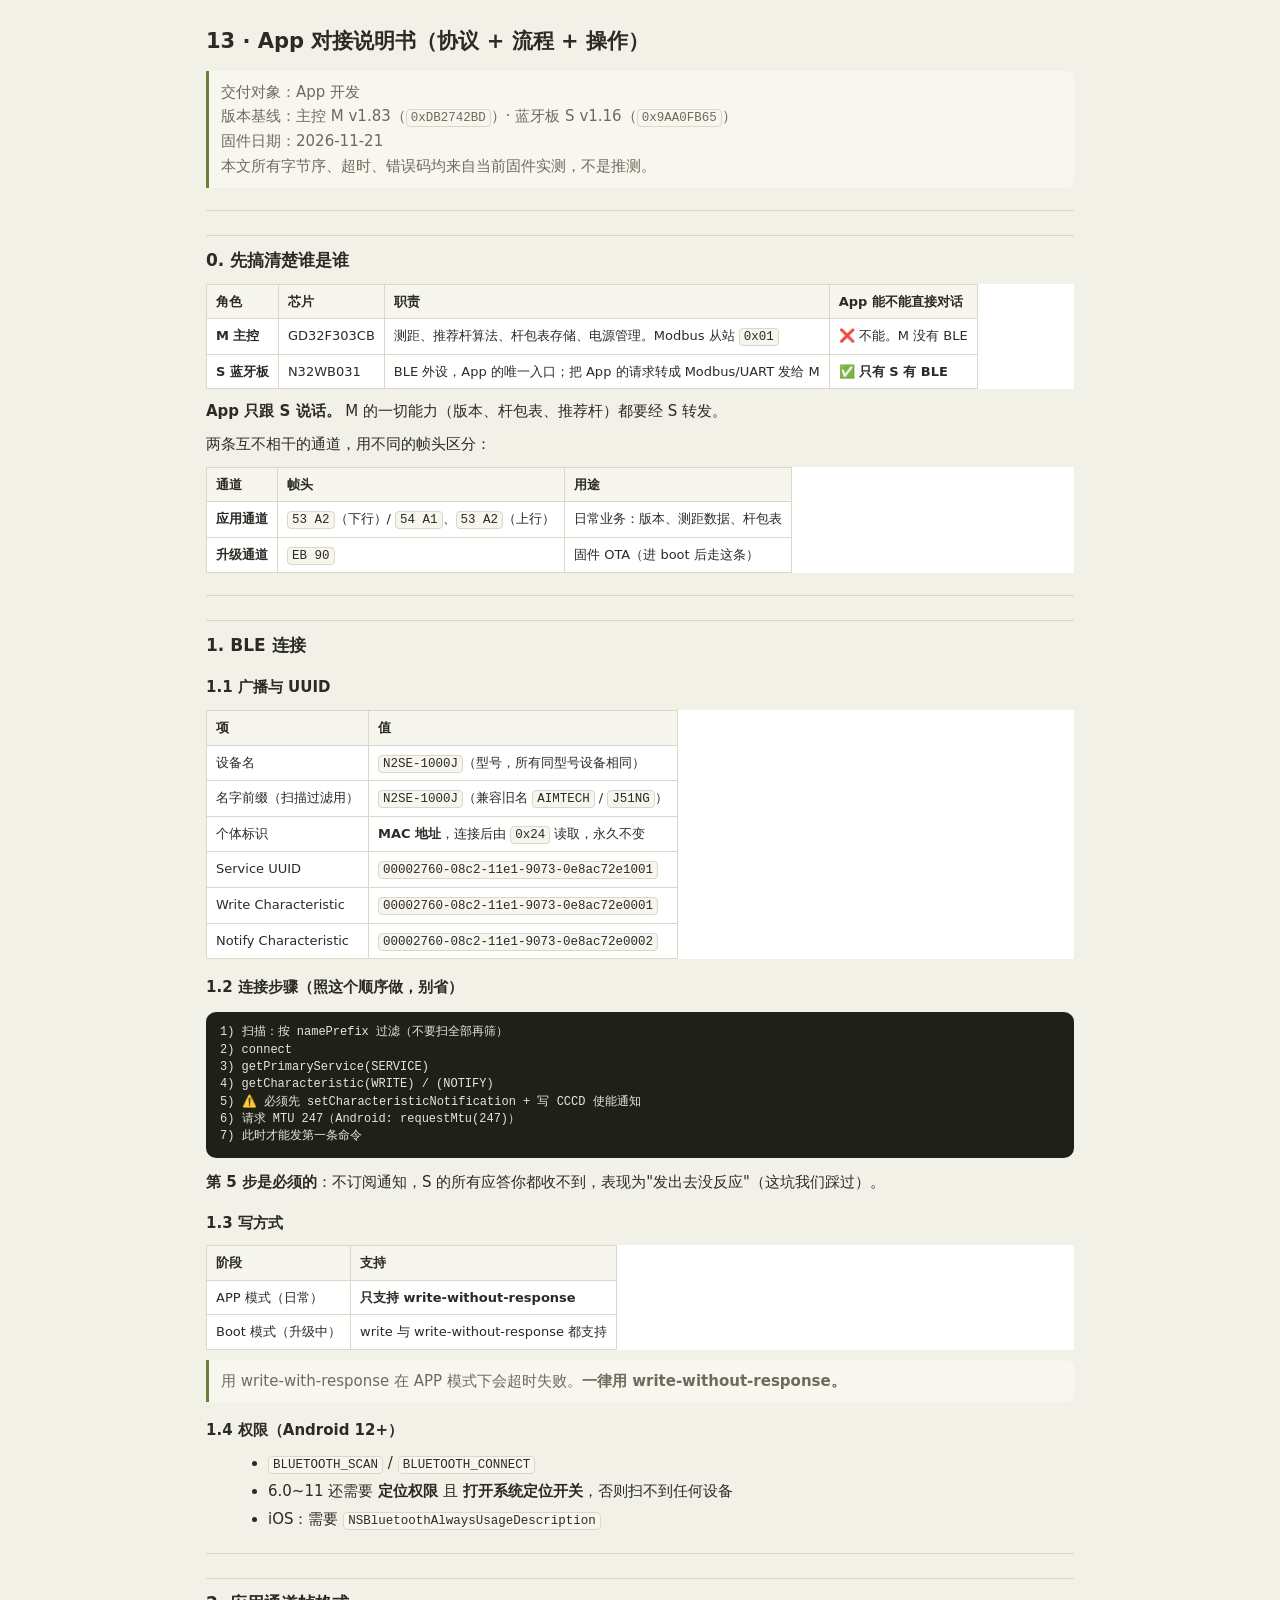
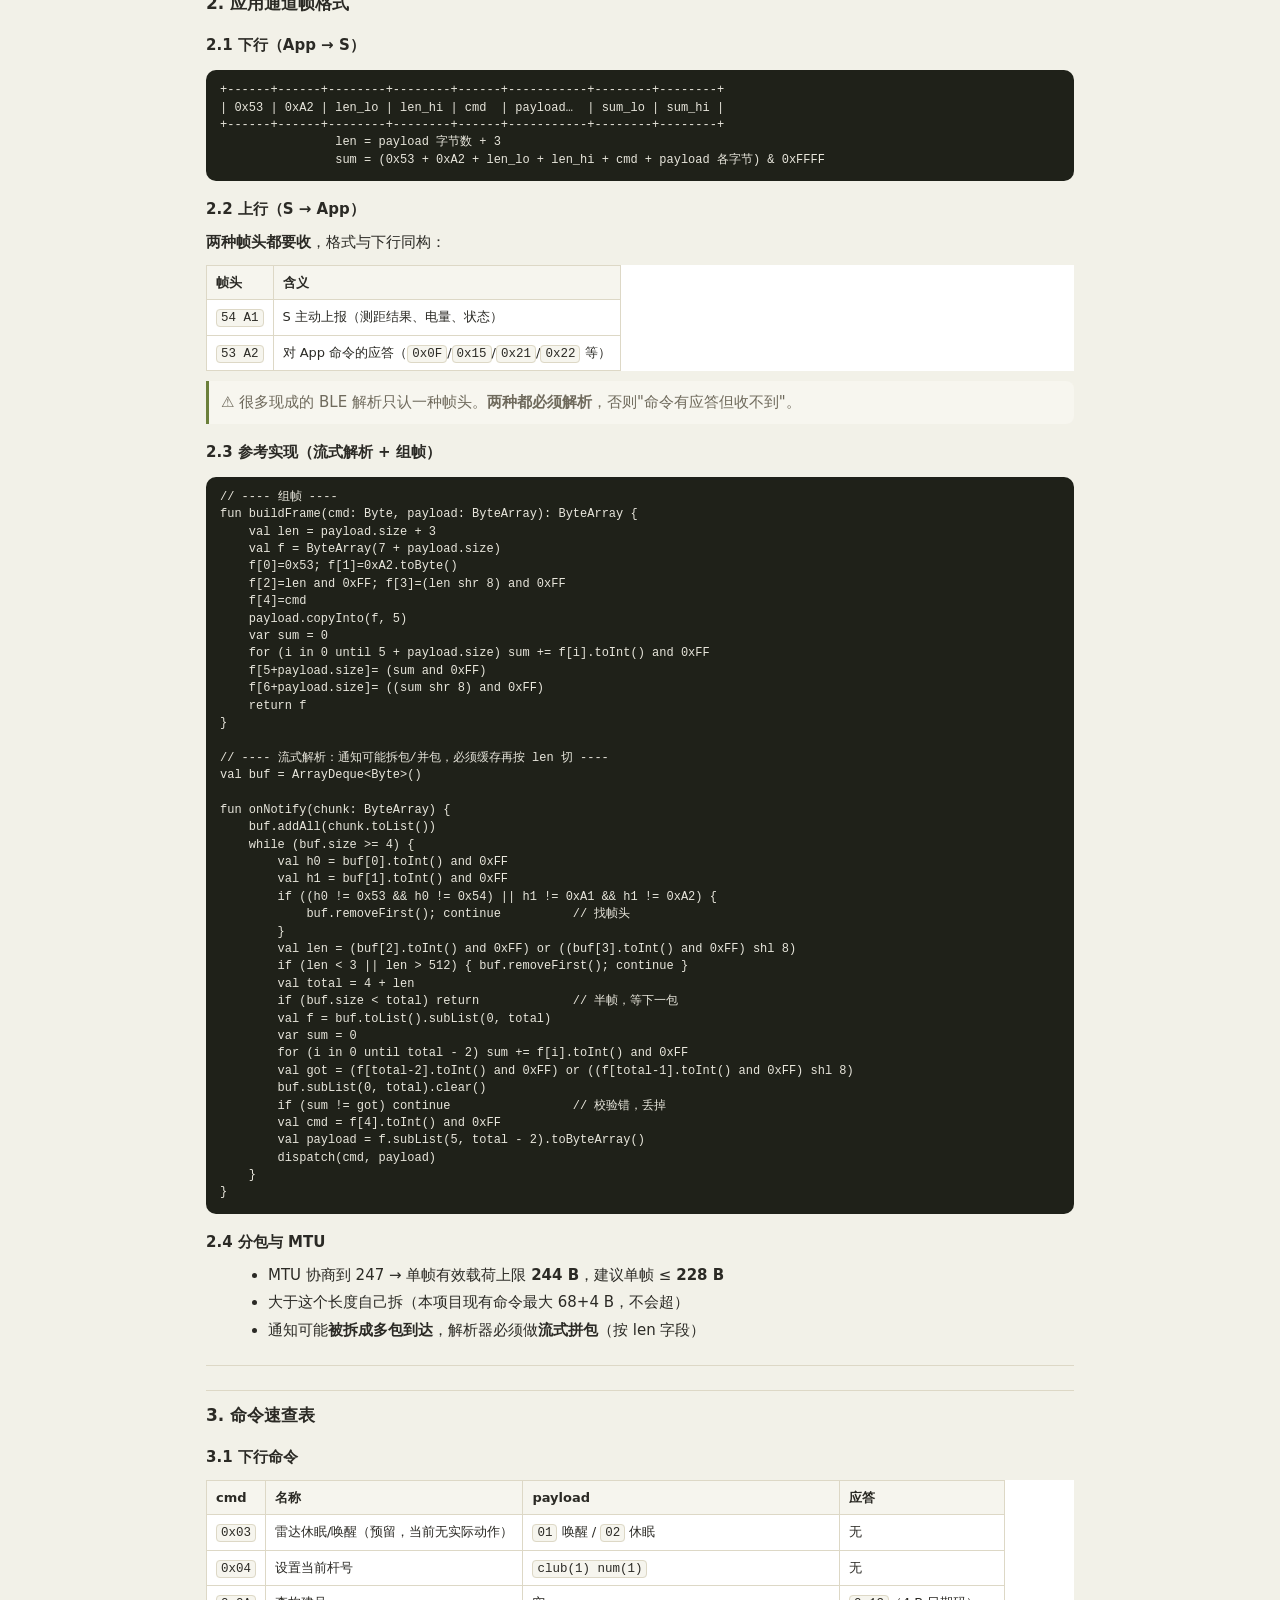
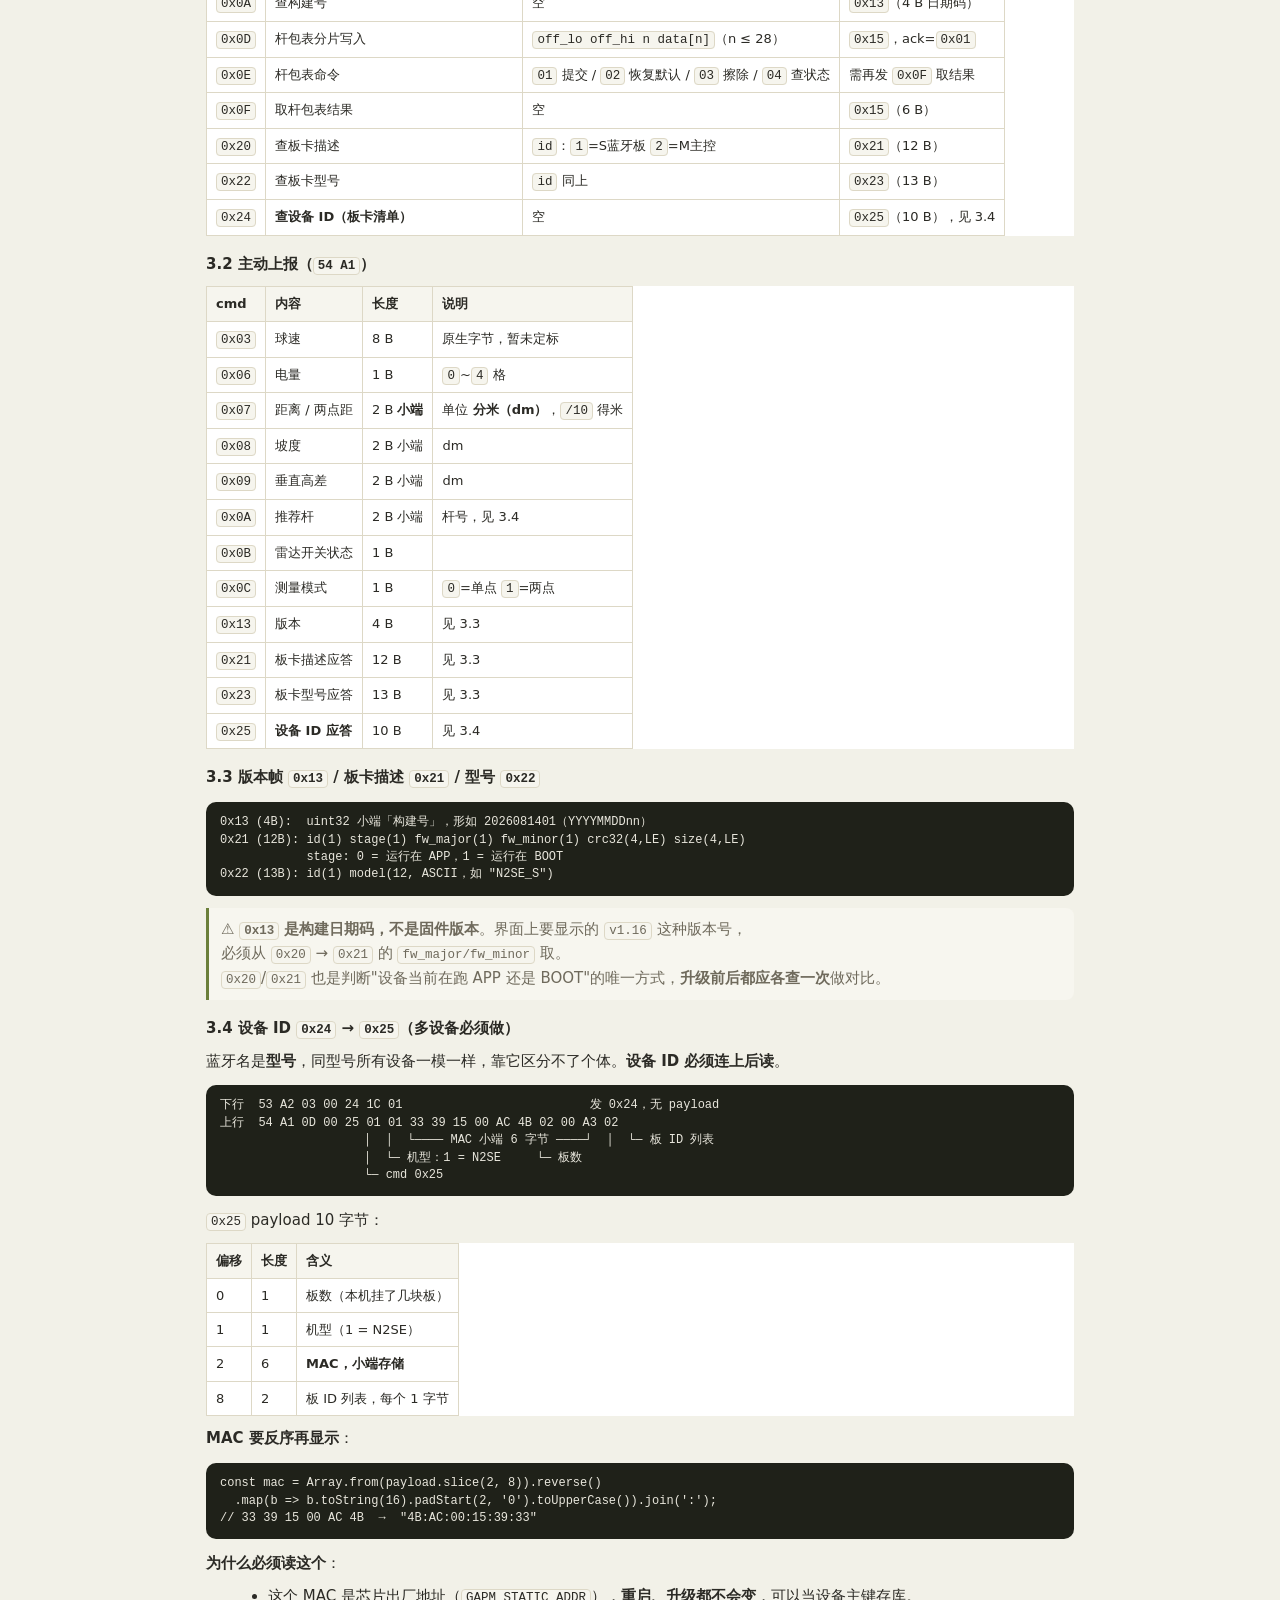
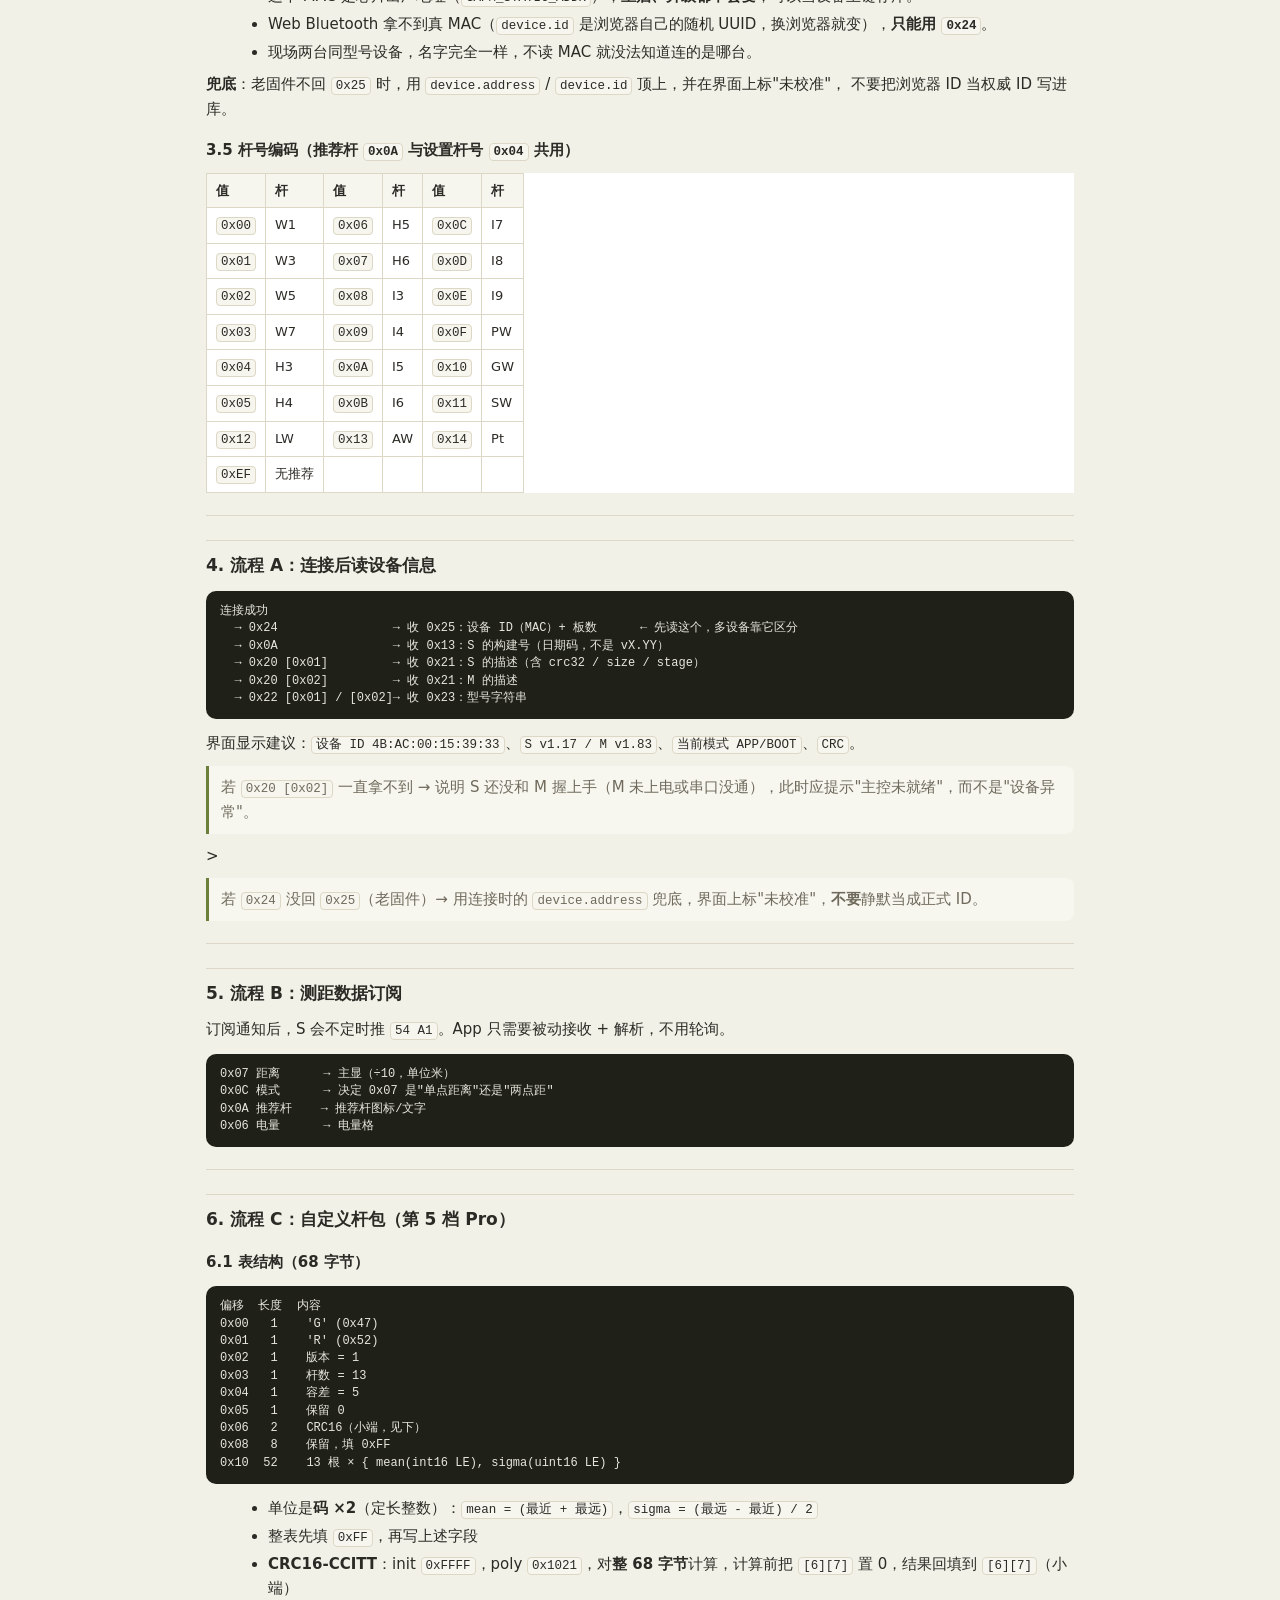
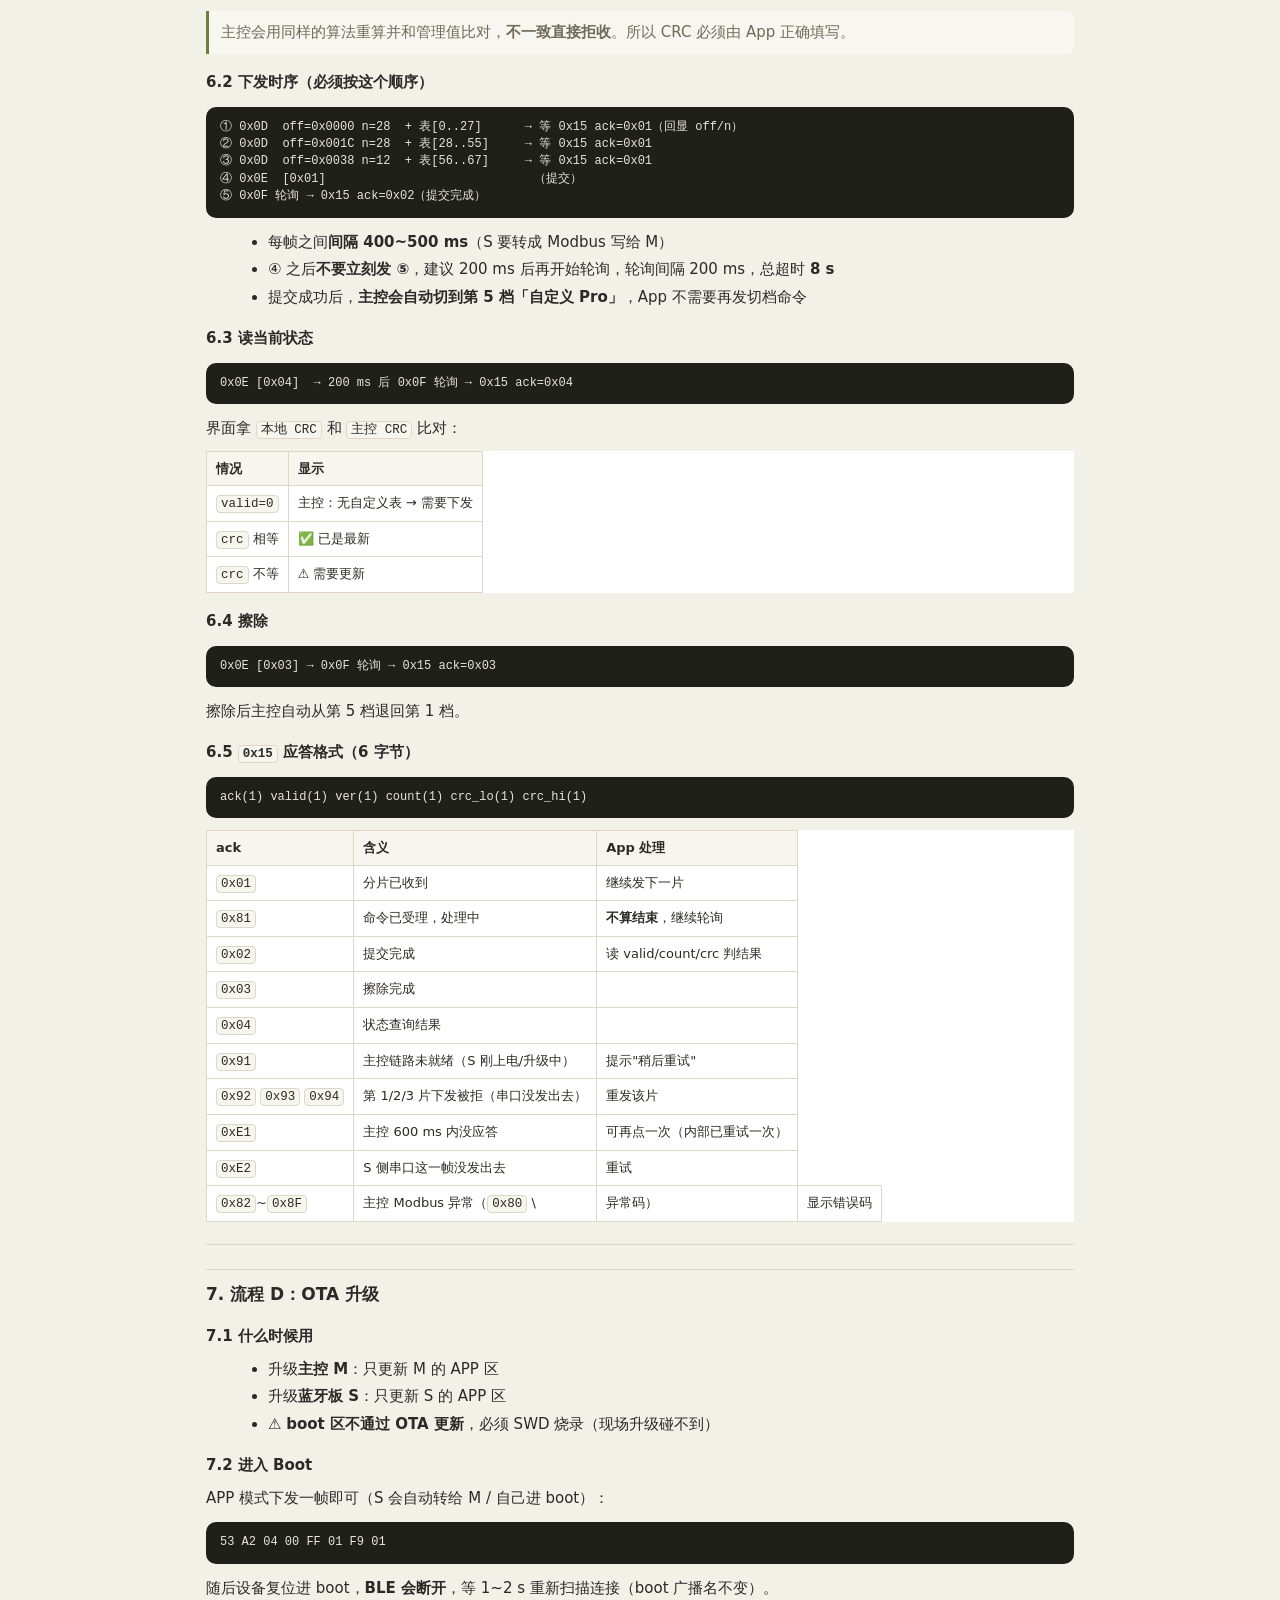
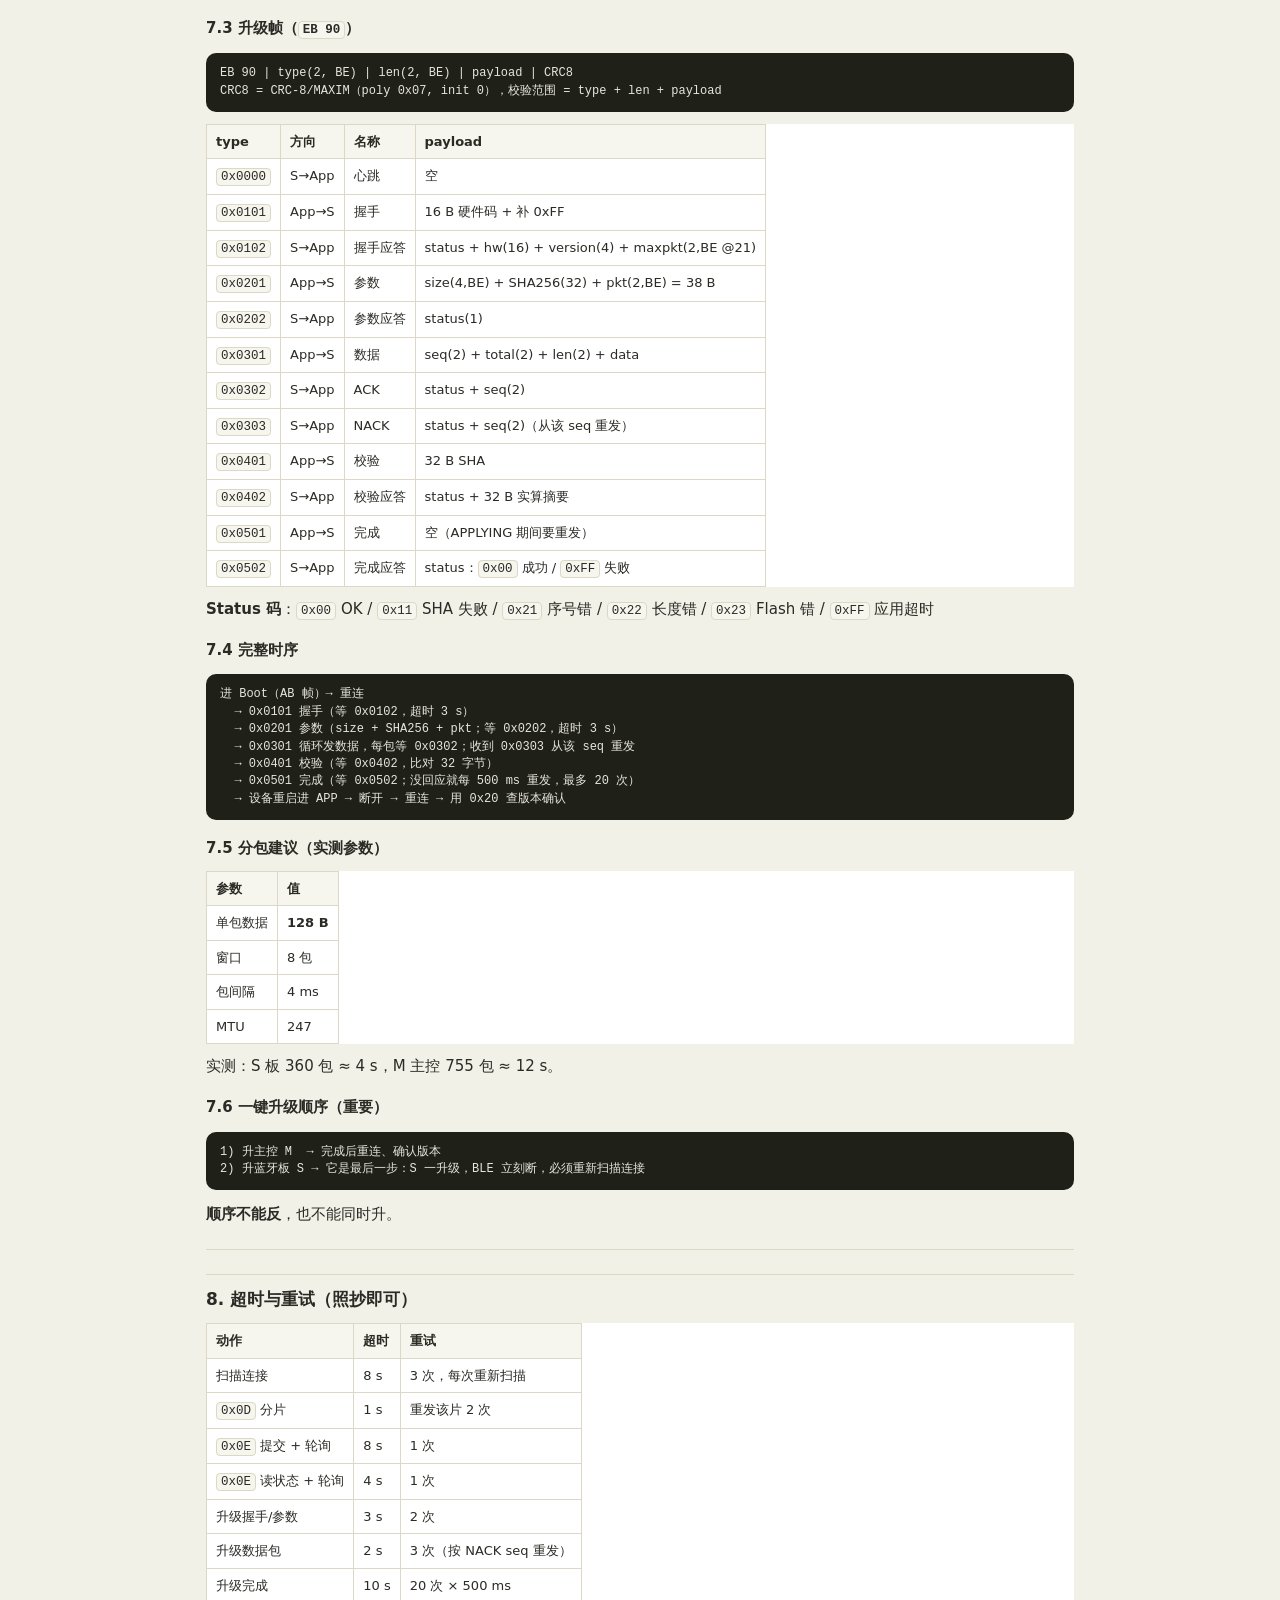
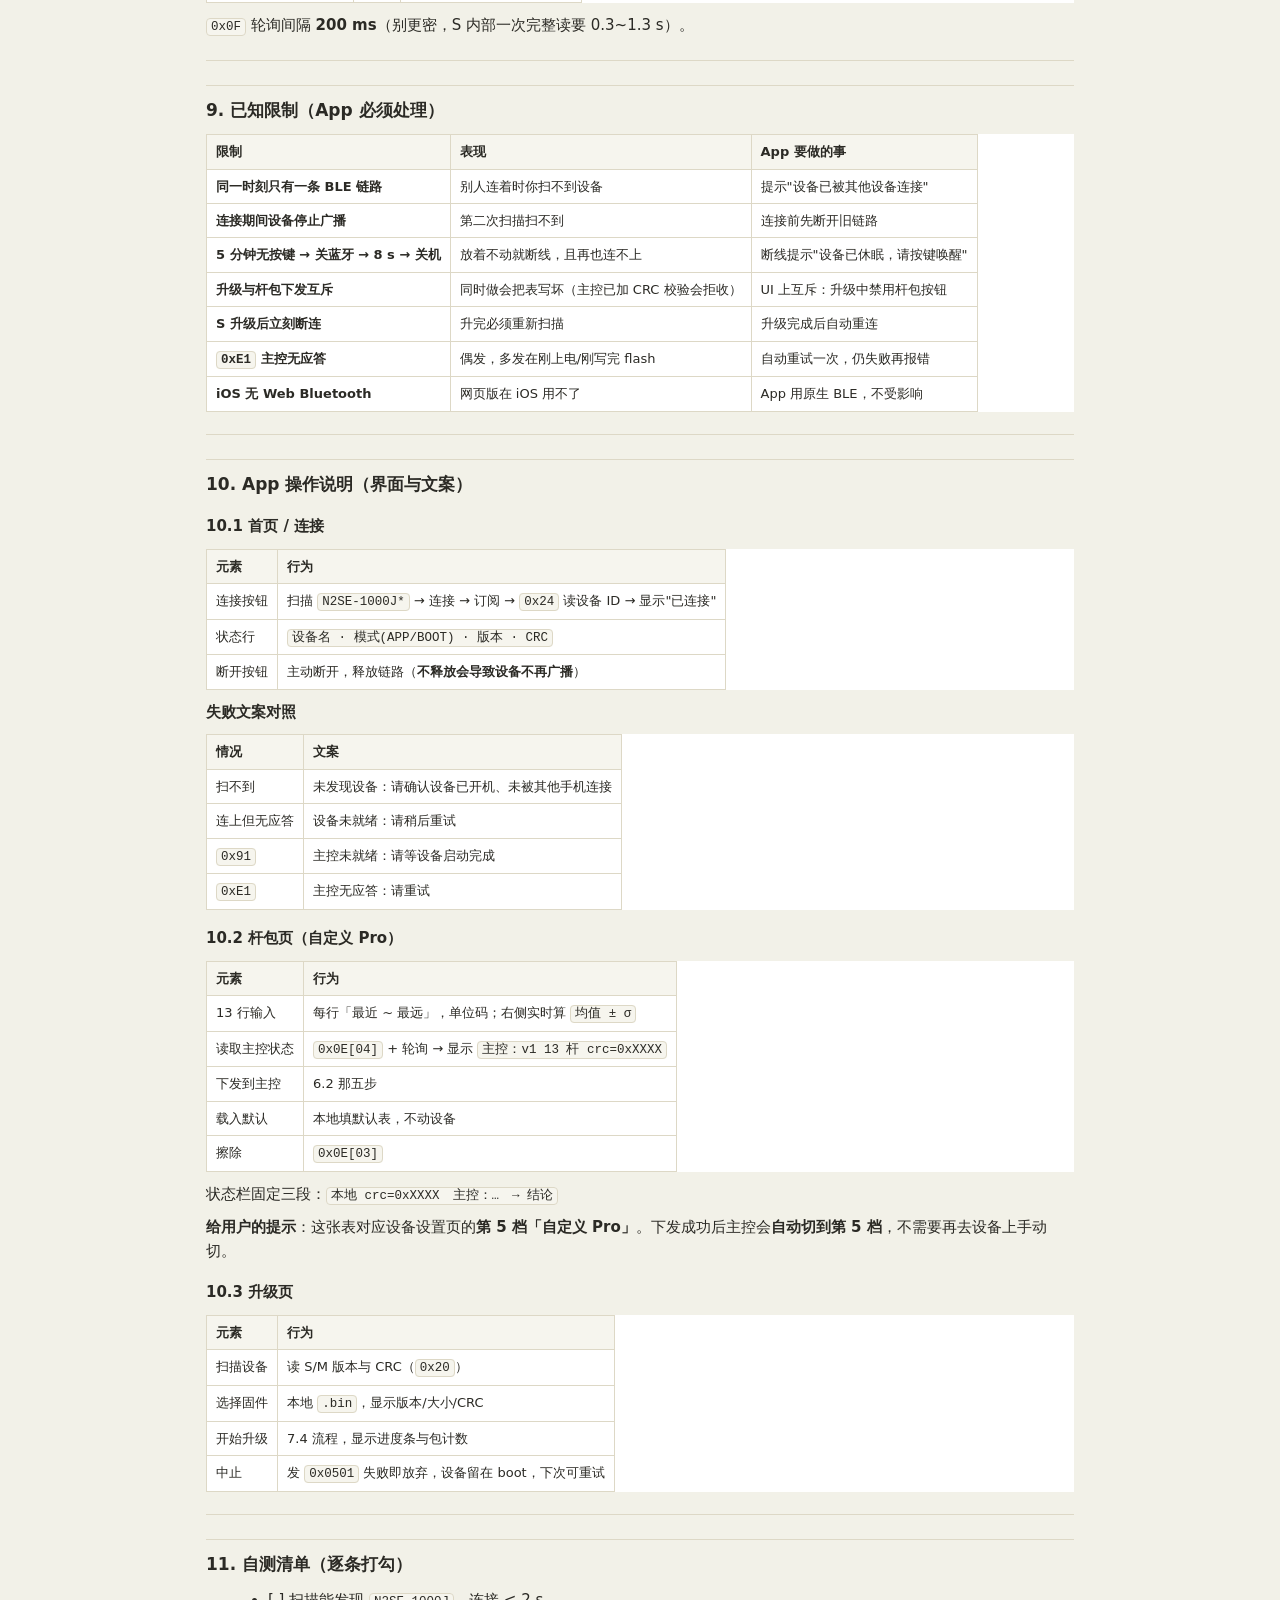
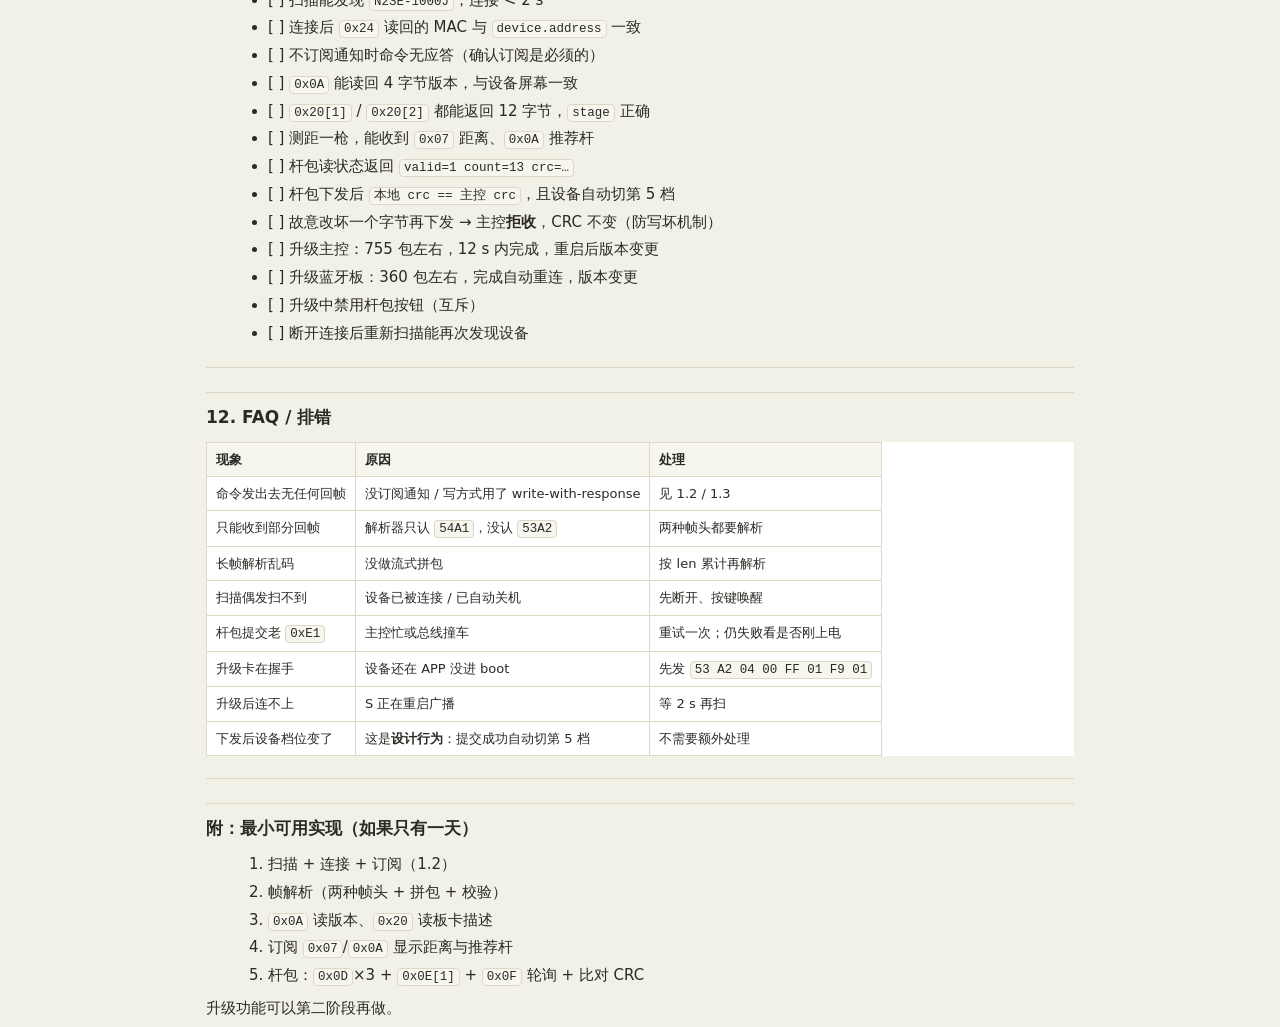
<file: docs/app-handover.html>
<!doctype html><html lang="zh-CN"><head><meta charset="utf-8"><meta name="viewport" content="width=device-width,initial-scale=1"><title>J51NG · App 对接说明书</title><style>
:root{--bg:#f2f1e8;--card:#fff;--line:#ddd8c6;--ink:#2b2a25;--muted:#6f6a5c;--accent:#6b7f3a;--code:#f6f5ee}
*{box-sizing:border-box}
body{margin:0;background:var(--bg);color:var(--ink);font:15px/1.65 -apple-system,"PingFang SC","Microsoft YaHei",system-ui,sans-serif}
.wrap{max-width:900px;margin:0 auto;padding:18px 16px 80px}
h1{font-size:21px;margin:6px 0 12px}
h2{font-size:17px;margin:24px 0 10px;padding-top:10px;border-top:1px solid var(--line)}
h3{font-size:15px;margin:16px 0 8px}
h4{font-size:14px;margin:12px 0 6px}
p{margin:8px 0}
ul,ol{margin:8px 0 8px 22px}
li{margin:3px 0}
a{color:var(--accent)}
code{background:var(--code);border:1px solid var(--line);border-radius:4px;padding:1px 4px;
     font-size:12.5px;font-family:ui-monospace,Consolas,monospace}
pre{background:#1f2119;color:#e8e6dc;padding:12px 14px;border-radius:10px;overflow-x:auto;
    font-size:12px;line-height:1.45}
pre code{background:none;border:0;color:inherit;padding:0;font-size:12px;white-space:pre}
table{border-collapse:collapse;width:100%;margin:10px 0;background:var(--card);font-size:13px;
      display:block;overflow-x:auto}
th,td{border:1px solid var(--line);padding:6px 9px;text-align:left;vertical-align:top;white-space:nowrap}
th{background:var(--code);font-weight:600}
blockquote{margin:10px 0;padding:9px 12px;border-left:3px solid var(--accent);background:#f7f6ef;
           color:var(--muted);border-radius:0 8px 8px 0}
hr{border:0;border-top:1px solid var(--line);margin:22px 0}
@media (max-width:700px){th,td{white-space:normal;word-break:break-word}table{display:table}}
</style></head><body><div class="wrap"><h1>13 · App 对接说明书（协议 + 流程 + 操作）</h1>
<blockquote>交付对象：App 开发<br>版本基线：主控 M v1.83（<code>0xDB2742BD</code>）· 蓝牙板 S v1.16（<code>0x9AA0FB65</code>）<br>固件日期：2026-11-21<br>本文所有字节序、超时、错误码均来自当前固件实测，不是推测。</blockquote>
<hr>
<h2>0. 先搞清楚谁是谁</h2>
<table><thead><tr><th>角色</th><th>芯片</th><th>职责</th><th>App 能不能直接对话</th></tr></thead><tbody><tr><td><strong>M 主控</strong></td><td>GD32F303CB</td><td>测距、推荐杆算法、杆包表存储、电源管理。Modbus 从站 <code>0x01</code></td><td>❌ 不能。M 没有 BLE</td></tr><tr><td><strong>S 蓝牙板</strong></td><td>N32WB031</td><td>BLE 外设，App 的唯一入口；把 App 的请求转成 Modbus/UART 发给 M</td><td>✅ <strong>只有 S 有 BLE</strong></td></tr></tbody></table>
<p><strong>App 只跟 S 说话。</strong> M 的一切能力（版本、杆包表、推荐杆）都要经 S 转发。</p>
<p>两条互不相干的通道，用不同的帧头区分：</p>
<table><thead><tr><th>通道</th><th>帧头</th><th>用途</th></tr></thead><tbody><tr><td><strong>应用通道</strong></td><td><code>53 A2</code>（下行）/ <code>54 A1</code>、<code>53 A2</code>（上行）</td><td>日常业务：版本、测距数据、杆包表</td></tr><tr><td><strong>升级通道</strong></td><td><code>EB 90</code></td><td>固件 OTA（进 boot 后走这条）</td></tr></tbody></table>
<hr>
<h2>1. BLE 连接</h2>
<h3>1.1 广播与 UUID</h3>
<table><thead><tr><th>项</th><th>值</th></tr></thead><tbody><tr><td>设备名</td><td><code>N2SE-1000J</code>（型号，所有同型号设备相同）</td></tr><tr><td>名字前缀（扫描过滤用）</td><td><code>N2SE-1000J</code>（兼容旧名 <code>AIMTECH</code> / <code>J51NG</code>）</td></tr><tr><td>个体标识</td><td><strong>MAC 地址</strong>，连接后由 <code>0x24</code> 读取，永久不变</td></tr><tr><td>Service UUID</td><td><code>00002760-08c2-11e1-9073-0e8ac72e1001</code></td></tr><tr><td>Write Characteristic</td><td><code>00002760-08c2-11e1-9073-0e8ac72e0001</code></td></tr><tr><td>Notify Characteristic</td><td><code>00002760-08c2-11e1-9073-0e8ac72e0002</code></td></tr></tbody></table>
<h3>1.2 连接步骤（照这个顺序做，别省）</h3>
<pre><code>1) 扫描：按 namePrefix 过滤（不要扫全部再筛）
2) connect
3) getPrimaryService(SERVICE)
4) getCharacteristic(WRITE) / (NOTIFY)
5) ⚠️ 必须先 setCharacteristicNotification + 写 CCCD 使能通知
6) 请求 MTU 247（Android: requestMtu(247)）
7) 此时才能发第一条命令</code></pre>
<p><strong>第 5 步是必须的</strong>：不订阅通知，S 的所有应答你都收不到，表现为&quot;发出去没反应&quot;（这坑我们踩过）。</p>
<h3>1.3 写方式</h3>
<table><thead><tr><th>阶段</th><th>支持</th></tr></thead><tbody><tr><td>APP 模式（日常）</td><td><strong>只支持 write-without-response</strong></td></tr><tr><td>Boot 模式（升级中）</td><td>write 与 write-without-response 都支持</td></tr></tbody></table>
<blockquote>用 write-with-response 在 APP 模式下会超时失败。<strong>一律用 write-without-response。</strong></blockquote>
<h3>1.4 权限（Android 12+）</h3>
<ul><li><code>BLUETOOTH_SCAN</code> / <code>BLUETOOTH_CONNECT</code></li><li>6.0~11 还需要 <strong>定位权限</strong> 且 <strong>打开系统定位开关</strong>，否则扫不到任何设备</li><li>iOS：需要 <code>NSBluetoothAlwaysUsageDescription</code></li></ul>
<hr>
<h2>2. 应用通道帧格式</h2>
<h3>2.1 下行（App → S）</h3>
<pre><code>+------+------+--------+--------+------+-----------+--------+--------+
| 0x53 | 0xA2 | len_lo | len_hi | cmd  | payload…  | sum_lo | sum_hi |
+------+------+--------+--------+------+-----------+--------+--------+
                len = payload 字节数 + 3
                sum = (0x53 + 0xA2 + len_lo + len_hi + cmd + payload 各字节) &amp; 0xFFFF</code></pre>
<h3>2.2 上行（S → App）</h3>
<p><strong>两种帧头都要收</strong>，格式与下行同构：</p>
<table><thead><tr><th>帧头</th><th>含义</th></tr></thead><tbody><tr><td><code>54 A1</code></td><td>S 主动上报（测距结果、电量、状态）</td></tr><tr><td><code>53 A2</code></td><td>对 App 命令的应答（<code>0x0F</code>/<code>0x15</code>/<code>0x21</code>/<code>0x22</code> 等）</td></tr></tbody></table>
<blockquote>⚠️ 很多现成的 BLE 解析只认一种帧头。<strong>两种都必须解析</strong>，否则&quot;命令有应答但收不到&quot;。</blockquote>
<h3>2.3 参考实现（流式解析 + 组帧）</h3>
<pre><code>// ---- 组帧 ----
fun buildFrame(cmd: Byte, payload: ByteArray): ByteArray {
    val len = payload.size + 3
    val f = ByteArray(7 + payload.size)
    f[0]=0x53; f[1]=0xA2.toByte()
    f[2]=len and 0xFF; f[3]=(len shr 8) and 0xFF
    f[4]=cmd
    payload.copyInto(f, 5)
    var sum = 0
    for (i in 0 until 5 + payload.size) sum += f[i].toInt() and 0xFF
    f[5+payload.size]= (sum and 0xFF)
    f[6+payload.size]= ((sum shr 8) and 0xFF)
    return f
}

// ---- 流式解析：通知可能拆包/并包，必须缓存再按 len 切 ----
val buf = ArrayDeque&lt;Byte&gt;()

fun onNotify(chunk: ByteArray) {
    buf.addAll(chunk.toList())
    while (buf.size &gt;= 4) {
        val h0 = buf[0].toInt() and 0xFF
        val h1 = buf[1].toInt() and 0xFF
        if ((h0 != 0x53 &amp;&amp; h0 != 0x54) || h1 != 0xA1 &amp;&amp; h1 != 0xA2) {
            buf.removeFirst(); continue          // 找帧头
        }
        val len = (buf[2].toInt() and 0xFF) or ((buf[3].toInt() and 0xFF) shl 8)
        if (len &lt; 3 || len &gt; 512) { buf.removeFirst(); continue }
        val total = 4 + len
        if (buf.size &lt; total) return             // 半帧，等下一包
        val f = buf.toList().subList(0, total)
        var sum = 0
        for (i in 0 until total - 2) sum += f[i].toInt() and 0xFF
        val got = (f[total-2].toInt() and 0xFF) or ((f[total-1].toInt() and 0xFF) shl 8)
        buf.subList(0, total).clear()
        if (sum != got) continue                 // 校验错，丢掉
        val cmd = f[4].toInt() and 0xFF
        val payload = f.subList(5, total - 2).toByteArray()
        dispatch(cmd, payload)
    }
}</code></pre>
<h3>2.4 分包与 MTU</h3>
<ul><li>MTU 协商到 247 → 单帧有效载荷上限 <strong>244 B</strong>，建议单帧 ≤ <strong>228 B</strong></li><li>大于这个长度自己拆（本项目现有命令最大 68+4 B，不会超）</li><li>通知可能<strong>被拆成多包到达</strong>，解析器必须做<strong>流式拼包</strong>（按 len 字段）</li></ul>
<hr>
<h2>3. 命令速查表</h2>
<h3>3.1 下行命令</h3>
<table><thead><tr><th>cmd</th><th>名称</th><th>payload</th><th>应答</th></tr></thead><tbody><tr><td><code>0x03</code></td><td>雷达休眠/唤醒（预留，当前无实际动作）</td><td><code>01</code> 唤醒 / <code>02</code> 休眠</td><td>无</td></tr><tr><td><code>0x04</code></td><td>设置当前杆号</td><td><code>club(1) num(1)</code></td><td>无</td></tr><tr><td><code>0x0A</code></td><td>查构建号</td><td>空</td><td><code>0x13</code>（4 B 日期码）</td></tr><tr><td><code>0x0D</code></td><td>杆包表分片写入</td><td><code>off_lo off_hi n data[n]</code>（n ≤ 28）</td><td><code>0x15</code>，ack=<code>0x01</code></td></tr><tr><td><code>0x0E</code></td><td>杆包表命令</td><td><code>01</code> 提交 / <code>02</code> 恢复默认 / <code>03</code> 擦除 / <code>04</code> 查状态</td><td>需再发 <code>0x0F</code> 取结果</td></tr><tr><td><code>0x0F</code></td><td>取杆包表结果</td><td>空</td><td><code>0x15</code>（6 B）</td></tr><tr><td><code>0x20</code></td><td>查板卡描述</td><td><code>id</code>：<code>1</code>=S蓝牙板 <code>2</code>=M主控</td><td><code>0x21</code>（12 B）</td></tr><tr><td><code>0x22</code></td><td>查板卡型号</td><td><code>id</code> 同上</td><td><code>0x23</code>（13 B）</td></tr><tr><td><code>0x24</code></td><td><strong>查设备 ID（板卡清单）</strong></td><td>空</td><td><code>0x25</code>（10 B），见 3.4</td></tr></tbody></table>
<h3>3.2 主动上报（<code>54 A1</code>）</h3>
<table><thead><tr><th>cmd</th><th>内容</th><th>长度</th><th>说明</th></tr></thead><tbody><tr><td><code>0x03</code></td><td>球速</td><td>8 B</td><td>原生字节，暂未定标</td></tr><tr><td><code>0x06</code></td><td>电量</td><td>1 B</td><td><code>0</code>~<code>4</code> 格</td></tr><tr><td><code>0x07</code></td><td>距离 / 两点距</td><td>2 B <strong>小端</strong></td><td>单位 <strong>分米（dm）</strong>，<code>/10</code> 得米</td></tr><tr><td><code>0x08</code></td><td>坡度</td><td>2 B 小端</td><td>dm</td></tr><tr><td><code>0x09</code></td><td>垂直高差</td><td>2 B 小端</td><td>dm</td></tr><tr><td><code>0x0A</code></td><td>推荐杆</td><td>2 B 小端</td><td>杆号，见 3.4</td></tr><tr><td><code>0x0B</code></td><td>雷达开关状态</td><td>1 B</td><td></td></tr><tr><td><code>0x0C</code></td><td>测量模式</td><td>1 B</td><td><code>0</code>=单点 <code>1</code>=两点</td></tr><tr><td><code>0x13</code></td><td>版本</td><td>4 B</td><td>见 3.3</td></tr><tr><td><code>0x21</code></td><td>板卡描述应答</td><td>12 B</td><td>见 3.3</td></tr><tr><td><code>0x23</code></td><td>板卡型号应答</td><td>13 B</td><td>见 3.3</td></tr><tr><td><code>0x25</code></td><td><strong>设备 ID 应答</strong></td><td>10 B</td><td>见 3.4</td></tr></tbody></table>
<h3>3.3 版本帧 <code>0x13</code> / 板卡描述 <code>0x21</code> / 型号 <code>0x22</code></h3>
<pre><code>0x13 (4B):  uint32 小端「构建号」，形如 2026081401（YYYYMMDDnn）
0x21 (12B): id(1) stage(1) fw_major(1) fw_minor(1) crc32(4,LE) size(4,LE)
            stage: 0 = 运行在 APP，1 = 运行在 BOOT
0x22 (13B): id(1) model(12, ASCII，如 &quot;N2SE_S&quot;)</code></pre>
<blockquote>⚠️ <strong><code>0x13</code> 是构建日期码，不是固件版本</strong>。界面上要显示的 <code>v1.16</code> 这种版本号，<br>必须从 <code>0x20</code> → <code>0x21</code> 的 <code>fw_major/fw_minor</code> 取。<br><code>0x20</code>/<code>0x21</code> 也是判断&quot;设备当前在跑 APP 还是 BOOT&quot;的唯一方式，<strong>升级前后都应各查一次</strong>做对比。</blockquote>
<h3>3.4 设备 ID <code>0x24</code> → <code>0x25</code>（多设备必须做）</h3>
<p>蓝牙名是<strong>型号</strong>，同型号所有设备一模一样，靠它区分不了个体。<strong>设备 ID 必须连上后读</strong>。</p>
<pre><code>下行  53 A2 03 00 24 1C 01                          发 0x24，无 payload
上行  54 A1 0D 00 25 01 01 33 39 15 00 AC 4B 02 00 A3 02
                    │  │  └──── MAC 小端 6 字节 ────┘  │  └─ 板 ID 列表
                    │  └─ 机型：1 = N2SE     └─ 板数
                    └─ cmd 0x25</code></pre>
<p><code>0x25</code> payload 10 字节：</p>
<table><thead><tr><th>偏移</th><th>长度</th><th>含义</th></tr></thead><tbody><tr><td>0</td><td>1</td><td>板数（本机挂了几块板）</td></tr><tr><td>1</td><td>1</td><td>机型（1 = N2SE）</td></tr><tr><td>2</td><td>6</td><td><strong>MAC，小端存储</strong></td></tr><tr><td>8</td><td>2</td><td>板 ID 列表，每个 1 字节</td></tr></tbody></table>
<p><strong>MAC 要反序再显示</strong>：</p>
<pre><code>const mac = Array.from(payload.slice(2, 8)).reverse()
  .map(b =&gt; b.toString(16).padStart(2, &#x27;0&#x27;).toUpperCase()).join(&#x27;:&#x27;);
// 33 39 15 00 AC 4B  →  &quot;4B:AC:00:15:39:33&quot;</code></pre>
<p><strong>为什么必须读这个</strong>：</p>
<ul><li>这个 MAC 是芯片出厂地址（<code>GAPM_STATIC_ADDR</code>），<strong>重启、升级都不会变</strong>，可以当设备主键存库。</li><li>Web Bluetooth 拿不到真 MAC（<code>device.id</code> 是浏览器自己的随机 UUID，换浏览器就变），<strong>只能用 <code>0x24</code></strong>。</li><li>现场两台同型号设备，名字完全一样，不读 MAC 就没法知道连的是哪台。</li></ul>
<p><strong>兜底</strong>：老固件不回 <code>0x25</code> 时，用 <code>device.address</code> / <code>device.id</code> 顶上，并在界面上标&quot;未校准&quot;， 不要把浏览器 ID 当权威 ID 写进库。</p>
<h3>3.5 杆号编码（推荐杆 <code>0x0A</code> 与设置杆号 <code>0x04</code> 共用）</h3>
<table><thead><tr><th>值</th><th>杆</th><th>值</th><th>杆</th><th>值</th><th>杆</th></tr></thead><tbody><tr><td><code>0x00</code></td><td>W1</td><td><code>0x06</code></td><td>H5</td><td><code>0x0C</code></td><td>I7</td></tr><tr><td><code>0x01</code></td><td>W3</td><td><code>0x07</code></td><td>H6</td><td><code>0x0D</code></td><td>I8</td></tr><tr><td><code>0x02</code></td><td>W5</td><td><code>0x08</code></td><td>I3</td><td><code>0x0E</code></td><td>I9</td></tr><tr><td><code>0x03</code></td><td>W7</td><td><code>0x09</code></td><td>I4</td><td><code>0x0F</code></td><td>PW</td></tr><tr><td><code>0x04</code></td><td>H3</td><td><code>0x0A</code></td><td>I5</td><td><code>0x10</code></td><td>GW</td></tr><tr><td><code>0x05</code></td><td>H4</td><td><code>0x0B</code></td><td>I6</td><td><code>0x11</code></td><td>SW</td></tr><tr><td><code>0x12</code></td><td>LW</td><td><code>0x13</code></td><td>AW</td><td><code>0x14</code></td><td>Pt</td></tr><tr><td><code>0xEF</code></td><td>无推荐</td><td></td><td></td><td></td><td></td></tr></tbody></table>
<hr>
<h2>4. 流程 A：连接后读设备信息</h2>
<pre><code>连接成功
  → 0x24                → 收 0x25：设备 ID（MAC）+ 板数      ← 先读这个，多设备靠它区分
  → 0x0A                → 收 0x13：S 的构建号（日期码，不是 vX.YY）
  → 0x20 [0x01]         → 收 0x21：S 的描述（含 crc32 / size / stage）
  → 0x20 [0x02]         → 收 0x21：M 的描述
  → 0x22 [0x01] / [0x02]→ 收 0x23：型号字符串</code></pre>
<p>界面显示建议：<code>设备 ID 4B:AC:00:15:39:33</code>、<code>S v1.17 / M v1.83</code>、<code>当前模式 APP/BOOT</code>、<code>CRC</code>。</p>
<blockquote>若 <code>0x20 [0x02]</code> 一直拿不到 → 说明 S 还没和 M 握上手（M 未上电或串口没通），此时应提示&quot;主控未就绪&quot;，而不是&quot;设备异常&quot;。</blockquote>
<p>&gt;</p>
<blockquote>若 <code>0x24</code> 没回 <code>0x25</code>（老固件）→ 用连接时的 <code>device.address</code> 兜底，界面上标&quot;未校准&quot;，<strong>不要</strong>静默当成正式 ID。</blockquote>
<hr>
<h2>5. 流程 B：测距数据订阅</h2>
<p>订阅通知后，S 会不定时推 <code>54 A1</code>。App 只需要被动接收 + 解析，不用轮询。</p>
<pre><code>0x07 距离      → 主显（÷10，单位米）
0x0C 模式      → 决定 0x07 是&quot;单点距离&quot;还是&quot;两点距&quot;
0x0A 推荐杆    → 推荐杆图标/文字
0x06 电量      → 电量格</code></pre>
<hr>
<h2>6. 流程 C：自定义杆包（第 5 档 Pro）</h2>
<h3>6.1 表结构（68 字节）</h3>
<pre><code>偏移  长度  内容
0x00   1    &#x27;G&#x27; (0x47)
0x01   1    &#x27;R&#x27; (0x52)
0x02   1    版本 = 1
0x03   1    杆数 = 13
0x04   1    容差 = 5
0x05   1    保留 0
0x06   2    CRC16（小端，见下）
0x08   8    保留，填 0xFF
0x10  52    13 根 × { mean(int16 LE), sigma(uint16 LE) }</code></pre>
<ul><li>单位是<strong>码 ×2</strong>（定长整数）：<code>mean = (最近 + 最远)</code>，<code>sigma = (最远 - 最近) / 2</code></li><li>整表先填 <code>0xFF</code>，再写上述字段</li><li><strong>CRC16-CCITT</strong>：init <code>0xFFFF</code>，poly <code>0x1021</code>，对<strong>整 68 字节</strong>计算，计算前把 <code>[6][7]</code> 置 0，结果回填到 <code>[6][7]</code>（小端）</li></ul>
<blockquote>主控会用同样的算法重算并和管理值比对，<strong>不一致直接拒收</strong>。所以 CRC 必须由 App 正确填写。</blockquote>
<h3>6.2 下发时序（必须按这个顺序）</h3>
<pre><code>① 0x0D  off=0x0000 n=28  + 表[0..27]      → 等 0x15 ack=0x01（回显 off/n）
② 0x0D  off=0x001C n=28  + 表[28..55]     → 等 0x15 ack=0x01
③ 0x0D  off=0x0038 n=12  + 表[56..67]     → 等 0x15 ack=0x01
④ 0x0E  [0x01]                             （提交）
⑤ 0x0F 轮询 → 0x15 ack=0x02（提交完成）</code></pre>
<ul><li>每帧之间<strong>间隔 400~500 ms</strong>（S 要转成 Modbus 写给 M）</li><li>④ 之后<strong>不要立刻发 ⑤</strong>，建议 200 ms 后再开始轮询，轮询间隔 200 ms，总超时 <strong>8 s</strong></li><li>提交成功后，<strong>主控会自动切到第 5 档「自定义 Pro」</strong>，App 不需要再发切档命令</li></ul>
<h3>6.3 读当前状态</h3>
<pre><code>0x0E [0x04]  → 200 ms 后 0x0F 轮询 → 0x15 ack=0x04</code></pre>
<p>界面拿 <code>本地 CRC</code> 和 <code>主控 CRC</code> 比对：</p>
<table><thead><tr><th>情况</th><th>显示</th></tr></thead><tbody><tr><td><code>valid=0</code></td><td>主控：无自定义表 → 需要下发</td></tr><tr><td><code>crc</code> 相等</td><td>✅ 已是最新</td></tr><tr><td><code>crc</code> 不等</td><td>⚠️ 需要更新</td></tr></tbody></table>
<h3>6.4 擦除</h3>
<pre><code>0x0E [0x03] → 0x0F 轮询 → 0x15 ack=0x03</code></pre>
<p>擦除后主控自动从第 5 档退回第 1 档。</p>
<h3>6.5 <code>0x15</code> 应答格式（6 字节）</h3>
<pre><code>ack(1) valid(1) ver(1) count(1) crc_lo(1) crc_hi(1)</code></pre>
<table><thead><tr><th>ack</th><th>含义</th><th>App 处理</th></tr></thead><tbody><tr><td><code>0x01</code></td><td>分片已收到</td><td>继续发下一片</td></tr><tr><td><code>0x81</code></td><td>命令已受理，处理中</td><td><strong>不算结束</strong>，继续轮询</td></tr><tr><td><code>0x02</code></td><td>提交完成</td><td>读 valid/count/crc 判结果</td></tr><tr><td><code>0x03</code></td><td>擦除完成</td><td></td></tr><tr><td><code>0x04</code></td><td>状态查询结果</td><td></td></tr><tr><td><code>0x91</code></td><td>主控链路未就绪（S 刚上电/升级中）</td><td>提示&quot;稍后重试&quot;</td></tr><tr><td><code>0x92</code> <code>0x93</code> <code>0x94</code></td><td>第 1/2/3 片下发被拒（串口没发出去）</td><td>重发该片</td></tr><tr><td><code>0xE1</code></td><td>主控 600 ms 内没应答</td><td>可再点一次（内部已重试一次）</td></tr><tr><td><code>0xE2</code></td><td>S 侧串口这一帧没发出去</td><td>重试</td></tr><tr><td><code>0x82</code>~<code>0x8F</code></td><td>主控 Modbus 异常（<code>0x80</code> \</td><td>异常码）</td><td>显示错误码</td></tr></tbody></table>
<hr>
<h2>7. 流程 D：OTA 升级</h2>
<h3>7.1 什么时候用</h3>
<ul><li>升级<strong>主控 M</strong>：只更新 M 的 APP 区</li><li>升级<strong>蓝牙板 S</strong>：只更新 S 的 APP 区</li><li>⚠️ <strong>boot 区不通过 OTA 更新</strong>，必须 SWD 烧录（现场升级碰不到）</li></ul>
<h3>7.2 进入 Boot</h3>
<p>APP 模式下发一帧即可（S 会自动转给 M / 自己进 boot）：</p>
<pre><code>53 A2 04 00 FF 01 F9 01</code></pre>
<p>随后设备复位进 boot，<strong>BLE 会断开</strong>，等 1~2 s 重新扫描连接（boot 广播名不变）。</p>
<h3>7.3 升级帧（<code>EB 90</code>）</h3>
<pre><code>EB 90 | type(2, BE) | len(2, BE) | payload | CRC8
CRC8 = CRC-8/MAXIM（poly 0x07, init 0），校验范围 = type + len + payload</code></pre>
<table><thead><tr><th>type</th><th>方向</th><th>名称</th><th>payload</th></tr></thead><tbody><tr><td><code>0x0000</code></td><td>S→App</td><td>心跳</td><td>空</td></tr><tr><td><code>0x0101</code></td><td>App→S</td><td>握手</td><td>16 B 硬件码 + 补 0xFF</td></tr><tr><td><code>0x0102</code></td><td>S→App</td><td>握手应答</td><td>status + hw(16) + version(4) + maxpkt(2,BE @21)</td></tr><tr><td><code>0x0201</code></td><td>App→S</td><td>参数</td><td>size(4,BE) + SHA256(32) + pkt(2,BE) = 38 B</td></tr><tr><td><code>0x0202</code></td><td>S→App</td><td>参数应答</td><td>status(1)</td></tr><tr><td><code>0x0301</code></td><td>App→S</td><td>数据</td><td>seq(2) + total(2) + len(2) + data</td></tr><tr><td><code>0x0302</code></td><td>S→App</td><td>ACK</td><td>status + seq(2)</td></tr><tr><td><code>0x0303</code></td><td>S→App</td><td>NACK</td><td>status + seq(2)（从该 seq 重发）</td></tr><tr><td><code>0x0401</code></td><td>App→S</td><td>校验</td><td>32 B SHA</td></tr><tr><td><code>0x0402</code></td><td>S→App</td><td>校验应答</td><td>status + 32 B 实算摘要</td></tr><tr><td><code>0x0501</code></td><td>App→S</td><td>完成</td><td>空（APPLYING 期间要重发）</td></tr><tr><td><code>0x0502</code></td><td>S→App</td><td>完成应答</td><td>status：<code>0x00</code> 成功 / <code>0xFF</code> 失败</td></tr></tbody></table>
<p><strong>Status 码</strong>：<code>0x00</code> OK / <code>0x11</code> SHA 失败 / <code>0x21</code> 序号错 / <code>0x22</code> 长度错 / <code>0x23</code> Flash 错 / <code>0xFF</code> 应用超时</p>
<h3>7.4 完整时序</h3>
<pre><code>进 Boot（AB 帧）→ 重连
  → 0x0101 握手（等 0x0102，超时 3 s）
  → 0x0201 参数（size + SHA256 + pkt；等 0x0202，超时 3 s）
  → 0x0301 循环发数据，每包等 0x0302；收到 0x0303 从该 seq 重发
  → 0x0401 校验（等 0x0402，比对 32 字节）
  → 0x0501 完成（等 0x0502；没回应就每 500 ms 重发，最多 20 次）
  → 设备重启进 APP → 断开 → 重连 → 用 0x20 查版本确认</code></pre>
<h3>7.5 分包建议（实测参数）</h3>
<table><thead><tr><th>参数</th><th>值</th></tr></thead><tbody><tr><td>单包数据</td><td><strong>128 B</strong></td></tr><tr><td>窗口</td><td>8 包</td></tr><tr><td>包间隔</td><td>4 ms</td></tr><tr><td>MTU</td><td>247</td></tr></tbody></table>
<p>实测：S 板 360 包 ≈ 4 s，M 主控 755 包 ≈ 12 s。</p>
<h3>7.6 一键升级顺序（重要）</h3>
<pre><code>1) 升主控 M  → 完成后重连、确认版本
2) 升蓝牙板 S → 它是最后一步：S 一升级，BLE 立刻断，必须重新扫描连接</code></pre>
<p><strong>顺序不能反</strong>，也不能同时升。</p>
<hr>
<h2>8. 超时与重试（照抄即可）</h2>
<table><thead><tr><th>动作</th><th>超时</th><th>重试</th></tr></thead><tbody><tr><td>扫描连接</td><td>8 s</td><td>3 次，每次重新扫描</td></tr><tr><td><code>0x0D</code> 分片</td><td>1 s</td><td>重发该片 2 次</td></tr><tr><td><code>0x0E</code> 提交 + 轮询</td><td>8 s</td><td>1 次</td></tr><tr><td><code>0x0E</code> 读状态 + 轮询</td><td>4 s</td><td>1 次</td></tr><tr><td>升级握手/参数</td><td>3 s</td><td>2 次</td></tr><tr><td>升级数据包</td><td>2 s</td><td>3 次（按 NACK seq 重发）</td></tr><tr><td>升级完成</td><td>10 s</td><td>20 次 × 500 ms</td></tr></tbody></table>
<p><code>0x0F</code> 轮询间隔 <strong>200 ms</strong>（别更密，S 内部一次完整读要 0.3~1.3 s）。</p>
<hr>
<h2>9. 已知限制（App 必须处理）</h2>
<table><thead><tr><th>限制</th><th>表现</th><th>App 要做的事</th></tr></thead><tbody><tr><td><strong>同一时刻只有一条 BLE 链路</strong></td><td>别人连着时你扫不到设备</td><td>提示&quot;设备已被其他设备连接&quot;</td></tr><tr><td><strong>连接期间设备停止广播</strong></td><td>第二次扫描扫不到</td><td>连接前先断开旧链路</td></tr><tr><td><strong>5 分钟无按键 → 关蓝牙 → 8 s → 关机</strong></td><td>放着不动就断线，且再也连不上</td><td>断线提示&quot;设备已休眠，请按键唤醒&quot;</td></tr><tr><td><strong>升级与杆包下发互斥</strong></td><td>同时做会把表写坏（主控已加 CRC 校验会拒收）</td><td>UI 上互斥：升级中禁用杆包按钮</td></tr><tr><td><strong>S 升级后立刻断连</strong></td><td>升完必须重新扫描</td><td>升级完成后自动重连</td></tr><tr><td><strong><code>0xE1</code> 主控无应答</strong></td><td>偶发，多发在刚上电/刚写完 flash</td><td>自动重试一次，仍失败再报错</td></tr><tr><td><strong>iOS 无 Web Bluetooth</strong></td><td>网页版在 iOS 用不了</td><td>App 用原生 BLE，不受影响</td></tr></tbody></table>
<hr>
<h2>10. App 操作说明（界面与文案）</h2>
<h3>10.1 首页 / 连接</h3>
<table><thead><tr><th>元素</th><th>行为</th></tr></thead><tbody><tr><td>连接按钮</td><td>扫描 <code>N2SE-1000J*</code> → 连接 → 订阅 → <code>0x24</code> 读设备 ID → 显示&quot;已连接&quot;</td></tr><tr><td>状态行</td><td><code>设备名 · 模式(APP/BOOT) · 版本 · CRC</code></td></tr><tr><td>断开按钮</td><td>主动断开，释放链路（<strong>不释放会导致设备不再广播</strong>）</td></tr></tbody></table>
<p><strong>失败文案对照</strong></p>
<table><thead><tr><th>情况</th><th>文案</th></tr></thead><tbody><tr><td>扫不到</td><td>未发现设备：请确认设备已开机、未被其他手机连接</td></tr><tr><td>连上但无应答</td><td>设备未就绪：请稍后重试</td></tr><tr><td><code>0x91</code></td><td>主控未就绪：请等设备启动完成</td></tr><tr><td><code>0xE1</code></td><td>主控无应答：请重试</td></tr></tbody></table>
<h3>10.2 杆包页（自定义 Pro）</h3>
<table><thead><tr><th>元素</th><th>行为</th></tr></thead><tbody><tr><td>13 行输入</td><td>每行「最近 ~ 最远」，单位码；右侧实时算 <code>均值 ± σ</code></td></tr><tr><td>读取主控状态</td><td><code>0x0E[04]</code> + 轮询 → 显示 <code>主控：v1 13 杆 crc=0xXXXX</code></td></tr><tr><td>下发到主控</td><td>6.2 那五步</td></tr><tr><td>载入默认</td><td>本地填默认表，不动设备</td></tr><tr><td>擦除</td><td><code>0x0E[03]</code></td></tr></tbody></table>
<p>状态栏固定三段：<code>本地 crc=0xXXXX　主控：…　→ 结论</code></p>
<p><strong>给用户的提示</strong>：这张表对应设备设置页的<strong>第 5 档「自定义 Pro」</strong>。下发成功后主控会<strong>自动切到第 5 档</strong>，不需要再去设备上手动切。</p>
<h3>10.3 升级页</h3>
<table><thead><tr><th>元素</th><th>行为</th></tr></thead><tbody><tr><td>扫描设备</td><td>读 S/M 版本与 CRC（<code>0x20</code>）</td></tr><tr><td>选择固件</td><td>本地 <code>.bin</code>，显示版本/大小/CRC</td></tr><tr><td>开始升级</td><td>7.4 流程，显示进度条与包计数</td></tr><tr><td>中止</td><td>发 <code>0x0501</code> 失败即放弃，设备留在 boot，下次可重试</td></tr></tbody></table>
<hr>
<h2>11. 自测清单（逐条打勾）</h2>
<ul><li>[ ] 扫描能发现 <code>N2SE-1000J</code>，连接 &lt; 2 s</li><li>[ ] 连接后 <code>0x24</code> 读回的 MAC 与 <code>device.address</code> 一致</li><li>[ ] 不订阅通知时命令无应答（确认订阅是必须的）</li><li>[ ] <code>0x0A</code> 能读回 4 字节版本，与设备屏幕一致</li><li>[ ] <code>0x20[1]</code> / <code>0x20[2]</code> 都能返回 12 字节，<code>stage</code> 正确</li><li>[ ] 测距一枪，能收到 <code>0x07</code> 距离、<code>0x0A</code> 推荐杆</li><li>[ ] 杆包读状态返回 <code>valid=1 count=13 crc=…</code></li><li>[ ] 杆包下发后 <code>本地 crc == 主控 crc</code>，且设备自动切第 5 档</li><li>[ ] 故意改坏一个字节再下发 → 主控<strong>拒收</strong>，CRC 不变（防写坏机制）</li><li>[ ] 升级主控：755 包左右，12 s 内完成，重启后版本变更</li><li>[ ] 升级蓝牙板：360 包左右，完成自动重连，版本变更</li><li>[ ] 升级中禁用杆包按钮（互斥）</li><li>[ ] 断开连接后重新扫描能再次发现设备</li></ul>
<hr>
<h2>12. FAQ / 排错</h2>
<table><thead><tr><th>现象</th><th>原因</th><th>处理</th></tr></thead><tbody><tr><td>命令发出去无任何回帧</td><td>没订阅通知 / 写方式用了 write-with-response</td><td>见 1.2 / 1.3</td></tr><tr><td>只能收到部分回帧</td><td>解析器只认 <code>54A1</code>，没认 <code>53A2</code></td><td>两种帧头都要解析</td></tr><tr><td>长帧解析乱码</td><td>没做流式拼包</td><td>按 len 累计再解析</td></tr><tr><td>扫描偶发扫不到</td><td>设备已被连接 / 已自动关机</td><td>先断开、按键唤醒</td></tr><tr><td>杆包提交老 <code>0xE1</code></td><td>主控忙或总线撞车</td><td>重试一次；仍失败看是否刚上电</td></tr><tr><td>升级卡在握手</td><td>设备还在 APP 没进 boot</td><td>先发 <code>53 A2 04 00 FF 01 F9 01</code></td></tr><tr><td>升级后连不上</td><td>S 正在重启广播</td><td>等 2 s 再扫</td></tr><tr><td>下发后设备档位变了</td><td>这是<strong>设计行为</strong>：提交成功自动切第 5 档</td><td>不需要额外处理</td></tr></tbody></table>
<hr>
<h2>附：最小可用实现（如果只有一天）</h2>
<ol><li>扫描 + 连接 + 订阅（1.2）</li><li>帧解析（两种帧头 + 拼包 + 校验）</li><li><code>0x0A</code> 读版本、<code>0x20</code> 读板卡描述</li><li>订阅 <code>0x07</code>/<code>0x0A</code> 显示距离与推荐杆</li><li>杆包：<code>0x0D</code>×3 + <code>0x0E[1]</code> + <code>0x0F</code> 轮询 + 比对 CRC</li></ol>
<p>升级功能可以第二阶段再做。</p></div></body></html>
</file>
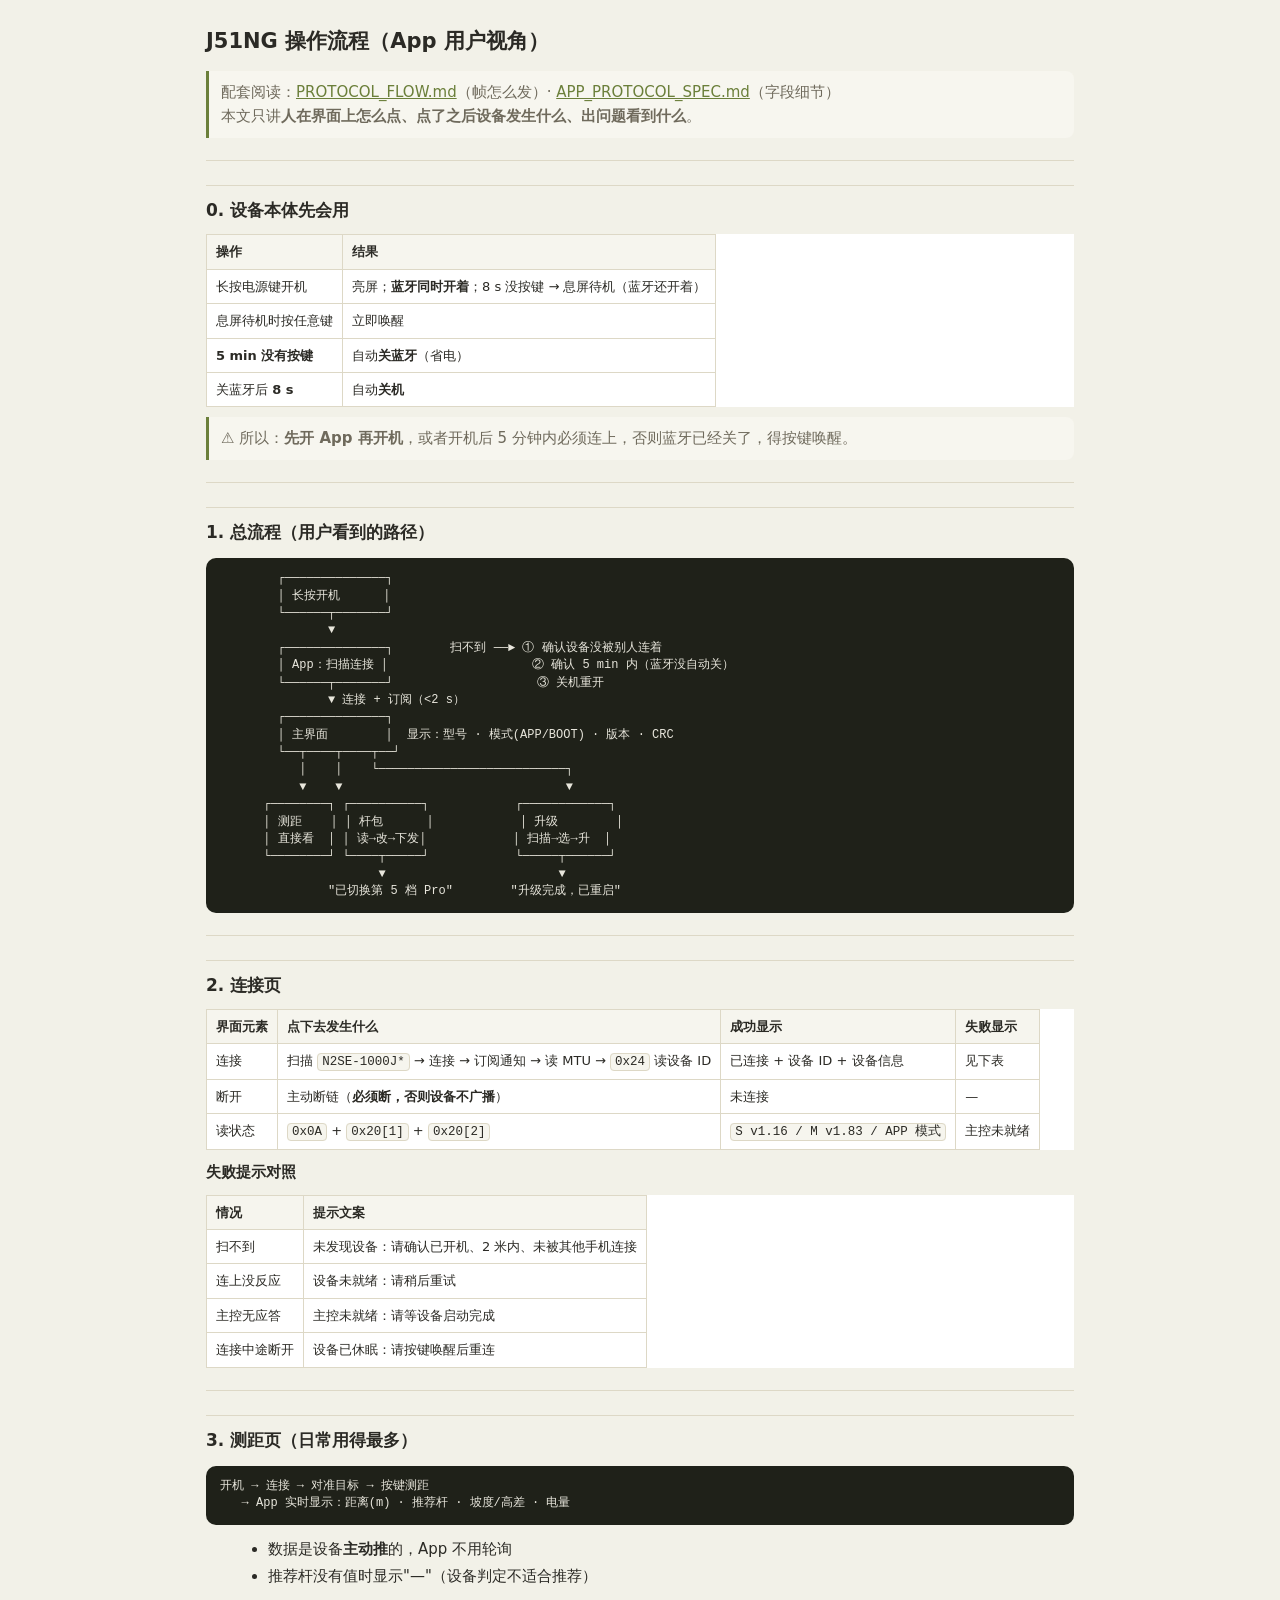
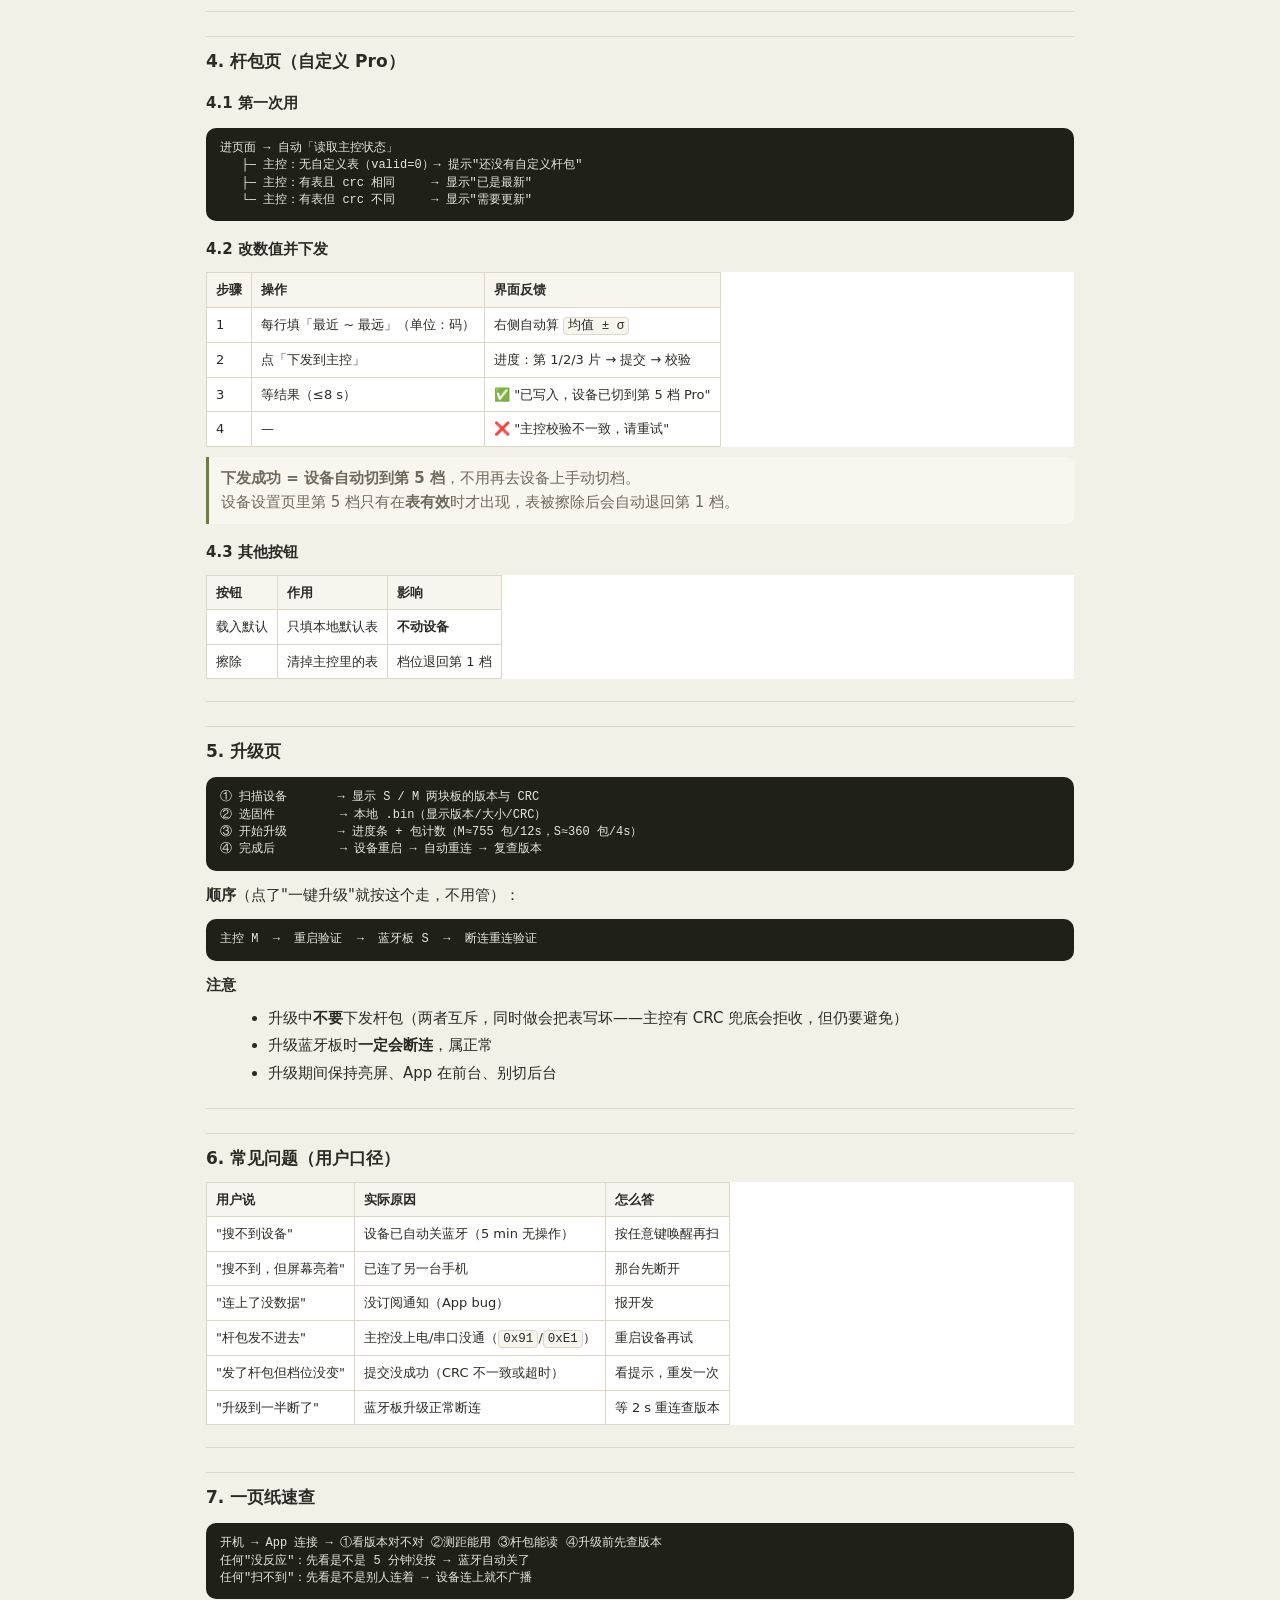
<file: docs/app-operation.html>
<!doctype html><html lang="zh-CN"><head><meta charset="utf-8"><meta name="viewport" content="width=device-width,initial-scale=1"><title>J51NG · 操作流程</title><style>
:root{--bg:#f2f1e8;--card:#fff;--line:#ddd8c6;--ink:#2b2a25;--muted:#6f6a5c;--accent:#6b7f3a;--code:#f6f5ee}
*{box-sizing:border-box}
body{margin:0;background:var(--bg);color:var(--ink);font:15px/1.65 -apple-system,"PingFang SC","Microsoft YaHei",system-ui,sans-serif}
.wrap{max-width:900px;margin:0 auto;padding:18px 16px 80px}
h1{font-size:21px;margin:6px 0 12px}
h2{font-size:17px;margin:24px 0 10px;padding-top:10px;border-top:1px solid var(--line)}
h3{font-size:15px;margin:16px 0 8px}
h4{font-size:14px;margin:12px 0 6px}
p{margin:8px 0}
ul,ol{margin:8px 0 8px 22px}
li{margin:3px 0}
a{color:var(--accent)}
code{background:var(--code);border:1px solid var(--line);border-radius:4px;padding:1px 4px;
     font-size:12.5px;font-family:ui-monospace,Consolas,monospace}
pre{background:#1f2119;color:#e8e6dc;padding:12px 14px;border-radius:10px;overflow-x:auto;
    font-size:12px;line-height:1.45}
pre code{background:none;border:0;color:inherit;padding:0;font-size:12px;white-space:pre}
table{border-collapse:collapse;width:100%;margin:10px 0;background:var(--card);font-size:13px;
      display:block;overflow-x:auto}
th,td{border:1px solid var(--line);padding:6px 9px;text-align:left;vertical-align:top;white-space:nowrap}
th{background:var(--code);font-weight:600}
blockquote{margin:10px 0;padding:9px 12px;border-left:3px solid var(--accent);background:#f7f6ef;
           color:var(--muted);border-radius:0 8px 8px 0}
hr{border:0;border-top:1px solid var(--line);margin:22px 0}
@media (max-width:700px){th,td{white-space:normal;word-break:break-word}table{display:table}}
</style></head><body><div class="wrap"><h1>J51NG 操作流程（App 用户视角）</h1>
<blockquote>配套阅读：<a href="PROTOCOL_FLOW.html">PROTOCOL_FLOW.md</a>（帧怎么发）· <a href="APP_PROTOCOL_SPEC.html">APP_PROTOCOL_SPEC.md</a>（字段细节）<br>本文只讲<strong>人在界面上怎么点、点了之后设备发生什么、出问题看到什么</strong>。</blockquote>
<hr>
<h2>0. 设备本体先会用</h2>
<table><thead><tr><th>操作</th><th>结果</th></tr></thead><tbody><tr><td>长按电源键开机</td><td>亮屏；<strong>蓝牙同时开着</strong>；8 s 没按键 → 息屏待机（蓝牙还开着）</td></tr><tr><td>息屏待机时按任意键</td><td>立即唤醒</td></tr><tr><td><strong>5 min 没有按键</strong></td><td>自动<strong>关蓝牙</strong>（省电）</td></tr><tr><td>关蓝牙后 <strong>8 s</strong></td><td>自动<strong>关机</strong></td></tr></tbody></table>
<blockquote>⚠️ 所以：<strong>先开 App 再开机</strong>，或者开机后 5 分钟内必须连上，否则蓝牙已经关了，得按键唤醒。</blockquote>
<hr>
<h2>1. 总流程（用户看到的路径）</h2>
<pre><code>        ┌──────────────┐
        │ 长按开机      │
        └──────┬───────┘
               ▼
        ┌──────────────┐        扫不到 ──► ① 确认设备没被别人连着
        │ App：扫描连接 │                    ② 确认 5 min 内（蓝牙没自动关）
        └──────┬───────┘                    ③ 关机重开
               ▼ 连接 + 订阅（&lt;2 s）
        ┌──────────────┐
        │ 主界面        │  显示：型号 · 模式(APP/BOOT) · 版本 · CRC
        └──┬────┬────┬──┘
           │    │    └──────────────────────────┐
           ▼    ▼                               ▼
      ┌────────┐ ┌──────────┐            ┌────────────┐
      │ 测距    │ │ 杆包      │            │ 升级        │
      │ 直接看  │ │ 读→改→下发│            │ 扫描→选→升  │
      └────────┘ └────┬─────┘            └─────┬──────┘
                      ▼                        ▼
               &quot;已切换第 5 档 Pro&quot;        &quot;升级完成，已重启&quot;</code></pre>
<hr>
<h2>2. 连接页</h2>
<table><thead><tr><th>界面元素</th><th>点下去发生什么</th><th>成功显示</th><th>失败显示</th></tr></thead><tbody><tr><td>连接</td><td>扫描 <code>N2SE-1000J*</code> → 连接 → 订阅通知 → 读 MTU → <code>0x24</code> 读设备 ID</td><td>已连接 + 设备 ID + 设备信息</td><td>见下表</td></tr><tr><td>断开</td><td>主动断链（<strong>必须断，否则设备不广播</strong>）</td><td>未连接</td><td>—</td></tr><tr><td>读状态</td><td><code>0x0A</code> + <code>0x20[1]</code> + <code>0x20[2]</code></td><td><code>S v1.16 / M v1.83 / APP 模式</code></td><td>主控未就绪</td></tr></tbody></table>
<p><strong>失败提示对照</strong></p>
<table><thead><tr><th>情况</th><th>提示文案</th></tr></thead><tbody><tr><td>扫不到</td><td>未发现设备：请确认已开机、2 米内、未被其他手机连接</td></tr><tr><td>连上没反应</td><td>设备未就绪：请稍后重试</td></tr><tr><td>主控无应答</td><td>主控未就绪：请等设备启动完成</td></tr><tr><td>连接中途断开</td><td>设备已休眠：请按键唤醒后重连</td></tr></tbody></table>
<hr>
<h2>3. 测距页（日常用得最多）</h2>
<pre><code>开机 → 连接 → 对准目标 → 按键测距
   → App 实时显示：距离(m) · 推荐杆 · 坡度/高差 · 电量</code></pre>
<ul><li>数据是设备<strong>主动推</strong>的，App 不用轮询</li><li>推荐杆没有值时显示&quot;—&quot;（设备判定不适合推荐）</li></ul>
<hr>
<h2>4. 杆包页（自定义 Pro）</h2>
<h3>4.1 第一次用</h3>
<pre><code>进页面 → 自动「读取主控状态」
   ├─ 主控：无自定义表（valid=0）→ 提示&quot;还没有自定义杆包&quot;
   ├─ 主控：有表且 crc 相同     → 显示&quot;已是最新&quot;
   └─ 主控：有表但 crc 不同     → 显示&quot;需要更新&quot;</code></pre>
<h3>4.2 改数值并下发</h3>
<table><thead><tr><th>步骤</th><th>操作</th><th>界面反馈</th></tr></thead><tbody><tr><td>1</td><td>每行填「最近 ~ 最远」（单位：码）</td><td>右侧自动算 <code>均值 ± σ</code></td></tr><tr><td>2</td><td>点「下发到主控」</td><td>进度：第 1/2/3 片 → 提交 → 校验</td></tr><tr><td>3</td><td>等结果（≤8 s）</td><td>✅ &quot;已写入，设备已切到第 5 档 Pro&quot;</td></tr><tr><td>4</td><td>—</td><td>❌ &quot;主控校验不一致，请重试&quot;</td></tr></tbody></table>
<blockquote><strong>下发成功 = 设备自动切到第 5 档</strong>，不用再去设备上手动切档。<br>设备设置页里第 5 档只有在<strong>表有效</strong>时才出现，表被擦除后会自动退回第 1 档。</blockquote>
<h3>4.3 其他按钮</h3>
<table><thead><tr><th>按钮</th><th>作用</th><th>影响</th></tr></thead><tbody><tr><td>载入默认</td><td>只填本地默认表</td><td><strong>不动设备</strong></td></tr><tr><td>擦除</td><td>清掉主控里的表</td><td>档位退回第 1 档</td></tr></tbody></table>
<hr>
<h2>5. 升级页</h2>
<pre><code>① 扫描设备       → 显示 S / M 两块板的版本与 CRC
② 选固件         → 本地 .bin（显示版本/大小/CRC）
③ 开始升级       → 进度条 + 包计数（M≈755 包/12s，S≈360 包/4s）
④ 完成后         → 设备重启 → 自动重连 → 复查版本</code></pre>
<p><strong>顺序</strong>（点了&quot;一键升级&quot;就按这个走，不用管）：</p>
<pre><code>主控 M  →  重启验证  →  蓝牙板 S  →  断连重连验证</code></pre>
<p><strong>注意</strong></p>
<ul><li>升级中<strong>不要</strong>下发杆包（两者互斥，同时做会把表写坏——主控有 CRC 兜底会拒收，但仍要避免）</li><li>升级蓝牙板时<strong>一定会断连</strong>，属正常</li><li>升级期间保持亮屏、App 在前台、别切后台</li></ul>
<hr>
<h2>6. 常见问题（用户口径）</h2>
<table><thead><tr><th>用户说</th><th>实际原因</th><th>怎么答</th></tr></thead><tbody><tr><td>&quot;搜不到设备&quot;</td><td>设备已自动关蓝牙（5 min 无操作）</td><td>按任意键唤醒再扫</td></tr><tr><td>&quot;搜不到，但屏幕亮着&quot;</td><td>已连了另一台手机</td><td>那台先断开</td></tr><tr><td>&quot;连上了没数据&quot;</td><td>没订阅通知（App bug）</td><td>报开发</td></tr><tr><td>&quot;杆包发不进去&quot;</td><td>主控没上电/串口没通（<code>0x91</code>/<code>0xE1</code>）</td><td>重启设备再试</td></tr><tr><td>&quot;发了杆包但档位没变&quot;</td><td>提交没成功（CRC 不一致或超时）</td><td>看提示，重发一次</td></tr><tr><td>&quot;升级到一半断了&quot;</td><td>蓝牙板升级正常断连</td><td>等 2 s 重连查版本</td></tr></tbody></table>
<hr>
<h2>7. 一页纸速查</h2>
<pre><code>开机 → App 连接 → ①看版本对不对 ②测距能用 ③杆包能读 ④升级前先查版本
任何&quot;没反应&quot;：先看是不是 5 分钟没按 → 蓝牙自动关了
任何&quot;扫不到&quot;：先看是不是别人连着 → 设备连上就不广播</code></pre></div></body></html>
</file>
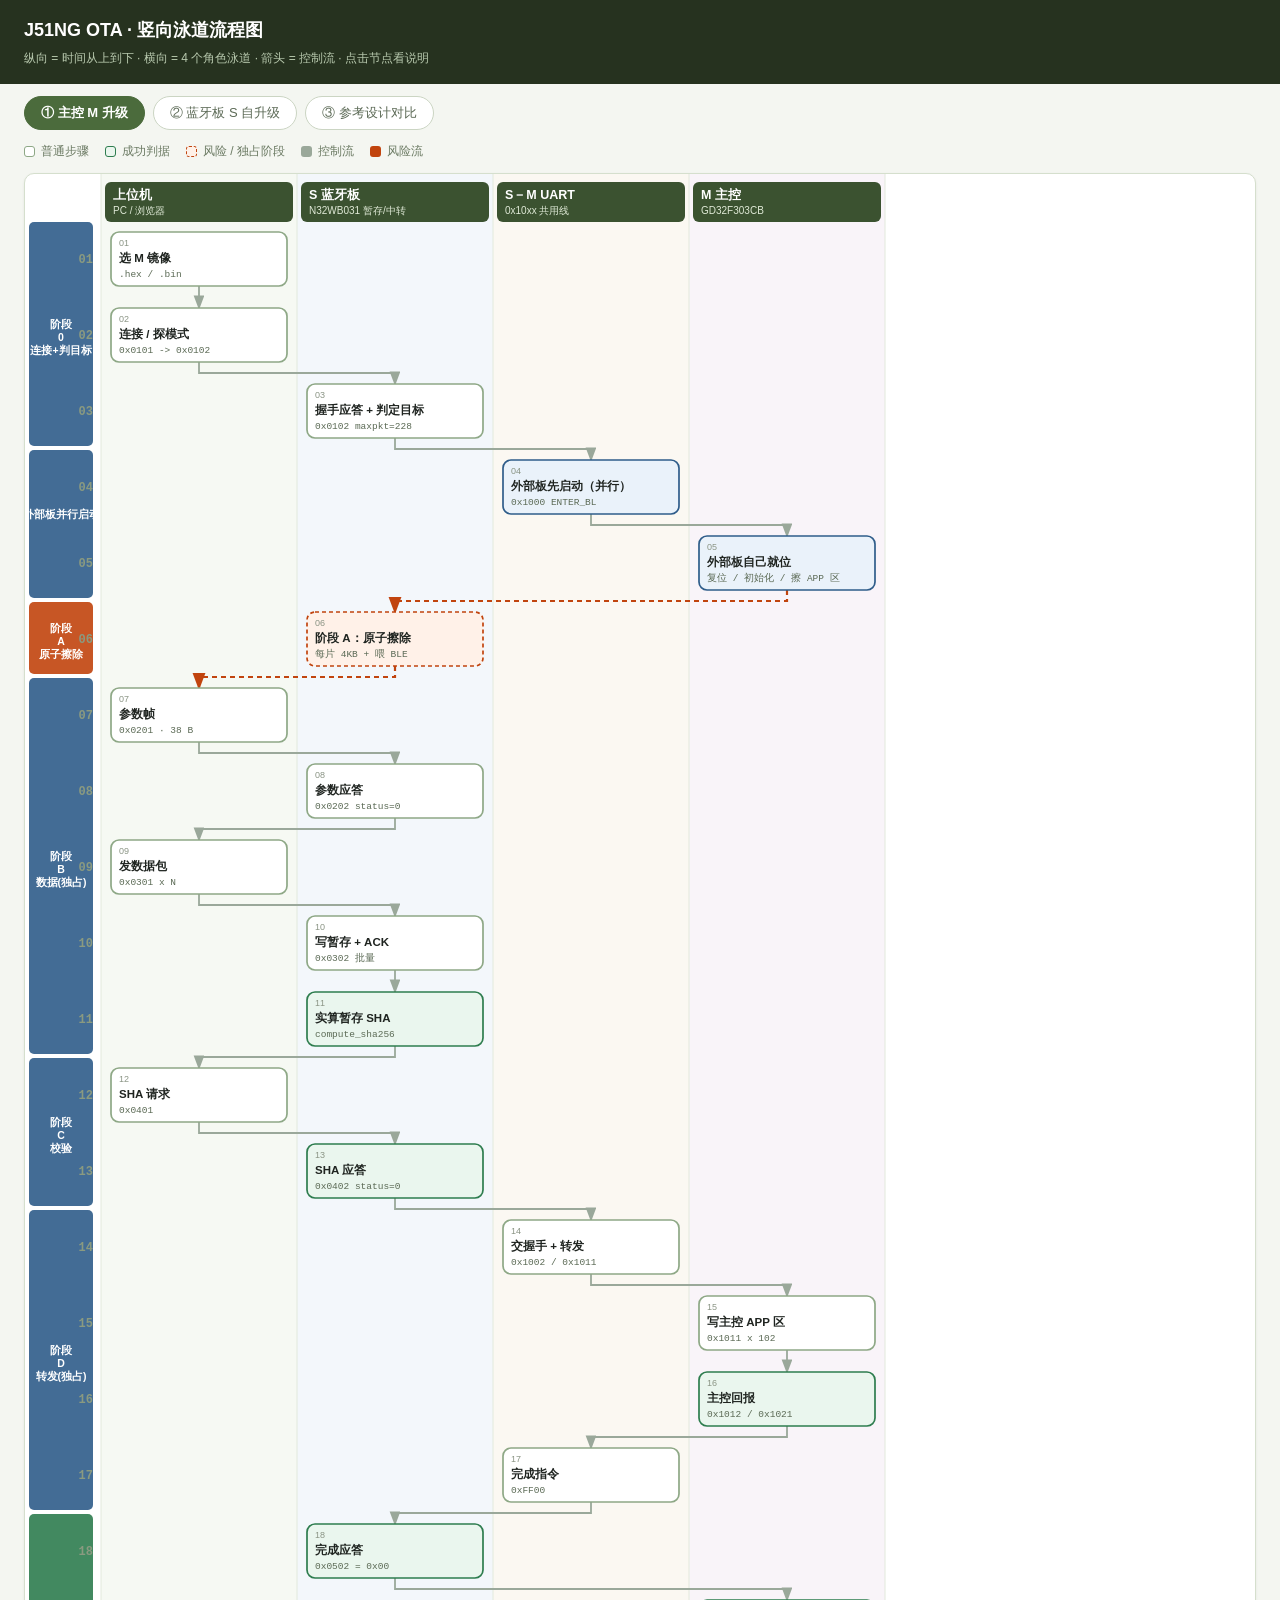
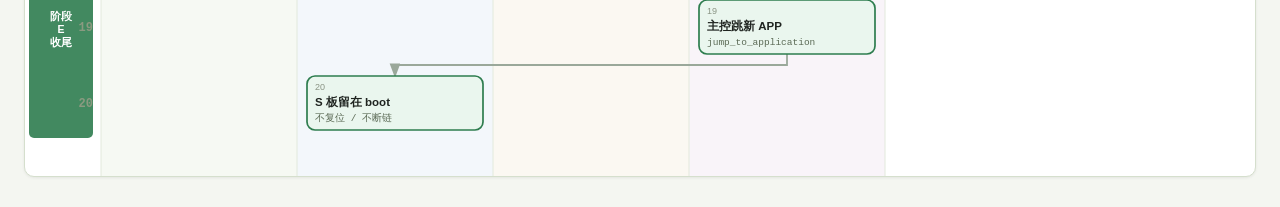
<file: docs/flow.html>
<!DOCTYPE html>
<html lang="zh-CN">
<head>
<meta charset="GB18030">
<title>J51NG OTA ����ͼ �� ����Ӿ��</title>
<style>
*{box-sizing:border-box}
body{margin:0;background:#f4f6f1;color:#20261f;font:14px/1.6 "Microsoft YaHei","Segoe UI",sans-serif}
header{background:#26321f;color:#fff;padding:16px 24px;position:sticky;top:0;z-index:5}
header h1{margin:0;font-size:18px}
header p{margin:4px 0 0;color:#b8c9ae;font-size:12px}
.tabs{display:flex;gap:8px;padding:12px 24px;flex-wrap:wrap;background:#f4f6f1}
.tab{border:1px solid #cbd5c3;background:#fff;color:#5c6a56;padding:7px 16px;border-radius:18px;cursor:pointer;font-size:13px}
.tab.on{background:#4b6b3c;border-color:#4b6b3c;color:#fff;font-weight:700}
.bar{padding:0 24px 12px;font-size:12px;color:#6b7a63;display:flex;gap:16px;flex-wrap:wrap}
.lg{display:inline-flex;align-items:center;gap:6px}
.dot{width:11px;height:11px;border-radius:3px;display:inline-block}
.stage{background:#fff;border:1px solid #d5dfcd;border-radius:10px;margin:0 24px 30px;overflow:auto;box-shadow:0 1px 3px #0001}
svg{display:block}
.lanehdr{font-size:12.5px;font-weight:800;fill:#fff}
.lanesub{font-size:10px;fill:#dfe9d6}
.colbg{fill-opacity:.5}
.vgrid{stroke:#e2e9dc;stroke-width:1}
.axis{font-size:12px;font-weight:800;fill:#8a9a80;font-family:Consolas,monospace}
.node{cursor:pointer}
.node rect{stroke-width:1.7;rx:8}
.node:hover rect{stroke-width:2.8}
.node .t{font-size:11.5px;font-weight:700;fill:#1f2420}
.node .f{font-size:9.5px;fill:#5b6a55;font-family:Consolas,monospace}
.node .n{font-size:9px;fill:#8a9484}
.edge{fill:none;stroke:#9aa89a;stroke-width:1.8;marker-end:url(#ar)}
.edge.risk{stroke:#c1440e;stroke-width:2.2;stroke-dasharray:5 4;marker-end:url(#arr)}
.phaseband{fill-opacity:.9}
.phasetx{font-size:10.5px;font-weight:700;fill:#fff}
#d{position:fixed;right:16px;bottom:16px;width:330px;background:#fff;border:1px solid #d5dfcd;
   border-left:4px solid #4b6b3c;border-radius:9px;padding:13px 15px;box-shadow:0 6px 22px #0002;display:none;z-index:9}
#d h3{margin:0 0 5px;font-size:14px}#d p{margin:0;font-size:12.5px;color:#4a5546}
#d .x{float:right;cursor:pointer;color:#96a292}
</style>
</head>
<body>
<header><h1>J51NG OTA �� ����Ӿ������ͼ</h1>
<p>���� = ʱ����ϵ��� �� ���� = 4 ����ɫӾ�� �� ��ͷ = ������ �� ����ڵ㿴˵��</p></header>
<div class="tabs">
 <button class="tab on" data-v="M">�� ���� M ����</button>
 <button class="tab" data-v="S">�� ������ S ������</button>
 <button class="tab" data-v="R">�� �ο���ƶԱ�</button>
</div>
<div class="bar">
 <span class="lg"><i class="dot" style="background:#fff;border:1.5px solid #8ea886"></i>��ͨ����</span>
 <span class="lg"><i class="dot" style="background:#eaf6ee;border:1.5px solid #2e7d4f"></i>�ɹ��о�</span>
 <span class="lg"><i class="dot" style="background:#fff1e8;border:1.5px dashed #c1440e"></i>���� / ��ռ�׶�</span>
 <span class="lg"><i class="dot" style="background:#9aa89a"></i>������</span>
 <span class="lg"><i class="dot" style="background:#c1440e"></i>������</span>
</div>
<div class="stage" id="stage"></div>
<div id="d"><span class="x" onclick="hide()">X</span><h3></h3><p></p></div>
<script>
/* l = Ӿ����(0..3), c = ʱ����(0..N) ���� ����y �� c ��, x �� l �� */
const LANES=[
 {n:"��λ��",s:"PC / �����",c:"#eef3e8"},
 {n:"S ������",s:"N32WB031 �ݴ�/��ת",c:"#e8f0f7"},
 {n:"S��M UART",s:"0x10xx ������",c:"#f7f1e6"},
 {n:"M ����",s:"GD32F303CB",c:"#f3eaf3"}
];
const M=[
 {c:0,l:0,t:"ѡ M ����",f:".hex / .bin",d:"�� SHA256 �볤�ȣ�HEX ����ַ 0x08002800 չ����"},
 {c:1,l:0,t:"���� / ̽ģʽ",f:"0x0101 -> 0x0102",d:"��Ӧ��=boot����Ӧ��=APP���� 53 A2 04 00 FF 01 F9 01 ���临λ����λ��ֻ�� 16B Ӳ���룬����ȫ�� S �� boot ����ɡ�"},
 {c:2,l:1,t:"����Ӧ�� + �ж�Ŀ��",f:"0x0102 maxpkt=228",d:"�� flush ����ȥ���˿� S ����֪Ŀ���� M/R�����̴����ⲿ��������"},
 {c:3,l:2,t:"�ⲿ�������������У�",f:"0x1000 ENTER_BL",d:"Ŀ��=M/R ʱ�����ֽ׶ξ�ͨ�� UART �� ENTER_BL�����ⲿ���Լ���λ�� boot���Լ���ʼ�����Լ��� APP ����������һ��оƬ����ռ S �� CPU��",k:"info"},
 {c:4,l:3,t:"�ⲿ���Լ���λ",f:"��λ / ��ʼ�� / �� APP ��",d:"�ⲿ�������� 0x1001 announce ready=1���������š��� S ���������ж���ͬʱ���� ���� �����ʡʱ�䡣",k:"info"},
 {c:5,l:1,t:"�׶� A��ԭ�Ӳ���",f:"ÿƬ 4KB + ι BLE",d:"S ���Լ��Ķ�ռ�׶Σ�ֻ��һ������ + boot_ble_process()����ȡ֡����д flash������ ACK�����ƽ�״̬������ 80 Ƭ��",k:"risk"},
 {c:6,l:0,t:"����֡",f:"0x0201 �� 38 B",d:"size(4)+sha256(32)+pkt(2)��S ��� expected_sha256��"},
 {c:7,l:1,t:"����Ӧ��",f:"0x0202 status=0",d:"�ݴ����Ѳ������������С���λ���յ��ſ�ʼ�����ݡ�"},
 {c:8,l:0,t:"�����ݰ�",f:"0x0301 x N",d:"128B(���) / 228B(��ҳ)��win=32�����ݽ׶ζ�ռ�����κβ�����"},
 {c:9,l:1,t:"д�ݴ� + ACK",f:"0x0302 ����",d:"ACK ֻ�� flash д��ɹ��󷢡�ȫ ACK ������������ȫд�ԡ�"},
 {c:10,l:1,t:"ʵ���ݴ� SHA",f:"compute_sha256",d:"�ȶ��� written == firmware_total_size���ٱ�ժҪ��",k:"ok"},
 {c:11,l:0,t:"SHA ����",f:"0x0401",d:"�豸���� payload ��� SHA���� 0x0201 ��ֵ��"},
 {c:12,l:1,t:"SHA Ӧ��",f:"0x0402 status=0",d:"0x00=ͨ����0x11=�ݴ������ݲ��ԡ�",k:"ok"},
 {c:13,l:2,t:"������ + ת��",f:"0x1002 / 0x1011",d:"�ⲿ������ ready=1��ֱ�ӽ� version+SHA Ȼ��ת�������� UART��PC �� CH340 ����Ρ�"},
 {c:14,l:3,t:"д���� APP ��",f:"0x1011 x 102",d:"���ݴ����� pkt_index*1024 ���������ۼ� written_offset д 0x08002800����дʧ�ܼ��� 0x23 �� ACK��"},
 {c:15,l:3,t:"���ػر�",f:"0x1012 / 0x1021",d:"0x1021 status=0 �������� APP �� SHA ͨ����",k:"ok"},
 {c:16,l:2,t:"���ָ��",f:"0xFF00",d:"���ظ��� boot_data ������ APP��"},
 {c:17,l:1,t:"���Ӧ��",f:"0x0502 = 0x00",d:"apply ��������ǡ��յ�����",k:"ok"},
 {c:18,l:3,t:"�������� APP",f:"jump_to_application",d:"У�� SP/PC ����ת��",k:"ok"},
 {c:19,l:1,t:"S ������ boot",f:"����λ / ������",d:"ֻ�� dispatch_target==SUB �Ÿ�λ������������ʱ����̼�û�䣬�����㲥��",k:"ok"}
];
const S=[
 {c:0,l:0,t:"ѡ S ����",f:".hex / .bin",d:"��ַ 0x01010000��"},
 {c:1,l:0,t:"���� / �� boot",f:"53 A2 .. F9 01",d:"APP д PENDING + ��λ��"},
 {c:2,l:1,t:"����",f:"0x0102 maxpkt",d:"�� flush��"},
 {c:3,l:1,t:"�׶� A��ԭ�Ӳ���",f:"ÿƬ 4KB + ι BLE",d:"��ռ�׶Σ��� M ·����ȫ��ͬ��",k:"risk"},
 {c:4,l:0,t:"����֡",f:"0x0201 �� 38 B",d:"size + sha256 + pkt��"},
 {c:5,l:1,t:"����Ӧ��",f:"0x0202 status=0",d:"���������̷��С�"},
 {c:6,l:0,t:"�����ݰ�",f:"0x0301 x N",d:"д�ݴ��� 0x01030000���׶ζ�ռ��"},
 {c:7,l:1,t:"д�ݴ� + ACK",f:"0x0302 ����",d:"ֻ��д�ɹ��� ACK��"},
 {c:8,l:1,t:"ʵ�� SHA",f:"0x0401 -> 0x0402",d:"���ȶ��� + ժҪ�ȶԡ�",k:"ok"},
 {c:9,l:1,t:"��Ƭ ERASE",f:"[SUB] erase",d:"�� S APP ����ÿ��һ������"},
 {c:10,l:1,t:"��Ƭ COPY",f:"[SUB] copy",d:"�ݴ��� -> APP ����ÿ�� 1KB��"},
 {c:11,l:1,t:"��Ƭ VERIFY",f:"[SUB] verify",d:"��� memcmp Դ�� vs APP ����",k:"ok"},
 {c:12,l:1,t:"�����Ա��",f:"integrity_mark",d:"д magic 0x41505031��",k:"ok"},
 {c:13,l:1,t:"���Ӧ��",f:"0x0502 = 0x00",d:"APPLYING ������֡�����ط� 0x0501��",k:"ok"},
 {c:14,l:1,t:"���־ + ��λ",f:"adv_stop / rwip_reset",d:"NVIC ��λ������Ƶ�ˣ������� rwip_reset��"},
 {c:15,l:1,t:"�� APP �㲥",f:"AIMTECH VHR",d:"S ��Ͽ�����λ������̽�� APP = �ɹ���",k:"ok"}
];
const R=[
 {c:0,l:0,t:"CMD_ERASE_FLASH",f:"0x04 ������",d:"����� ACK�������ڼ�����һ�����ݰ���������"},
 {c:1,l:1,t:"flash_erase_pages",f:"addr + size",d:"���β����������׶Ρ�"},
 {c:2,l:0,t:"CMD_WRITE_DATA x N",f:"0x05 ÿ������ַ",d:"д�ɹ��� ACK���ڼ�û���κβ���������"},
 {c:3,l:1,t:"flash_write_data",f:"addr(4) + data",d:"ÿ����ʽ 32 λ��ַ������ seq ���㡣"},
 {c:4,l:0,t:"CMD_VERIFY_DATA",f:"0x06 addr+size+CRC32",d:"����һ���� CRC ���������ıȣ���Χ��ʽ��",k:"ok"},
 {c:5,l:1,t:"flash_calc_verify_crc",f:"",d:"CRC ��Ȳ� SUCCESS��",k:"ok"},
 {c:6,l:0,t:"CMD_RESET_DEVICE",f:"0x07",d:"���� APP��"},
 {c:7,l:1,t:"�����������ʽ",f:"",d:"�� / д / У�� ���������׶Σ��׶μ䲻���С�",k:"info"},
 {c:8,l:1,t:"����������Ӧ��",f:"",d:"0x0102 �ȷ� -> ԭ�Ӳ��� -> 0x0202 ���С�",k:"info"},
 {c:9,l:1,t:"û�ģ�Э��֡",f:"",d:"EB90 / CRC8 / 0x0101~0x0502 / SHA256 / 1024B UART �ְ� ȫ�����֡�",k:"ok"},
 {c:10,l:1,t:"prestart λ�ü�¼",f:"main prestart AFTER SHA",d:"ԭ����ʡʱ�䡢�ִ��в��� CPU����־������",k:"info"}
];
const PHASES={
 M:[{a:0,b:2,t:"�׶� 0 ����+��Ŀ��"},{a:3,b:4,t:"�ⲿ�岢������",i:1},{a:5,b:5,t:"�׶� A ԭ�Ӳ���",r:1},{a:6,b:10,t:"�׶� B ����(��ռ)"},{a:11,b:12,t:"�׶� C У��"},{a:13,b:16,t:"�׶� D ת��(��ռ)"},{a:17,b:19,t:"�׶� E ��β",g:1}],
 S:[{a:0,b:2,t:"�׶� 0 ����"},{a:3,b:3,t:"�׶� A ԭ�Ӳ���",r:1},{a:4,b:8,t:"�׶� B ����/У��"},
    {a:9,b:13,t:"�׶� D ��Ƭ����"},{a:14,b:15,t:"�׶� E ��λ",g:1}],
 R:[{a:0,b:3,t:"�� / д ����"},{a:4,b:6,t:"У�� / ��λ"},{a:7,b:10,t:"����뱣��",g:1}]
};
const W=176,H=54,COL=196,X0=76,Y0=58,ROW=76;
function esc(s){return String(s).replace(/&/g,"&amp;").replace(/</g,"&lt;")}
function render(v){
 const nodes={M,S,R}[v], ph=PHASES[v];
 const rows=Math.max(...nodes.map(n=>n.c))+1;
 const w=X0+LANES.length*COL+20, h=Y0+rows*ROW+24;
 let s=`<svg width="${w}" height="${h}" viewBox="0 0 ${w} ${h}" xmlns="http://www.w3.org/2000/svg">
 <defs>
  <marker id="ar" markerWidth="9" markerHeight="9" refX="7" refY="3" orient="auto"><path d="M0,0 L0,6 L8,3 z" fill="#9aa89a"/></marker>
  <marker id="arr" markerWidth="9" markerHeight="9" refX="7" refY="3" orient="auto"><path d="M0,0 L0,6 L8,3 z" fill="#c1440e"/></marker>
 </defs>`;
 // Ӿ���б��� + ��ͷ
 LANES.forEach((ln,i)=>{
  const x=X0+i*COL;
  s+=`<rect class="colbg" x="${x}" y="0" width="${COL}" height="${h}" fill="${ln.c}"/>`;
  s+=`<line class="vgrid" x1="${x}" y1="0" x2="${x}" y2="${h}"/>`;
  s+=`<rect x="${x+4}" y="8" width="${COL-8}" height="40" rx="6" fill="#3b5230"/>`;
  s+=`<text class="lanehdr" x="${x+12}" y="25">${esc(ln.n)}</text>`;
  s+=`<text class="lanesub" x="${x+12}" y="40">${esc(ln.s)}</text>`;
 });
 s+=`<line class="vgrid" x1="${X0+LANES.length*COL}" y1="0" x2="${X0+LANES.length*COL}" y2="${h}"/>`;
 // �׶�ɫ�������ʱ���ᣩ
 ph.forEach(p=>{
  const y1=Y0+p.a*ROW-10, y2=Y0+p.b*ROW+H+8;
  const col=p.r?"#c1440e":(p.g?"#2e7d4f":(p.i?"#2f5d8a":"#2f5d8a"));
  s+=`<rect class="phaseband" x="4" y="${y1}" width="64" height="${y2-y1}" rx="5" fill="${col}"/>`;
  const mid=(y1+y2)/2;
  p.t.split(" ").forEach((seg,k)=>{
   s+=`<text class="phasetx" x="36" y="${mid-6+k*13}" text-anchor="middle">${esc(seg)}</text>`;
  });
 });
 // �к�
 nodes.forEach((n,i)=>{
  const y=Y0+n.c*ROW+H/2;
  s+=`<text class="axis" x="68" y="${y+4}" text-anchor="end">${String(i+1).padStart(2,"0")}</text>`;
 });
 // ���ߣ�����һ���ڵ�ײ� -> ���ڵ㶥�����������ߣ�
 for(let i=1;i<nodes.length;i++){
  const a=nodes[i-1],b=nodes[i];
  const ax=X0+a.l*COL+COL/2, ay=Y0+a.c*ROW+H;
  const bx=X0+b.l*COL+COL/2, by=Y0+b.c*ROW;
  const my=(ay+by)/2;
  const risk=(a.k==="risk"||b.k==="risk")?"risk":"";
  s+=`<path class="edge ${risk}" d="M${ax},${ay} V${my} H${bx} V${by}"/>`;
 }
 // �ڵ�
 nodes.forEach((n,i)=>{
  const x=X0+n.l*COL+10, y=Y0+n.c*ROW;
  const fill=n.k==="risk"?"#fff1e8":(n.k==="ok"?"#eaf6ee":(n.k==="info"?"#eaf2fa":"#fff"));
  const st=n.k==="risk"?"#c1440e":(n.k==="ok"?"#2e7d4f":(n.k==="info"?"#2f5d8a":"#8ea886"));
  const dash=n.k==="risk"?'stroke-dasharray="4 3"':'';
  s+=`<g class="node" data-i="${i}" transform="translate(${x},${y})">
   <rect width="${W}" height="${H}" fill="${fill}" stroke="${st}" ${dash}/>
   <text class="n" x="8" y="14">${String(i+1).padStart(2,"0")}</text>
   <text class="t" x="8" y="30">${esc(n.t)}</text>
   <text class="f" x="8" y="45">${esc(n.f)}</text>
  </g>`;
 });
 s+=`</svg>`;
 document.getElementById("stage").innerHTML=s;
 document.querySelectorAll(".node").forEach(g=>g.onclick=()=>{
  const n=nodes[+g.dataset.i], d=document.getElementById("d");
  d.querySelector("h3").textContent=n.t;d.querySelector("p").textContent=n.d||"";
  d.style.borderLeftColor=(n.k==="risk"?"#c1440e":(n.k==="ok"?"#2e7d4f":"#4b6b3c"));
  d.style.display="block";
 });
}
function hide(){document.getElementById("d").style.display="none"}
document.querySelectorAll(".tab").forEach(b=>b.onclick=()=>{
 document.querySelectorAll(".tab").forEach(x=>x.classList.remove("on"));b.classList.add("on");
 hide();render(b.dataset.v);document.getElementById("stage").scrollTop=0;
});
render("M");
</script>
</body>
</html>
</file>
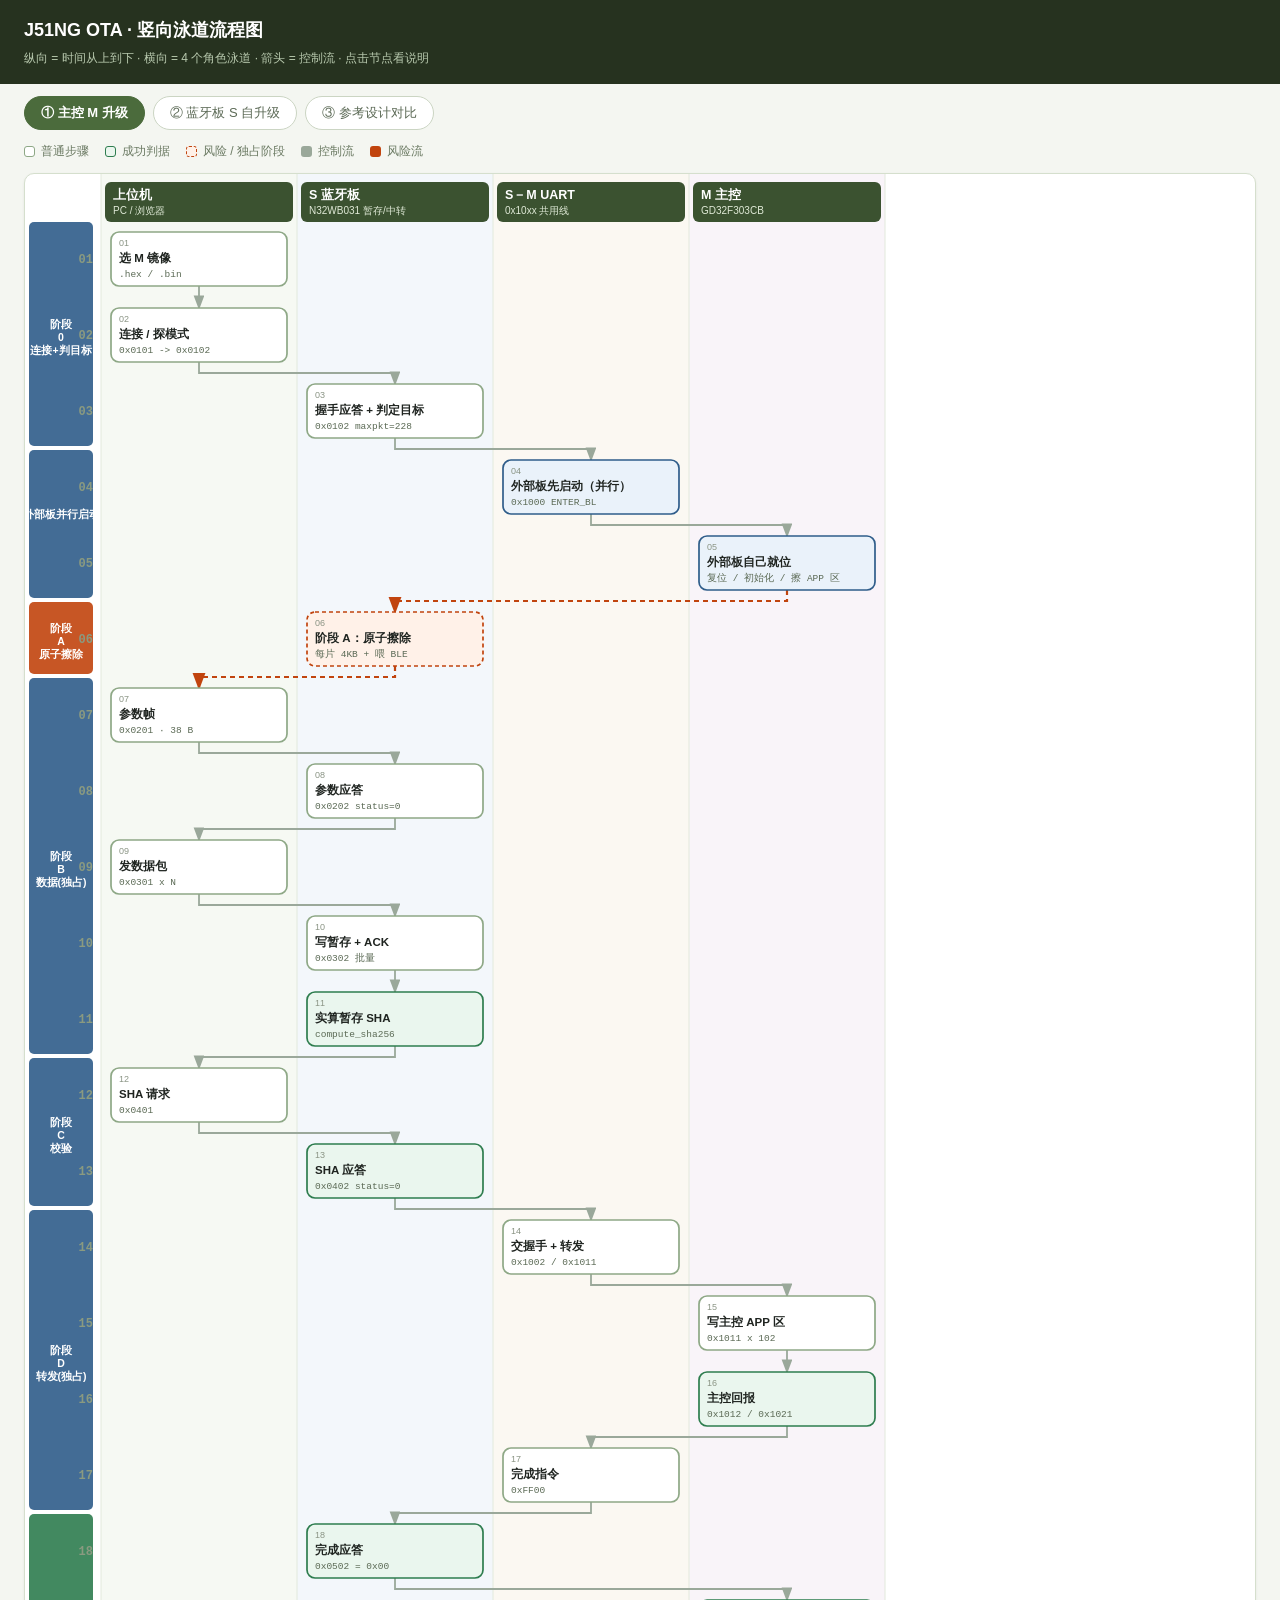
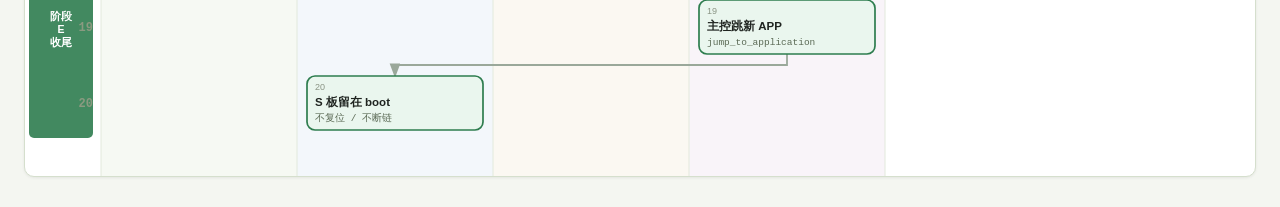
<file: docs/flow.utf8.html>
﻿<!DOCTYPE html>
<html lang="zh-CN">
<head>
<meta charset="UTF-8">
<title>J51NG OTA 流程图 · 竖向泳道</title>
<style>
*{box-sizing:border-box}
body{margin:0;background:#f4f6f1;color:#20261f;font:14px/1.6 "Microsoft YaHei","Segoe UI",sans-serif}
header{background:#26321f;color:#fff;padding:16px 24px;position:sticky;top:0;z-index:5}
header h1{margin:0;font-size:18px}
header p{margin:4px 0 0;color:#b8c9ae;font-size:12px}
.tabs{display:flex;gap:8px;padding:12px 24px;flex-wrap:wrap;background:#f4f6f1}
.tab{border:1px solid #cbd5c3;background:#fff;color:#5c6a56;padding:7px 16px;border-radius:18px;cursor:pointer;font-size:13px}
.tab.on{background:#4b6b3c;border-color:#4b6b3c;color:#fff;font-weight:700}
.bar{padding:0 24px 12px;font-size:12px;color:#6b7a63;display:flex;gap:16px;flex-wrap:wrap}
.lg{display:inline-flex;align-items:center;gap:6px}
.dot{width:11px;height:11px;border-radius:3px;display:inline-block}
.stage{background:#fff;border:1px solid #d5dfcd;border-radius:10px;margin:0 24px 30px;overflow:auto;box-shadow:0 1px 3px #0001}
svg{display:block}
.lanehdr{font-size:12.5px;font-weight:800;fill:#fff}
.lanesub{font-size:10px;fill:#dfe9d6}
.colbg{fill-opacity:.5}
.vgrid{stroke:#e2e9dc;stroke-width:1}
.axis{font-size:12px;font-weight:800;fill:#8a9a80;font-family:Consolas,monospace}
.node{cursor:pointer}
.node rect{stroke-width:1.7;rx:8}
.node:hover rect{stroke-width:2.8}
.node .t{font-size:11.5px;font-weight:700;fill:#1f2420}
.node .f{font-size:9.5px;fill:#5b6a55;font-family:Consolas,monospace}
.node .n{font-size:9px;fill:#8a9484}
.edge{fill:none;stroke:#9aa89a;stroke-width:1.8;marker-end:url(#ar)}
.edge.risk{stroke:#c1440e;stroke-width:2.2;stroke-dasharray:5 4;marker-end:url(#arr)}
.phaseband{fill-opacity:.9}
.phasetx{font-size:10.5px;font-weight:700;fill:#fff}
#d{position:fixed;right:16px;bottom:16px;width:330px;background:#fff;border:1px solid #d5dfcd;
   border-left:4px solid #4b6b3c;border-radius:9px;padding:13px 15px;box-shadow:0 6px 22px #0002;display:none;z-index:9}
#d h3{margin:0 0 5px;font-size:14px}#d p{margin:0;font-size:12.5px;color:#4a5546}
#d .x{float:right;cursor:pointer;color:#96a292}
</style>
</head>
<body>
<header><h1>J51NG OTA · 竖向泳道流程图</h1>
<p>纵向 = 时间从上到下 · 横向 = 4 个角色泳道 · 箭头 = 控制流 · 点击节点看说明</p></header>
<div class="tabs">
 <button class="tab on" data-v="M">① 主控 M 升级</button>
 <button class="tab" data-v="S">② 蓝牙板 S 自升级</button>
 <button class="tab" data-v="R">③ 参考设计对比</button>
</div>
<div class="bar">
 <span class="lg"><i class="dot" style="background:#fff;border:1.5px solid #8ea886"></i>普通步骤</span>
 <span class="lg"><i class="dot" style="background:#eaf6ee;border:1.5px solid #2e7d4f"></i>成功判据</span>
 <span class="lg"><i class="dot" style="background:#fff1e8;border:1.5px dashed #c1440e"></i>风险 / 独占阶段</span>
 <span class="lg"><i class="dot" style="background:#9aa89a"></i>控制流</span>
 <span class="lg"><i class="dot" style="background:#c1440e"></i>风险流</span>
</div>
<div class="stage" id="stage"></div>
<div id="d"><span class="x" onclick="hide()">X</span><h3></h3><p></p></div>
<script>
/* l = 泳道列(0..3), c = 时间行(0..N) —— 竖向：y 由 c 定, x 由 l 定 */
const LANES=[
 {n:"上位机",s:"PC / 浏览器",c:"#eef3e8"},
 {n:"S 蓝牙板",s:"N32WB031 暂存/中转",c:"#e8f0f7"},
 {n:"S－M UART",s:"0x10xx 共用线",c:"#f7f1e6"},
 {n:"M 主控",s:"GD32F303CB",c:"#f3eaf3"}
];
const M=[
 {c:0,l:0,t:"选 M 镜像",f:".hex / .bin",d:"算 SHA256 与长度；HEX 按基址 0x08002800 展开。"},
 {c:1,l:0,t:"连接 / 探模式",f:"0x0101 -> 0x0102",d:"有应答=boot；无应答=APP，发 53 A2 04 00 FF 01 F9 01 让其复位。上位机只发 16B 硬件码，其余全在 S 板 boot 内完成。"},
 {c:2,l:1,t:"握手应答 + 判定目标",f:"0x0102 maxpkt=228",d:"先 flush 发出去。此刻 S 板已知目标是 M/R，立刻触发外部板启动。"},
 {c:3,l:2,t:"外部板先启动（并行）",f:"0x1000 ENTER_BL",d:"目标=M/R 时，握手阶段就通过 UART 发 ENTER_BL，让外部板自己复位进 boot、自己初始化、自己擦 APP 区。它是另一颗芯片，不占 S 板 CPU。",k:"info"},
 {c:4,l:3,t:"外部板自己就位",f:"复位 / 初始化 / 擦 APP 区",d:"外部板独立完成 0x1001 announce ready=1，静静等着。与 S 板下面所有动作同时进行 —— 这才是省时间。",k:"info"},
 {c:5,l:1,t:"阶段 A：原子擦除",f:"每片 4KB + 喂 BLE",d:"S 板自己的独占阶段：只擦一个扇区 + boot_ble_process()。不取帧、不写 flash、不回 ACK、不推进状态机。共 80 片。",k:"risk"},
 {c:6,l:0,t:"参数帧",f:"0x0201 · 38 B",d:"size(4)+sha256(32)+pkt(2)。S 板存 expected_sha256。"},
 {c:7,l:1,t:"参数应答",f:"0x0202 status=0",d:"暂存区已擦净，立即放行。上位机收到才开始发数据。"},
 {c:8,l:0,t:"发数据包",f:"0x0301 x N",d:"128B(插件) / 228B(网页)，win=32。数据阶段独占，无任何擦除。"},
 {c:9,l:1,t:"写暂存 + ACK",f:"0x0302 批量",d:"ACK 只在 flash 写入成功后发。全 ACK 现在真正等于全写对。"},
 {c:10,l:1,t:"实算暂存 SHA",f:"compute_sha256",d:"先断言 written == firmware_total_size，再比摘要。",k:"ok"},
 {c:11,l:0,t:"SHA 请求",f:"0x0401",d:"设备忽略 payload 里的 SHA，用 0x0201 的值。"},
 {c:12,l:1,t:"SHA 应答",f:"0x0402 status=0",d:"0x00=通过；0x11=暂存区内容不对。",k:"ok"},
 {c:13,l:2,t:"交握手 + 转发",f:"0x1002 / 0x1011",d:"外部板早已 ready=1，直接交 version+SHA 然后转发。共用 UART，PC 的 CH340 必须拔。"},
 {c:14,l:3,t:"写主控 APP 区",f:"0x1011 x 102",d:"从暂存区按 pkt_index*1024 读。主控累计 written_offset 写 0x08002800，擦写失败即回 0x23 不 ACK。"},
 {c:15,l:3,t:"主控回报",f:"0x1012 / 0x1021",d:"0x1021 status=0 才是主控 APP 区 SHA 通过。",k:"ok"},
 {c:16,l:2,t:"完成指令",f:"0xFF00",d:"主控更新 boot_data 并跳新 APP。"},
 {c:17,l:1,t:"完成应答",f:"0x0502 = 0x00",d:"apply 结果，不是「收到」。",k:"ok"},
 {c:18,l:3,t:"主控跳新 APP",f:"jump_to_application",d:"校验 SP/PC 后跳转。",k:"ok"},
 {c:19,l:1,t:"S 板留在 boot",f:"不复位 / 不断链",d:"只有 dispatch_target==SUB 才复位。给主控升级时副板固件没变，继续广播。",k:"ok"}
];
const S=[
 {c:0,l:0,t:"选 S 镜像",f:".hex / .bin",d:"基址 0x01010000。"},
 {c:1,l:0,t:"连接 / 进 boot",f:"53 A2 .. F9 01",d:"APP 写 PENDING + 复位。"},
 {c:2,l:1,t:"握手",f:"0x0102 maxpkt",d:"先 flush。"},
 {c:3,l:1,t:"阶段 A：原子擦除",f:"每片 4KB + 喂 BLE",d:"独占阶段，与 M 路径完全相同。",k:"risk"},
 {c:4,l:0,t:"参数帧",f:"0x0201 · 38 B",d:"size + sha256 + pkt。"},
 {c:5,l:1,t:"参数应答",f:"0x0202 status=0",d:"擦净后立刻放行。"},
 {c:6,l:0,t:"发数据包",f:"0x0301 x N",d:"写暂存区 0x01030000，阶段独占。"},
 {c:7,l:1,t:"写暂存 + ACK",f:"0x0302 批量",d:"只在写成功后 ACK。"},
 {c:8,l:1,t:"实算 SHA",f:"0x0401 -> 0x0402",d:"长度断言 + 摘要比对。",k:"ok"},
 {c:9,l:1,t:"切片 ERASE",f:"[SUB] erase",d:"擦 S APP 区，每拍一扇区。"},
 {c:10,l:1,t:"切片 COPY",f:"[SUB] copy",d:"暂存区 -> APP 区，每拍 1KB。"},
 {c:11,l:1,t:"切片 VERIFY",f:"[SUB] verify",d:"逐段 memcmp 源区 vs APP 区。",k:"ok"},
 {c:12,l:1,t:"完整性标记",f:"integrity_mark",d:"写 magic 0x41505031。",k:"ok"},
 {c:13,l:1,t:"完成应答",f:"0x0502 = 0x00",d:"APPLYING 不消费帧，需重发 0x0501。",k:"ok"},
 {c:14,l:1,t:"清标志 + 复位",f:"adv_stop / rwip_reset",d:"NVIC 复位不动射频核，必须先 rwip_reset。"},
 {c:15,l:1,t:"新 APP 广播",f:"AIMTECH VHR",d:"S 板断开，上位机重连探到 APP = 成功。",k:"ok"}
];
const R=[
 {c:0,l:0,t:"CMD_ERASE_FLASH",f:"0x04 擦整段",d:"擦完才 ACK。擦除期间主机一个数据包都不发。"},
 {c:1,l:1,t:"flash_erase_pages",f:"addr + size",d:"整段擦除，独立阶段。"},
 {c:2,l:0,t:"CMD_WRITE_DATA x N",f:"0x05 每包带地址",d:"写成功才 ACK。期间没有任何擦除动作。"},
 {c:3,l:1,t:"flash_write_data",f:"addr(4) + data",d:"每包显式 32 位地址，不靠 seq 推算。"},
 {c:4,l:0,t:"CMD_VERIFY_DATA",f:"0x06 addr+size+CRC32",d:"单独一步算 CRC 与主机给的比，范围显式。",k:"ok"},
 {c:5,l:1,t:"flash_calc_verify_crc",f:"",d:"CRC 相等才 SUCCESS。",k:"ok"},
 {c:6,l:0,t:"CMD_RESET_DEVICE",f:"0x07",d:"跳新 APP。"},
 {c:7,l:1,t:"借鉴：交互方式",f:"",d:"擦 / 写 / 校验 三个独立阶段，阶段间不并行。",k:"info"},
 {c:8,l:1,t:"借鉴：擦完才应答",f:"",d:"0x0102 先发 -> 原子擦除 -> 0x0202 放行。",k:"info"},
 {c:9,l:1,t:"没改：协议帧",f:"",d:"EB90 / CRC8 / 0x0101~0x0502 / SHA256 / 1024B UART 分包 全部保持。",k:"ok"},
 {c:10,l:1,t:"prestart 位置记录",f:"main prestart AFTER SHA",d:"原并行省时间、现串行不挤 CPU；日志保留。",k:"info"}
];
const PHASES={
 M:[{a:0,b:2,t:"阶段 0 连接+判目标"},{a:3,b:4,t:"外部板并行启动",i:1},{a:5,b:5,t:"阶段 A 原子擦除",r:1},{a:6,b:10,t:"阶段 B 数据(独占)"},{a:11,b:12,t:"阶段 C 校验"},{a:13,b:16,t:"阶段 D 转发(独占)"},{a:17,b:19,t:"阶段 E 收尾",g:1}],
 S:[{a:0,b:2,t:"阶段 0 连接"},{a:3,b:3,t:"阶段 A 原子擦除",r:1},{a:4,b:8,t:"阶段 B 数据/校验"},
    {a:9,b:13,t:"阶段 D 切片搬运"},{a:14,b:15,t:"阶段 E 复位",g:1}],
 R:[{a:0,b:3,t:"擦 / 写 独立"},{a:4,b:6,t:"校验 / 复位"},{a:7,b:10,t:"借鉴与保留",g:1}]
};
const W=176,H=54,COL=196,X0=76,Y0=58,ROW=76;
function esc(s){return String(s).replace(/&/g,"&amp;").replace(/</g,"&lt;")}
function render(v){
 const nodes={M,S,R}[v], ph=PHASES[v];
 const rows=Math.max(...nodes.map(n=>n.c))+1;
 const w=X0+LANES.length*COL+20, h=Y0+rows*ROW+24;
 let s=`<svg width="${w}" height="${h}" viewBox="0 0 ${w} ${h}" xmlns="http://www.w3.org/2000/svg">
 <defs>
  <marker id="ar" markerWidth="9" markerHeight="9" refX="7" refY="3" orient="auto"><path d="M0,0 L0,6 L8,3 z" fill="#9aa89a"/></marker>
  <marker id="arr" markerWidth="9" markerHeight="9" refX="7" refY="3" orient="auto"><path d="M0,0 L0,6 L8,3 z" fill="#c1440e"/></marker>
 </defs>`;
 // 泳道列背景 + 列头
 LANES.forEach((ln,i)=>{
  const x=X0+i*COL;
  s+=`<rect class="colbg" x="${x}" y="0" width="${COL}" height="${h}" fill="${ln.c}"/>`;
  s+=`<line class="vgrid" x1="${x}" y1="0" x2="${x}" y2="${h}"/>`;
  s+=`<rect x="${x+4}" y="8" width="${COL-8}" height="40" rx="6" fill="#3b5230"/>`;
  s+=`<text class="lanehdr" x="${x+12}" y="25">${esc(ln.n)}</text>`;
  s+=`<text class="lanesub" x="${x+12}" y="40">${esc(ln.s)}</text>`;
 });
 s+=`<line class="vgrid" x1="${X0+LANES.length*COL}" y1="0" x2="${X0+LANES.length*COL}" y2="${h}"/>`;
 // 阶段色带（左侧时间轴）
 ph.forEach(p=>{
  const y1=Y0+p.a*ROW-10, y2=Y0+p.b*ROW+H+8;
  const col=p.r?"#c1440e":(p.g?"#2e7d4f":(p.i?"#2f5d8a":"#2f5d8a"));
  s+=`<rect class="phaseband" x="4" y="${y1}" width="64" height="${y2-y1}" rx="5" fill="${col}"/>`;
  const mid=(y1+y2)/2;
  p.t.split(" ").forEach((seg,k)=>{
   s+=`<text class="phasetx" x="36" y="${mid-6+k*13}" text-anchor="middle">${esc(seg)}</text>`;
  });
 });
 // 行号
 nodes.forEach((n,i)=>{
  const y=Y0+n.c*ROW+H/2;
  s+=`<text class="axis" x="68" y="${y+4}" text-anchor="end">${String(i+1).padStart(2,"0")}</text>`;
 });
 // 连线（从上一个节点底部 -> 本节点顶部，竖向折线）
 for(let i=1;i<nodes.length;i++){
  const a=nodes[i-1],b=nodes[i];
  const ax=X0+a.l*COL+COL/2, ay=Y0+a.c*ROW+H;
  const bx=X0+b.l*COL+COL/2, by=Y0+b.c*ROW;
  const my=(ay+by)/2;
  const risk=(a.k==="risk"||b.k==="risk")?"risk":"";
  s+=`<path class="edge ${risk}" d="M${ax},${ay} V${my} H${bx} V${by}"/>`;
 }
 // 节点
 nodes.forEach((n,i)=>{
  const x=X0+n.l*COL+10, y=Y0+n.c*ROW;
  const fill=n.k==="risk"?"#fff1e8":(n.k==="ok"?"#eaf6ee":(n.k==="info"?"#eaf2fa":"#fff"));
  const st=n.k==="risk"?"#c1440e":(n.k==="ok"?"#2e7d4f":(n.k==="info"?"#2f5d8a":"#8ea886"));
  const dash=n.k==="risk"?'stroke-dasharray="4 3"':'';
  s+=`<g class="node" data-i="${i}" transform="translate(${x},${y})">
   <rect width="${W}" height="${H}" fill="${fill}" stroke="${st}" ${dash}/>
   <text class="n" x="8" y="14">${String(i+1).padStart(2,"0")}</text>
   <text class="t" x="8" y="30">${esc(n.t)}</text>
   <text class="f" x="8" y="45">${esc(n.f)}</text>
  </g>`;
 });
 s+=`</svg>`;
 document.getElementById("stage").innerHTML=s;
 document.querySelectorAll(".node").forEach(g=>g.onclick=()=>{
  const n=nodes[+g.dataset.i], d=document.getElementById("d");
  d.querySelector("h3").textContent=n.t;d.querySelector("p").textContent=n.d||"";
  d.style.borderLeftColor=(n.k==="risk"?"#c1440e":(n.k==="ok"?"#2e7d4f":"#4b6b3c"));
  d.style.display="block";
 });
}
function hide(){document.getElementById("d").style.display="none"}
document.querySelectorAll(".tab").forEach(b=>b.onclick=()=>{
 document.querySelectorAll(".tab").forEach(x=>x.classList.remove("on"));b.classList.add("on");
 hide();render(b.dataset.v);document.getElementById("stage").scrollTop=0;
});
render("M");
</script>
</body>
</html>
</file>
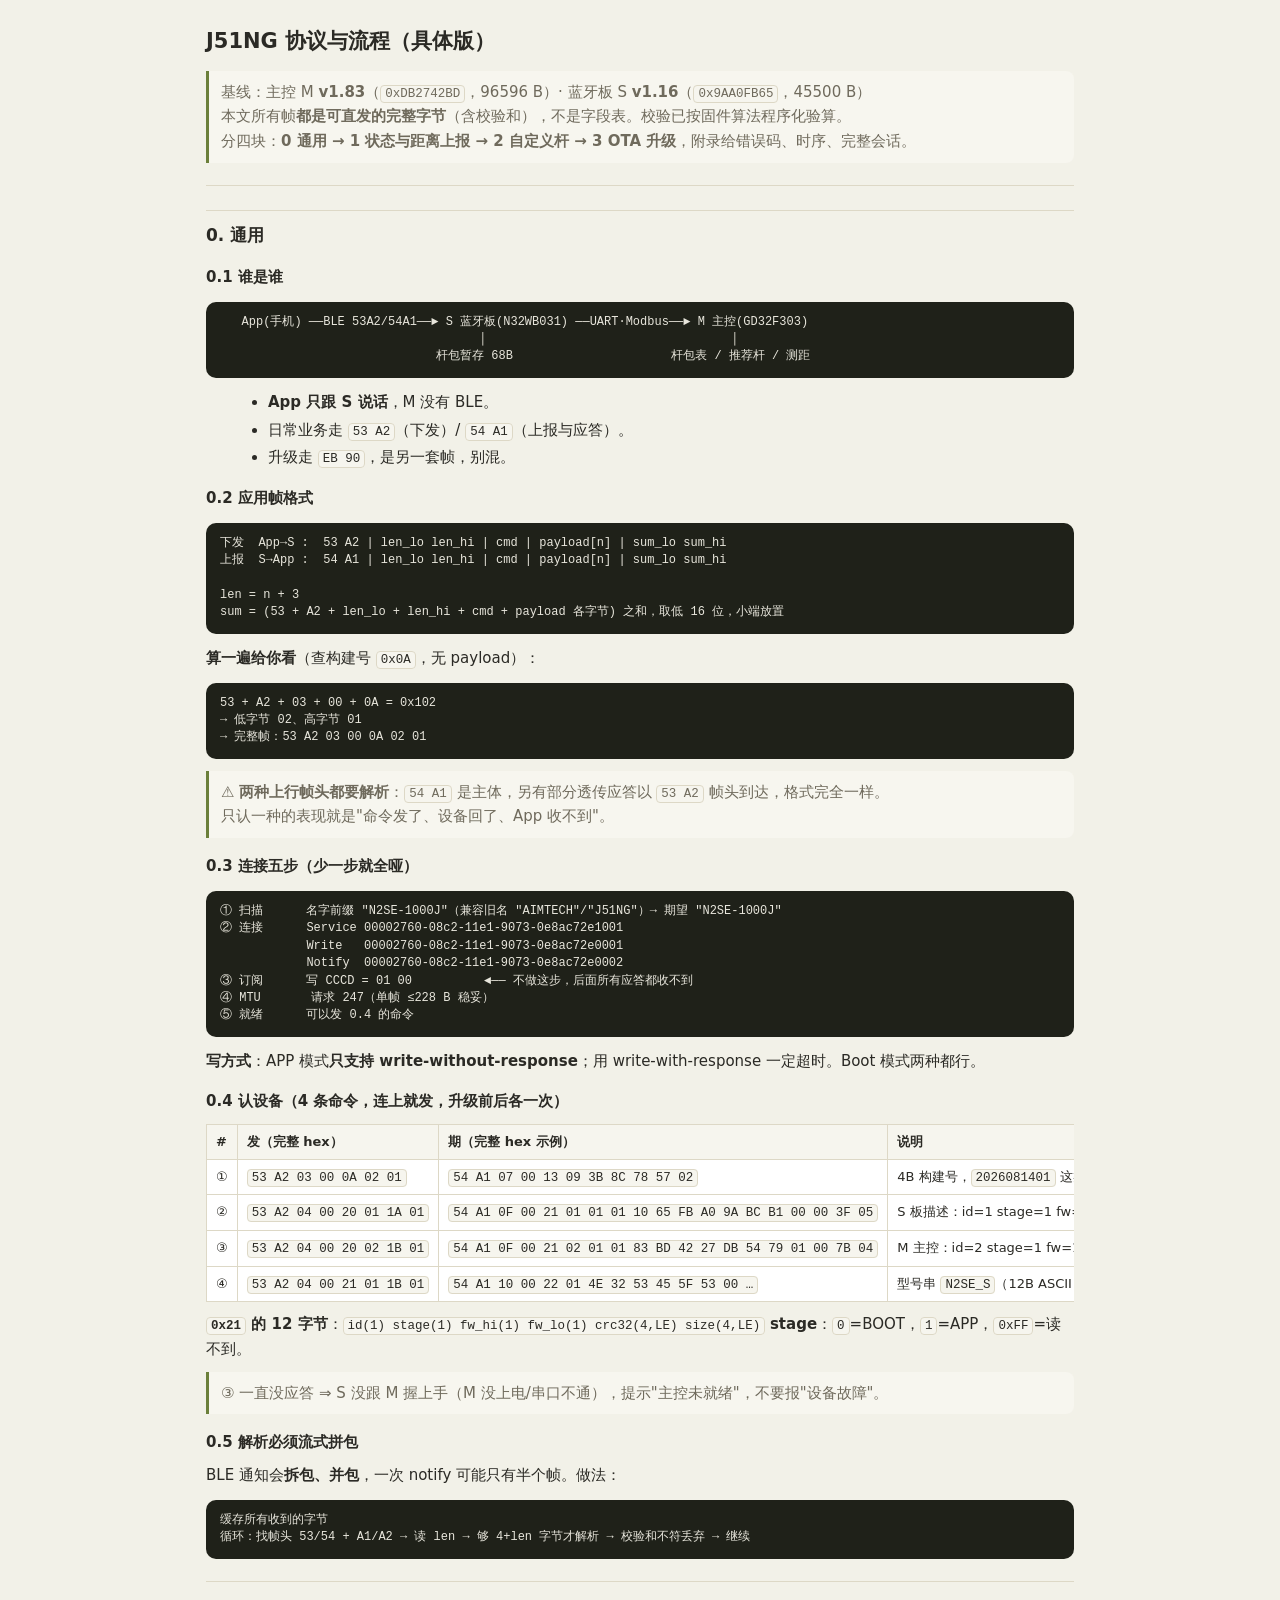
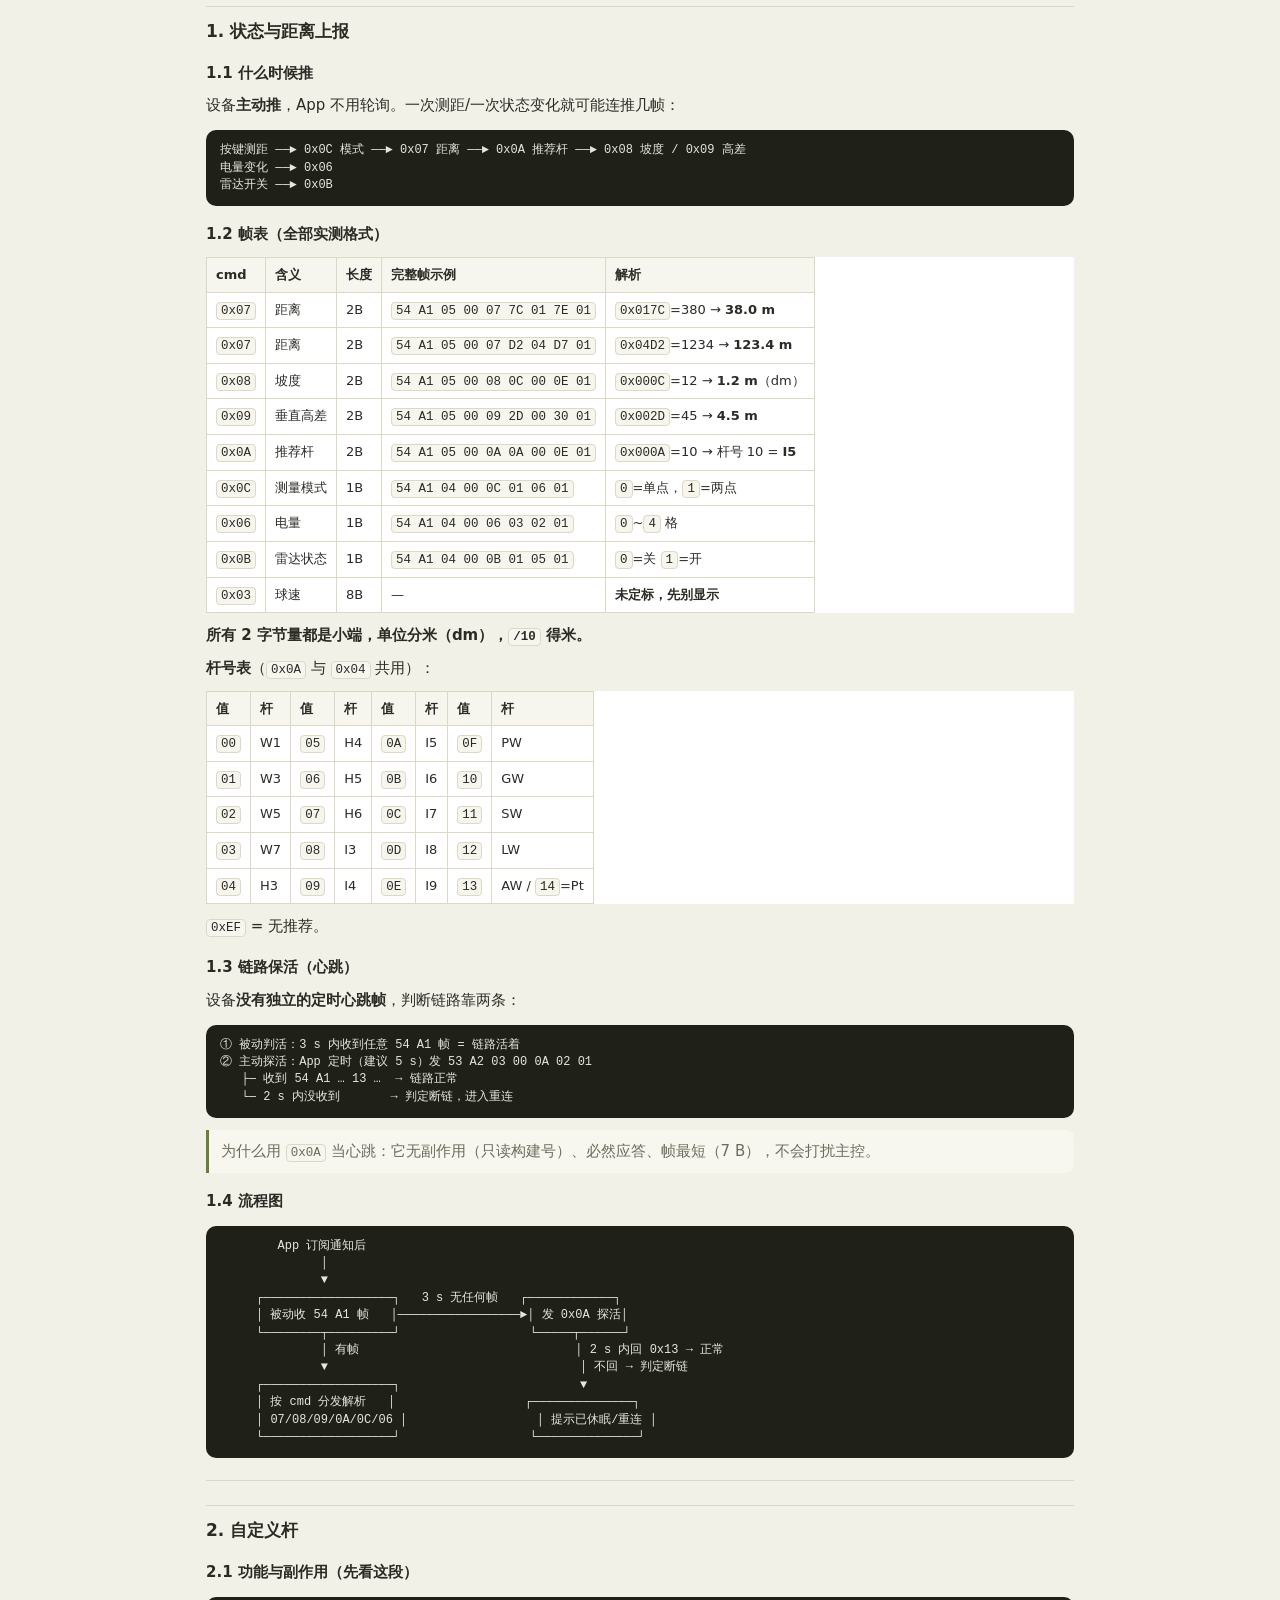
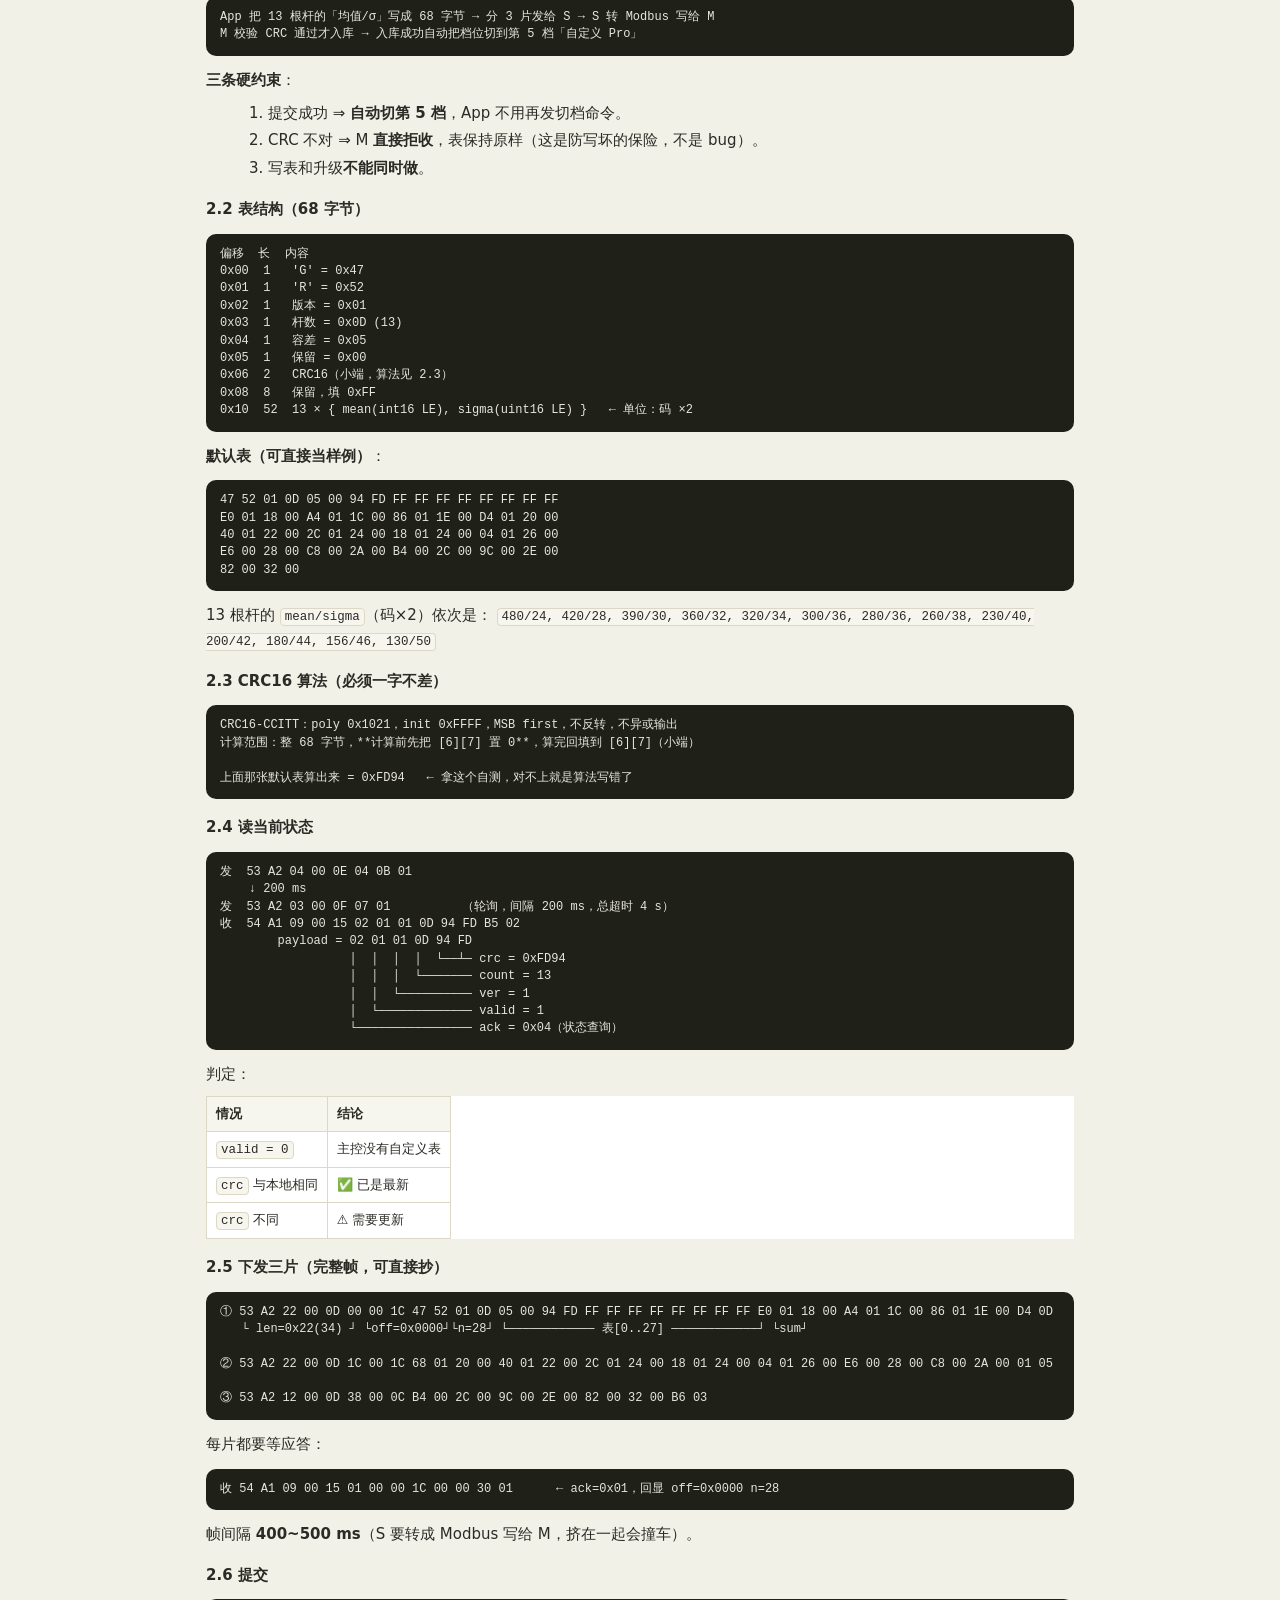
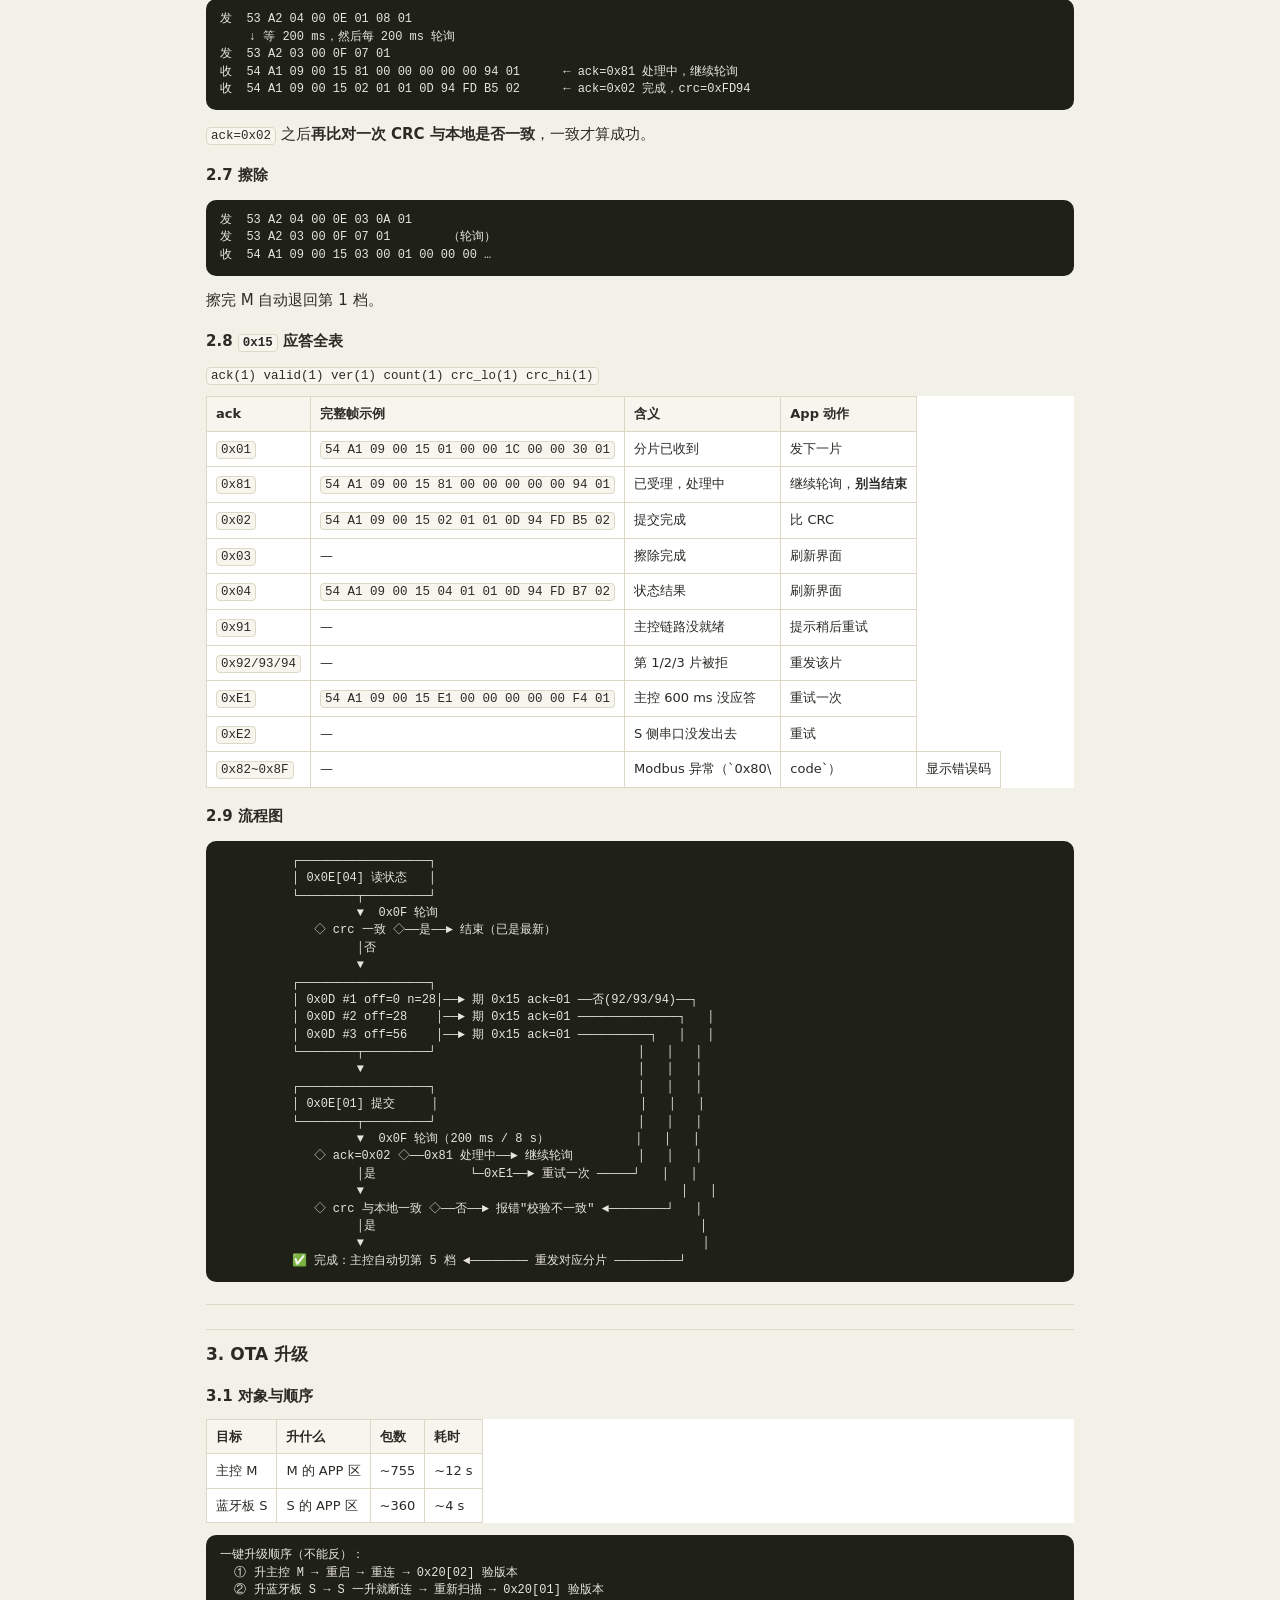
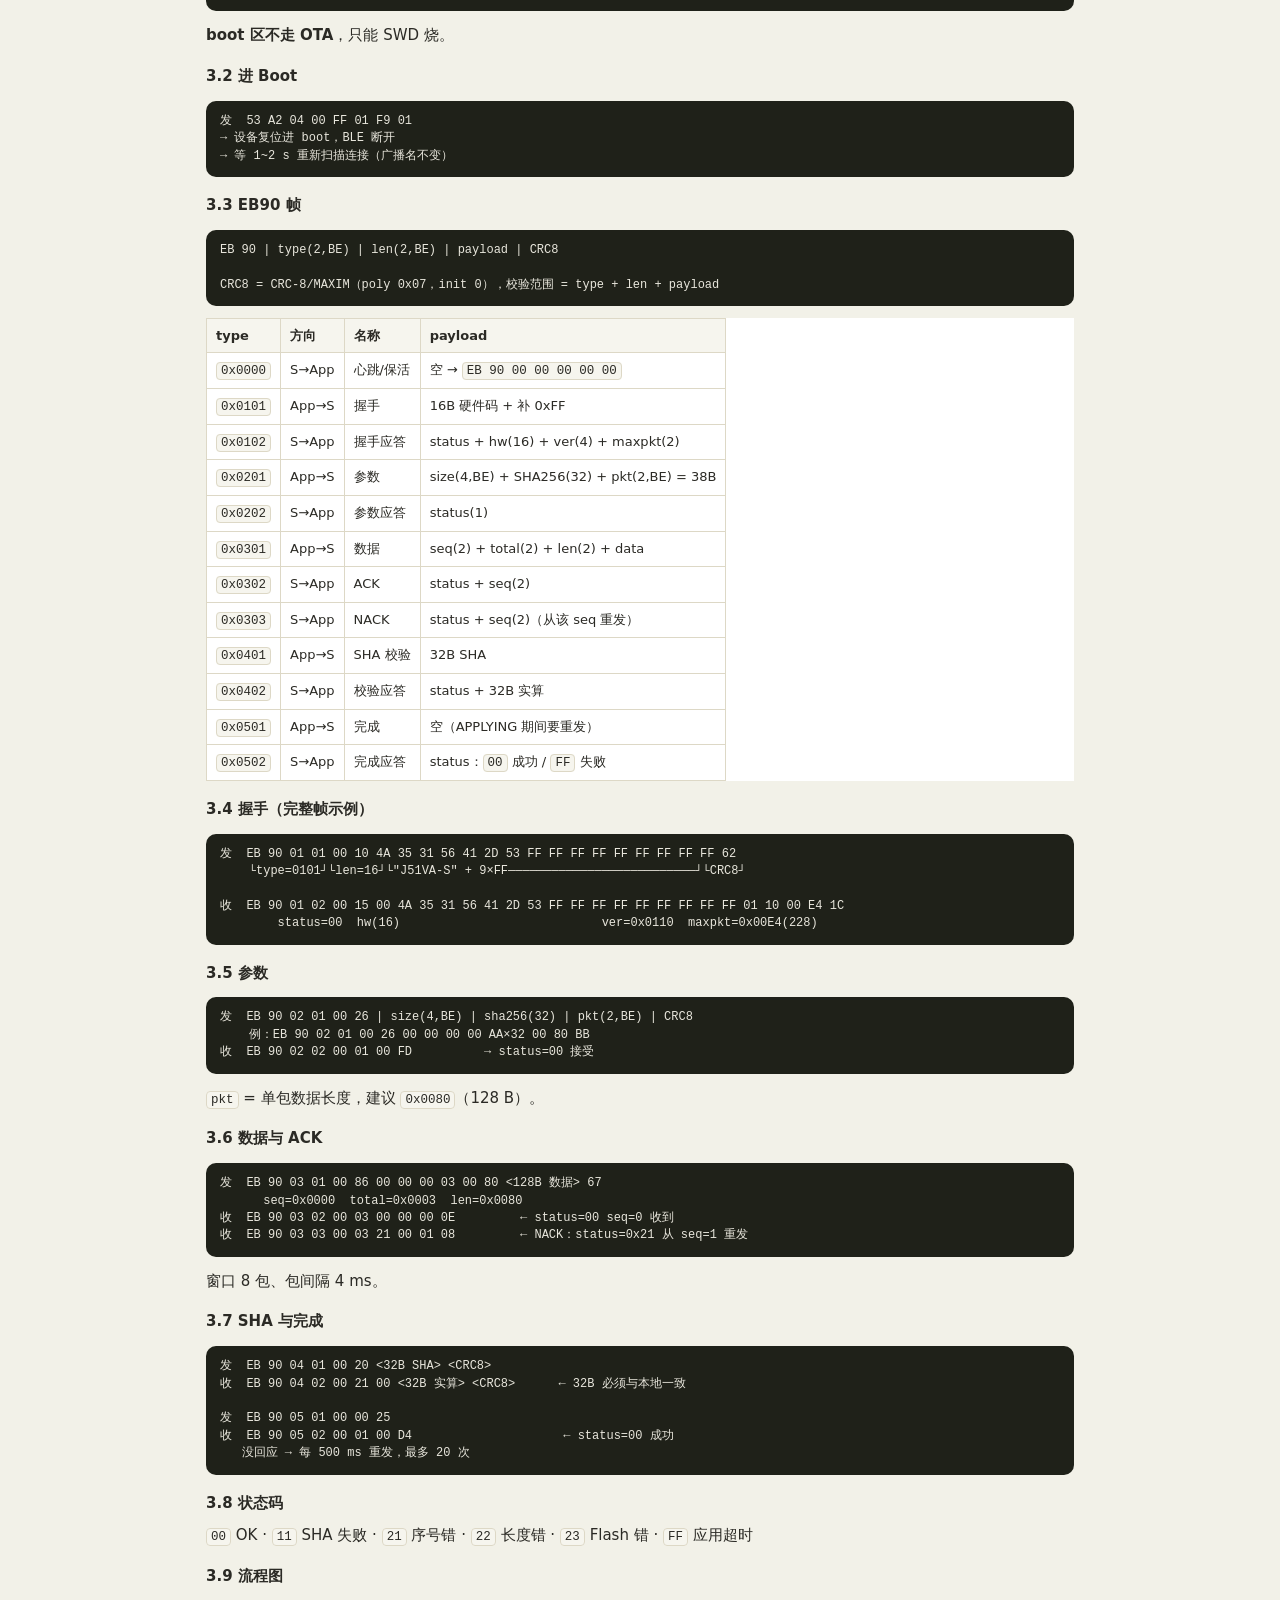
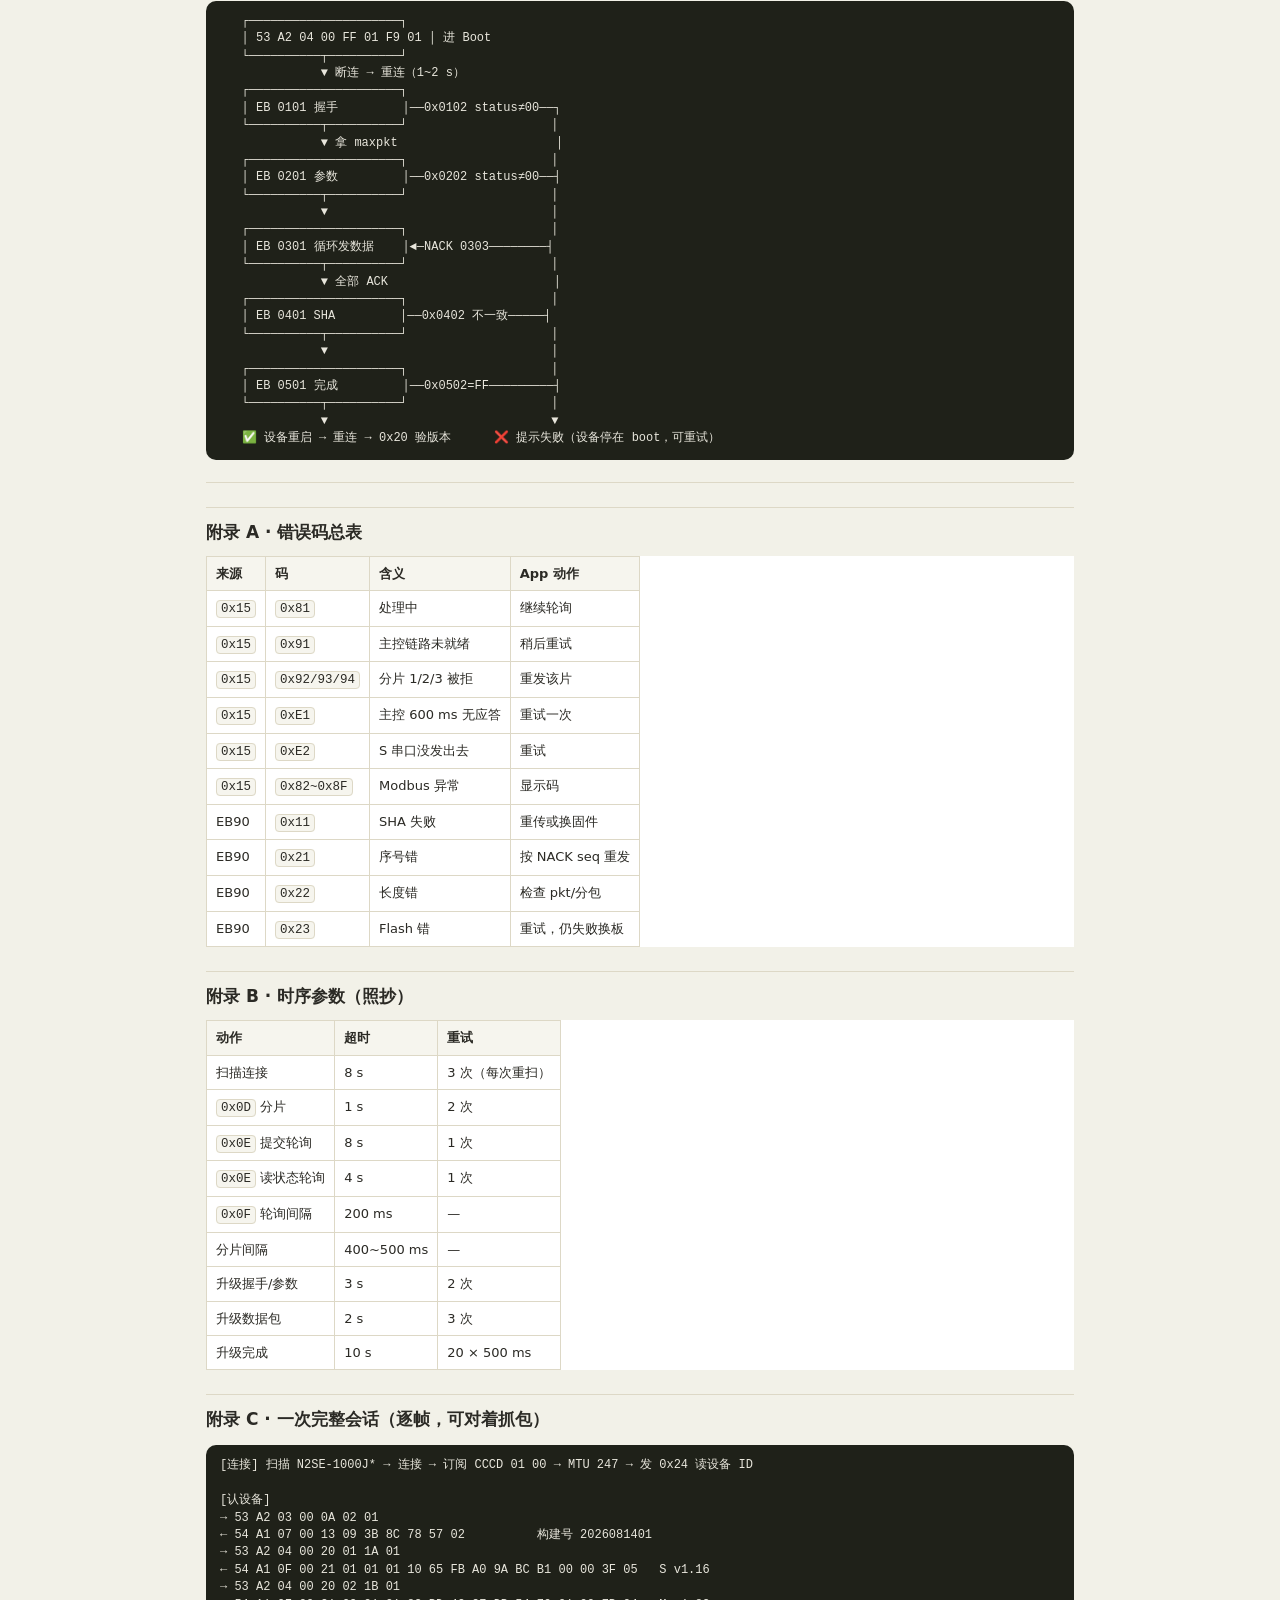
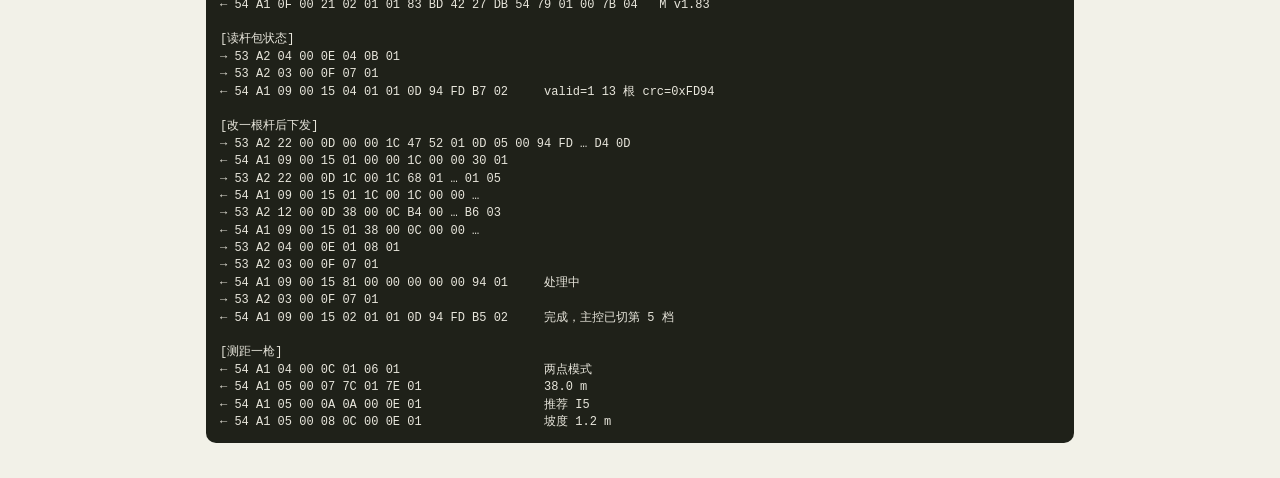
<file: docs/protocol-flow.html>
<!doctype html><html lang="zh-CN"><head><meta charset="utf-8"><meta name="viewport" content="width=device-width,initial-scale=1"><title>J51NG · 协议与流程</title><style>
:root{--bg:#f2f1e8;--card:#fff;--line:#ddd8c6;--ink:#2b2a25;--muted:#6f6a5c;--accent:#6b7f3a;--code:#f6f5ee}
*{box-sizing:border-box}
body{margin:0;background:var(--bg);color:var(--ink);font:15px/1.65 -apple-system,"PingFang SC","Microsoft YaHei",system-ui,sans-serif}
.wrap{max-width:900px;margin:0 auto;padding:18px 16px 80px}
h1{font-size:21px;margin:6px 0 12px}
h2{font-size:17px;margin:24px 0 10px;padding-top:10px;border-top:1px solid var(--line)}
h3{font-size:15px;margin:16px 0 8px}
h4{font-size:14px;margin:12px 0 6px}
p{margin:8px 0}
ul,ol{margin:8px 0 8px 22px}
li{margin:3px 0}
a{color:var(--accent)}
code{background:var(--code);border:1px solid var(--line);border-radius:4px;padding:1px 4px;
     font-size:12.5px;font-family:ui-monospace,Consolas,monospace}
pre{background:#1f2119;color:#e8e6dc;padding:12px 14px;border-radius:10px;overflow-x:auto;
    font-size:12px;line-height:1.45}
pre code{background:none;border:0;color:inherit;padding:0;font-size:12px;white-space:pre}
table{border-collapse:collapse;width:100%;margin:10px 0;background:var(--card);font-size:13px;
      display:block;overflow-x:auto}
th,td{border:1px solid var(--line);padding:6px 9px;text-align:left;vertical-align:top;white-space:nowrap}
th{background:var(--code);font-weight:600}
blockquote{margin:10px 0;padding:9px 12px;border-left:3px solid var(--accent);background:#f7f6ef;
           color:var(--muted);border-radius:0 8px 8px 0}
hr{border:0;border-top:1px solid var(--line);margin:22px 0}
@media (max-width:700px){th,td{white-space:normal;word-break:break-word}table{display:table}}
</style></head><body><div class="wrap"><h1>J51NG 协议与流程（具体版）</h1>
<blockquote>基线：主控 M <strong>v1.83</strong>（<code>0xDB2742BD</code>，96596 B）· 蓝牙板 S <strong>v1.16</strong>（<code>0x9AA0FB65</code>，45500 B）<br>本文所有帧<strong>都是可直发的完整字节</strong>（含校验和），不是字段表。校验已按固件算法程序化验算。<br>分四块：<strong>0 通用 → 1 状态与距离上报 → 2 自定义杆 → 3 OTA 升级</strong>，附录给错误码、时序、完整会话。</blockquote>
<hr>
<h2>0. 通用</h2>
<h3>0.1 谁是谁</h3>
<pre><code>   App(手机) ──BLE 53A2/54A1──► S 蓝牙板(N32WB031) ──UART·Modbus──► M 主控(GD32F303)
                                    │                                  │
                              杆包暂存 68B                      杆包表 / 推荐杆 / 测距</code></pre>
<ul><li><strong>App 只跟 S 说话</strong>，M 没有 BLE。</li><li>日常业务走 <code>53 A2</code>（下发）/ <code>54 A1</code>（上报与应答）。</li><li>升级走 <code>EB 90</code>，是另一套帧，别混。</li></ul>
<h3>0.2 应用帧格式</h3>
<pre><code>下发  App→S :  53 A2 | len_lo len_hi | cmd | payload[n] | sum_lo sum_hi
上报  S→App :  54 A1 | len_lo len_hi | cmd | payload[n] | sum_lo sum_hi

len = n + 3
sum = (53 + A2 + len_lo + len_hi + cmd + payload 各字节) 之和，取低 16 位，小端放置</code></pre>
<p><strong>算一遍给你看</strong>（查构建号 <code>0x0A</code>，无 payload）：</p>
<pre><code>53 + A2 + 03 + 00 + 0A = 0x102
→ 低字节 02、高字节 01
→ 完整帧：53 A2 03 00 0A 02 01</code></pre>
<blockquote>⚠️ <strong>两种上行帧头都要解析</strong>：<code>54 A1</code> 是主体，另有部分透传应答以 <code>53 A2</code> 帧头到达，格式完全一样。<br>只认一种的表现就是&quot;命令发了、设备回了、App 收不到&quot;。</blockquote>
<h3>0.3 连接五步（少一步就全哑）</h3>
<pre><code>① 扫描      名字前缀 &quot;N2SE-1000J&quot;（兼容旧名 &quot;AIMTECH&quot;/&quot;J51NG&quot;）→ 期望 &quot;N2SE-1000J&quot;
② 连接      Service 00002760-08c2-11e1-9073-0e8ac72e1001
            Write   00002760-08c2-11e1-9073-0e8ac72e0001
            Notify  00002760-08c2-11e1-9073-0e8ac72e0002
③ 订阅      写 CCCD = 01 00          ◄── 不做这步，后面所有应答都收不到
④ MTU       请求 247（单帧 ≤228 B 稳妥）
⑤ 就绪      可以发 0.4 的命令</code></pre>
<p><strong>写方式</strong>：APP 模式<strong>只支持 write-without-response</strong>；用 write-with-response 一定超时。Boot 模式两种都行。</p>
<h3>0.4 认设备（4 条命令，连上就发，升级前后各一次）</h3>
<table><thead><tr><th>#</th><th>发（完整 hex）</th><th>期（完整 hex 示例）</th><th>说明</th></tr></thead><tbody><tr><td>①</td><td><code>53 A2 03 00 0A 02 01</code></td><td><code>54 A1 07 00 13 09 3B 8C 78 57 02</code></td><td>4B 构建号，<code>2026081401</code> 这类日期码，<strong>不是 vX.YY</strong></td></tr><tr><td>②</td><td><code>53 A2 04 00 20 01 1A 01</code></td><td><code>54 A1 0F 00 21 01 01 01 10 65 FB A0 9A BC B1 00 00 3F 05</code></td><td>S 板描述：id=1 stage=1 fw=1.16 crc=0x9AA0FB65 size=45500</td></tr><tr><td>③</td><td><code>53 A2 04 00 20 02 1B 01</code></td><td><code>54 A1 0F 00 21 02 01 01 83 BD 42 27 DB 54 79 01 00 7B 04</code></td><td>M 主控：id=2 stage=1 fw=1.83 crc=0xDB2742BD size=96596</td></tr><tr><td>④</td><td><code>53 A2 04 00 21 01 1B 01</code></td><td><code>54 A1 10 00 22 01 4E 32 53 45 5F 53 00 …</code></td><td>型号串 <code>N2SE_S</code>（12B ASCII）</td></tr></tbody></table>
<p><strong><code>0x21</code> 的 12 字节</strong>：<code>id(1) stage(1) fw_hi(1) fw_lo(1) crc32(4,LE) size(4,LE)</code> <strong>stage</strong>：<code>0</code>=BOOT，<code>1</code>=APP，<code>0xFF</code>=读不到。</p>
<blockquote>③ 一直没应答 ⇒ S 没跟 M 握上手（M 没上电/串口不通），提示&quot;主控未就绪&quot;，不要报&quot;设备故障&quot;。</blockquote>
<h3>0.5 解析必须流式拼包</h3>
<p>BLE 通知会<strong>拆包、并包</strong>，一次 notify 可能只有半个帧。做法：</p>
<pre><code>缓存所有收到的字节
循环：找帧头 53/54 + A1/A2 → 读 len → 够 4+len 字节才解析 → 校验和不符丢弃 → 继续</code></pre>
<hr>
<h2>1. 状态与距离上报</h2>
<h3>1.1 什么时候推</h3>
<p>设备<strong>主动推</strong>，App 不用轮询。一次测距/一次状态变化就可能连推几帧：</p>
<pre><code>按键测距 ──► 0x0C 模式 ──► 0x07 距离 ──► 0x0A 推荐杆 ──► 0x08 坡度 / 0x09 高差
电量变化 ──► 0x06
雷达开关 ──► 0x0B</code></pre>
<h3>1.2 帧表（全部实测格式）</h3>
<table><thead><tr><th>cmd</th><th>含义</th><th>长度</th><th>完整帧示例</th><th>解析</th></tr></thead><tbody><tr><td><code>0x07</code></td><td>距离</td><td>2B</td><td><code>54 A1 05 00 07 7C 01 7E 01</code></td><td><code>0x017C</code>=380 → <strong>38.0 m</strong></td></tr><tr><td><code>0x07</code></td><td>距离</td><td>2B</td><td><code>54 A1 05 00 07 D2 04 D7 01</code></td><td><code>0x04D2</code>=1234 → <strong>123.4 m</strong></td></tr><tr><td><code>0x08</code></td><td>坡度</td><td>2B</td><td><code>54 A1 05 00 08 0C 00 0E 01</code></td><td><code>0x000C</code>=12 → <strong>1.2 m</strong>（dm）</td></tr><tr><td><code>0x09</code></td><td>垂直高差</td><td>2B</td><td><code>54 A1 05 00 09 2D 00 30 01</code></td><td><code>0x002D</code>=45 → <strong>4.5 m</strong></td></tr><tr><td><code>0x0A</code></td><td>推荐杆</td><td>2B</td><td><code>54 A1 05 00 0A 0A 00 0E 01</code></td><td><code>0x000A</code>=10 → 杆号 10 = <strong>I5</strong></td></tr><tr><td><code>0x0C</code></td><td>测量模式</td><td>1B</td><td><code>54 A1 04 00 0C 01 06 01</code></td><td><code>0</code>=单点，<code>1</code>=两点</td></tr><tr><td><code>0x06</code></td><td>电量</td><td>1B</td><td><code>54 A1 04 00 06 03 02 01</code></td><td><code>0</code>~<code>4</code> 格</td></tr><tr><td><code>0x0B</code></td><td>雷达状态</td><td>1B</td><td><code>54 A1 04 00 0B 01 05 01</code></td><td><code>0</code>=关 <code>1</code>=开</td></tr><tr><td><code>0x03</code></td><td>球速</td><td>8B</td><td>—</td><td><strong>未定标，先别显示</strong></td></tr></tbody></table>
<p><strong>所有 2 字节量都是小端，单位分米（dm），<code>/10</code> 得米。</strong></p>
<p><strong>杆号表</strong>（<code>0x0A</code> 与 <code>0x04</code> 共用）：</p>
<table><thead><tr><th>值</th><th>杆</th><th>值</th><th>杆</th><th>值</th><th>杆</th><th>值</th><th>杆</th></tr></thead><tbody><tr><td><code>00</code></td><td>W1</td><td><code>05</code></td><td>H4</td><td><code>0A</code></td><td>I5</td><td><code>0F</code></td><td>PW</td></tr><tr><td><code>01</code></td><td>W3</td><td><code>06</code></td><td>H5</td><td><code>0B</code></td><td>I6</td><td><code>10</code></td><td>GW</td></tr><tr><td><code>02</code></td><td>W5</td><td><code>07</code></td><td>H6</td><td><code>0C</code></td><td>I7</td><td><code>11</code></td><td>SW</td></tr><tr><td><code>03</code></td><td>W7</td><td><code>08</code></td><td>I3</td><td><code>0D</code></td><td>I8</td><td><code>12</code></td><td>LW</td></tr><tr><td><code>04</code></td><td>H3</td><td><code>09</code></td><td>I4</td><td><code>0E</code></td><td>I9</td><td><code>13</code></td><td>AW / <code>14</code>=Pt</td></tr></tbody></table>
<p><code>0xEF</code> = 无推荐。</p>
<h3>1.3 链路保活（心跳）</h3>
<p>设备<strong>没有独立的定时心跳帧</strong>，判断链路靠两条：</p>
<pre><code>① 被动判活：3 s 内收到任意 54 A1 帧 = 链路活着
② 主动探活：App 定时（建议 5 s）发 53 A2 03 00 0A 02 01
   ├─ 收到 54 A1 … 13 …  → 链路正常
   └─ 2 s 内没收到       → 判定断链，进入重连</code></pre>
<blockquote>为什么用 <code>0x0A</code> 当心跳：它无副作用（只读构建号）、必然应答、帧最短（7 B），不会打扰主控。</blockquote>
<h3>1.4 流程图</h3>
<pre><code>        App 订阅通知后
              │
              ▼
     ┌──────────────────┐   3 s 无任何帧   ┌────────────┐
     │ 被动收 54 A1 帧   │─────────────────►│ 发 0x0A 探活│
     └────────┬─────────┘                  └─────┬──────┘
              │ 有帧                              │ 2 s 内回 0x13 → 正常
              ▼                                   │ 不回 → 判定断链
     ┌──────────────────┐                         ▼
     │ 按 cmd 分发解析   │                  ┌──────────────┐
     │ 07/08/09/0A/0C/06 │                  │ 提示已休眠/重连 │
     └──────────────────┘                  └──────────────┘</code></pre>
<hr>
<h2>2. 自定义杆</h2>
<h3>2.1 功能与副作用（先看这段）</h3>
<pre><code>App 把 13 根杆的「均值/σ」写成 68 字节 → 分 3 片发给 S → S 转 Modbus 写给 M
M 校验 CRC 通过才入库 → 入库成功自动把档位切到第 5 档「自定义 Pro」</code></pre>
<p><strong>三条硬约束</strong>：</p>
<ol><li>提交成功 ⇒ <strong>自动切第 5 档</strong>，App 不用再发切档命令。</li><li>CRC 不对 ⇒ M <strong>直接拒收</strong>，表保持原样（这是防写坏的保险，不是 bug）。</li><li>写表和升级<strong>不能同时做</strong>。</li></ol>
<h3>2.2 表结构（68 字节）</h3>
<pre><code>偏移  长  内容
0x00  1   &#x27;G&#x27; = 0x47
0x01  1   &#x27;R&#x27; = 0x52
0x02  1   版本 = 0x01
0x03  1   杆数 = 0x0D (13)
0x04  1   容差 = 0x05
0x05  1   保留 = 0x00
0x06  2   CRC16（小端，算法见 2.3）
0x08  8   保留，填 0xFF
0x10  52  13 × { mean(int16 LE), sigma(uint16 LE) }   ← 单位：码 ×2</code></pre>
<p><strong>默认表（可直接当样例）</strong>：</p>
<pre><code>47 52 01 0D 05 00 94 FD FF FF FF FF FF FF FF FF
E0 01 18 00 A4 01 1C 00 86 01 1E 00 D4 01 20 00
40 01 22 00 2C 01 24 00 18 01 24 00 04 01 26 00
E6 00 28 00 C8 00 2A 00 B4 00 2C 00 9C 00 2E 00
82 00 32 00</code></pre>
<p>13 根杆的 <code>mean/sigma</code>（码×2）依次是： <code>480/24, 420/28, 390/30, 360/32, 320/34, 300/36, 280/36, 260/38, 230/40, 200/42, 180/44, 156/46, 130/50</code></p>
<h3>2.3 CRC16 算法（必须一字不差）</h3>
<pre><code>CRC16-CCITT：poly 0x1021，init 0xFFFF，MSB first，不反转，不异或输出
计算范围：整 68 字节，**计算前先把 [6][7] 置 0**，算完回填到 [6][7]（小端）

上面那张默认表算出来 = 0xFD94   ← 拿这个自测，对不上就是算法写错了</code></pre>
<h3>2.4 读当前状态</h3>
<pre><code>发  53 A2 04 00 0E 04 0B 01
    ↓ 200 ms
发  53 A2 03 00 0F 07 01          （轮询，间隔 200 ms，总超时 4 s）
收  54 A1 09 00 15 02 01 01 0D 94 FD B5 02
        payload = 02 01 01 0D 94 FD
                  │  │  │  │  └──┴─ crc = 0xFD94
                  │  │  │  └─────── count = 13
                  │  │  └────────── ver = 1
                  │  └───────────── valid = 1
                  └──────────────── ack = 0x04（状态查询）</code></pre>
<p>判定：</p>
<table><thead><tr><th>情况</th><th>结论</th></tr></thead><tbody><tr><td><code>valid = 0</code></td><td>主控没有自定义表</td></tr><tr><td><code>crc</code> 与本地相同</td><td>✅ 已是最新</td></tr><tr><td><code>crc</code> 不同</td><td>⚠️ 需要更新</td></tr></tbody></table>
<h3>2.5 下发三片（完整帧，可直接抄）</h3>
<pre><code>① 53 A2 22 00 0D 00 00 1C 47 52 01 0D 05 00 94 FD FF FF FF FF FF FF FF FF E0 01 18 00 A4 01 1C 00 86 01 1E 00 D4 0D
   └ len=0x22(34) ┘ └off=0x0000┘└n=28┘ └──────────── 表[0..27] ────────────┘ └sum┘

② 53 A2 22 00 0D 1C 00 1C 68 01 20 00 40 01 22 00 2C 01 24 00 18 01 24 00 04 01 26 00 E6 00 28 00 C8 00 2A 00 01 05

③ 53 A2 12 00 0D 38 00 0C B4 00 2C 00 9C 00 2E 00 82 00 32 00 B6 03</code></pre>
<p>每片都要等应答：</p>
<pre><code>收 54 A1 09 00 15 01 00 00 1C 00 00 30 01      ← ack=0x01，回显 off=0x0000 n=28</code></pre>
<p>帧间隔 <strong>400~500 ms</strong>（S 要转成 Modbus 写给 M，挤在一起会撞车）。</p>
<h3>2.6 提交</h3>
<pre><code>发  53 A2 04 00 0E 01 08 01
    ↓ 等 200 ms，然后每 200 ms 轮询
发  53 A2 03 00 0F 07 01
收  54 A1 09 00 15 81 00 00 00 00 00 94 01      ← ack=0x81 处理中，继续轮询
收  54 A1 09 00 15 02 01 01 0D 94 FD B5 02      ← ack=0x02 完成，crc=0xFD94</code></pre>
<p><code>ack=0x02</code> 之后<strong>再比对一次 CRC 与本地是否一致</strong>，一致才算成功。</p>
<h3>2.7 擦除</h3>
<pre><code>发  53 A2 04 00 0E 03 0A 01
发  53 A2 03 00 0F 07 01        （轮询）
收  54 A1 09 00 15 03 00 01 00 00 00 …</code></pre>
<p>擦完 M 自动退回第 1 档。</p>
<h3>2.8 <code>0x15</code> 应答全表</h3>
<p><code>ack(1) valid(1) ver(1) count(1) crc_lo(1) crc_hi(1)</code></p>
<table><thead><tr><th>ack</th><th>完整帧示例</th><th>含义</th><th>App 动作</th></tr></thead><tbody><tr><td><code>0x01</code></td><td><code>54 A1 09 00 15 01 00 00 1C 00 00 30 01</code></td><td>分片已收到</td><td>发下一片</td></tr><tr><td><code>0x81</code></td><td><code>54 A1 09 00 15 81 00 00 00 00 00 94 01</code></td><td>已受理，处理中</td><td>继续轮询，<strong>别当结束</strong></td></tr><tr><td><code>0x02</code></td><td><code>54 A1 09 00 15 02 01 01 0D 94 FD B5 02</code></td><td>提交完成</td><td>比 CRC</td></tr><tr><td><code>0x03</code></td><td>—</td><td>擦除完成</td><td>刷新界面</td></tr><tr><td><code>0x04</code></td><td><code>54 A1 09 00 15 04 01 01 0D 94 FD B7 02</code></td><td>状态结果</td><td>刷新界面</td></tr><tr><td><code>0x91</code></td><td>—</td><td>主控链路没就绪</td><td>提示稍后重试</td></tr><tr><td><code>0x92/93/94</code></td><td>—</td><td>第 1/2/3 片被拒</td><td>重发该片</td></tr><tr><td><code>0xE1</code></td><td><code>54 A1 09 00 15 E1 00 00 00 00 00 F4 01</code></td><td>主控 600 ms 没应答</td><td>重试一次</td></tr><tr><td><code>0xE2</code></td><td>—</td><td>S 侧串口没发出去</td><td>重试</td></tr><tr><td><code>0x82~0x8F</code></td><td>—</td><td>Modbus 异常（`0x80\</td><td>code`）</td><td>显示错误码</td></tr></tbody></table>
<h3>2.9 流程图</h3>
<pre><code>          ┌──────────────────┐
          │ 0x0E[04] 读状态   │
          └────────┬─────────┘
                   ▼  0x0F 轮询
             ◇ crc 一致 ◇──是──► 结束（已是最新）
                   │否
                   ▼
          ┌──────────────────┐
          │ 0x0D #1 off=0 n=28│──► 期 0x15 ack=01 ──否(92/93/94)──┐
          │ 0x0D #2 off=28    │──► 期 0x15 ack=01 ──────────────┐   │
          │ 0x0D #3 off=56    │──► 期 0x15 ack=01 ──────────┐   │   │
          └────────┬─────────┘                            │   │   │
                   ▼                                      │   │   │
          ┌──────────────────┐                            │   │   │
          │ 0x0E[01] 提交     │                            │   │   │
          └────────┬─────────┘                            │   │   │
                   ▼  0x0F 轮询（200 ms / 8 s）            │   │   │
             ◇ ack=0x02 ◇──0x81 处理中──► 继续轮询         │   │   │
                   │是             └─0xE1──► 重试一次 ─────┘   │   │
                   ▼                                            │   │
             ◇ crc 与本地一致 ◇──否──► 报错&quot;校验不一致&quot; ◄────────┘   │
                   │是                                             │
                   ▼                                               │
          ✅ 完成：主控自动切第 5 档 ◄──────── 重发对应分片 ─────────┘</code></pre>
<hr>
<h2>3. OTA 升级</h2>
<h3>3.1 对象与顺序</h3>
<table><thead><tr><th>目标</th><th>升什么</th><th>包数</th><th>耗时</th></tr></thead><tbody><tr><td>主控 M</td><td>M 的 APP 区</td><td>~755</td><td>~12 s</td></tr><tr><td>蓝牙板 S</td><td>S 的 APP 区</td><td>~360</td><td>~4 s</td></tr></tbody></table>
<pre><code>一键升级顺序（不能反）：
  ① 升主控 M → 重启 → 重连 → 0x20[02] 验版本
  ② 升蓝牙板 S → S 一升就断连 → 重新扫描 → 0x20[01] 验版本</code></pre>
<p><strong>boot 区不走 OTA</strong>，只能 SWD 烧。</p>
<h3>3.2 进 Boot</h3>
<pre><code>发  53 A2 04 00 FF 01 F9 01
→ 设备复位进 boot，BLE 断开
→ 等 1~2 s 重新扫描连接（广播名不变）</code></pre>
<h3>3.3 EB90 帧</h3>
<pre><code>EB 90 | type(2,BE) | len(2,BE) | payload | CRC8

CRC8 = CRC-8/MAXIM（poly 0x07，init 0），校验范围 = type + len + payload</code></pre>
<table><thead><tr><th>type</th><th>方向</th><th>名称</th><th>payload</th></tr></thead><tbody><tr><td><code>0x0000</code></td><td>S→App</td><td>心跳/保活</td><td>空 → <code>EB 90 00 00 00 00 00</code></td></tr><tr><td><code>0x0101</code></td><td>App→S</td><td>握手</td><td>16B 硬件码 + 补 0xFF</td></tr><tr><td><code>0x0102</code></td><td>S→App</td><td>握手应答</td><td>status + hw(16) + ver(4) + maxpkt(2)</td></tr><tr><td><code>0x0201</code></td><td>App→S</td><td>参数</td><td>size(4,BE) + SHA256(32) + pkt(2,BE) = 38B</td></tr><tr><td><code>0x0202</code></td><td>S→App</td><td>参数应答</td><td>status(1)</td></tr><tr><td><code>0x0301</code></td><td>App→S</td><td>数据</td><td>seq(2) + total(2) + len(2) + data</td></tr><tr><td><code>0x0302</code></td><td>S→App</td><td>ACK</td><td>status + seq(2)</td></tr><tr><td><code>0x0303</code></td><td>S→App</td><td>NACK</td><td>status + seq(2)（从该 seq 重发）</td></tr><tr><td><code>0x0401</code></td><td>App→S</td><td>SHA 校验</td><td>32B SHA</td></tr><tr><td><code>0x0402</code></td><td>S→App</td><td>校验应答</td><td>status + 32B 实算</td></tr><tr><td><code>0x0501</code></td><td>App→S</td><td>完成</td><td>空（APPLYING 期间要重发）</td></tr><tr><td><code>0x0502</code></td><td>S→App</td><td>完成应答</td><td>status：<code>00</code> 成功 / <code>FF</code> 失败</td></tr></tbody></table>
<h3>3.4 握手（完整帧示例）</h3>
<pre><code>发  EB 90 01 01 00 10 4A 35 31 56 41 2D 53 FF FF FF FF FF FF FF FF FF 62
    └type=0101┘└len=16┘└&quot;J51VA-S&quot; + 9×FF──────────────────────────┘└CRC8┘

收  EB 90 01 02 00 15 00 4A 35 31 56 41 2D 53 FF FF FF FF FF FF FF FF FF 01 10 00 E4 1C
        status=00  hw(16)                            ver=0x0110  maxpkt=0x00E4(228)</code></pre>
<h3>3.5 参数</h3>
<pre><code>发  EB 90 02 01 00 26 | size(4,BE) | sha256(32) | pkt(2,BE) | CRC8
    例：EB 90 02 01 00 26 00 00 00 00 AA×32 00 80 BB
收  EB 90 02 02 00 01 00 FD          → status=00 接受</code></pre>
<p><code>pkt</code> = 单包数据长度，建议 <code>0x0080</code>（128 B）。</p>
<h3>3.6 数据与 ACK</h3>
<pre><code>发  EB 90 03 01 00 86 00 00 00 03 00 80 &lt;128B 数据&gt; 67
      seq=0x0000  total=0x0003  len=0x0080
收  EB 90 03 02 00 03 00 00 00 0E         ← status=00 seq=0 收到
收  EB 90 03 03 00 03 21 00 01 08         ← NACK：status=0x21 从 seq=1 重发</code></pre>
<p>窗口 8 包、包间隔 4 ms。</p>
<h3>3.7 SHA 与完成</h3>
<pre><code>发  EB 90 04 01 00 20 &lt;32B SHA&gt; &lt;CRC8&gt;
收  EB 90 04 02 00 21 00 &lt;32B 实算&gt; &lt;CRC8&gt;      ← 32B 必须与本地一致

发  EB 90 05 01 00 00 25
收  EB 90 05 02 00 01 00 D4                     ← status=00 成功
   没回应 → 每 500 ms 重发，最多 20 次</code></pre>
<h3>3.8 状态码</h3>
<p><code>00</code> OK · <code>11</code> SHA 失败 · <code>21</code> 序号错 · <code>22</code> 长度错 · <code>23</code> Flash 错 · <code>FF</code> 应用超时</p>
<h3>3.9 流程图</h3>
<pre><code>   ┌─────────────────────┐
   │ 53 A2 04 00 FF 01 F9 01 │ 进 Boot
   └──────────┬──────────┘
              ▼ 断连 → 重连（1~2 s）
   ┌─────────────────────┐
   │ EB 0101 握手         │──0x0102 status≠00──┐
   └──────────┬──────────┘                    │
              ▼ 拿 maxpkt                      │
   ┌─────────────────────┐                    │
   │ EB 0201 参数         │──0x0202 status≠00──┤
   └──────────┬──────────┘                    │
              ▼                               │
   ┌─────────────────────┐                    │
   │ EB 0301 循环发数据    │◄─NACK 0303────────┤
   └──────────┬──────────┘                    │
              ▼ 全部 ACK                       │
   ┌─────────────────────┐                    │
   │ EB 0401 SHA         │──0x0402 不一致─────┤
   └──────────┬──────────┘                    │
              ▼                               │
   ┌─────────────────────┐                    │
   │ EB 0501 完成         │──0x0502=FF─────────┤
   └──────────┬──────────┘                    │
              ▼                               ▼
   ✅ 设备重启 → 重连 → 0x20 验版本      ❌ 提示失败（设备停在 boot，可重试）</code></pre>
<hr>
<h2>附录 A · 错误码总表</h2>
<table><thead><tr><th>来源</th><th>码</th><th>含义</th><th>App 动作</th></tr></thead><tbody><tr><td><code>0x15</code></td><td><code>0x81</code></td><td>处理中</td><td>继续轮询</td></tr><tr><td><code>0x15</code></td><td><code>0x91</code></td><td>主控链路未就绪</td><td>稍后重试</td></tr><tr><td><code>0x15</code></td><td><code>0x92/93/94</code></td><td>分片 1/2/3 被拒</td><td>重发该片</td></tr><tr><td><code>0x15</code></td><td><code>0xE1</code></td><td>主控 600 ms 无应答</td><td>重试一次</td></tr><tr><td><code>0x15</code></td><td><code>0xE2</code></td><td>S 串口没发出去</td><td>重试</td></tr><tr><td><code>0x15</code></td><td><code>0x82~0x8F</code></td><td>Modbus 异常</td><td>显示码</td></tr><tr><td>EB90</td><td><code>0x11</code></td><td>SHA 失败</td><td>重传或换固件</td></tr><tr><td>EB90</td><td><code>0x21</code></td><td>序号错</td><td>按 NACK seq 重发</td></tr><tr><td>EB90</td><td><code>0x22</code></td><td>长度错</td><td>检查 pkt/分包</td></tr><tr><td>EB90</td><td><code>0x23</code></td><td>Flash 错</td><td>重试，仍失败换板</td></tr></tbody></table>
<h2>附录 B · 时序参数（照抄）</h2>
<table><thead><tr><th>动作</th><th>超时</th><th>重试</th></tr></thead><tbody><tr><td>扫描连接</td><td>8 s</td><td>3 次（每次重扫）</td></tr><tr><td><code>0x0D</code> 分片</td><td>1 s</td><td>2 次</td></tr><tr><td><code>0x0E</code> 提交轮询</td><td>8 s</td><td>1 次</td></tr><tr><td><code>0x0E</code> 读状态轮询</td><td>4 s</td><td>1 次</td></tr><tr><td><code>0x0F</code> 轮询间隔</td><td>200 ms</td><td>—</td></tr><tr><td>分片间隔</td><td>400~500 ms</td><td>—</td></tr><tr><td>升级握手/参数</td><td>3 s</td><td>2 次</td></tr><tr><td>升级数据包</td><td>2 s</td><td>3 次</td></tr><tr><td>升级完成</td><td>10 s</td><td>20 × 500 ms</td></tr></tbody></table>
<h2>附录 C · 一次完整会话（逐帧，可对着抓包）</h2>
<pre><code>[连接] 扫描 N2SE-1000J* → 连接 → 订阅 CCCD 01 00 → MTU 247 → 发 0x24 读设备 ID

[认设备]
→ 53 A2 03 00 0A 02 01
← 54 A1 07 00 13 09 3B 8C 78 57 02          构建号 2026081401
→ 53 A2 04 00 20 01 1A 01
← 54 A1 0F 00 21 01 01 01 10 65 FB A0 9A BC B1 00 00 3F 05   S v1.16
→ 53 A2 04 00 20 02 1B 01
← 54 A1 0F 00 21 02 01 01 83 BD 42 27 DB 54 79 01 00 7B 04   M v1.83

[读杆包状态]
→ 53 A2 04 00 0E 04 0B 01
→ 53 A2 03 00 0F 07 01
← 54 A1 09 00 15 04 01 01 0D 94 FD B7 02     valid=1 13 根 crc=0xFD94

[改一根杆后下发]
→ 53 A2 22 00 0D 00 00 1C 47 52 01 0D 05 00 94 FD … D4 0D
← 54 A1 09 00 15 01 00 00 1C 00 00 30 01
→ 53 A2 22 00 0D 1C 00 1C 68 01 … 01 05
← 54 A1 09 00 15 01 1C 00 1C 00 00 …
→ 53 A2 12 00 0D 38 00 0C B4 00 … B6 03
← 54 A1 09 00 15 01 38 00 0C 00 00 …
→ 53 A2 04 00 0E 01 08 01
→ 53 A2 03 00 0F 07 01
← 54 A1 09 00 15 81 00 00 00 00 00 94 01     处理中
→ 53 A2 03 00 0F 07 01
← 54 A1 09 00 15 02 01 01 0D 94 FD B5 02     完成，主控已切第 5 档

[测距一枪]
← 54 A1 04 00 0C 01 06 01                    两点模式
← 54 A1 05 00 07 7C 01 7E 01                 38.0 m
← 54 A1 05 00 0A 0A 00 0E 01                 推荐 I5
← 54 A1 05 00 08 0C 00 0E 01                 坡度 1.2 m</code></pre></div></body></html>
</file>
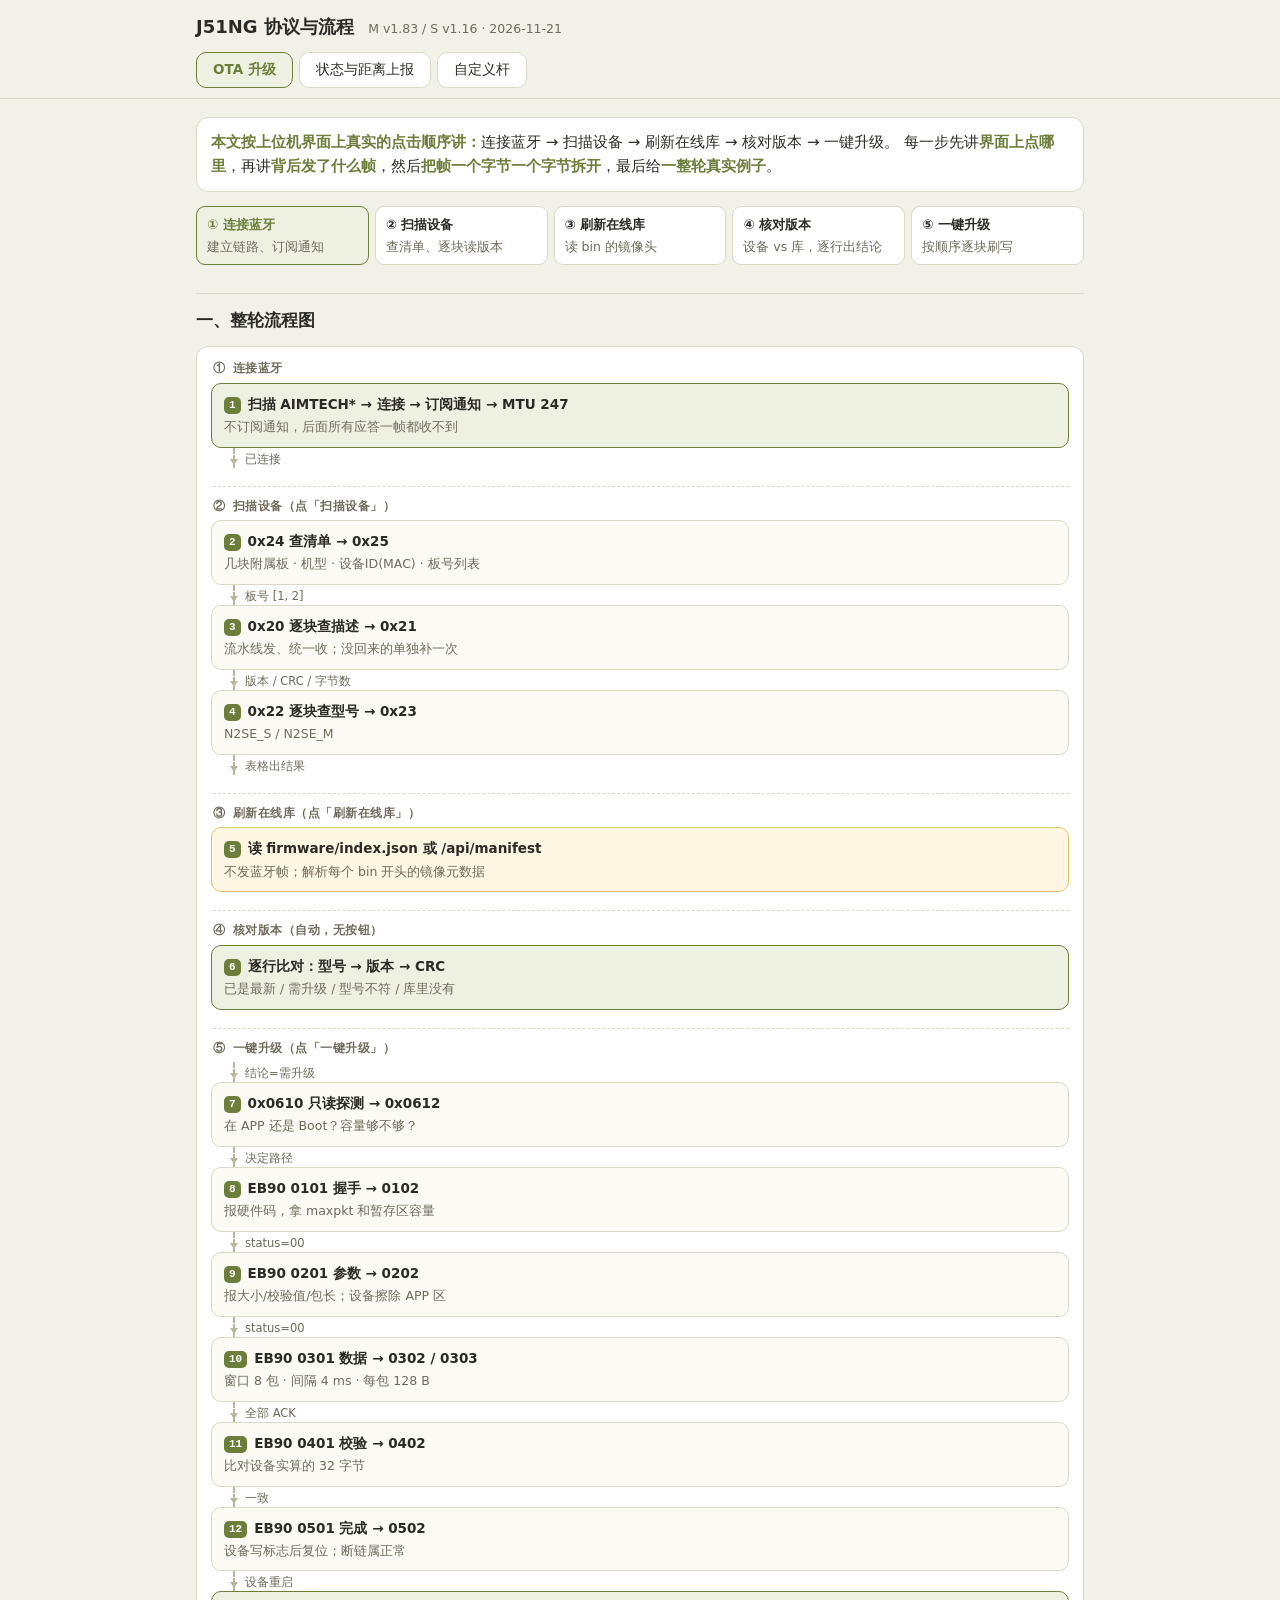
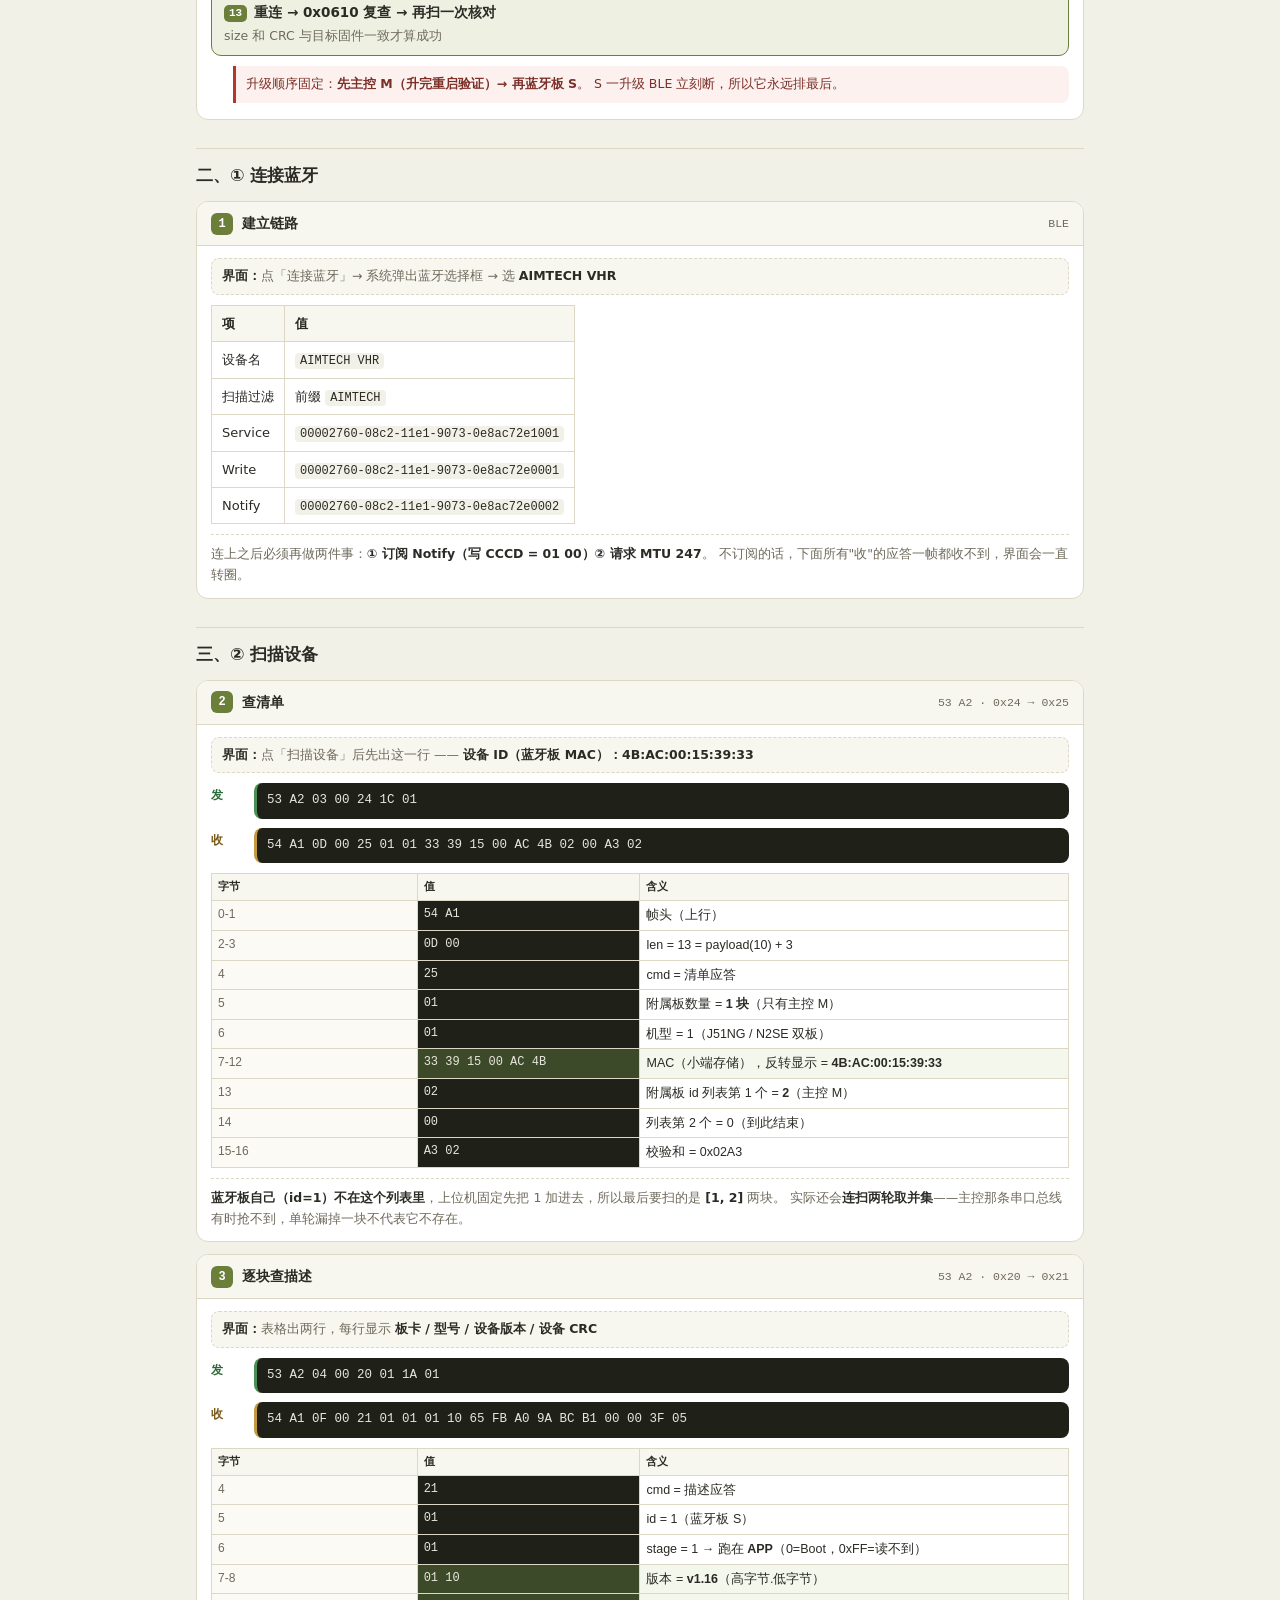
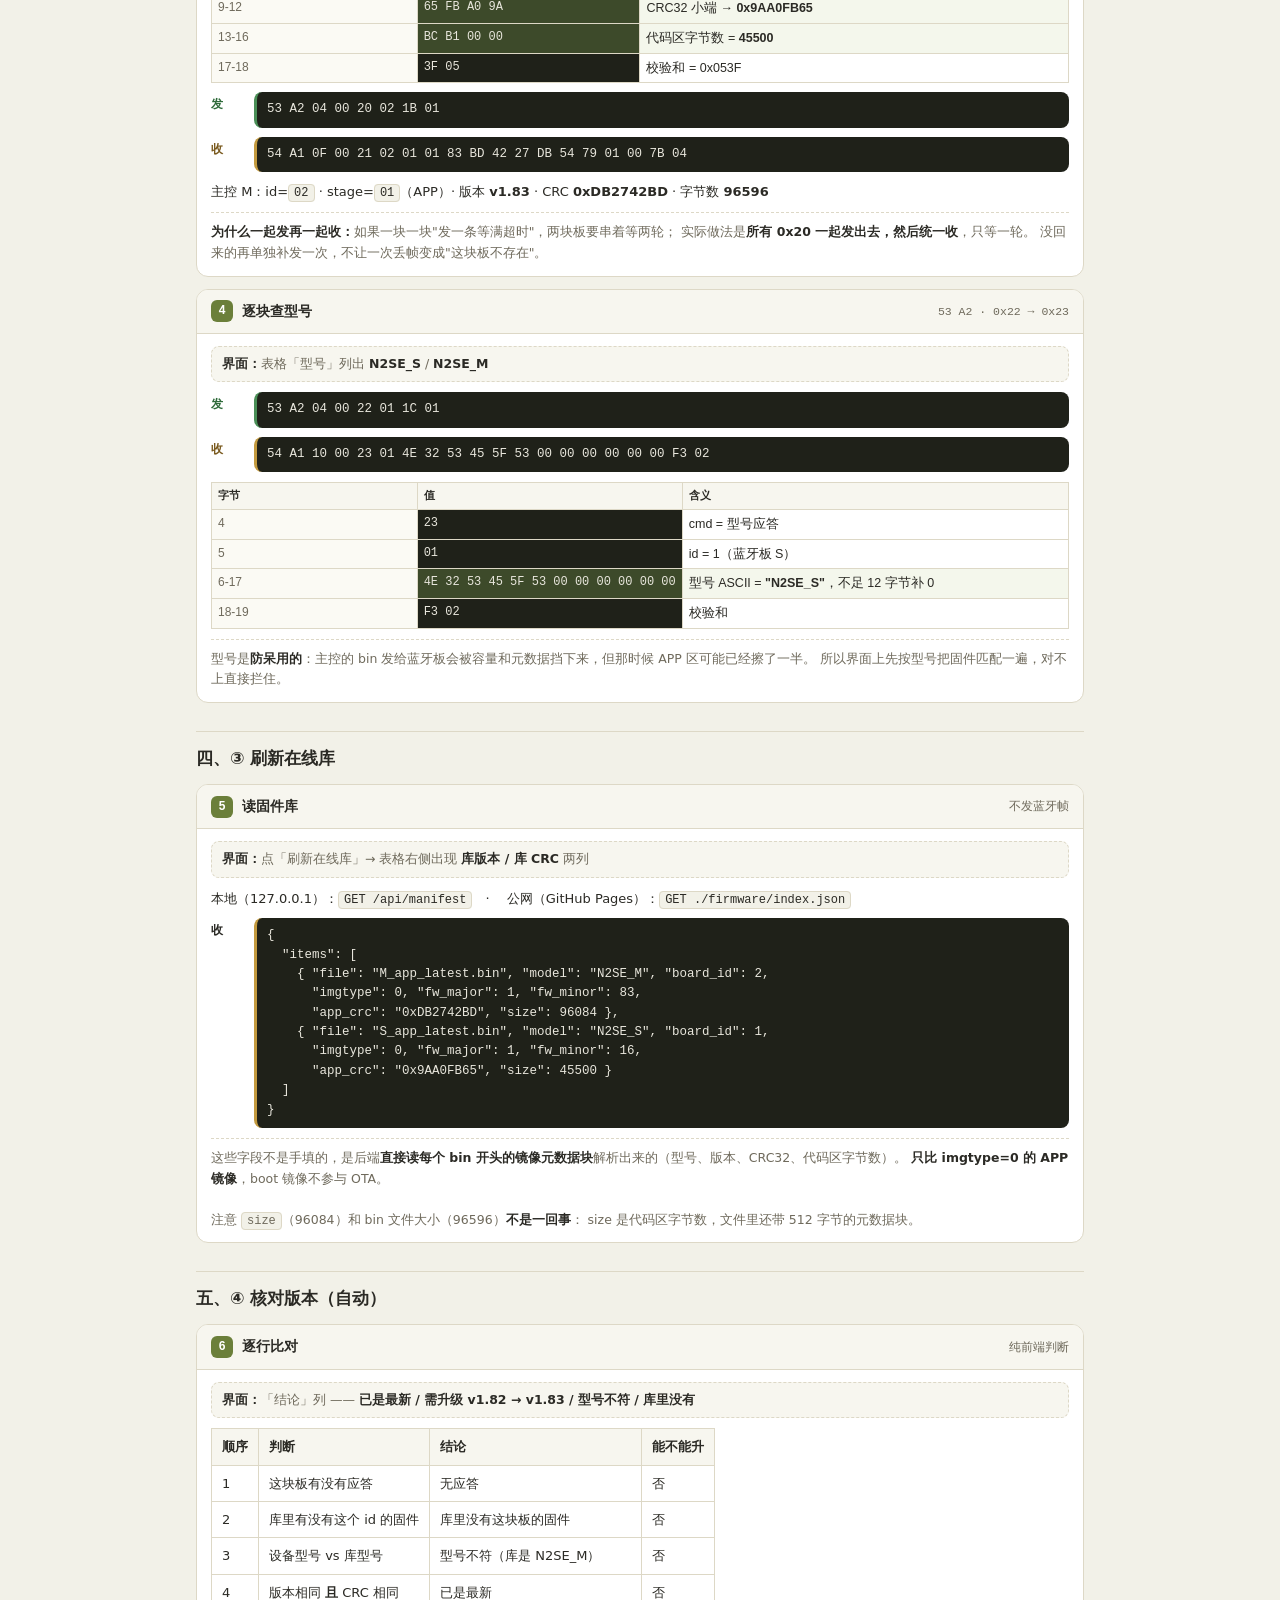
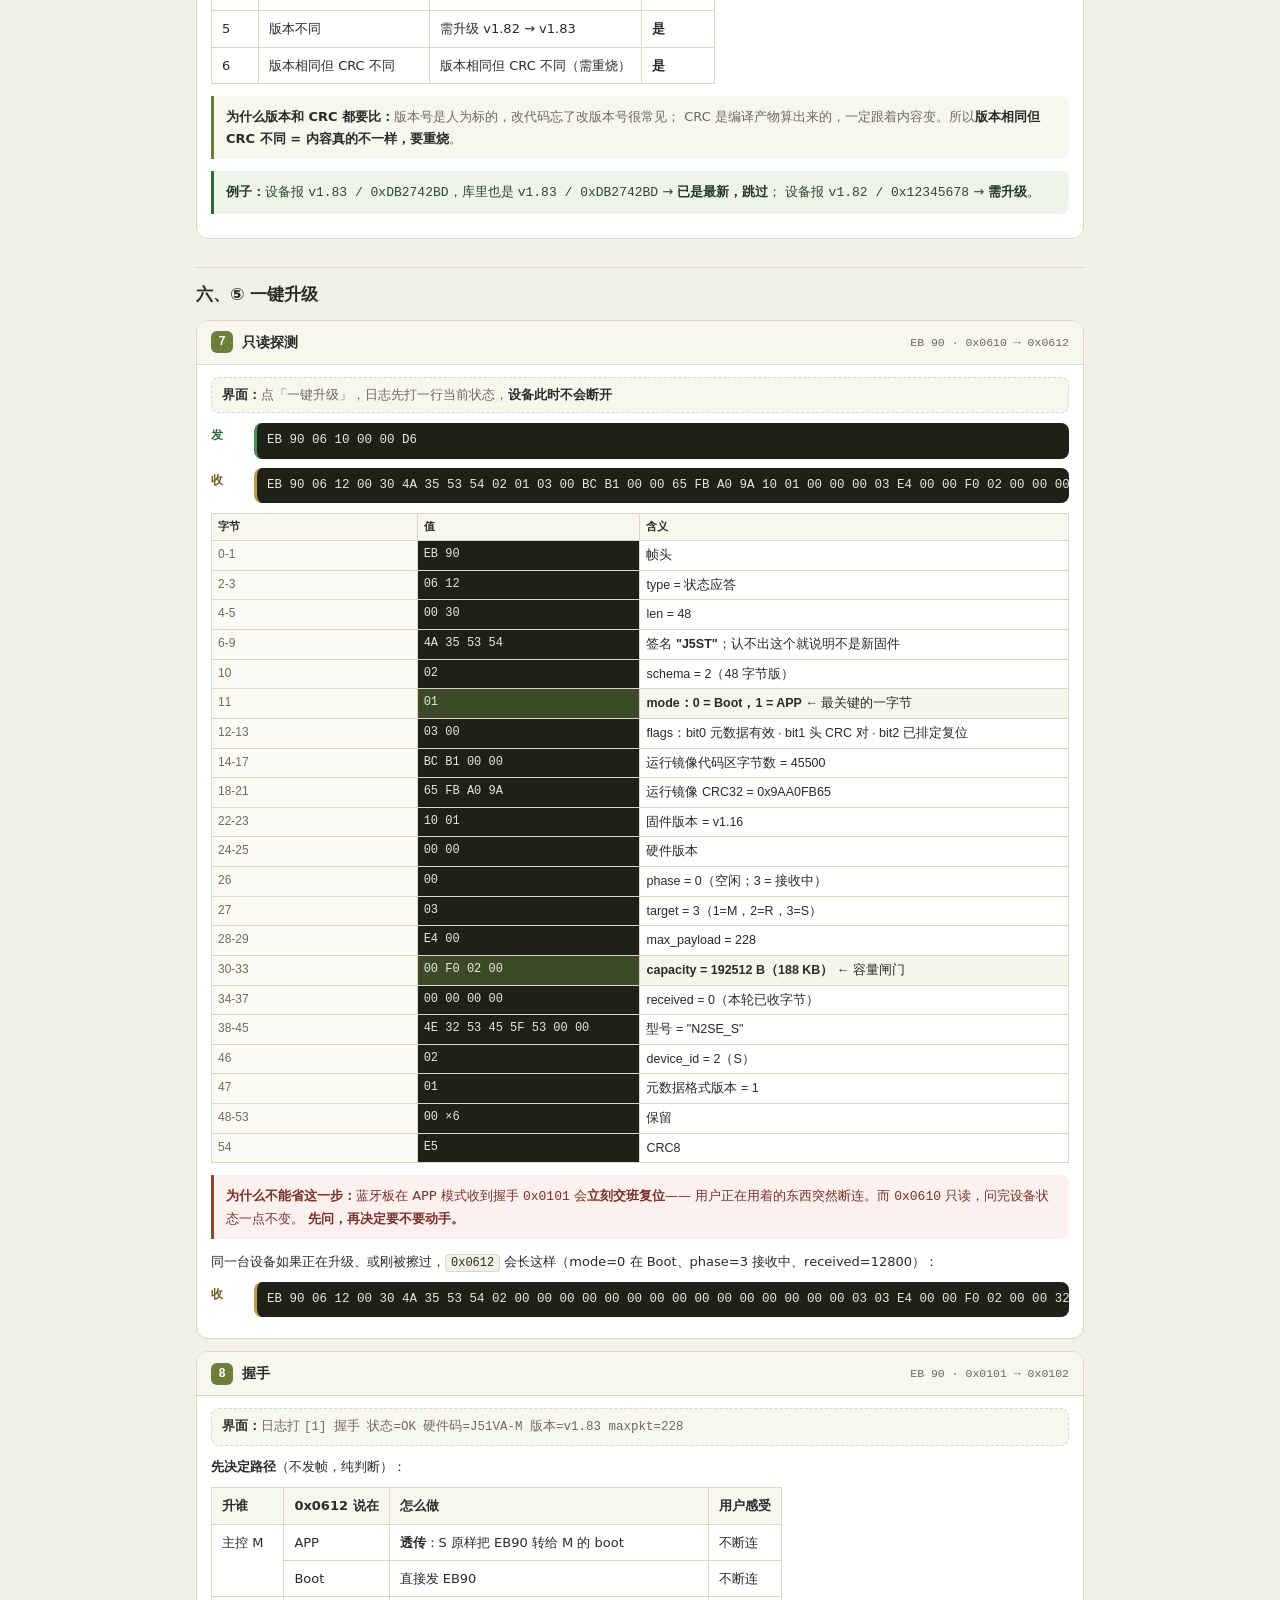
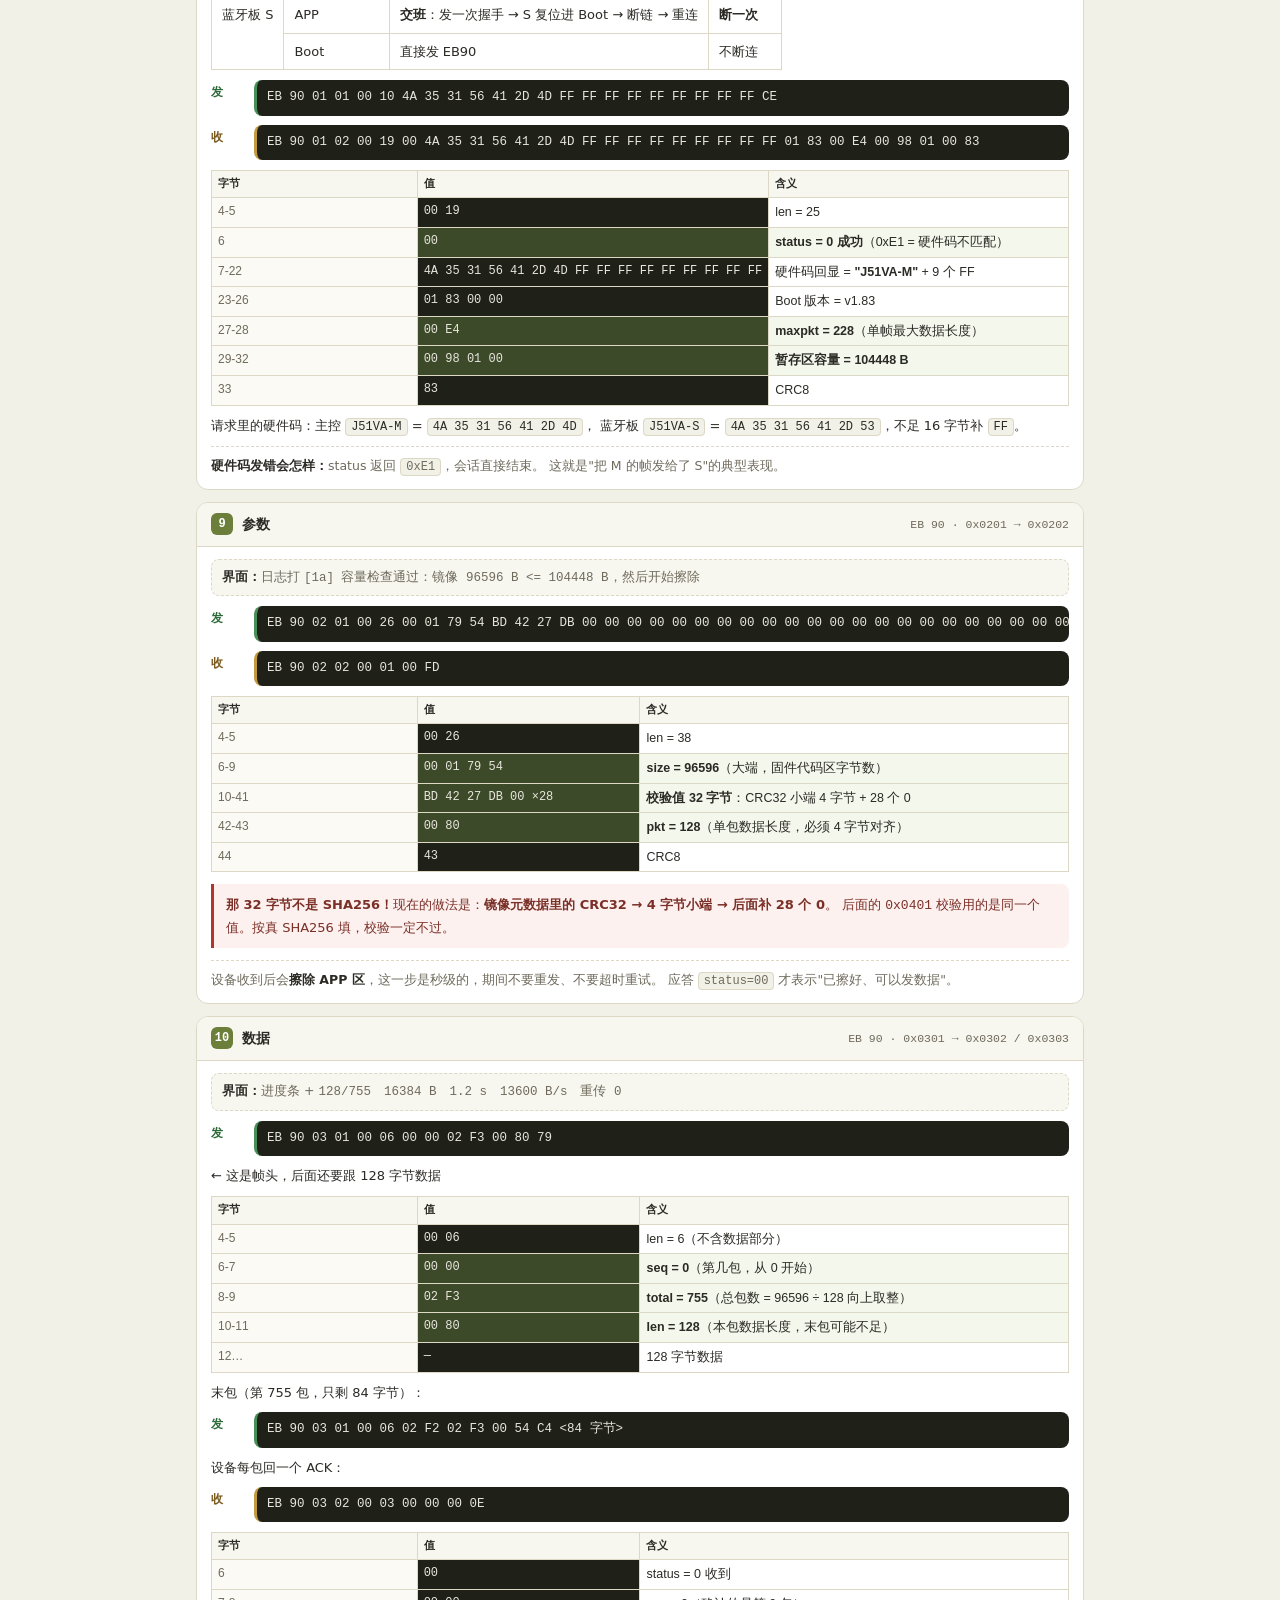
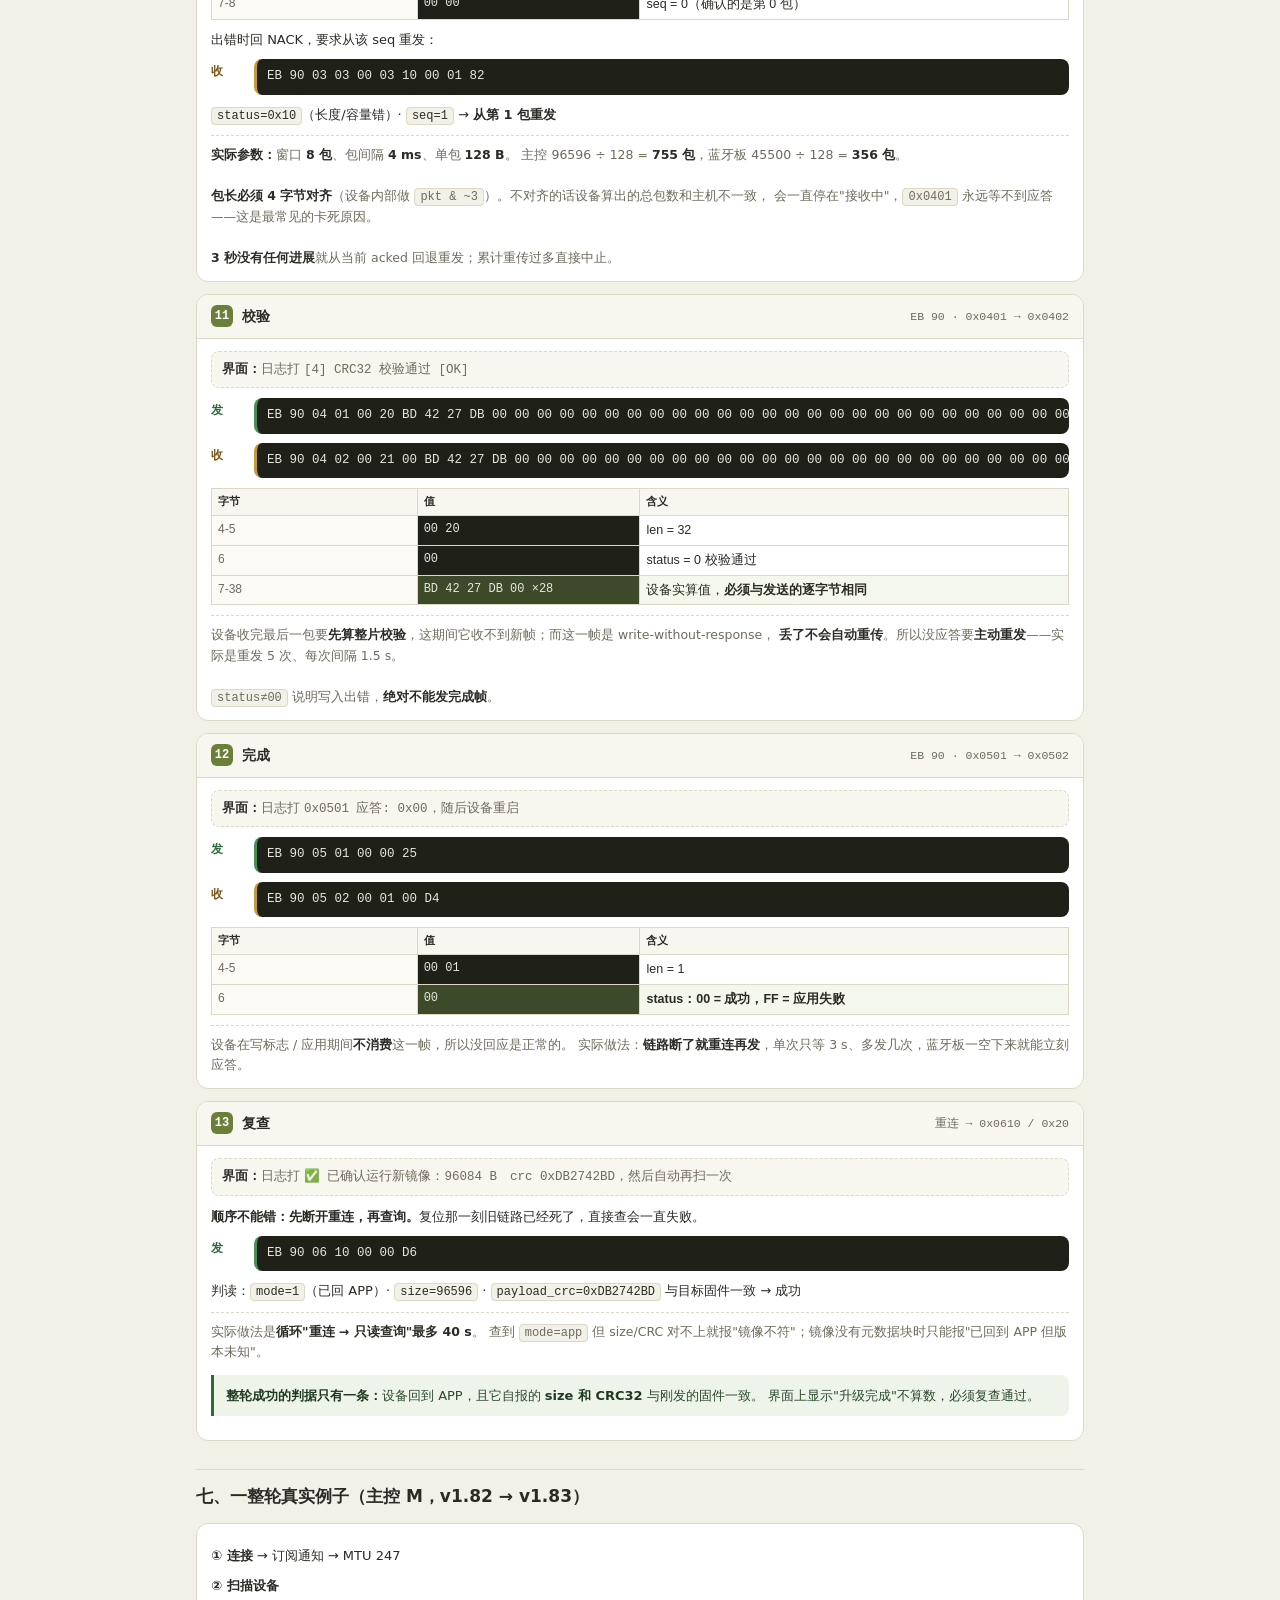
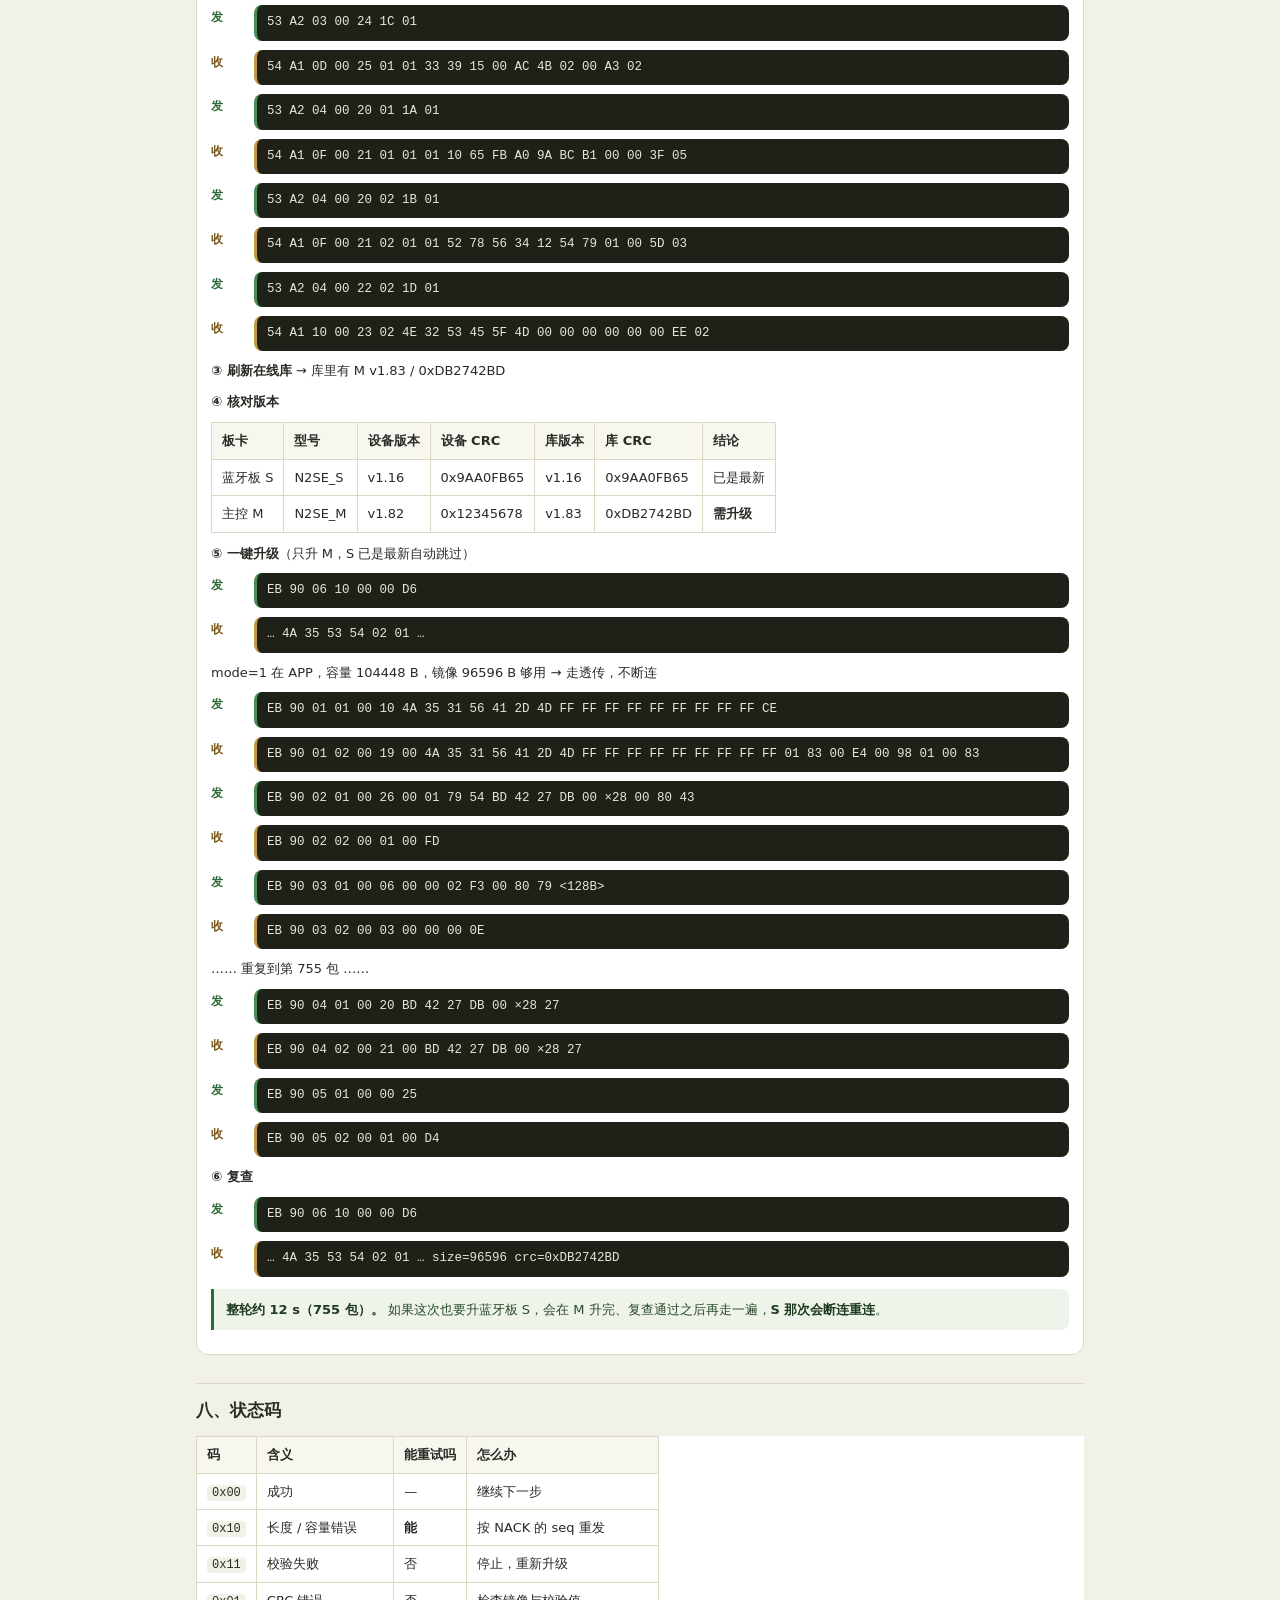
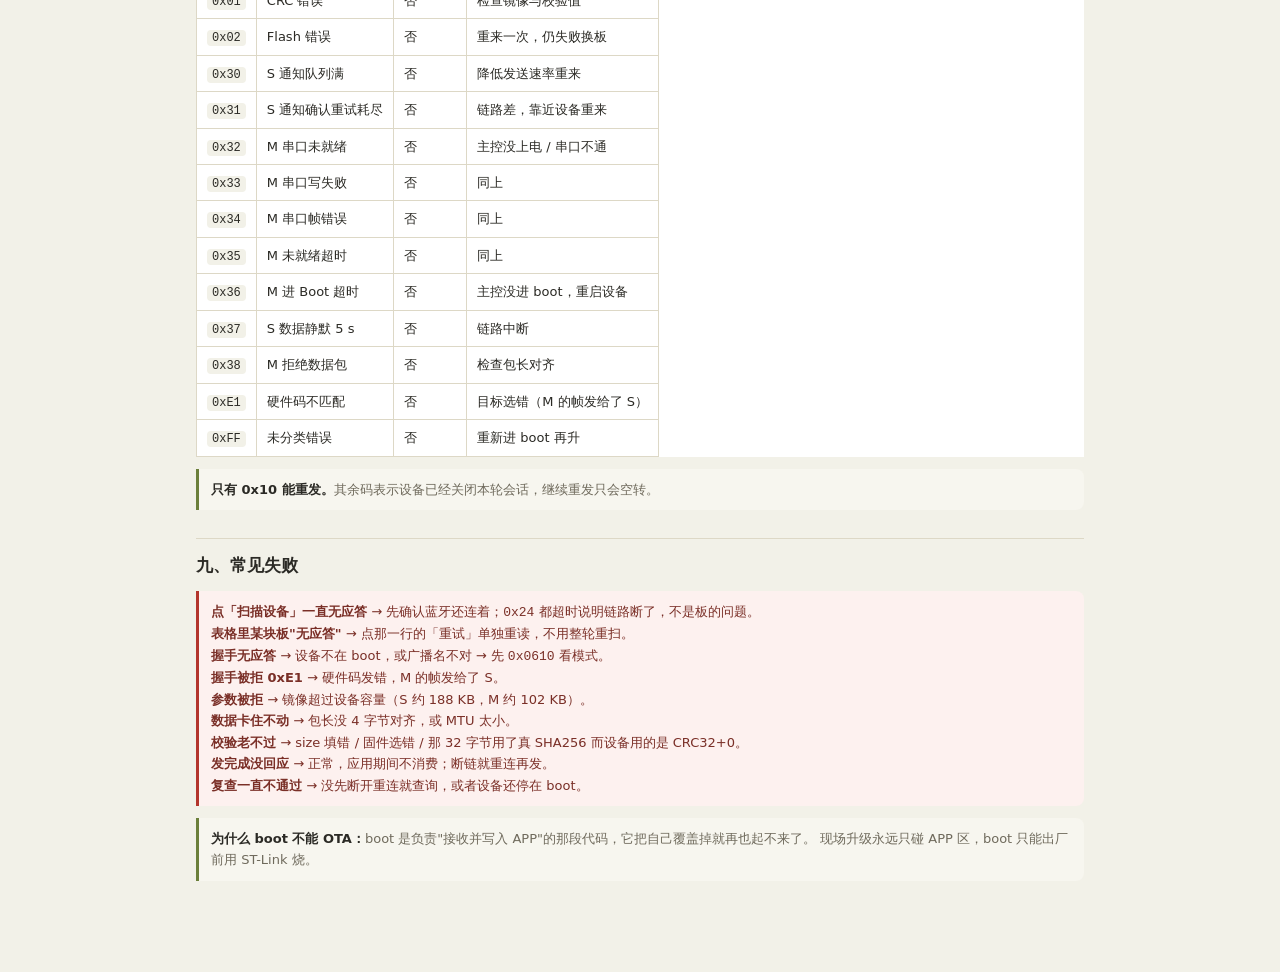
<file: docs/protocol-tabs-v2.html>
<!doctype html>
<html lang="zh-CN">
<head>
<meta charset="utf-8">
<meta name="viewport" content="width=device-width,initial-scale=1">
<title>J51NG 协议与流程</title>
<style>
:root{
  --bg:#f2f1e8; --card:#fff; --line:#ddd8c6; --ink:#2b2a25; --muted:#6f6a5c;
  --accent:#6b7f3a; --accent-soft:#eef1e2; --code-bg:#1f2119; --code-ink:#e8e6dc;
  --tx:#2f6b3a; --rx:#7a5a1e; --warn:#b3352c;
}
*{box-sizing:border-box}
body{margin:0;background:var(--bg);color:var(--ink);
     font:15px/1.65 -apple-system,"PingFang SC","Microsoft YaHei",system-ui,sans-serif}
header{position:sticky;top:0;z-index:9;background:var(--bg);border-bottom:1px solid var(--line)}
.hd{max-width:920px;margin:0 auto;padding:12px 16px 0}
h1{font-size:18px;margin:0 0 10px}
h1 small{font-weight:400;color:var(--muted);font-size:12.5px;margin-left:8px}
.tabs{display:flex;gap:6px;flex-wrap:wrap;padding-bottom:10px}
.tabs button{padding:8px 16px;border-radius:10px;border:1px solid var(--line);
  background:var(--card);color:var(--ink);font-size:13.5px;cursor:pointer;font-family:inherit}
.tabs button.on{background:var(--accent-soft);color:var(--accent);border-color:var(--accent);font-weight:600}
main{max-width:920px;margin:0 auto;padding:18px 16px 90px}
h2{font-size:17px;margin:28px 0 12px;padding-top:12px;border-top:1px solid var(--line)}
h2:first-child{border-top:0;padding-top:0;margin-top:0}
p{margin:8px 0}
.lead{background:var(--card);border:1px solid var(--line);border-radius:12px;padding:12px 14px;margin:0 0 6px}
.lead b{color:var(--accent)}

.steps{display:flex;flex-wrap:wrap;gap:6px;margin:14px 0 4px}
.steps div{flex:1 1 130px;background:var(--card);border:1px solid var(--line);border-radius:9px;
           padding:7px 10px;font-size:12.5px;color:var(--muted)}
.steps div b{display:block;color:var(--ink);font-size:13px;margin-bottom:1px}
.steps div.on{background:var(--accent-soft);border-color:var(--accent)}
.steps div.on b{color:var(--accent)}

.flow{background:var(--card);border:1px solid var(--line);border-radius:12px;padding:16px 14px;margin:12px 0}
.phase{font:600 11.5px/1 ui-monospace,monospace;color:var(--muted);letter-spacing:.5px;margin:0 0 8px 2px}
.phase:not(:first-child){margin-top:18px;padding-top:14px;border-top:1px dashed var(--line)}
.fnode{position:relative;border:1.5px solid var(--line);border-radius:10px;padding:9px 12px;
       background:#fbfaf4;font-size:13.5px}
.fnode .fn-t{font-weight:600}
.fnode .fn-d{color:var(--muted);font-size:12.5px;margin-top:2px}
.fnode .fn-h{display:inline-block;font:600 11px/1 ui-monospace,Consolas,monospace;
             background:var(--accent);color:#fff;border-radius:5px;padding:3px 5px;margin-right:7px;vertical-align:1px}
.fnode.go{background:var(--accent-soft);border-color:var(--accent)}
.fnode.wait{background:#fdf6e3;border-color:#e0c268}
.farrow{height:20px;margin-left:22px;border-left:2px dashed #b9b3a0;position:relative}
.farrow::after{content:"";position:absolute;left:-5px;bottom:-1px;border:4px solid transparent;border-top:6px solid #b9b3a0}
.farrow span{position:absolute;left:10px;top:2px;font-size:11.5px;color:var(--muted);white-space:nowrap}
.fbranch{margin:10px 0 0 22px;padding:8px 10px;border-left:3px solid var(--warn);
         background:#fdf1ef;border-radius:0 8px 8px 0;font-size:12.5px;color:#7a2f27}

.step{background:var(--card);border:1px solid var(--line);border-radius:12px;margin:12px 0;overflow:hidden}
.step-h{display:flex;align-items:center;gap:9px;padding:10px 14px;background:#f7f6ef;
        border-bottom:1px solid var(--line);font-weight:600;font-size:14px}
.step-h .no{display:inline-flex;align-items:center;justify-content:center;width:22px;height:22px;
            border-radius:6px;background:var(--accent);color:#fff;font:600 12px/1 ui-monospace,monospace}
.step-h .tag{margin-left:auto;font:400 11.5px ui-monospace,monospace;color:var(--muted)}
.step-b{padding:12px 14px}
.ui{background:#f7f6ef;border:1px dashed var(--line);border-radius:8px;padding:7px 10px;
    font-size:12.5px;color:var(--muted);margin:0 0 10px}
.ui b{color:var(--ink)}
.line{display:flex;gap:9px;align-items:flex-start;margin:9px 0}
.line:first-child{margin-top:0}
.lbl{flex:0 0 34px;font-size:12px;font-weight:600;padding-top:3px}
.lbl.tx{color:var(--tx)} .lbl.rx{color:var(--rx)}
.hex{flex:1;min-width:0;background:var(--code-bg);color:var(--code-ink);border-radius:8px;
     padding:8px 10px;font:12.5px/1.55 ui-monospace,Consolas,monospace;overflow-x:auto;white-space:pre}
.hex.txb{border-left:3px solid #4a8f57}
.hex.rxb{border-left:3px solid #c39a3f}

table.brk{width:100%;border-collapse:collapse;margin:10px 0 0;font-size:12px;
     font-family:ui-monospace,Consolas,monospace}
table.brk th,table.brk td{border:1px solid var(--line);padding:4px 6px;text-align:left;vertical-align:top}
table.brk th{background:#f7f6ef;font-weight:600;font-size:11px}
table.brk td.byt{background:var(--code-bg);color:var(--code-ink);font-size:12px;white-space:nowrap;width:26%}
table.brk td.desc{background:#fbfaf4;font-family:-apple-system,"PingFang SC",sans-serif;
     font-size:12px;color:var(--muted);width:24%}
table.brk td.mean{background:#fff;font-family:-apple-system,"PingFang SC",sans-serif;font-size:12.5px}
table.brk tr.hi td.byt{background:#3d4a2a}
table.brk tr.hi td.mean{background:#f4f7ec}

.note{color:var(--muted);font-size:12.5px;margin:10px 0 0;padding-top:9px;border-top:1px dashed var(--line)}
.note b{color:var(--ink);font-weight:600}
.field{margin:9px 0 0;font-size:13px}
.field code,.note code{background:#f2f1e8;border:1px solid var(--line);border-radius:4px;padding:1px 5px;
            font:12px ui-monospace,Consolas,monospace}

table.tb{border-collapse:collapse;width:100%;margin:10px 0;background:var(--card);font-size:13px;
      display:block;overflow-x:auto}
table.tb th,table.tb td{border:1px solid var(--line);padding:7px 10px;text-align:left;
      vertical-align:top;white-space:nowrap}
table.tb th{background:#f7f6ef;font-weight:600}
table.tb td code{background:#f2f1e8;border-radius:4px;padding:1px 5px;font:12px ui-monospace,Consolas,monospace}

.warn{background:#fdf1ef;border-left:3px solid var(--warn);border-radius:0 8px 8px 0;
      padding:10px 12px;margin:12px 0;font-size:13px;color:#7a2f27}
.tip{background:#f7f6ef;border-left:3px solid var(--accent);border-radius:0 8px 8px 0;
     padding:10px 12px;margin:12px 0;font-size:13px;color:var(--muted)}
.tip b{color:var(--ink)}
.ok{background:#eef4ea;border-left:3px solid #2f6b3a;border-radius:0 8px 8px 0;
    padding:10px 12px;margin:12px 0;font-size:13px;color:#2b4a2b}
.ok b{color:#1f3a1f}
.placeholder{background:var(--card);border:1px dashed var(--line);border-radius:12px;
             padding:26px 18px;text-align:center;color:var(--muted)}
.placeholder b{display:block;color:var(--ink);font-size:15px;margin-bottom:6px}
@media (max-width:640px){
  .lbl{flex-basis:26px;font-size:11px}
  table.tb th,table.tb td{white-space:normal}
  .hex{font-size:11.5px}
  table.brk td.byt{width:34%;font-size:11px}
  table.brk td.desc{width:20%;font-size:11px}
}
</style>
</head>
<body>

<header>
  <div class="hd">
    <h1>J51NG 协议与流程 <small>M v1.83 / S v1.16 · 2026-11-21</small></h1>
    <div class="tabs">
      <button class="on" data-t="ota">OTA 升级</button>
      <button data-t="report">状态与距离上报</button>
      <button data-t="rod">自定义杆</button>
    </div>
  </div>
</header>

<main>

<section id="ota">

  <div class="lead">
    <b>本文按上位机界面上真实的点击顺序讲：</b>连接蓝牙 → 扫描设备 → 刷新在线库 → 核对版本 → 一键升级。
    每一步先讲<b>界面上点哪里</b>，再讲<b>背后发了什么帧</b>，然后<b>把帧一个字节一个字节拆开</b>，最后给<b>一整轮真实例子</b>。
  </div>

  <div class="steps">
    <div class="on"><b>① 连接蓝牙</b>建立链路、订阅通知</div>
    <div><b>② 扫描设备</b>查清单、逐块读版本</div>
    <div><b>③ 刷新在线库</b>读 bin 的镜像头</div>
    <div><b>④ 核对版本</b>设备 vs 库，逐行出结论</div>
    <div><b>⑤ 一键升级</b>按顺序逐块刷写</div>
  </div>

  <h2>一、整轮流程图</h2>

  <div class="flow">
    <div class="phase">① 连接蓝牙</div>
    <div class="fnode go">
      <span class="fn-h">1</span><span class="fn-t">扫描 AIMTECH* → 连接 → 订阅通知 → MTU 247</span>
      <div class="fn-d">不订阅通知，后面所有应答一帧都收不到</div>
    </div>
    <div class="farrow"><span>已连接</span></div>

    <div class="phase">② 扫描设备（点「扫描设备」）</div>
    <div class="fnode">
      <span class="fn-h">2</span><span class="fn-t">0x24 查清单 → 0x25</span>
      <div class="fn-d">几块附属板 · 机型 · 设备ID(MAC) · 板号列表</div>
    </div>
    <div class="farrow"><span>板号 [1, 2]</span></div>
    <div class="fnode">
      <span class="fn-h">3</span><span class="fn-t">0x20 逐块查描述 → 0x21</span>
      <div class="fn-d">流水线发、统一收；没回来的单独补一次</div>
    </div>
    <div class="farrow"><span>版本 / CRC / 字节数</span></div>
    <div class="fnode">
      <span class="fn-h">4</span><span class="fn-t">0x22 逐块查型号 → 0x23</span>
      <div class="fn-d">N2SE_S / N2SE_M</div>
    </div>
    <div class="farrow"><span>表格出结果</span></div>

    <div class="phase">③ 刷新在线库（点「刷新在线库」）</div>
    <div class="fnode wait">
      <span class="fn-h">5</span><span class="fn-t">读 firmware/index.json 或 /api/manifest</span>
      <div class="fn-d">不发蓝牙帧；解析每个 bin 开头的镜像元数据</div>
    </div>

    <div class="phase">④ 核对版本（自动，无按钮）</div>
    <div class="fnode go">
      <span class="fn-h">6</span><span class="fn-t">逐行比对：型号 → 版本 → CRC</span>
      <div class="fn-d">已是最新 / 需升级 / 型号不符 / 库里没有</div>
    </div>

    <div class="phase">⑤ 一键升级（点「一键升级」）</div>
    <div class="farrow"><span>结论=需升级</span></div>
    <div class="fnode">
      <span class="fn-h">7</span><span class="fn-t">0x0610 只读探测 → 0x0612</span>
      <div class="fn-d">在 APP 还是 Boot？容量够不够？</div>
    </div>
    <div class="farrow"><span>决定路径</span></div>
    <div class="fnode">
      <span class="fn-h">8</span><span class="fn-t">EB90 0101 握手 → 0102</span>
      <div class="fn-d">报硬件码，拿 maxpkt 和暂存区容量</div>
    </div>
    <div class="farrow"><span>status=00</span></div>
    <div class="fnode">
      <span class="fn-h">9</span><span class="fn-t">EB90 0201 参数 → 0202</span>
      <div class="fn-d">报大小/校验值/包长；设备擦除 APP 区</div>
    </div>
    <div class="farrow"><span>status=00</span></div>
    <div class="fnode">
      <span class="fn-h">10</span><span class="fn-t">EB90 0301 数据 → 0302 / 0303</span>
      <div class="fn-d">窗口 8 包 · 间隔 4 ms · 每包 128 B</div>
    </div>
    <div class="farrow"><span>全部 ACK</span></div>
    <div class="fnode">
      <span class="fn-h">11</span><span class="fn-t">EB90 0401 校验 → 0402</span>
      <div class="fn-d">比对设备实算的 32 字节</div>
    </div>
    <div class="farrow"><span>一致</span></div>
    <div class="fnode">
      <span class="fn-h">12</span><span class="fn-t">EB90 0501 完成 → 0502</span>
      <div class="fn-d">设备写标志后复位；断链属正常</div>
    </div>
    <div class="farrow"><span>设备重启</span></div>
    <div class="fnode go">
      <span class="fn-h">13</span><span class="fn-t">重连 → 0x0610 复查 → 再扫一次核对</span>
      <div class="fn-d">size 和 CRC 与目标固件一致才算成功</div>
    </div>

    <div class="fbranch">
      升级顺序固定：<b>先主控 M（升完重启验证）→ 再蓝牙板 S</b>。
      S 一升级 BLE 立刻断，所以它永远排最后。
    </div>
  </div>

  <h2>二、① 连接蓝牙</h2>

  <div class="step">
    <div class="step-h"><span class="no">1</span>建立链路 <span class="tag">BLE</span></div>
    <div class="step-b">
      <div class="ui"><b>界面：</b>点「连接蓝牙」→ 系统弹出蓝牙选择框 → 选 <b>AIMTECH VHR</b></div>
      <table class="tb">
        <thead><tr><th>项</th><th>值</th></tr></thead>
        <tbody>
          <tr><td>设备名</td><td><code>AIMTECH VHR</code></td></tr>
          <tr><td>扫描过滤</td><td>前缀 <code>AIMTECH</code></td></tr>
          <tr><td>Service</td><td><code>00002760-08c2-11e1-9073-0e8ac72e1001</code></td></tr>
          <tr><td>Write</td><td><code>00002760-08c2-11e1-9073-0e8ac72e0001</code></td></tr>
          <tr><td>Notify</td><td><code>00002760-08c2-11e1-9073-0e8ac72e0002</code></td></tr>
        </tbody>
      </table>
      <div class="note">
        连上之后必须再做两件事：<b>① 订阅 Notify（写 CCCD = 01 00）② 请求 MTU 247</b>。
        不订阅的话，下面所有"收"的应答一帧都收不到，界面会一直转圈。
      </div>
    </div>
  </div>

  <h2>三、② 扫描设备</h2>

  <div class="step">
    <div class="step-h"><span class="no">2</span>查清单 <span class="tag">53 A2 · 0x24 → 0x25</span></div>
    <div class="step-b">
      <div class="ui"><b>界面：</b>点「扫描设备」后先出这一行 —— <b>设备 ID（蓝牙板 MAC）：4B:AC:00:15:39:33</b></div>

      <div class="line"><span class="lbl tx">发</span><div class="hex txb">53 A2 03 00 24 1C 01</div></div>
      <div class="line"><span class="lbl rx">收</span><div class="hex rxb">54 A1 0D 00 25 01 01 33 39 15 00 AC 4B 02 00 A3 02</div></div>

      <table class="brk">
        <thead><tr><th>字节</th><th>值</th><th>含义</th></tr></thead>
        <tbody>
          <tr><td class="desc">0-1</td><td class="byt">54 A1</td><td class="mean">帧头（上行）</td></tr>
          <tr><td class="desc">2-3</td><td class="byt">0D 00</td><td class="mean">len = 13 = payload(10) + 3</td></tr>
          <tr><td class="desc">4</td><td class="byt">25</td><td class="mean">cmd = 清单应答</td></tr>
          <tr><td class="desc">5</td><td class="byt">01</td><td class="mean">附属板数量 = <b>1 块</b>（只有主控 M）</td></tr>
          <tr><td class="desc">6</td><td class="byt">01</td><td class="mean">机型 = 1（J51NG / N2SE 双板）</td></tr>
          <tr class="hi"><td class="desc">7-12</td><td class="byt">33 39 15 00 AC 4B</td><td class="mean">MAC（小端存储），反转显示 = <b>4B:AC:00:15:39:33</b></td></tr>
          <tr><td class="desc">13</td><td class="byt">02</td><td class="mean">附属板 id 列表第 1 个 = <b>2</b>（主控 M）</td></tr>
          <tr><td class="desc">14</td><td class="byt">00</td><td class="mean">列表第 2 个 = 0（到此结束）</td></tr>
          <tr><td class="desc">15-16</td><td class="byt">A3 02</td><td class="mean">校验和 = 0x02A3</td></tr>
        </tbody>
      </table>

      <div class="note">
        <b>蓝牙板自己（id=1）不在这个列表里</b>，上位机固定先把 1 加进去，所以最后要扫的是 <b>[1, 2]</b> 两块。
        实际还会<b>连扫两轮取并集</b>——主控那条串口总线有时抢不到，单轮漏掉一块不代表它不存在。
      </div>
    </div>
  </div>

  <div class="step">
    <div class="step-h"><span class="no">3</span>逐块查描述 <span class="tag">53 A2 · 0x20 → 0x21</span></div>
    <div class="step-b">
      <div class="ui"><b>界面：</b>表格出两行，每行显示 <b>板卡 / 型号 / 设备版本 / 设备 CRC</b></div>

      <div class="line"><span class="lbl tx">发</span><div class="hex txb">53 A2 04 00 20 01 1A 01</div></div>
      <div class="line"><span class="lbl rx">收</span><div class="hex rxb">54 A1 0F 00 21 01 01 01 10 65 FB A0 9A BC B1 00 00 3F 05</div></div>

      <table class="brk">
        <thead><tr><th>字节</th><th>值</th><th>含义</th></tr></thead>
        <tbody>
          <tr><td class="desc">4</td><td class="byt">21</td><td class="mean">cmd = 描述应答</td></tr>
          <tr><td class="desc">5</td><td class="byt">01</td><td class="mean">id = 1（蓝牙板 S）</td></tr>
          <tr><td class="desc">6</td><td class="byt">01</td><td class="mean">stage = 1 → 跑在 <b>APP</b>（0=Boot，0xFF=读不到）</td></tr>
          <tr class="hi"><td class="desc">7-8</td><td class="byt">01 10</td><td class="mean">版本 = <b>v1.16</b>（高字节.低字节）</td></tr>
          <tr class="hi"><td class="desc">9-12</td><td class="byt">65 FB A0 9A</td><td class="mean">CRC32 小端 → <b>0x9AA0FB65</b></td></tr>
          <tr class="hi"><td class="desc">13-16</td><td class="byt">BC B1 00 00</td><td class="mean">代码区字节数 = <b>45500</b></td></tr>
          <tr><td class="desc">17-18</td><td class="byt">3F 05</td><td class="mean">校验和 = 0x053F</td></tr>
        </tbody>
      </table>

      <div class="line"><span class="lbl tx">发</span><div class="hex txb">53 A2 04 00 20 02 1B 01</div></div>
      <div class="line"><span class="lbl rx">收</span><div class="hex rxb">54 A1 0F 00 21 02 01 01 83 BD 42 27 DB 54 79 01 00 7B 04</div></div>
      <div class="field">
        主控 M：id=<code>02</code> · stage=<code>01</code>（APP）· 版本 <b>v1.83</b> ·
        CRC <b>0xDB2742BD</b> · 字节数 <b>96596</b>
      </div>

      <div class="note">
        <b>为什么一起发再一起收：</b>如果一块一块"发一条等满超时"，两块板要串着等两轮；
        实际做法是<b>所有 0x20 一起发出去，然后统一收</b>，只等一轮。
        没回来的再单独补发一次，不让一次丢帧变成"这块板不存在"。
      </div>
    </div>
  </div>

  <div class="step">
    <div class="step-h"><span class="no">4</span>逐块查型号 <span class="tag">53 A2 · 0x22 → 0x23</span></div>
    <div class="step-b">
      <div class="ui"><b>界面：</b>表格「型号」列出 <b>N2SE_S</b> / <b>N2SE_M</b></div>

      <div class="line"><span class="lbl tx">发</span><div class="hex txb">53 A2 04 00 22 01 1C 01</div></div>
      <div class="line"><span class="lbl rx">收</span><div class="hex rxb">54 A1 10 00 23 01 4E 32 53 45 5F 53 00 00 00 00 00 00 F3 02</div></div>

      <table class="brk">
        <thead><tr><th>字节</th><th>值</th><th>含义</th></tr></thead>
        <tbody>
          <tr><td class="desc">4</td><td class="byt">23</td><td class="mean">cmd = 型号应答</td></tr>
          <tr><td class="desc">5</td><td class="byt">01</td><td class="mean">id = 1（蓝牙板 S）</td></tr>
          <tr class="hi"><td class="desc">6-17</td><td class="byt">4E 32 53 45 5F 53 00 00 00 00 00 00</td><td class="mean">型号 ASCII = <b>"N2SE_S"</b>，不足 12 字节补 0</td></tr>
          <tr><td class="desc">18-19</td><td class="byt">F3 02</td><td class="mean">校验和</td></tr>
        </tbody>
      </table>

      <div class="note">
        型号是<b>防呆用的</b>：主控的 bin 发给蓝牙板会被容量和元数据挡下来，但那时候 APP 区可能已经擦了一半。
        所以界面上先按型号把固件匹配一遍，对不上直接拦住。
      </div>
    </div>
  </div>

  <h2>四、③ 刷新在线库</h2>

  <div class="step">
    <div class="step-h"><span class="no">5</span>读固件库 <span class="tag">不发蓝牙帧</span></div>
    <div class="step-b">
      <div class="ui"><b>界面：</b>点「刷新在线库」→ 表格右侧出现 <b>库版本 / 库 CRC</b> 两列</div>

      <div class="field">
        本地（127.0.0.1）：<code>GET /api/manifest</code>　·　
        公网（GitHub Pages）：<code>GET ./firmware/index.json</code>
      </div>

      <div class="line"><span class="lbl">收</span><div class="hex rxb">{
  "items": [
    { "file": "M_app_latest.bin", "model": "N2SE_M", "board_id": 2,
      "imgtype": 0, "fw_major": 1, "fw_minor": 83,
      "app_crc": "0xDB2742BD", "size": 96084 },
    { "file": "S_app_latest.bin", "model": "N2SE_S", "board_id": 1,
      "imgtype": 0, "fw_major": 1, "fw_minor": 16,
      "app_crc": "0x9AA0FB65", "size": 45500 }
  ]
}</div></div>

      <div class="note">
        这些字段不是手填的，是后端<b>直接读每个 bin 开头的镜像元数据块</b>解析出来的（型号、版本、CRC32、代码区字节数）。
        <b>只比 imgtype=0 的 APP 镜像</b>，boot 镜像不参与 OTA。
        <br><br>
        注意 <code>size</code>（96084）和 bin 文件大小（96596）<b>不是一回事</b>：
        size 是代码区字节数，文件里还带 512 字节的元数据块。
      </div>
    </div>
  </div>

  <h2>五、④ 核对版本（自动）</h2>

  <div class="step">
    <div class="step-h"><span class="no">6</span>逐行比对 <span class="tag">纯前端判断</span></div>
    <div class="step-b">
      <div class="ui"><b>界面：</b>「结论」列 —— <b>已是最新 / 需升级 v1.82 → v1.83 / 型号不符 / 库里没有</b></div>

      <table class="tb">
        <thead><tr><th>顺序</th><th>判断</th><th>结论</th><th>能不能升</th></tr></thead>
        <tbody>
          <tr><td>1</td><td>这块板有没有应答</td><td>无应答</td><td>否</td></tr>
          <tr><td>2</td><td>库里有没有这个 id 的固件</td><td>库里没有这块板的固件</td><td>否</td></tr>
          <tr><td>3</td><td>设备型号 vs 库型号</td><td>型号不符（库是 N2SE_M）</td><td>否</td></tr>
          <tr><td>4</td><td>版本相同 <b>且</b> CRC 相同</td><td>已是最新</td><td>否</td></tr>
          <tr><td>5</td><td>版本不同</td><td>需升级 v1.82 → v1.83</td><td><b>是</b></td></tr>
          <tr><td>6</td><td>版本相同但 CRC 不同</td><td>版本相同但 CRC 不同（需重烧）</td><td><b>是</b></td></tr>
        </tbody>
      </table>

      <div class="tip">
        <b>为什么版本和 CRC 都要比：</b>版本号是人为标的，改代码忘了改版本号很常见；
        CRC 是编译产物算出来的，一定跟着内容变。所以<b>版本相同但 CRC 不同 = 内容真的不一样，要重烧</b>。
      </div>

      <div class="ok">
        <b>例子：</b>设备报 <code>v1.83 / 0xDB2742BD</code>，库里也是 <code>v1.83 / 0xDB2742BD</code> → <b>已是最新，跳过</b>；
        设备报 <code>v1.82 / 0x12345678</code> → <b>需升级</b>。
      </div>
    </div>
  </div>

  <h2>六、⑤ 一键升级</h2>

  <div class="step">
    <div class="step-h"><span class="no">7</span>只读探测 <span class="tag">EB 90 · 0x0610 → 0x0612</span></div>
    <div class="step-b">
      <div class="ui"><b>界面：</b>点「一键升级」，日志先打一行当前状态，<b>设备此时不会断开</b></div>

      <div class="line"><span class="lbl tx">发</span><div class="hex txb">EB 90 06 10 00 00 D6</div></div>
      <div class="line"><span class="lbl rx">收</span><div class="hex rxb">EB 90 06 12 00 30 4A 35 53 54 02 01 03 00 BC B1 00 00 65 FB A0 9A 10 01 00 00 00 03 E4 00 00 F0 02 00 00 00 00 00 4E 32 53 45 5F 53 00 00 02 01 00 00 00 00 00 00 E5</div></div>

      <table class="brk">
        <thead><tr><th>字节</th><th>值</th><th>含义</th></tr></thead>
        <tbody>
          <tr><td class="desc">0-1</td><td class="byt">EB 90</td><td class="mean">帧头</td></tr>
          <tr><td class="desc">2-3</td><td class="byt">06 12</td><td class="mean">type = 状态应答</td></tr>
          <tr><td class="desc">4-5</td><td class="byt">00 30</td><td class="mean">len = 48</td></tr>
          <tr><td class="desc">6-9</td><td class="byt">4A 35 53 54</td><td class="mean">签名 <b>"J5ST"</b>；认不出这个就说明不是新固件</td></tr>
          <tr><td class="desc">10</td><td class="byt">02</td><td class="mean">schema = 2（48 字节版）</td></tr>
          <tr class="hi"><td class="desc">11</td><td class="byt">01</td><td class="mean"><b>mode：0 = Boot，1 = APP</b> ← 最关键的一字节</td></tr>
          <tr><td class="desc">12-13</td><td class="byt">03 00</td><td class="mean">flags：bit0 元数据有效 · bit1 头 CRC 对 · bit2 已排定复位</td></tr>
          <tr><td class="desc">14-17</td><td class="byt">BC B1 00 00</td><td class="mean">运行镜像代码区字节数 = 45500</td></tr>
          <tr><td class="desc">18-21</td><td class="byt">65 FB A0 9A</td><td class="mean">运行镜像 CRC32 = 0x9AA0FB65</td></tr>
          <tr><td class="desc">22-23</td><td class="byt">10 01</td><td class="mean">固件版本 = v1.16</td></tr>
          <tr><td class="desc">24-25</td><td class="byt">00 00</td><td class="mean">硬件版本</td></tr>
          <tr><td class="desc">26</td><td class="byt">00</td><td class="mean">phase = 0（空闲；3 = 接收中）</td></tr>
          <tr><td class="desc">27</td><td class="byt">03</td><td class="mean">target = 3（1=M，2=R，3=S）</td></tr>
          <tr><td class="desc">28-29</td><td class="byt">E4 00</td><td class="mean">max_payload = 228</td></tr>
          <tr class="hi"><td class="desc">30-33</td><td class="byt">00 F0 02 00</td><td class="mean"><b>capacity = 192512 B（188 KB）</b> ← 容量闸门</td></tr>
          <tr><td class="desc">34-37</td><td class="byt">00 00 00 00</td><td class="mean">received = 0（本轮已收字节）</td></tr>
          <tr><td class="desc">38-45</td><td class="byt">4E 32 53 45 5F 53 00 00</td><td class="mean">型号 = "N2SE_S"</td></tr>
          <tr><td class="desc">46</td><td class="byt">02</td><td class="mean">device_id = 2（S）</td></tr>
          <tr><td class="desc">47</td><td class="byt">01</td><td class="mean">元数据格式版本 = 1</td></tr>
          <tr><td class="desc">48-53</td><td class="byt">00 ×6</td><td class="mean">保留</td></tr>
          <tr><td class="desc">54</td><td class="byt">E5</td><td class="mean">CRC8</td></tr>
        </tbody>
      </table>

      <div class="warn">
        <b>为什么不能省这一步：</b>蓝牙板在 APP 模式收到握手 <code>0x0101</code> 会<b>立刻交班复位</b>——
        用户正在用着的东西突然断连。而 <code>0x0610</code> 只读，问完设备状态一点不变。
        <b>先问，再决定要不要动手。</b>
      </div>

      <div class="field">同一台设备如果正在升级、或刚被擦过，<code>0x0612</code> 会长这样（mode=0 在 Boot、phase=3 接收中、received=12800）：</div>
      <div class="line"><span class="lbl rx">收</span><div class="hex rxb">EB 90 06 12 00 30 4A 35 53 54 02 00 00 00 00 00 00 00 00 00 00 00 00 00 00 00 03 03 E4 00 00 F0 02 00 00 32 00 00 4E 32 53 45 5F 53 00 00 02 01 00 00 00 00 00 00 9E</div></div>
    </div>
  </div>

  <div class="step">
    <div class="step-h"><span class="no">8</span>握手 <span class="tag">EB 90 · 0x0101 → 0x0102</span></div>
    <div class="step-b">
      <div class="ui"><b>界面：</b>日志打 <code>[1] 握手 状态=OK 硬件码=J51VA-M 版本=v1.83 maxpkt=228</code></div>

      <div class="field"><b>先决定路径</b>（不发帧，纯判断）：</div>
      <table class="tb">
        <thead><tr><th>升谁</th><th>0x0612 说在</th><th>怎么做</th><th>用户感受</th></tr></thead>
        <tbody>
          <tr><td rowspan="2">主控 M</td><td>APP</td><td><b>透传</b>：S 原样把 EB90 转给 M 的 boot</td><td>不断连</td></tr>
          <tr><td>Boot</td><td>直接发 EB90</td><td>不断连</td></tr>
          <tr><td rowspan="2">蓝牙板 S</td><td>APP</td><td><b>交班</b>：发一次握手 → S 复位进 Boot → 断链 → 重连</td><td><b>断一次</b></td></tr>
          <tr><td>Boot</td><td>直接发 EB90</td><td>不断连</td></tr>
        </tbody>
      </table>

      <div class="line"><span class="lbl tx">发</span><div class="hex txb">EB 90 01 01 00 10 4A 35 31 56 41 2D 4D FF FF FF FF FF FF FF FF FF CE</div></div>
      <div class="line"><span class="lbl rx">收</span><div class="hex rxb">EB 90 01 02 00 19 00 4A 35 31 56 41 2D 4D FF FF FF FF FF FF FF FF FF 01 83 00 E4 00 98 01 00 83</div></div>

      <table class="brk">
        <thead><tr><th>字节</th><th>值</th><th>含义</th></tr></thead>
        <tbody>
          <tr><td class="desc">4-5</td><td class="byt">00 19</td><td class="mean">len = 25</td></tr>
          <tr class="hi"><td class="desc">6</td><td class="byt">00</td><td class="mean"><b>status = 0 成功</b>（0xE1 = 硬件码不匹配）</td></tr>
          <tr><td class="desc">7-22</td><td class="byt">4A 35 31 56 41 2D 4D FF FF FF FF FF FF FF FF FF</td><td class="mean">硬件码回显 = <b>"J51VA-M"</b> + 9 个 FF</td></tr>
          <tr><td class="desc">23-26</td><td class="byt">01 83 00 00</td><td class="mean">Boot 版本 = v1.83</td></tr>
          <tr class="hi"><td class="desc">27-28</td><td class="byt">00 E4</td><td class="mean"><b>maxpkt = 228</b>（单帧最大数据长度）</td></tr>
          <tr class="hi"><td class="desc">29-32</td><td class="byt">00 98 01 00</td><td class="mean"><b>暂存区容量 = 104448 B</b></td></tr>
          <tr><td class="desc">33</td><td class="byt">83</td><td class="mean">CRC8</td></tr>
        </tbody>
      </table>

      <div class="field">
        请求里的硬件码：主控 <code>J51VA-M</code> = <code>4A 35 31 56 41 2D 4D</code>，
        蓝牙板 <code>J51VA-S</code> = <code>4A 35 31 56 41 2D 53</code>，不足 16 字节补 <code>FF</code>。
      </div>

      <div class="note">
        <b>硬件码发错会怎样：</b>status 返回 <code>0xE1</code>，会话直接结束。
        这就是"把 M 的帧发给了 S"的典型表现。
      </div>
    </div>
  </div>

  <div class="step">
    <div class="step-h"><span class="no">9</span>参数 <span class="tag">EB 90 · 0x0201 → 0x0202</span></div>
    <div class="step-b">
      <div class="ui"><b>界面：</b>日志打 <code>[1a] 容量检查通过：镜像 96596 B &lt;= 104448 B</code>，然后开始擦除</div>

      <div class="line"><span class="lbl tx">发</span><div class="hex txb">EB 90 02 01 00 26 00 01 79 54 BD 42 27 DB 00 00 00 00 00 00 00 00 00 00 00 00 00 00 00 00 00 00 00 00 00 00 00 00 00 00 00 00 00 80 43</div></div>
      <div class="line"><span class="lbl rx">收</span><div class="hex rxb">EB 90 02 02 00 01 00 FD</div></div>

      <table class="brk">
        <thead><tr><th>字节</th><th>值</th><th>含义</th></tr></thead>
        <tbody>
          <tr><td class="desc">4-5</td><td class="byt">00 26</td><td class="mean">len = 38</td></tr>
          <tr class="hi"><td class="desc">6-9</td><td class="byt">00 01 79 54</td><td class="mean"><b>size = 96596</b>（大端，固件代码区字节数）</td></tr>
          <tr class="hi"><td class="desc">10-41</td><td class="byt">BD 42 27 DB 00 ×28</td><td class="mean"><b>校验值 32 字节</b>：CRC32 小端 4 字节 + 28 个 0</td></tr>
          <tr class="hi"><td class="desc">42-43</td><td class="byt">00 80</td><td class="mean"><b>pkt = 128</b>（单包数据长度，必须 4 字节对齐）</td></tr>
          <tr><td class="desc">44</td><td class="byt">43</td><td class="mean">CRC8</td></tr>
        </tbody>
      </table>

      <div class="warn">
        <b>那 32 字节不是 SHA256！</b>现在的做法是：<b>镜像元数据里的 CRC32 → 4 字节小端 → 后面补 28 个 0</b>。
        后面的 <code>0x0401</code> 校验用的是同一个值。按真 SHA256 填，校验一定不过。
      </div>

      <div class="note">
        设备收到后会<b>擦除 APP 区</b>，这一步是秒级的，期间不要重发、不要超时重试。
        应答 <code>status=00</code> 才表示"已擦好、可以发数据"。
      </div>
    </div>
  </div>

  <div class="step">
    <div class="step-h"><span class="no">10</span>数据 <span class="tag">EB 90 · 0x0301 → 0x0302 / 0x0303</span></div>
    <div class="step-b">
      <div class="ui"><b>界面：</b>进度条 + <code>128/755　16384 B　1.2 s　13600 B/s　重传 0</code></div>

      <div class="line"><span class="lbl tx">发</span><div class="hex txb">EB 90 03 01 00 06 00 00 02 F3 00 80 79</div></div>
      <div class="field">← 这是帧头，后面还要跟 128 字节数据</div>

      <table class="brk">
        <thead><tr><th>字节</th><th>值</th><th>含义</th></tr></thead>
        <tbody>
          <tr><td class="desc">4-5</td><td class="byt">00 06</td><td class="mean">len = 6（不含数据部分）</td></tr>
          <tr class="hi"><td class="desc">6-7</td><td class="byt">00 00</td><td class="mean"><b>seq = 0</b>（第几包，从 0 开始）</td></tr>
          <tr class="hi"><td class="desc">8-9</td><td class="byt">02 F3</td><td class="mean"><b>total = 755</b>（总包数 = 96596 ÷ 128 向上取整）</td></tr>
          <tr class="hi"><td class="desc">10-11</td><td class="byt">00 80</td><td class="mean"><b>len = 128</b>（本包数据长度，末包可能不足）</td></tr>
          <tr><td class="desc">12…</td><td class="byt">—</td><td class="mean">128 字节数据</td></tr>
        </tbody>
      </table>

      <div class="field">末包（第 755 包，只剩 84 字节）：</div>
      <div class="line"><span class="lbl tx">发</span><div class="hex txb">EB 90 03 01 00 06 02 F2 02 F3 00 54 C4 &lt;84 字节&gt;</div></div>

      <div class="field">设备每包回一个 ACK：</div>
      <div class="line"><span class="lbl rx">收</span><div class="hex rxb">EB 90 03 02 00 03 00 00 00 0E</div></div>
      <table class="brk">
        <thead><tr><th>字节</th><th>值</th><th>含义</th></tr></thead>
        <tbody>
          <tr><td class="desc">6</td><td class="byt">00</td><td class="mean">status = 0 收到</td></tr>
          <tr><td class="desc">7-8</td><td class="byt">00 00</td><td class="mean">seq = 0（确认的是第 0 包）</td></tr>
        </tbody>
      </table>

      <div class="field">出错时回 NACK，要求从该 seq 重发：</div>
      <div class="line"><span class="lbl rx">收</span><div class="hex rxb">EB 90 03 03 00 03 10 00 01 82</div></div>
      <div class="field"><code>status=0x10</code>（长度/容量错）· <code>seq=1</code> → <b>从第 1 包重发</b></div>

      <div class="note">
        <b>实际参数：</b>窗口 <b>8 包</b>、包间隔 <b>4 ms</b>、单包 <b>128 B</b>。
        主控 96596 ÷ 128 = <b>755 包</b>，蓝牙板 45500 ÷ 128 = <b>356 包</b>。
        <br><br>
        <b>包长必须 4 字节对齐</b>（设备内部做 <code>pkt &amp; ~3</code>）。不对齐的话设备算出的总包数和主机不一致，
        会一直停在"接收中"，<code>0x0401</code> 永远等不到应答——这是最常见的卡死原因。
        <br><br>
        <b>3 秒没有任何进展</b>就从当前 acked 回退重发；累计重传过多直接中止。
      </div>
    </div>
  </div>

  <div class="step">
    <div class="step-h"><span class="no">11</span>校验 <span class="tag">EB 90 · 0x0401 → 0x0402</span></div>
    <div class="step-b">
      <div class="ui"><b>界面：</b>日志打 <code>[4] CRC32 校验通过 [OK]</code></div>

      <div class="line"><span class="lbl tx">发</span><div class="hex txb">EB 90 04 01 00 20 BD 42 27 DB 00 00 00 00 00 00 00 00 00 00 00 00 00 00 00 00 00 00 00 00 00 00 00 00 00 00 00 00 02</div></div>
      <div class="line"><span class="lbl rx">收</span><div class="hex rxb">EB 90 04 02 00 21 00 BD 42 27 DB 00 00 00 00 00 00 00 00 00 00 00 00 00 00 00 00 00 00 00 00 00 00 00 00 00 00 00 00 27</div></div>

      <table class="brk">
        <thead><tr><th>字节</th><th>值</th><th>含义</th></tr></thead>
        <tbody>
          <tr><td class="desc">4-5</td><td class="byt">00 20</td><td class="mean">len = 32</td></tr>
          <tr><td class="desc">6</td><td class="byt">00</td><td class="mean">status = 0 校验通过</td></tr>
          <tr class="hi"><td class="desc">7-38</td><td class="byt">BD 42 27 DB 00 ×28</td><td class="mean">设备实算值，<b>必须与发送的逐字节相同</b></td></tr>
        </tbody>
      </table>

      <div class="note">
        设备收完最后一包要<b>先算整片校验</b>，这期间它收不到新帧；而这一帧是 write-without-response，
        <b>丢了不会自动重传</b>。所以没应答要<b>主动重发</b>——实际是重发 5 次、每次间隔 1.5 s。
        <br><br>
        <code>status≠00</code> 说明写入出错，<b>绝对不能发完成帧</b>。
      </div>
    </div>
  </div>

  <div class="step">
    <div class="step-h"><span class="no">12</span>完成 <span class="tag">EB 90 · 0x0501 → 0x0502</span></div>
    <div class="step-b">
      <div class="ui"><b>界面：</b>日志打 <code>0x0501 应答: 0x00</code>，随后设备重启</div>

      <div class="line"><span class="lbl tx">发</span><div class="hex txb">EB 90 05 01 00 00 25</div></div>
      <div class="line"><span class="lbl rx">收</span><div class="hex rxb">EB 90 05 02 00 01 00 D4</div></div>

      <table class="brk">
        <thead><tr><th>字节</th><th>值</th><th>含义</th></tr></thead>
        <tbody>
          <tr><td class="desc">4-5</td><td class="byt">00 01</td><td class="mean">len = 1</td></tr>
          <tr class="hi"><td class="desc">6</td><td class="byt">00</td><td class="mean"><b>status：00 = 成功，FF = 应用失败</b></td></tr>
        </tbody>
      </table>

      <div class="note">
        设备在写标志 / 应用期间<b>不消费</b>这一帧，所以没回应是正常的。
        实际做法：<b>链路断了就重连再发</b>，单次只等 3 s、多发几次，蓝牙板一空下来就能立刻应答。
      </div>
    </div>
  </div>

  <div class="step">
    <div class="step-h"><span class="no">13</span>复查 <span class="tag">重连 → 0x0610 / 0x20</span></div>
    <div class="step-b">
      <div class="ui"><b>界面：</b>日志打 <code>✅ 已确认运行新镜像：96084 B　crc 0xDB2742BD</code>，然后自动再扫一次</div>

      <div class="field"><b>顺序不能错：先断开重连，再查询。</b>复位那一刻旧链路已经死了，直接查会一直失败。</div>

      <div class="line"><span class="lbl tx">发</span><div class="hex txb">EB 90 06 10 00 00 D6</div></div>
      <div class="field">
        判读：<code>mode=1</code>（已回 APP）· <code>size=96596</code> · <code>payload_crc=0xDB2742BD</code> 与目标固件一致 → 成功
      </div>

      <div class="note">
        实际做法是<b>循环"重连 → 只读查询"最多 40 s</b>。
        查到 <code>mode=app</code> 但 size/CRC 对不上就报"镜像不符"；镜像没有元数据块时只能报"已回到 APP 但版本未知"。
      </div>

      <div class="ok">
        <b>整轮成功的判据只有一条：</b>设备回到 APP，且它自报的 <b>size 和 CRC32</b> 与刚发的固件一致。
        界面上显示"升级完成"不算数，必须复查通过。
      </div>
    </div>
  </div>

  <h2>七、一整轮真实例子（主控 M，v1.82 → v1.83）</h2>

  <div class="step">
    <div class="step-b">
      <div class="field"><b>① 连接</b> → 订阅通知 → MTU 247</div>

      <div class="field"><b>② 扫描设备</b></div>
      <div class="line"><span class="lbl tx">发</span><div class="hex txb">53 A2 03 00 24 1C 01</div></div>
      <div class="line"><span class="lbl rx">收</span><div class="hex rxb">54 A1 0D 00 25 01 01 33 39 15 00 AC 4B 02 00 A3 02</div></div>
      <div class="line"><span class="lbl tx">发</span><div class="hex txb">53 A2 04 00 20 01 1A 01</div></div>
      <div class="line"><span class="lbl rx">收</span><div class="hex rxb">54 A1 0F 00 21 01 01 01 10 65 FB A0 9A BC B1 00 00 3F 05</div></div>
      <div class="line"><span class="lbl tx">发</span><div class="hex txb">53 A2 04 00 20 02 1B 01</div></div>
      <div class="line"><span class="lbl rx">收</span><div class="hex rxb">54 A1 0F 00 21 02 01 01 52 78 56 34 12 54 79 01 00 5D 03</div></div>
      <div class="line"><span class="lbl tx">发</span><div class="hex txb">53 A2 04 00 22 02 1D 01</div></div>
      <div class="line"><span class="lbl rx">收</span><div class="hex rxb">54 A1 10 00 23 02 4E 32 53 45 5F 4D 00 00 00 00 00 00 EE 02</div></div>

      <div class="field"><b>③ 刷新在线库</b> → 库里有 M v1.83 / 0xDB2742BD</div>

      <div class="field"><b>④ 核对版本</b></div>
      <table class="tb">
        <thead><tr><th>板卡</th><th>型号</th><th>设备版本</th><th>设备 CRC</th><th>库版本</th><th>库 CRC</th><th>结论</th></tr></thead>
        <tbody>
          <tr><td>蓝牙板 S</td><td>N2SE_S</td><td>v1.16</td><td>0x9AA0FB65</td><td>v1.16</td><td>0x9AA0FB65</td><td>已是最新</td></tr>
          <tr><td>主控 M</td><td>N2SE_M</td><td>v1.82</td><td>0x12345678</td><td>v1.83</td><td>0xDB2742BD</td><td><b>需升级</b></td></tr>
        </tbody>
      </table>

      <div class="field"><b>⑤ 一键升级</b>（只升 M，S 已是最新自动跳过）</div>
      <div class="line"><span class="lbl tx">发</span><div class="hex txb">EB 90 06 10 00 00 D6</div></div>
      <div class="line"><span class="lbl rx">收</span><div class="hex rxb">… 4A 35 53 54 02 01 …</div></div>
      <div class="field">mode=1 在 APP，容量 104448 B，镜像 96596 B 够用 → 走透传，不断连</div>
      <div class="line"><span class="lbl tx">发</span><div class="hex txb">EB 90 01 01 00 10 4A 35 31 56 41 2D 4D FF FF FF FF FF FF FF FF FF CE</div></div>
      <div class="line"><span class="lbl rx">收</span><div class="hex rxb">EB 90 01 02 00 19 00 4A 35 31 56 41 2D 4D FF FF FF FF FF FF FF FF FF 01 83 00 E4 00 98 01 00 83</div></div>
      <div class="line"><span class="lbl tx">发</span><div class="hex txb">EB 90 02 01 00 26 00 01 79 54 BD 42 27 DB 00 ×28 00 80 43</div></div>
      <div class="line"><span class="lbl rx">收</span><div class="hex rxb">EB 90 02 02 00 01 00 FD</div></div>
      <div class="line"><span class="lbl tx">发</span><div class="hex txb">EB 90 03 01 00 06 00 00 02 F3 00 80 79 &lt;128B&gt;</div></div>
      <div class="line"><span class="lbl rx">收</span><div class="hex rxb">EB 90 03 02 00 03 00 00 00 0E</div></div>
      <div class="field">…… 重复到第 755 包 ……</div>
      <div class="line"><span class="lbl tx">发</span><div class="hex txb">EB 90 04 01 00 20 BD 42 27 DB 00 ×28 27</div></div>
      <div class="line"><span class="lbl rx">收</span><div class="hex rxb">EB 90 04 02 00 21 00 BD 42 27 DB 00 ×28 27</div></div>
      <div class="line"><span class="lbl tx">发</span><div class="hex txb">EB 90 05 01 00 00 25</div></div>
      <div class="line"><span class="lbl rx">收</span><div class="hex rxb">EB 90 05 02 00 01 00 D4</div></div>

      <div class="field"><b>⑥ 复查</b></div>
      <div class="line"><span class="lbl tx">发</span><div class="hex txb">EB 90 06 10 00 00 D6</div></div>
      <div class="line"><span class="lbl rx">收</span><div class="hex rxb">… 4A 35 53 54 02 01 … size=96596 crc=0xDB2742BD</div></div>

      <div class="ok">
        <b>整轮约 12 s（755 包）。</b>
        如果这次也要升蓝牙板 S，会在 M 升完、复查通过之后再走一遍，<b>S 那次会断连重连</b>。
      </div>
    </div>
  </div>

  <h2>八、状态码</h2>

  <table class="tb">
    <thead><tr><th>码</th><th>含义</th><th>能重试吗</th><th>怎么办</th></tr></thead>
    <tbody>
      <tr><td><code>0x00</code></td><td>成功</td><td>—</td><td>继续下一步</td></tr>
      <tr><td><code>0x10</code></td><td>长度 / 容量错误</td><td><b>能</b></td><td>按 NACK 的 seq 重发</td></tr>
      <tr><td><code>0x11</code></td><td>校验失败</td><td>否</td><td>停止，重新升级</td></tr>
      <tr><td><code>0x01</code></td><td>CRC 错误</td><td>否</td><td>检查镜像与校验值</td></tr>
      <tr><td><code>0x02</code></td><td>Flash 错误</td><td>否</td><td>重来一次，仍失败换板</td></tr>
      <tr><td><code>0x30</code></td><td>S 通知队列满</td><td>否</td><td>降低发送速率重来</td></tr>
      <tr><td><code>0x31</code></td><td>S 通知确认重试耗尽</td><td>否</td><td>链路差，靠近设备重来</td></tr>
      <tr><td><code>0x32</code></td><td>M 串口未就绪</td><td>否</td><td>主控没上电 / 串口不通</td></tr>
      <tr><td><code>0x33</code></td><td>M 串口写失败</td><td>否</td><td>同上</td></tr>
      <tr><td><code>0x34</code></td><td>M 串口帧错误</td><td>否</td><td>同上</td></tr>
      <tr><td><code>0x35</code></td><td>M 未就绪超时</td><td>否</td><td>同上</td></tr>
      <tr><td><code>0x36</code></td><td>M 进 Boot 超时</td><td>否</td><td>主控没进 boot，重启设备</td></tr>
      <tr><td><code>0x37</code></td><td>S 数据静默 5 s</td><td>否</td><td>链路中断</td></tr>
      <tr><td><code>0x38</code></td><td>M 拒绝数据包</td><td>否</td><td>检查包长对齐</td></tr>
      <tr><td><code>0xE1</code></td><td>硬件码不匹配</td><td>否</td><td>目标选错（M 的帧发给了 S）</td></tr>
      <tr><td><code>0xFF</code></td><td>未分类错误</td><td>否</td><td>重新进 boot 再升</td></tr>
    </tbody>
  </table>

  <div class="tip">
    <b>只有 0x10 能重发。</b>其余码表示设备已经关闭本轮会话，继续重发只会空转。
  </div>

  <h2>九、常见失败</h2>

  <div class="warn">
    <b>点「扫描设备」一直无应答</b> → 先确认蓝牙还连着；<code>0x24</code> 都超时说明链路断了，不是板的问题。<br>
    <b>表格里某块板"无应答"</b> → 点那一行的「重试」单独重读，不用整轮重扫。<br>
    <b>握手无应答</b> → 设备不在 boot，或广播名不对 → 先 <code>0x0610</code> 看模式。<br>
    <b>握手被拒 0xE1</b> → 硬件码发错，M 的帧发给了 S。<br>
    <b>参数被拒</b> → 镜像超过设备容量（S 约 188 KB，M 约 102 KB）。<br>
    <b>数据卡住不动</b> → 包长没 4 字节对齐，或 MTU 太小。<br>
    <b>校验老不过</b> → size 填错 / 固件选错 / 那 32 字节用了真 SHA256 而设备用的是 CRC32+0。<br>
    <b>发完成没回应</b> → 正常，应用期间不消费；断链就重连再发。<br>
    <b>复查一直不通过</b> → 没先断开重连就查询，或者设备还停在 boot。
  </div>

  <div class="tip">
    <b>为什么 boot 不能 OTA：</b>boot 是负责"接收并写入 APP"的那段代码，它把自己覆盖掉就再也起不来了。
    现场升级永远只碰 APP 区，boot 只能出厂前用 ST-Link 烧。
  </div>

</section>

<section id="report" hidden>
  <div class="placeholder">
    <b>待写</b>
    按同样格式：界面点哪里 → 设备主动推哪些帧 → 每条帧逐字节拆解 → 单位换算 → 链路保活。
  </div>
</section>

<section id="rod" hidden>
  <div class="placeholder">
    <b>待写</b>
    按同样格式：界面点哪里 → 读状态 → 三片下发 → 提交 → 轮询 → 比对，每条帧逐字节拆解。
  </div>
</section>

</main>

<script>
document.querySelectorAll('.tabs button').forEach(function (b) {
  b.addEventListener('click', function () {
    document.querySelectorAll('.tabs button').forEach(function (x) { x.classList.toggle('on', x === b); });
    document.querySelectorAll('main > section').forEach(function (s) {
      s.hidden = s.id !== b.dataset.t;
    });
    window.scrollTo(0, 0);
  });
});
</script>
</body>
</html>
</file>
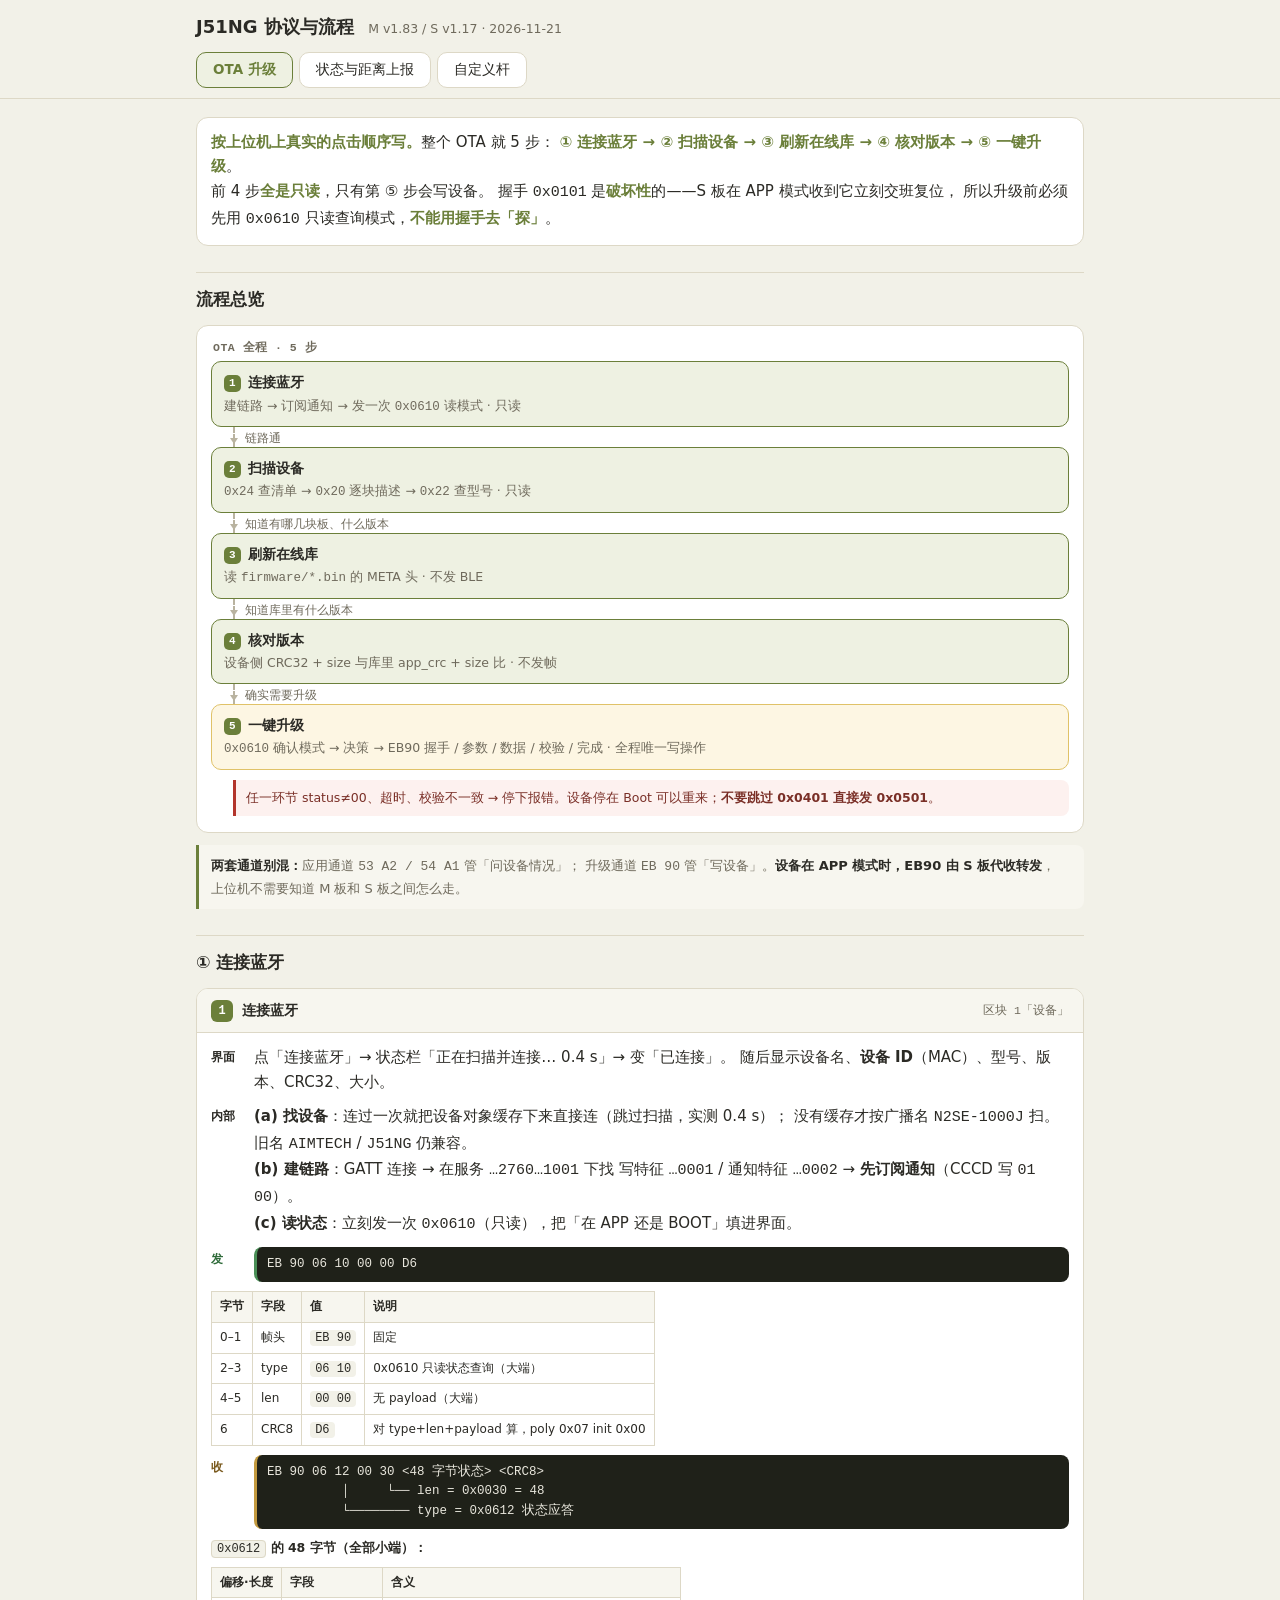
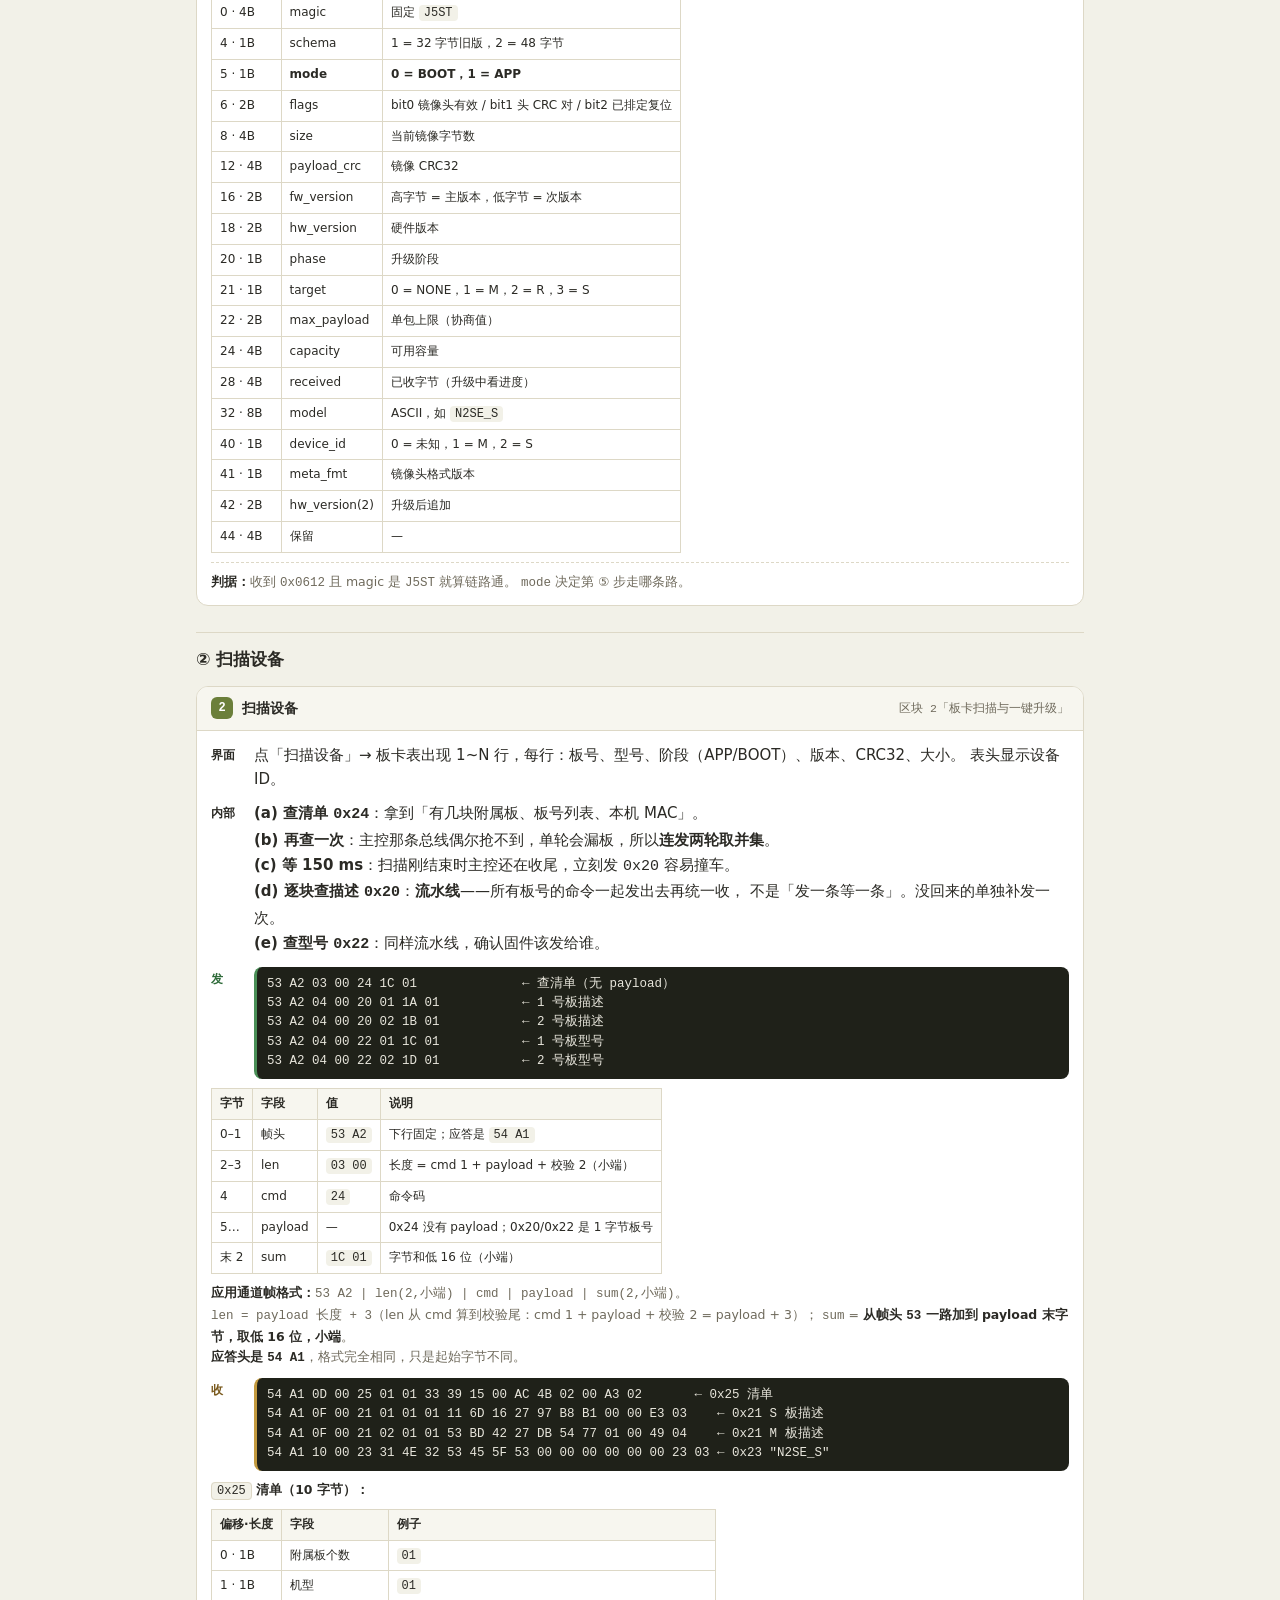
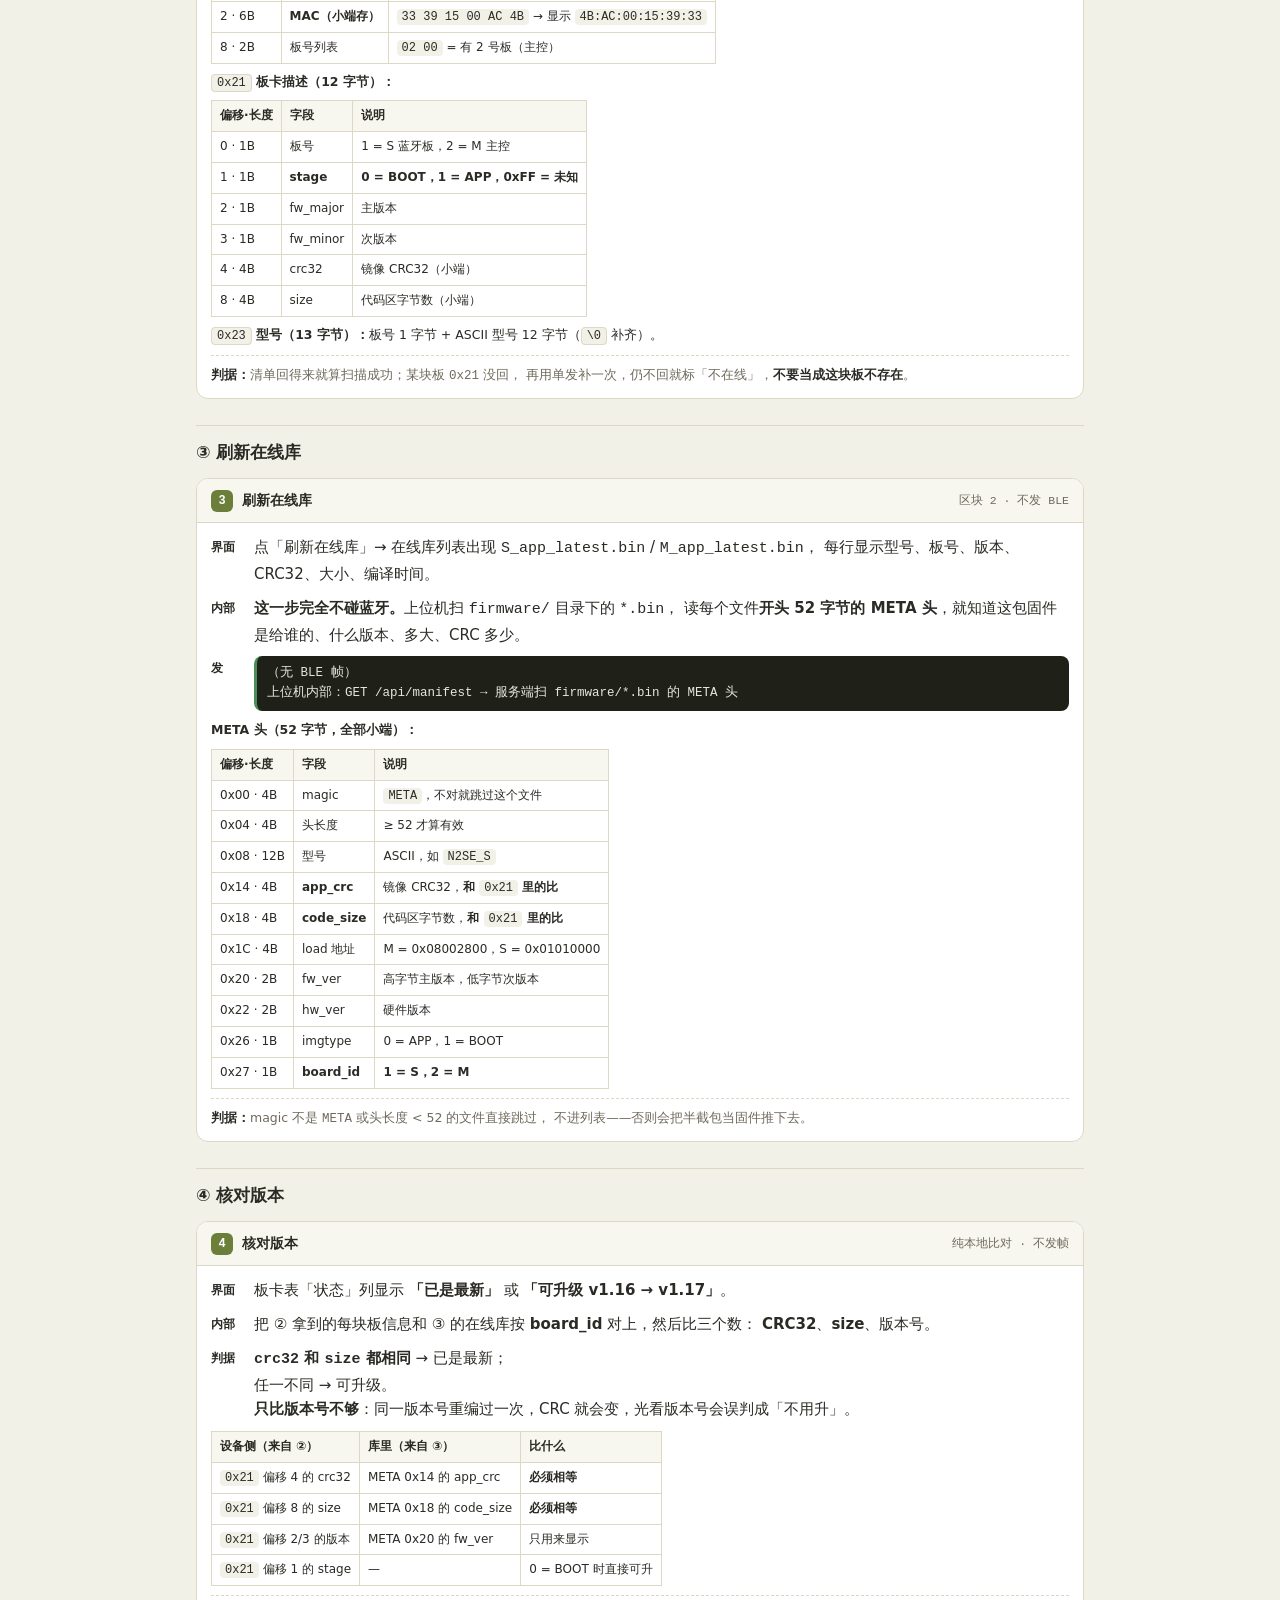
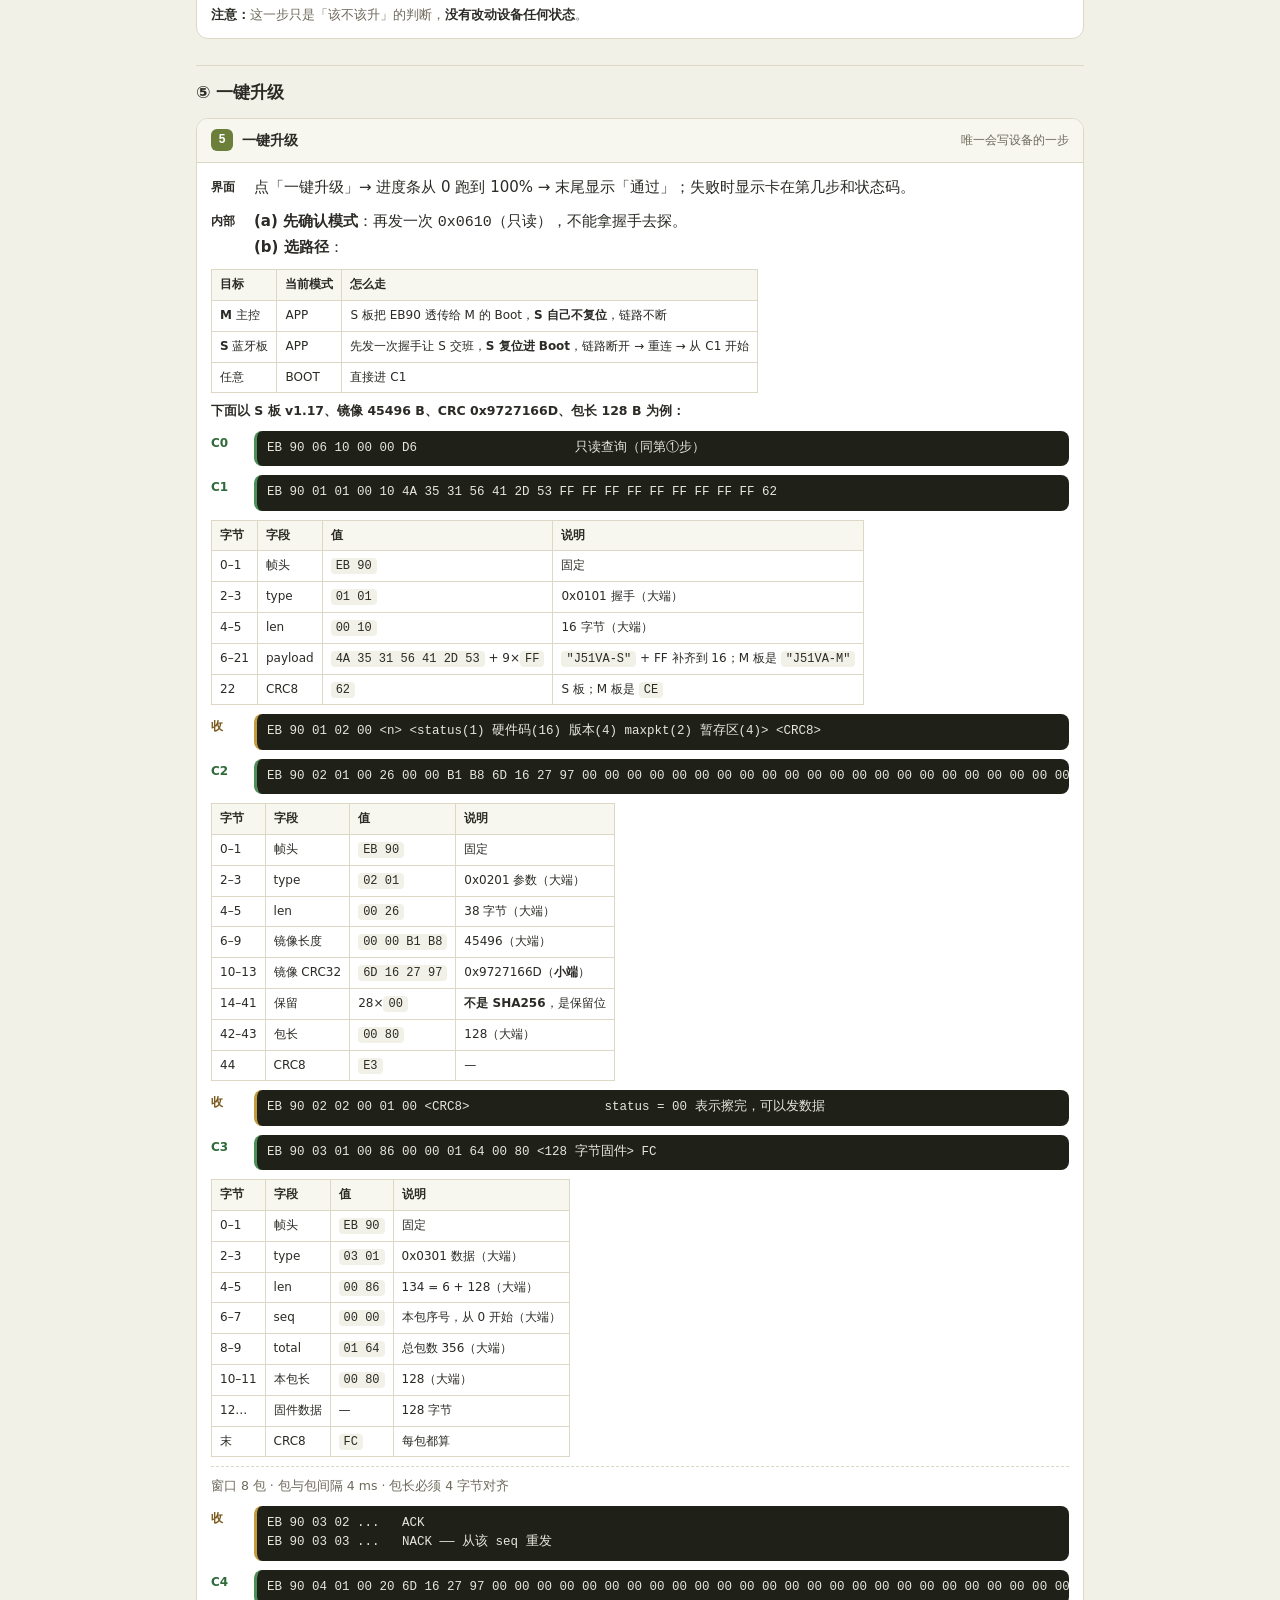
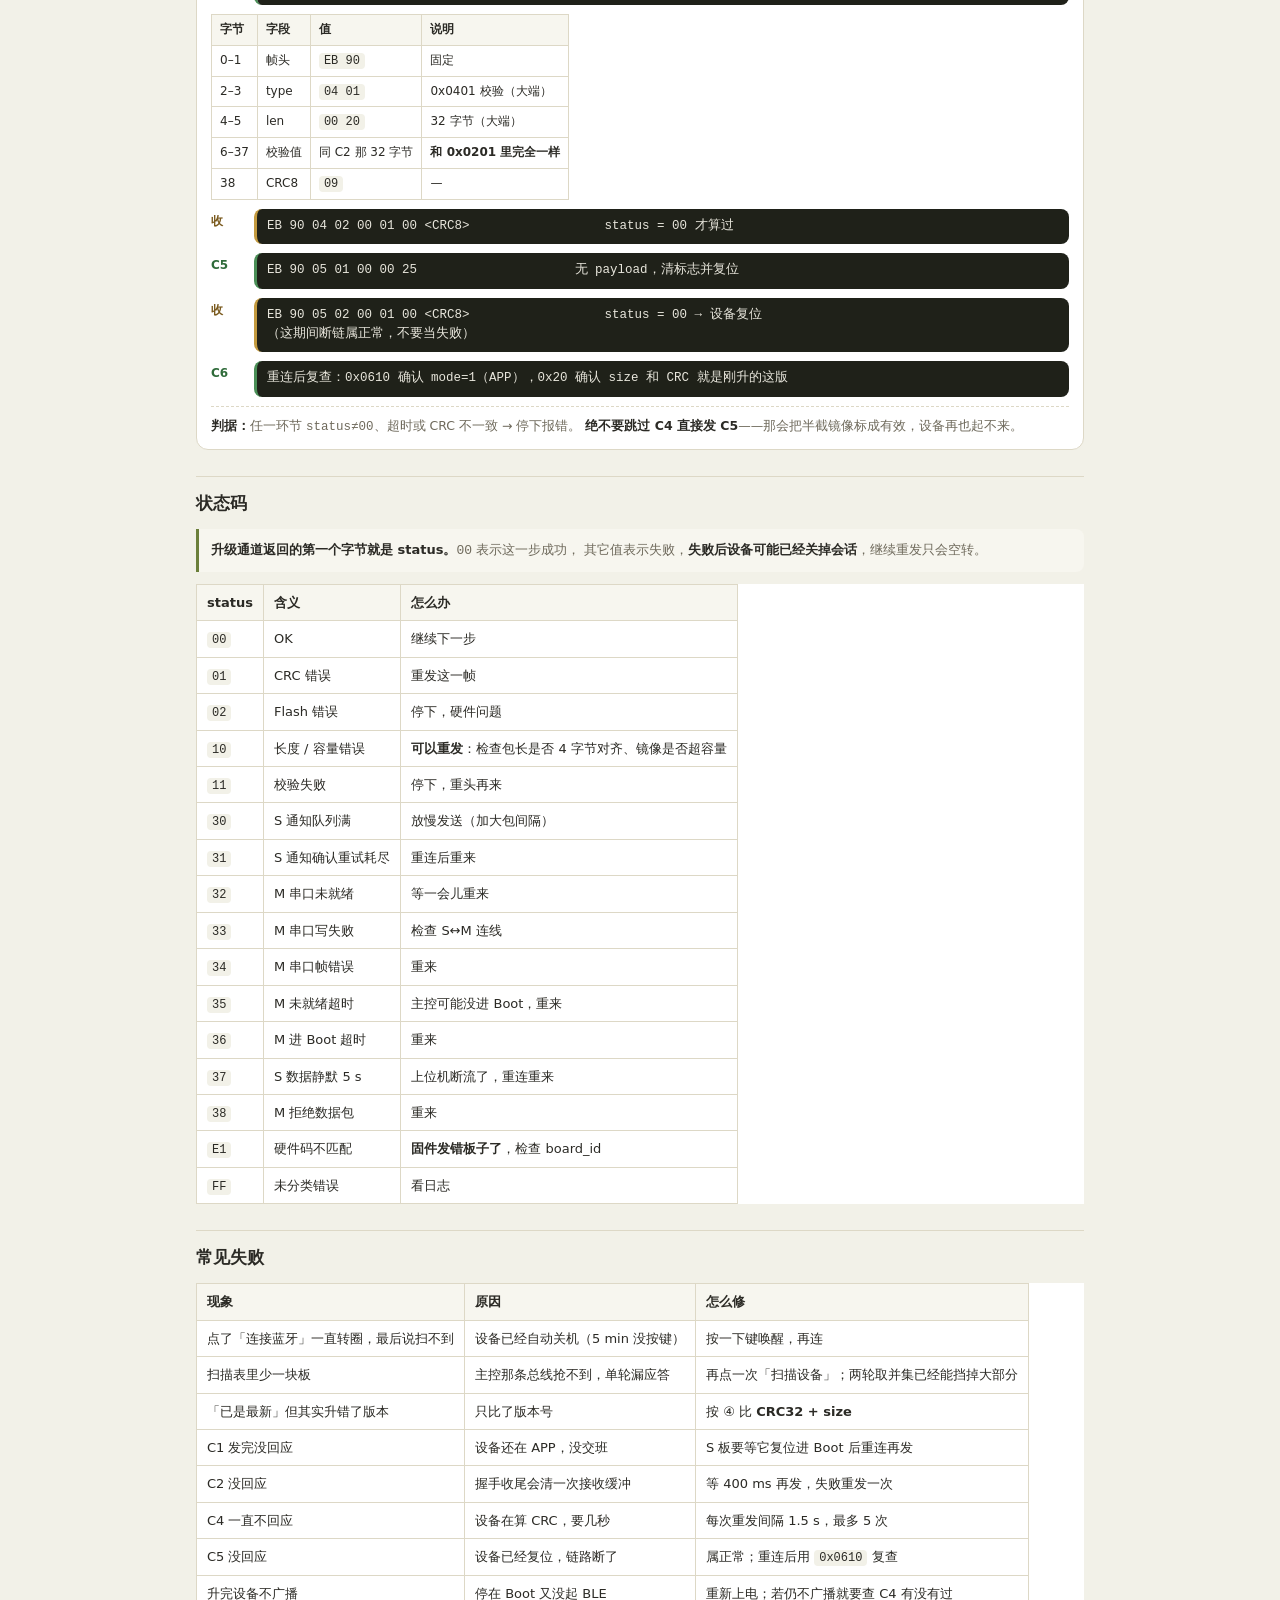
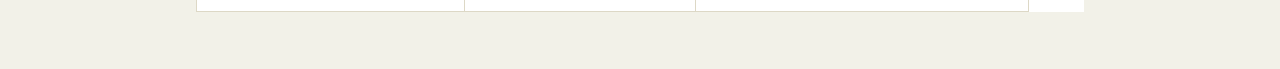
<file: docs/protocol-tabs.html>
<!doctype html>
<html lang="zh-CN">
<head>
<meta charset="utf-8">
<meta name="viewport" content="width=device-width,initial-scale=1">
<title>J51NG 协议与流程</title>
<style>
:root{
  --bg:#f2f1e8; --card:#fff; --line:#ddd8c6; --ink:#2b2a25; --muted:#6f6a5c;
  --accent:#6b7f3a; --accent-soft:#eef1e2; --code-bg:#1f2119; --code-ink:#e8e6dc;
  --tx:#2f6b3a; --rx:#7a5a1e; --warn:#b3352c;
}
*{box-sizing:border-box}
body{margin:0;background:var(--bg);color:var(--ink);
     font:15px/1.65 -apple-system,"PingFang SC","Microsoft YaHei",system-ui,sans-serif}
header{position:sticky;top:0;z-index:9;background:var(--bg);border-bottom:1px solid var(--line)}
.hd{max-width:920px;margin:0 auto;padding:12px 16px 0}
h1{font-size:18px;margin:0 0 10px}
h1 small{font-weight:400;color:var(--muted);font-size:12.5px;margin-left:8px}
.tabs{display:flex;gap:6px;flex-wrap:wrap;padding-bottom:10px}
.tabs button{padding:8px 16px;border-radius:10px;border:1px solid var(--line);
  background:var(--card);color:var(--ink);font-size:13.5px;cursor:pointer;font-family:inherit}
.tabs button.on{background:var(--accent-soft);color:var(--accent);border-color:var(--accent);font-weight:600}
main{max-width:920px;margin:0 auto;padding:18px 16px 90px}
h2{font-size:17px;margin:26px 0 12px;padding-top:12px;border-top:1px solid var(--line)}
h2:first-child{border-top:0;padding-top:0;margin-top:0}
h3{font-size:14.5px;margin:20px 0 8px;color:var(--muted)}
p{margin:8px 0}
.lead{background:var(--card);border:1px solid var(--line);border-radius:12px;padding:12px 14px;margin:0 0 6px}
.lead b{color:var(--accent)}

/* ---------- 流程图 ---------- */
.flow{background:var(--card);border:1px solid var(--line);border-radius:12px;padding:16px 14px;margin:12px 0}
.phase{font:600 11.5px/1 ui-monospace,monospace;color:var(--muted);letter-spacing:.5px;
       margin:0 0 8px 2px}
.phase:not(:first-child){margin-top:18px;padding-top:14px;border-top:1px dashed var(--line)}
.fnode{position:relative;border:1.5px solid var(--line);border-radius:10px;padding:9px 12px;
       background:#fbfaf4;font-size:13.5px}
.fnode .fn-t{font-weight:600}
.fnode .fn-d{color:var(--muted);font-size:12.5px;margin-top:2px}
.fnode .fn-h{display:inline-block;font:600 11px/1 ui-monospace,Consolas,monospace;
             background:var(--accent);color:#fff;border-radius:5px;padding:3px 5px;margin-right:7px;
             vertical-align:1px}
.fnode.go{background:var(--accent-soft);border-color:var(--accent)}
.fnode.wait{background:#fdf6e3;border-color:#e0c268}
.farrow{height:20px;margin-left:22px;border-left:2px dashed #b9b3a0;position:relative}
.farrow::after{content:"";position:absolute;left:-5px;bottom:-1px;border:4px solid transparent;
               border-top:6px solid #b9b3a0}
.farrow span{position:absolute;left:10px;top:2px;font-size:11.5px;color:var(--muted);white-space:nowrap}
.fbranch{margin:10px 0 0 22px;padding:8px 10px;border-left:3px solid var(--warn);
         background:#fdf1ef;border-radius:0 8px 8px 0;font-size:12.5px;color:#7a2f27}

/* ---------- 步骤卡 ---------- */
.step{background:var(--card);border:1px solid var(--line);border-radius:12px;
      padding:0;margin:12px 0;overflow:hidden}
.step-h{display:flex;align-items:center;gap:9px;padding:10px 14px;background:#f7f6ef;
        border-bottom:1px solid var(--line);font-weight:600;font-size:14px}
.step-h .no{display:inline-flex;align-items:center;justify-content:center;width:22px;height:22px;
            border-radius:6px;background:var(--accent);color:#fff;font:600 12px/1 ui-monospace,monospace}
.step-h .tag{margin-left:auto;font:400 11.5px ui-monospace,monospace;color:var(--muted)}
.step-b{padding:12px 14px}
.line{display:flex;gap:9px;align-items:flex-start;margin:9px 0}
.line:first-child{margin-top:0}
.lbl{flex:0 0 34px;font-size:12px;font-weight:600;padding-top:3px}
.lbl.tx{color:var(--tx)} .lbl.rx{color:var(--rx)}
.hex{flex:1;min-width:0;background:var(--code-bg);color:var(--code-ink);border-radius:8px;
     padding:8px 10px;font:12.5px/1.55 ui-monospace,Consolas,monospace;
     overflow-x:auto;white-space:pre}
.hex.txb{border-left:3px solid #4a8f57}
.hex.rxb{border-left:3px solid #c39a3f}
.note{color:var(--muted);font-size:12.5px;margin:9px 0 0;padding-top:9px;border-top:1px dashed var(--line)}
.note b{color:var(--ink);font-weight:600}
.field{margin:8px 0 0;font-size:13px}
.field code{background:#f2f1e8;border:1px solid var(--line);border-radius:4px;padding:1px 5px;
            font:12px ui-monospace,Consolas,monospace}
.step-b table{font-size:12px;margin:8px 0}
.step-b th,.step-b td{padding:5px 8px}
.step-b th{white-space:nowrap}
.step-b .field{font-size:12.5px}

/* ---------- 表格 ---------- */
table{border-collapse:collapse;width:100%;margin:10px 0;background:var(--card);font-size:13px;
      display:block;overflow-x:auto}
th,td{border:1px solid var(--line);padding:7px 10px;text-align:left;vertical-align:top;white-space:nowrap}
th{background:#f7f6ef;font-weight:600}
td code{background:#f2f1e8;border-radius:4px;padding:1px 5px;font:12px ui-monospace,Consolas,monospace}

/* ---------- 提示块 ---------- */
.warn{background:#fdf1ef;border-left:3px solid var(--warn);border-radius:0 8px 8px 0;
      padding:10px 12px;margin:12px 0;font-size:13px;color:#7a2f27}
.tip{background:#f7f6ef;border-left:3px solid var(--accent);border-radius:0 8px 8px 0;
     padding:10px 12px;margin:12px 0;font-size:13px;color:var(--muted)}
.tip b{color:var(--ink)}
.placeholder{background:var(--card);border:1px dashed var(--line);border-radius:12px;
             padding:26px 18px;text-align:center;color:var(--muted)}
.placeholder b{display:block;color:var(--ink);font-size:15px;margin-bottom:6px}
@media (max-width:640px){
  .lbl{flex-basis:26px;font-size:11px}
  th,td{white-space:normal}
  .hex{font-size:11.5px}
}
</style>
</head>
<body>

<header>
  <div class="hd">
    <h1>J51NG 协议与流程 <small>M v1.83 / S v1.17 · 2026-11-21</small></h1>
    <div class="tabs">
      <button class="on" data-t="ota">OTA 升级</button>
      <button data-t="report">状态与距离上报</button>
      <button data-t="rod">自定义杆</button>
    </div>
  </div>
</header>

<main>

<!-- ==================== OTA ==================== -->
<section id="ota">

  <div class="lead">
    <b>按上位机上真实的点击顺序写。</b>整个 OTA 就 5 步：
    <b>① 连接蓝牙 → ② 扫描设备 → ③ 刷新在线库 → ④ 核对版本 → ⑤ 一键升级</b>。<br>
    前 4 步<b>全是只读</b>，只有第 ⑤ 步会写设备。
    握手 <code>0x0101</code> 是<b>破坏性</b>的——S 板在 APP 模式收到它立刻交班复位，
    所以升级前必须先用 <code>0x0610</code> 只读查询模式，<b>不能用握手去「探」</b>。
  </div>

  <h2>流程总览</h2>

  <div class="flow">
    <div class="phase">OTA 全程 · 5 步</div>

    <div class="fnode go"><span class="fn-h">1</span><span class="fn-t">连接蓝牙</span>
      <div class="fn-d">建链路 → 订阅通知 → 发一次 <code>0x0610</code> 读模式 · 只读</div></div>
    <div class="farrow"><span>链路通</span></div>

    <div class="fnode go"><span class="fn-h">2</span><span class="fn-t">扫描设备</span>
      <div class="fn-d"><code>0x24</code> 查清单 → <code>0x20</code> 逐块描述 → <code>0x22</code> 查型号 · 只读</div></div>
    <div class="farrow"><span>知道有哪几块板、什么版本</span></div>

    <div class="fnode go"><span class="fn-h">3</span><span class="fn-t">刷新在线库</span>
      <div class="fn-d">读 <code>firmware/*.bin</code> 的 META 头 · 不发 BLE</div></div>
    <div class="farrow"><span>知道库里有什么版本</span></div>

    <div class="fnode go"><span class="fn-h">4</span><span class="fn-t">核对版本</span>
      <div class="fn-d">设备侧 CRC32 + size 与库里 app_crc + size 比 · 不发帧</div></div>
    <div class="farrow"><span>确实需要升级</span></div>

    <div class="fnode wait"><span class="fn-h">5</span><span class="fn-t">一键升级</span>
      <div class="fn-d"><code>0x0610</code> 确认模式 → 决策 → EB90 握手 / 参数 / 数据 / 校验 / 完成 · 全程唯一写操作</div></div>

    <div class="fbranch">任一环节 status≠00、超时、校验不一致 → 停下报错。设备停在 Boot 可以重来；<b>不要跳过 0x0401 直接发 0x0501</b>。</div>
  </div>

  <div class="tip">
    <b>两套通道别混：</b>应用通道 <code>53 A2 / 54 A1</code> 管「问设备情况」；
    升级通道 <code>EB 90</code> 管「写设备」。<b>设备在 APP 模式时，EB90 由 S 板代收转发</b>，
    上位机不需要知道 M 板和 S 板之间怎么走。
  </div>

  <!-- ============ ① ============ -->
  <h2>① 连接蓝牙</h2>

  <div class="step">
    <div class="step-h"><span class="no">1</span>连接蓝牙<span class="tag">区块 1「设备」</span></div>
    <div class="step-b">

      <div class="line"><div class="lbl">界面</div><div>
        点「连接蓝牙」→ 状态栏「正在扫描并连接… 0.4 s」→ 变「已连接」。
        随后显示设备名、<b>设备 ID</b>（MAC）、型号、版本、CRC32、大小。</div></div>

      <div class="line"><div class="lbl">内部</div><div>
        <b>(a) 找设备</b>：连过一次就把设备对象缓存下来直接连（跳过扫描，实测 0.4 s）；
        没有缓存才按广播名 <code>N2SE-1000J</code> 扫。旧名 <code>AIMTECH</code> / <code>J51NG</code> 仍兼容。<br>
        <b>(b) 建链路</b>：GATT 连接 → 在服务 <code>…2760…1001</code> 下找
        写特征 <code>…0001</code> / 通知特征 <code>…0002</code> → <b>先订阅通知</b>（CCCD 写 <code>01 00</code>）。<br>
        <b>(c) 读状态</b>：立刻发一次 <code>0x0610</code>（只读），把「在 APP 还是 BOOT」填进界面。</div></div>

      <div class="line"><div class="lbl tx">发</div><div class="hex txb">EB 90 06 10 00 00 D6</div></div>
<table><thead><tr><th>字节</th><th>字段</th><th>值</th><th>说明</th></tr></thead><tbody><tr><td>0–1</td><td>帧头</td><td><code>EB 90</code></td><td>固定</td></tr><tr><td>2–3</td><td>type</td><td><code>06 10</code></td><td>0x0610 只读状态查询（大端）</td></tr><tr><td>4–5</td><td>len</td><td><code>00 00</code></td><td>无 payload（大端）</td></tr><tr><td>6</td><td>CRC8</td><td><code>D6</code></td><td>对 type+len+payload 算，poly 0x07 init 0x00</td></tr></tbody></table>

      <div class="line"><div class="lbl rx">收</div><div class="hex rxb">EB 90 06 12 00 30 &lt;48 字节状态&gt; &lt;CRC8&gt;
          │     └── len = 0x0030 = 48
          └──────── type = 0x0612 状态应答</div></div>

      <div class="field"><b><code>0x0612</code> 的 48 字节（全部小端）：</b></div>
      <table>
        <thead><tr><th>偏移·长度</th><th>字段</th><th>含义</th></tr></thead>
        <tbody>
          <tr><td>0 · 4B</td><td>magic</td><td>固定 <code>J5ST</code></td></tr>
          <tr><td>4 · 1B</td><td>schema</td><td>1 = 32 字节旧版，2 = 48 字节</td></tr>
          <tr><td>5 · 1B</td><td><b>mode</b></td><td><b>0 = BOOT，1 = APP</b></td></tr>
          <tr><td>6 · 2B</td><td>flags</td><td>bit0 镜像头有效 / bit1 头 CRC 对 / bit2 已排定复位</td></tr>
          <tr><td>8 · 4B</td><td>size</td><td>当前镜像字节数</td></tr>
          <tr><td>12 · 4B</td><td>payload_crc</td><td>镜像 CRC32</td></tr>
          <tr><td>16 · 2B</td><td>fw_version</td><td>高字节 = 主版本，低字节 = 次版本</td></tr>
          <tr><td>18 · 2B</td><td>hw_version</td><td>硬件版本</td></tr>
          <tr><td>20 · 1B</td><td>phase</td><td>升级阶段</td></tr>
          <tr><td>21 · 1B</td><td>target</td><td>0 = NONE，1 = M，2 = R，3 = S</td></tr>
          <tr><td>22 · 2B</td><td>max_payload</td><td>单包上限（协商值）</td></tr>
          <tr><td>24 · 4B</td><td>capacity</td><td>可用容量</td></tr>
          <tr><td>28 · 4B</td><td>received</td><td>已收字节（升级中看进度）</td></tr>
          <tr><td>32 · 8B</td><td>model</td><td>ASCII，如 <code>N2SE_S</code></td></tr>
          <tr><td>40 · 1B</td><td>device_id</td><td>0 = 未知，1 = M，2 = S</td></tr>
          <tr><td>41 · 1B</td><td>meta_fmt</td><td>镜像头格式版本</td></tr>
          <tr><td>42 · 2B</td><td>hw_version(2)</td><td>升级后追加</td></tr>
          <tr><td>44 · 4B</td><td>保留</td><td>—</td></tr>
        </tbody>
      </table>

      <p class="note"><b>判据：</b>收到 <code>0x0612</code> 且 magic 是 <code>J5ST</code> 就算链路通。
      <code>mode</code> 决定第 ⑤ 步走哪条路。</p>
    </div>
  </div>

  <!-- ============ ② ============ -->
  <h2>② 扫描设备</h2>

  <div class="step">
    <div class="step-h"><span class="no">2</span>扫描设备<span class="tag">区块 2「板卡扫描与一键升级」</span></div>
    <div class="step-b">

      <div class="line"><div class="lbl">界面</div><div>
        点「扫描设备」→ 板卡表出现 1~N 行，每行：板号、型号、阶段（APP/BOOT）、版本、CRC32、大小。
        表头显示设备 ID。</div></div>

      <div class="line"><div class="lbl">内部</div><div>
        <b>(a) 查清单 <code>0x24</code></b>：拿到「有几块附属板、板号列表、本机 MAC」。<br>
        <b>(b) 再查一次</b>：主控那条总线偶尔抢不到，单轮会漏板，所以<b>连发两轮取并集</b>。<br>
        <b>(c) 等 150 ms</b>：扫描刚结束时主控还在收尾，立刻发 <code>0x20</code> 容易撞车。<br>
        <b>(d) 逐块查描述 <code>0x20</code></b>：<b>流水线</b>——所有板号的命令一起发出去再统一收，
        不是「发一条等一条」。没回来的单独补发一次。<br>
        <b>(e) 查型号 <code>0x22</code></b>：同样流水线，确认固件该发给谁。</div></div>

      <div class="line"><div class="lbl tx">发</div><div class="hex txb">53 A2 03 00 24 1C 01              ← 查清单（无 payload）
53 A2 04 00 20 01 1A 01           ← 1 号板描述
53 A2 04 00 20 02 1B 01           ← 2 号板描述
53 A2 04 00 22 01 1C 01           ← 1 号板型号
53 A2 04 00 22 02 1D 01           ← 2 号板型号</div></div>
<table><thead><tr><th>字节</th><th>字段</th><th>值</th><th>说明</th></tr></thead><tbody><tr><td>0–1</td><td>帧头</td><td><code>53 A2</code></td><td>下行固定；应答是 <code>54 A1</code></td></tr><tr><td>2–3</td><td>len</td><td><code>03 00</code></td><td>长度 = cmd 1 + payload + 校验 2（小端）</td></tr><tr><td>4</td><td>cmd</td><td><code>24</code></td><td>命令码</td></tr><tr><td>5…</td><td>payload</td><td>—</td><td>0x24 没有 payload；0x20/0x22 是 1 字节板号</td></tr><tr><td>末 2</td><td>sum</td><td><code>1C 01</code></td><td>字节和低 16 位（小端）</td></tr></tbody></table>

      <p class="note" style="border-top:0;padding-top:0">
        <b>应用通道帧格式：</b><code>53 A2 | len(2,小端) | cmd | payload | sum(2,小端)</code>。<br>
        <code>len = payload 长度 + 3</code>（len 从 cmd 算到校验尾：cmd 1 + payload + 校验 2 = payload + 3）；
        <code>sum</code> = <b>从帧头 <code>53</code> 一路加到 payload 末字节，取低 16 位，小端</b>。<br>
        <b>应答头是 <code>54 A1</code></b>，格式完全相同，只是起始字节不同。
      </p>

      <div class="line"><div class="lbl rx">收</div><div class="hex rxb">54 A1 0D 00 25 01 01 33 39 15 00 AC 4B 02 00 A3 02       ← 0x25 清单
54 A1 0F 00 21 01 01 01 11 6D 16 27 97 B8 B1 00 00 E3 03    ← 0x21 S 板描述
54 A1 0F 00 21 02 01 01 53 BD 42 27 DB 54 77 01 00 49 04    ← 0x21 M 板描述
54 A1 10 00 23 31 4E 32 53 45 5F 53 00 00 00 00 00 00 23 03 ← 0x23 "N2SE_S"</div></div>

      <div class="field"><b><code>0x25</code> 清单（10 字节）：</b></div>
      <table>
        <thead><tr><th>偏移·长度</th><th>字段</th><th>例子</th></tr></thead>
        <tbody>
          <tr><td>0 · 1B</td><td>附属板个数</td><td><code>01</code></td></tr>
          <tr><td>1 · 1B</td><td>机型</td><td><code>01</code></td></tr>
          <tr><td>2 · 6B</td><td><b>MAC（小端存）</b></td><td><code>33 39 15 00 AC 4B</code> → 显示 <code>4B:AC:00:15:39:33</code></td></tr>
          <tr><td>8 · 2B</td><td>板号列表</td><td><code>02 00</code> = 有 2 号板（主控）</td></tr>
        </tbody>
      </table>

      <div class="field"><b><code>0x21</code> 板卡描述（12 字节）：</b></div>
      <table>
        <thead><tr><th>偏移·长度</th><th>字段</th><th>说明</th></tr></thead>
        <tbody>
          <tr><td>0 · 1B</td><td>板号</td><td>1 = S 蓝牙板，2 = M 主控</td></tr>
          <tr><td>1 · 1B</td><td><b>stage</b></td><td><b>0 = BOOT，1 = APP，0xFF = 未知</b></td></tr>
          <tr><td>2 · 1B</td><td>fw_major</td><td>主版本</td></tr>
          <tr><td>3 · 1B</td><td>fw_minor</td><td>次版本</td></tr>
          <tr><td>4 · 4B</td><td>crc32</td><td>镜像 CRC32（小端）</td></tr>
          <tr><td>8 · 4B</td><td>size</td><td>代码区字节数（小端）</td></tr>
        </tbody>
      </table>

      <div class="field"><b><code>0x23</code> 型号（13 字节）：</b>板号 1 字节 + ASCII 型号 12 字节（<code>\0</code> 补齐）。</div>

      <p class="note"><b>判据：</b>清单回得来就算扫描成功；某块板 <code>0x21</code> 没回，
      再用单发补一次，仍不回就标「不在线」，<b>不要当成这块板不存在</b>。</p>
    </div>
  </div>

  <!-- ============ ③ ============ -->
  <h2>③ 刷新在线库</h2>

  <div class="step">
    <div class="step-h"><span class="no">3</span>刷新在线库<span class="tag">区块 2 · 不发 BLE</span></div>
    <div class="step-b">

      <div class="line"><div class="lbl">界面</div><div>
        点「刷新在线库」→ 在线库列表出现 <code>S_app_latest.bin</code> / <code>M_app_latest.bin</code>，
        每行显示型号、板号、版本、CRC32、大小、编译时间。</div></div>

      <div class="line"><div class="lbl">内部</div><div>
        <b>这一步完全不碰蓝牙。</b>上位机扫 <code>firmware/</code> 目录下的 <code>*.bin</code>，
        读每个文件<b>开头 52 字节的 META 头</b>，就知道这包固件是给谁的、什么版本、多大、CRC 多少。</div></div>

      <div class="line"><div class="lbl">发</div><div class="hex txb">（无 BLE 帧）
上位机内部：GET /api/manifest → 服务端扫 firmware/*.bin 的 META 头</div></div>

      <div class="field"><b>META 头（52 字节，全部小端）：</b></div>
      <table>
        <thead><tr><th>偏移·长度</th><th>字段</th><th>说明</th></tr></thead>
        <tbody>
          <tr><td>0x00 · 4B</td><td>magic</td><td><code>META</code>，不对就跳过这个文件</td></tr>
          <tr><td>0x04 · 4B</td><td>头长度</td><td>≥ 52 才算有效</td></tr>
          <tr><td>0x08 · 12B</td><td>型号</td><td>ASCII，如 <code>N2SE_S</code></td></tr>
          <tr><td>0x14 · 4B</td><td><b>app_crc</b></td><td>镜像 CRC32，<b>和 <code>0x21</code> 里的比</b></td></tr>
          <tr><td>0x18 · 4B</td><td><b>code_size</b></td><td>代码区字节数，<b>和 <code>0x21</code> 里的比</b></td></tr>
          <tr><td>0x1C · 4B</td><td>load 地址</td><td>M = 0x08002800，S = 0x01010000</td></tr>
          <tr><td>0x20 · 2B</td><td>fw_ver</td><td>高字节主版本，低字节次版本</td></tr>
          <tr><td>0x22 · 2B</td><td>hw_ver</td><td>硬件版本</td></tr>
          <tr><td>0x26 · 1B</td><td>imgtype</td><td>0 = APP，1 = BOOT</td></tr>
          <tr><td>0x27 · 1B</td><td><b>board_id</b></td><td><b>1 = S，2 = M</b></td></tr>
        </tbody>
      </table>

      <p class="note"><b>判据：</b>magic 不是 <code>META</code> 或头长度 &lt; 52 的文件直接跳过，
      不进列表——否则会把半截包当固件推下去。</p>
    </div>
  </div>

  <!-- ============ ④ ============ -->
  <h2>④ 核对版本</h2>

  <div class="step">
    <div class="step-h"><span class="no">4</span>核对版本<span class="tag">纯本地比对 · 不发帧</span></div>
    <div class="step-b">

      <div class="line"><div class="lbl">界面</div><div>
        板卡表「状态」列显示 <b>「已是最新」</b> 或 <b>「可升级 v1.16 → v1.17」</b>。</div></div>

      <div class="line"><div class="lbl">内部</div><div>
        把 ② 拿到的每块板信息和 ③ 的在线库按 <b>board_id</b> 对上，然后比三个数：
        <b>CRC32</b>、<b>size</b>、版本号。</div></div>

      <div class="line"><div class="lbl">判据</div><div>
        <b><code>crc32</code> 和 <code>size</code> 都相同</b> → 已是最新；<br>
        任一不同 → 可升级。<br>
        <b>只比版本号不够</b>：同一版本号重编过一次，CRC 就会变，光看版本号会误判成「不用升」。</div></div>

      <table>
        <thead><tr><th>设备侧（来自 ②）</th><th>库里（来自 ③）</th><th>比什么</th></tr></thead>
        <tbody>
          <tr><td><code>0x21</code> 偏移 4 的 crc32</td><td>META 0x14 的 app_crc</td><td><b>必须相等</b></td></tr>
          <tr><td><code>0x21</code> 偏移 8 的 size</td><td>META 0x18 的 code_size</td><td><b>必须相等</b></td></tr>
          <tr><td><code>0x21</code> 偏移 2/3 的版本</td><td>META 0x20 的 fw_ver</td><td>只用来显示</td></tr>
          <tr><td><code>0x21</code> 偏移 1 的 stage</td><td>—</td><td>0 = BOOT 时直接可升</td></tr>
        </tbody>
      </table>

      <p class="note"><b>注意：</b>这一步只是「该不该升」的判断，<b>没有改动设备任何状态</b>。</p>
    </div>
  </div>

  <!-- ============ ⑤ ============ -->
  <h2>⑤ 一键升级</h2>

  <div class="step">
    <div class="step-h"><span class="no">5</span>一键升级<span class="tag">唯一会写设备的一步</span></div>
    <div class="step-b">

      <div class="line"><div class="lbl">界面</div><div>
        点「一键升级」→ 进度条从 0 跑到 100% → 末尾显示「通过」；失败时显示卡在第几步和状态码。</div></div>

      <div class="line"><div class="lbl">内部</div><div>
        <b>(a) 先确认模式</b>：再发一次 <code>0x0610</code>（只读），不能拿握手去探。<br>
        <b>(b) 选路径</b>：</div></div>

      <table>
        <thead><tr><th>目标</th><th>当前模式</th><th>怎么走</th></tr></thead>
        <tbody>
          <tr><td><b>M</b> 主控</td><td>APP</td><td>S 板把 EB90 透传给 M 的 Boot，<b>S 自己不复位</b>，链路不断</td></tr>
          <tr><td><b>S</b> 蓝牙板</td><td>APP</td><td>先发一次握手让 S 交班，<b>S 复位进 Boot</b>，链路断开 → 重连 → 从 C1 开始</td></tr>
          <tr><td>任意</td><td>BOOT</td><td>直接进 C1</td></tr>
        </tbody>
      </table>

      <div class="field"><b>下面以 S 板 v1.17、镜像 45496 B、CRC 0x9727166D、包长 128 B 为例：</b></div>

      <div class="line"><div class="lbl tx">C0</div><div class="hex txb">EB 90 06 10 00 00 D6                     只读查询（同第①步）</div></div>

      <div class="line"><div class="lbl tx">C1</div><div class="hex txb">EB 90 01 01 00 10 4A 35 31 56 41 2D 53 FF FF FF FF FF FF FF FF FF 62</div></div>
<table><thead><tr><th>字节</th><th>字段</th><th>值</th><th>说明</th></tr></thead><tbody><tr><td>0–1</td><td>帧头</td><td><code>EB 90</code></td><td>固定</td></tr><tr><td>2–3</td><td>type</td><td><code>01 01</code></td><td>0x0101 握手（大端）</td></tr><tr><td>4–5</td><td>len</td><td><code>00 10</code></td><td>16 字节（大端）</td></tr><tr><td>6–21</td><td>payload</td><td><code>4A 35 31 56 41 2D 53</code> + 9×<code>FF</code></td><td><code>"J51VA-S"</code> + FF 补齐到 16；M 板是 <code>"J51VA-M"</code></td></tr><tr><td>22</td><td>CRC8</td><td><code>62</code></td><td>S 板；M 板是 <code>CE</code></td></tr></tbody></table>

      <div class="line"><div class="lbl rx">收</div><div class="hex rxb">EB 90 01 02 00 &lt;n&gt; &lt;status(1) 硬件码(16) 版本(4) maxpkt(2) 暂存区(4)&gt; &lt;CRC8&gt;</div></div>

      <div class="line"><div class="lbl tx">C2</div><div class="hex txb">EB 90 02 01 00 26 00 00 B1 B8 6D 16 27 97 00 00 00 00 00 00 00 00 00 00 00 00 00 00 00 00 00 00 00 00 00 00 00 00 00 00 80 E3</div></div>
<table><thead><tr><th>字节</th><th>字段</th><th>值</th><th>说明</th></tr></thead><tbody><tr><td>0–1</td><td>帧头</td><td><code>EB 90</code></td><td>固定</td></tr><tr><td>2–3</td><td>type</td><td><code>02 01</code></td><td>0x0201 参数（大端）</td></tr><tr><td>4–5</td><td>len</td><td><code>00 26</code></td><td>38 字节（大端）</td></tr><tr><td>6–9</td><td>镜像长度</td><td><code>00 00 B1 B8</code></td><td>45496（大端）</td></tr><tr><td>10–13</td><td>镜像 CRC32</td><td><code>6D 16 27 97</code></td><td>0x9727166D（<b>小端</b>）</td></tr><tr><td>14–41</td><td>保留</td><td>28×<code>00</code></td><td><b>不是 SHA256</b>，是保留位</td></tr><tr><td>42–43</td><td>包长</td><td><code>00 80</code></td><td>128（大端）</td></tr><tr><td>44</td><td>CRC8</td><td><code>E3</code></td><td>—</td></tr></tbody></table>

      <div class="line"><div class="lbl rx">收</div><div class="hex rxb">EB 90 02 02 00 01 00 &lt;CRC8&gt;                  status = 00 表示擦完，可以发数据</div></div>

      <div class="line"><div class="lbl tx">C3</div><div class="hex txb">EB 90 03 01 00 86 00 00 01 64 00 80 &lt;128 字节固件&gt; FC</div></div>
<table><thead><tr><th>字节</th><th>字段</th><th>值</th><th>说明</th></tr></thead><tbody><tr><td>0–1</td><td>帧头</td><td><code>EB 90</code></td><td>固定</td></tr><tr><td>2–3</td><td>type</td><td><code>03 01</code></td><td>0x0301 数据（大端）</td></tr><tr><td>4–5</td><td>len</td><td><code>00 86</code></td><td>134 = 6 + 128（大端）</td></tr><tr><td>6–7</td><td>seq</td><td><code>00 00</code></td><td>本包序号，从 0 开始（大端）</td></tr><tr><td>8–9</td><td>total</td><td><code>01 64</code></td><td>总包数 356（大端）</td></tr><tr><td>10–11</td><td>本包长</td><td><code>00 80</code></td><td>128（大端）</td></tr><tr><td>12…</td><td>固件数据</td><td>—</td><td>128 字节</td></tr><tr><td>末</td><td>CRC8</td><td><code>FC</code></td><td>每包都算</td></tr></tbody></table><p class="note">窗口 8 包 · 包与包间隔 4 ms · 包长必须 4 字节对齐</p>

      <div class="line"><div class="lbl rx">收</div><div class="hex rxb">EB 90 03 02 ...   ACK
EB 90 03 03 ...   NACK —— 从该 seq 重发</div></div>

      <div class="line"><div class="lbl tx">C4</div><div class="hex txb">EB 90 04 01 00 20 6D 16 27 97 00 00 00 00 00 00 00 00 00 00 00 00 00 00 00 00 00 00 00 00 00 00 00 00 00 00 09</div></div>
<table><thead><tr><th>字节</th><th>字段</th><th>值</th><th>说明</th></tr></thead><tbody><tr><td>0–1</td><td>帧头</td><td><code>EB 90</code></td><td>固定</td></tr><tr><td>2–3</td><td>type</td><td><code>04 01</code></td><td>0x0401 校验（大端）</td></tr><tr><td>4–5</td><td>len</td><td><code>00 20</code></td><td>32 字节（大端）</td></tr><tr><td>6–37</td><td>校验值</td><td>同 C2 那 32 字节</td><td><b>和 0x0201 里完全一样</b></td></tr><tr><td>38</td><td>CRC8</td><td><code>09</code></td><td>—</td></tr></tbody></table>

      <div class="line"><div class="lbl rx">收</div><div class="hex rxb">EB 90 04 02 00 01 00 &lt;CRC8&gt;                  status = 00 才算过</div></div>

      <div class="line"><div class="lbl tx">C5</div><div class="hex txb">EB 90 05 01 00 00 25                     无 payload，清标志并复位</div></div>

      <div class="line"><div class="lbl rx">收</div><div class="hex rxb">EB 90 05 02 00 01 00 &lt;CRC8&gt;                  status = 00 → 设备复位
（这期间断链属正常，不要当失败）</div></div>

      <div class="line"><div class="lbl tx">C6</div><div class="hex txb">重连后复查：0x0610 确认 mode=1（APP），0x20 确认 size 和 CRC 就是刚升的这版</div></div>

      <p class="note"><b>判据：</b>任一环节 <code>status≠00</code>、超时或 CRC 不一致 → 停下报错。
      <b>绝不要跳过 C4 直接发 C5</b>——那会把半截镜像标成有效，设备再也起不来。</p>
    </div>
  </div>

  <!-- ============ 状态码 ============ -->
  <h2>状态码</h2>

  <div class="tip">
    <b>升级通道返回的第一个字节就是 status。</b><code>00</code> 表示这一步成功，
    其它值表示失败，<b>失败后设备可能已经关掉会话</b>，继续重发只会空转。
  </div>

  <table>
    <thead><tr><th>status</th><th>含义</th><th>怎么办</th></tr></thead>
    <tbody>
      <tr><td><code>00</code></td><td>OK</td><td>继续下一步</td></tr>
      <tr><td><code>01</code></td><td>CRC 错误</td><td>重发这一帧</td></tr>
      <tr><td><code>02</code></td><td>Flash 错误</td><td>停下，硬件问题</td></tr>
      <tr><td><code>10</code></td><td>长度 / 容量错误</td><td><b>可以重发</b>：检查包长是否 4 字节对齐、镜像是否超容量</td></tr>
      <tr><td><code>11</code></td><td>校验失败</td><td>停下，重头再来</td></tr>
      <tr><td><code>30</code></td><td>S 通知队列满</td><td>放慢发送（加大包间隔）</td></tr>
      <tr><td><code>31</code></td><td>S 通知确认重试耗尽</td><td>重连后重来</td></tr>
      <tr><td><code>32</code></td><td>M 串口未就绪</td><td>等一会儿重来</td></tr>
      <tr><td><code>33</code></td><td>M 串口写失败</td><td>检查 S↔M 连线</td></tr>
      <tr><td><code>34</code></td><td>M 串口帧错误</td><td>重来</td></tr>
      <tr><td><code>35</code></td><td>M 未就绪超时</td><td>主控可能没进 Boot，重来</td></tr>
      <tr><td><code>36</code></td><td>M 进 Boot 超时</td><td>重来</td></tr>
      <tr><td><code>37</code></td><td>S 数据静默 5 s</td><td>上位机断流了，重连重来</td></tr>
      <tr><td><code>38</code></td><td>M 拒绝数据包</td><td>重来</td></tr>
      <tr><td><code>E1</code></td><td>硬件码不匹配</td><td><b>固件发错板子了</b>，检查 board_id</td></tr>
      <tr><td><code>FF</code></td><td>未分类错误</td><td>看日志</td></tr>
    </tbody>
  </table>

  <h2>常见失败</h2>

  <table>
    <thead><tr><th>现象</th><th>原因</th><th>怎么修</th></tr></thead>
    <tbody>
      <tr><td>点了「连接蓝牙」一直转圈，最后说扫不到</td><td>设备已经自动关机（5 min 没按键）</td><td>按一下键唤醒，再连</td></tr>
      <tr><td>扫描表里少一块板</td><td>主控那条总线抢不到，单轮漏应答</td><td>再点一次「扫描设备」；两轮取并集已经能挡掉大部分</td></tr>
      <tr><td>「已是最新」但其实升错了版本</td><td>只比了版本号</td><td>按 ④ 比 <b>CRC32 + size</b></td></tr>
      <tr><td>C1 发完没回应</td><td>设备还在 APP，没交班</td><td>S 板要等它复位进 Boot 后重连再发</td></tr>
      <tr><td>C2 没回应</td><td>握手收尾会清一次接收缓冲</td><td>等 400 ms 再发，失败重发一次</td></tr>
      <tr><td>C4 一直不回应</td><td>设备在算 CRC，要几秒</td><td>每次重发间隔 1.5 s，最多 5 次</td></tr>
      <tr><td>C5 没回应</td><td>设备已经复位，链路断了</td><td>属正常；重连后用 <code>0x0610</code> 复查</td></tr>
      <tr><td>升完设备不广播</td><td>停在 Boot 又没起 BLE</td><td>重新上电；若仍不广播就要查 C4 有没有过</td></tr>
    </tbody>
  </table>

</section>

<!-- ==================== 状态与距离上报 ==================== -->
<section id="report" hidden>

  <div class="lead">
    <b>这一页以「看」为主。</b>连上以后副板自己往上发，不需要你轮询；
    只有下面那几个按钮才发帧。距离 / 坡度 / 高差单位都是 <b>dm（0.1 m）</b>，
    页面上除以 10 显示成 m。<br>
    上行帧头固定 <code>54 A1</code>，格式和 <code>53 A2</code> 一样：
    <code>54 A1 | len(2,小端) | code | payload | sum(2,小端)</code>。
  </div>

  <h2>流程总览</h2>

  <div class="flow">
    <div class="phase">状态与距离上报 · 3 段</div>

    <div class="fnode go"><span class="fn-h">1</span><span class="fn-t">连上就自动收</span>
      <div class="fn-d">电量 <code>0x06</code> · 雷达状态 <code>0x0B</code> · 模式 <code>0x0C</code>　<b>不用发帧</b></div></div>
    <div class="farrow"><span>副板持续上报</span></div>

    <div class="fnode go"><span class="fn-h">2</span><span class="fn-t">一次击球结算</span>
      <div class="fn-d">一组 <code>0x07</code> → <code>0x08</code> → <code>0x09</code> → <code>0x0C</code>，外加 <code>0x0A</code> 推荐杆</div></div>
    <div class="farrow"><span>想手动控制</span></div>

    <div class="fnode wait"><span class="fn-h">3</span><span class="fn-t">手动下发</span>
      <div class="fn-d">推荐杆 <code>0x09</code> · 唤醒/休眠 <code>0x03</code> · 查连接 <code>0x05</code> · 查版本 <code>0x0A</code></div></div>

    <div class="fbranch">这页<b>没有轮询</b>——副板是主动推的。App 只管收帧 + 解析，别自己定时去问。</div>
  </div>

  <!-- ============ ① ============ -->
  <h2>① 连上就自动收：常驻上报</h2>

  <div class="step">
    <div class="step-h"><span class="no">1</span>常驻上报<span class="tag">不需要发帧</span></div>
    <div class="step-b">

      <div class="line"><div class="lbl">界面</div><div>
        设备信息区里「电量 / 雷达 / 模式」这三项，连上几秒内会自己出现数值。</div></div>

      <div class="line"><div class="lbl">内部</div><div>
        副板主循环每 10 ms 一拍，<b>每拍最多只发一帧</b>（发多了会把 BLE 通道刷满，
        把 <code>0x07</code>/<code>0x08</code>/<code>0x09</code> 和别的应答都挤掉）。<br>
        电量：<b>变了立刻发</b>，没变就 <b>1 秒</b>发一次。<br>
        雷达状态：唤醒 / 休眠 / 查连接时各回一帧。<br>
        模式：每次结算随那一组一起发。</div></div>

      <div class="line"><div class="lbl rx">收</div><div class="hex rxb">54 A1 04 00 06 03 02 01        ← 0x06 电量 = 3（满 4）
54 A1 04 00 0B 01 05 01        ← 0x0B 雷达 = 1（开）
54 A1 04 00 0C 01 06 01        ← 0x0C 模式 = 1（两点距）</div></div>

      <table>
        <thead><tr><th>code</th><th>长度</th><th>字段</th><th>取值</th></tr></thead>
        <tbody>
          <tr><td><code>0x06</code></td><td>1 B</td><td>电量</td><td>0 ~ 4，4 = 满</td></tr>
          <tr><td><code>0x0B</code></td><td>1 B</td><td>雷达状态</td><td>0 = 关，1 = 开</td></tr>
          <tr><td><code>0x0C</code></td><td>1 B</td><td><b>测量模式</b></td><td><b>0 = 单点距离，1 = 两点距</b></td></tr>
        </tbody>
      </table>

      <p class="note"><b>为什么 <code>0x0C</code> 必须收：</b><code>0x07</code> 里装的到底是「到目标的直线距离」
      还是「A 点到 B 点两点距」，<b>只有 <code>0x0C</code> 说得清</b>。同一个 <code>0x07</code>，
      模式不同含义完全不同。</p>
    </div>
  </div>

  <!-- ============ ② ============ -->
  <h2>② 一次击球：一组 5 帧</h2>

  <div class="step">
    <div class="step-h"><span class="no">2</span>测量结果<span class="tag">主控结算后自动推</span></div>
    <div class="step-b">

      <div class="line"><div class="lbl">界面</div><div>
        主显的大数字（距离/两点距）、坡度、高差、推荐杆一起刷新。</div></div>

      <div class="line"><div class="lbl">内部</div><div>
        主控算完一次，把结果写进 <code>0x1040</code> 寄存器池；副板发现「直线距离 &gt; 0」就把
        四个值锁存下来，然后<b>按固定顺序一拍发一帧</b>，发完清标志等下一次结算。<br>
        顺序是 <b><code>0x07</code> → <code>0x08</code> → <code>0x09</code> → <code>0x0C</code></b>。
        推荐杆 <code>0x0A</code> 是另一条路：副板拿距离去问主控要推荐，回帧单独发。</div></div>

      <div class="line"><div class="lbl rx">收</div><div class="hex rxb">54 A1 05 00 07 9A 00 9B 01    ← 0x07 距离    = 0x009A = 154 dm = 15.4 m
54 A1 05 00 08 03 00 05 01    ← 0x08 坡度    = 3 dm = 0.3 m
54 A1 05 00 09 02 00 05 01    ← 0x09 垂直高差 = 2 dm = 0.2 m（单点模式恒为 0）
54 A1 04 00 0C 01 06 01       ← 0x0C 模式    = 1 两点距
54 A1 05 00 0A 09 00 0D 01    ← 0x0A 推荐杆  = 0x0009 = I4</div></div>

      <table>
        <thead><tr><th>code</th><th>长度</th><th>字段</th><th>单位 / 换算</th></tr></thead>
        <tbody>
          <tr><td><code>0x07</code></td><td>2 B 小端</td><td>直线距离 / 两点距</td><td><b>dm</b>，除以 10 得米</td></tr>
          <tr><td><code>0x08</code></td><td>2 B 小端</td><td>坡度（高差）</td><td><b>dm</b>，除以 10 得米</td></tr>
          <tr><td><code>0x09</code></td><td>2 B 小端</td><td>垂直高差</td><td><b>dm</b>；单点模式恒为 0</td></tr>
          <tr><td><code>0x0C</code></td><td>1 B</td><td>模式</td><td>0 = 单点，1 = 两点</td></tr>
          <tr><td><code>0x0A</code></td><td>2 B 小端</td><td>推荐杆号</td><td>见下方杆号表，<code>0xEF</code> = 无推荐</td></tr>
        </tbody>
      </table>

      <p class="note"><b>坑：</b>第一次连上时，<code>0x07</code> 可能<b>先于</b>任何一帧 <code>0x0C</code> 到达。
      这时别默认按「单点」显示，<b>先标「模式未知」</b>，等 <code>0x0C</code> 到了再定性。
      反过来，如果你把单点距离当成两点距报给用户，读数会差一截。</p>
    </div>
  </div>

  <!-- ============ ③ ============ -->
  <h2>③ 手动下发</h2>

  <div class="step">
    <div class="step-h"><span class="no">3</span>下发区<span class="tag">区块 B「下发」</span></div>
    <div class="step-b">

      <div class="line"><div class="lbl">界面</div><div>
        下拉选杆 +「下发推荐杆」、「唤醒」、「休眠」、「查连接」、「查版本」，
        下面还有一个「发送」用来手敲任意 hex。</div></div>

      <div class="line"><div class="lbl tx">发</div><div class="hex txb">53 A2 03 00 0A 02 01              ← 查版本（无 payload）
53 A2 04 00 09 09 0B 01           ← 下发推荐杆 = 0x09 (I4)
53 A2 04 00 03 01 FD 00           ← 唤醒  (0x03 payload=01)
53 A2 04 00 03 02 FE 00           ← 休眠  (0x03 payload=02)
53 A2 04 00 05 01 FF 00           ← 查连接(0x05 payload=01)</div></div>

      <table>
        <thead><tr><th>按钮</th><th>cmd</th><th>payload</th><th>副板动作</th><th>应答</th></tr></thead>
        <tbody>
          <tr><td>下发推荐杆</td><td><code>0x09</code></td><td>杆号 1 B</td><td>写主控寄存器「推荐杆 / 杆号」</td><td>无</td></tr>
          <tr><td>唤醒</td><td><code>0x03</code></td><td><code>01</code></td><td>雷达状态置 1，清主控关机计数</td><td><code>0x0B</code></td></tr>
          <tr><td>休眠</td><td><code>0x03</code></td><td><code>02</code></td><td>雷达状态置 0，置主控关机计数</td><td><code>0x0B</code></td></tr>
          <tr><td>查连接</td><td><code>0x05</code></td><td><code>01</code></td><td>置「蓝牙已连」上报位，回一帧雷达状态</td><td><code>0x0B</code></td></tr>
          <tr><td>查版本</td><td><code>0x0A</code></td><td>无</td><td>回构建日期码</td><td><code>0x13</code></td></tr>
        </tbody>
      </table>

      <div class="line"><div class="lbl rx">收</div><div class="hex rxb">54 A1 07 00 13 01 0E 08 26 4C 01    ← 0x13 构建码 4 字节</div></div>

      <div class="warn">
        <b><code>0x03</code> 不是「蓝牙省电开关」。</b>它改的是<b>雷达</b>的休眠/唤醒标志
        （顺带清/置主控的关机计数），代码里真正的雷达电源 <code>LIDAR_POWER_ON/OFF</code>
        目前是注释掉的。<b><code>0x0A</code> 回的也不是 <code>vX.YY</code></b>——
        那是 4 字节构建日期码，真版本要走 <code>0x20 → 0x21</code>（见「OTA 升级」页第②步）。
      </div>
    </div>
  </div>

  <!-- ============ 杆号 ============ -->
  <h2>杆号对照表（<code>0x09</code> 与 <code>0x0A</code> 共用）</h2>

  <table>
    <thead><tr><th>值</th><th>杆</th><th>值</th><th>杆</th><th>值</th><th>杆</th></tr></thead>
    <tbody>
      <tr><td><code>0x00</code></td><td>W1</td><td><code>0x08</code></td><td>I3</td><td><code>0x10</code></td><td>AM GW</td></tr>
      <tr><td><code>0x01</code></td><td>W3</td><td><code>0x09</code></td><td>I4</td><td><code>0x11</code></td><td>SW</td></tr>
      <tr><td><code>0x02</code></td><td>W5</td><td><code>0x0A</code></td><td>I5</td><td><code>0x12</code></td><td>LW</td></tr>
      <tr><td><code>0x03</code></td><td>W7</td><td><code>0x0B</code></td><td>I6</td><td><code>0x13</code></td><td>AW</td></tr>
      <tr><td><code>0x04</code></td><td>H3</td><td><code>0x0C</code></td><td>I7</td><td><code>0x14</code></td><td>Pt</td></tr>
      <tr><td><code>0x05</code></td><td>H4</td><td><code>0x0D</code></td><td>I8</td><td><code>0xEF</code></td><td><b>无推荐</b></td></tr>
      <tr><td><code>0x06</code></td><td>H5</td><td><code>0x0E</code></td><td>I9</td><td>—</td><td>—</td></tr>
      <tr><td><code>0x07</code></td><td>H6</td><td><code>0x0F</code></td><td>PW</td><td>—</td><td>—</td></tr>
    </tbody>
  </table>

</section>

<!-- ==================== 自定义杆 ==================== -->
<section id="rod" hidden>

  <div class="lead">
    <b>这里下发的是「推荐杆表」</b>——13 支杆各一个均值和一个标准差，共 68 字节。<br>
    链路要走两跳：<b>本页 → 副板 → 主控</b>。副板只做搬运，判断全在主控。
  </div>

  <h2>先搞清楚这张表是干什么的</h2>

  <div class="tip">
    <b>一句话：</b>「自定义杆」= 把 <b>第 5 档球手模型</b> 换成你自己的击球距离。<br>
    主控推荐用哪根杆，靠的就是这张表；标歪了，推荐就歪。
  </div>

  <table>
    <thead><tr><th>档位</th><th>名字</th><th>均值/标准差从哪来</th></tr></thead>
    <tbody>
      <tr><td>0</td><td>男士专业</td><td>固件里的常量表</td></tr>
      <tr><td>1</td><td>男士标准</td><td>固件里的常量表</td></tr>
      <tr><td>2</td><td>女士专业</td><td>固件里的常量表</td></tr>
      <tr><td>3</td><td>女士标准</td><td>固件里的常量表</td></tr>
      <tr><td><b>4（第 5 档）</b></td><td><b>自定义 Pro</b></td><td><b>就是这 68 字节表</b>，存 flash <code>0x0801D000</code></td></tr>
    </tbody>
  </table>

  <div class="field"><b>主控怎么用它：</b></div>
  <p>
    拿到一个目标距离 <code>target</code>，在 <code>target ± 5 码</code> 的区间里，
    用每根杆的 <code>mean ± sigma</code> 正态分布算一个「打进这个区间的概率」，
    <b>概率最高的那根就是推荐杆</b>。所以 <code>mean</code> 是"这根杆一般打多远"，
    <code>sigma</code> 是"这根杆我打得有多飘"——飘得大，同样距离的概率就低。
  </p>

  <div class="warn">
    <b>第 5 档不是永远可用。</b>表没写过、CRC 对不上、或上电校验失败时，
    主控会判第 5 档无效（<code>level_valid()</code>）并回落到常量表。
    这是保护：宁可推荐个通用的，也不用一张坏表乱推。
  </div>

  <div class="field"><b>13 根杆 ≠ 面板上的全部杆号：</b></div>
  <p>
    数据表只有 13 根杆有模型，它们对应面板上的 13 个杆名：
    <code>DRIVER→W1</code>、<code>3W→W3</code>、<code>5W→W5</code>、<code>H4→H4</code>、
    <code>4I→I4</code>、<code>5I→I5</code>、<code>6I→I6</code>、<code>7I→I7</code>、
    <code>8I→I8</code>、<code>9I→I9</code>、<code>PW→PW</code>、<code>GW→GW</code>、<code>SW→SW</code>。<br>
    面板上还有 <b>W7 / H3 / H5 / LW</b> 四个杆号<b>没有模型</b>——既不能在「自定义杆」里标定，
    也不会被推荐算法选中。这是数据表本身的定义，不是这里漏了。
  </p>

  <div class="flow">
    <div class="phase">下发链路（本页 → 副板 → 主控）</div>
    <div class="fnode"><span class="fn-h">1</span><span class="fn-t">0x0D 分三片写进副板暂存区</span>
      <div class="fn-d">68 字节 = 28 + 28 + 12，每片间隔 450 ms</div></div>
    <div class="farrow"><span>三片都收下</span></div>
    <div class="fnode"><span class="fn-h">2</span><span class="fn-t">0x0E 提交（cmd=1）</span>
      <div class="fn-d">副板开始用 Modbus 写主控</div></div>
    <div class="farrow"><span>副板内部：三帧 FC16 + 一帧 FC06</span></div>
    <div class="fnode"><span class="fn-h">3</span><span class="fn-t">主控算 CRC / 擦页 / 写 / 回读</span>
      <div class="fn-d">写 0x2000 / 0x200E / 0x201C，提交命令字 0x1080</div></div>
    <div class="farrow"><span>副板 FC03 读 0x1050</span></div>
    <div class="fnode go"><span class="fn-h">4</span><span class="fn-t">0x15 回帧（6 字节）</span>
      <div class="fn-d"><code>ack · valid · ver · count · crc16</code></div></div>
    <div class="fbranch">主控 600 ms 没回 → 副板再要一次，还没有才回 <code>0xE1</code>。别当成立刻失败。</div>
  </div>

  <!-- ============ ① ============ -->
  <h2>① 读取主控当前表</h2>

  <div class="step">
    <div class="step-h"><span class="no">1</span>读取主控状态<span class="tag">区块 A</span></div>
    <div class="step-b">
      <div class="line"><div class="lbl">界面</div><div>点「读取主控状态」→ 底部显示「主控：v1 13 杆 crc=0x____」或「主控：无自定义表」。</div></div>
      <div class="line"><div class="lbl">内部</div><div>
        先发 <code>0x0E</code> 命令 <code>04</code>（只读状态，<b>不写数据</b>），
        然后每 180 ms 发一次 <code>0x0F</code> 去取结果，最多等 4 s。</div></div>

      <div class="line"><div class="lbl tx">发</div><div class="hex txb">53 A2 04 00 0E 04 0B 01     ← 0x0E 命令 = 04（查状态）
53 A2 03 00 0F 07 01        ← 0x0F 取结果（轮询）</div></div>

      <div class="line"><div class="lbl rx">收</div><div class="hex rxb">54 A1 09 00 15 04 01 01 0D 34 12 6A 01</div></div>

      <p class="note"><b>判据：</b><code>valid = 0</code> 就说明主控里没有自定义表，
      界面要显示「无自定义表 → 需要下发」，不能当成读取失败。</p>
    </div>
  </div>

  <!-- ============ ② ============ -->
  <h2>② 编辑：68 字节表结构</h2>

  <div class="step">
    <div class="step-h"><span class="no">2</span>表结构<span class="tag">纯前端，不发帧</span></div>
    <div class="step-b">
      <div class="line"><div class="lbl">界面</div><div>
        13 行，每行填「最近 ~ 最远」两个边界（单位：码），右边显示换算出来的「均值 ± σ」。</div></div>
      <div class="line"><div class="lbl">内部</div><div>
        表里存的是算法要的 <code>mean</code> 和 <code>sigma</code>，不是边界。换算关系：<br>
        <code>mean = (最近 + 最远) / 2</code>，<code>sigma = (最远 − 最近) / 4</code>（覆盖 ±2σ，约 95%）。<br>
        两者都<b>按「码 × 2」定点存</b>，所以界面上填 240 码，存进去是 480。</div></div>

      <table>
        <thead><tr><th>偏移·长度</th><th>字段</th><th>说明</th></tr></thead>
        <tbody>
          <tr><td>0 · 1B</td><td><code>'G'</code></td><td>固定 <code>0x47</code></td></tr>
          <tr><td>1 · 1B</td><td><code>'R'</code></td><td>固定 <code>0x52</code></td></tr>
          <tr><td>2 · 1B</td><td>ver</td><td>表版本，当前 <code>1</code></td></tr>
          <tr><td>3 · 1B</td><td>count</td><td>杆数，当前 <code>13</code></td></tr>
          <tr><td>4 · 1B</td><td>tol</td><td>容差，当前 <code>5</code></td></tr>
          <tr><td>5 · 1B</td><td>保留</td><td><code>0</code></td></tr>
          <tr><td>6 · 2B</td><td><b>crc16</b></td><td>小端；<b>算的时候先把这两位填 0</b></td></tr>
          <tr><td>8 · 8B</td><td>保留</td><td>整表先填 <code>0xFF</code>，与主控 <code>cr_default()</code> 一致</td></tr>
          <tr><td>16 · 52B</td><td>13 × { mean, sigma }</td><td>每个 <code>int16 / uint16</code> 小端，单位「码 × 2」</td></tr>
        </tbody>
      </table>

      <p class="note"><b>CRC：</b>CRC16-CCITT，<b>初值 <code>0xFFFF</code>，多项式 <code>0x1021</code></b>，
      覆盖<b>整个 68 字节</b>（算之前把偏移 6、7 置 0），结果按<b>小端</b>写回偏移 6、7。</p>

      <div class="field"><b>13 支杆的顺序与默认值（mean×2 / sigma×2）——默认就是「男士标准」那一行：</b></div>
      <table>
        <thead><tr><th>#</th><th>杆</th><th>默认 mean×2</th><th>默认 sigma×2</th><th>#</th><th>杆</th><th>默认 mean×2</th><th>默认 sigma×2</th></tr></thead>
        <tbody>
          <tr><td>0</td><td>DRIVER</td><td>480</td><td>24</td><td>7</td><td>7I</td><td>260</td><td>38</td></tr>
          <tr><td>1</td><td>3W</td><td>420</td><td>28</td><td>8</td><td>8I</td><td>230</td><td>40</td></tr>
          <tr><td>2</td><td>5W</td><td>390</td><td>30</td><td>9</td><td>9I</td><td>200</td><td>42</td></tr>
          <tr><td>3</td><td>H4</td><td>360</td><td>32</td><td>10</td><td>PW</td><td>180</td><td>44</td></tr>
          <tr><td>4</td><td>4I</td><td>320</td><td>34</td><td>11</td><td>GW</td><td>156</td><td>46</td></tr>
          <tr><td>5</td><td>5I</td><td>300</td><td>36</td><td>12</td><td>SW</td><td>130</td><td>50</td></tr>
          <tr><td>6</td><td>6I</td><td>280</td><td>36</td><td>—</td><td>—</td><td>—</td><td>—</td></tr>
        </tbody>
      </table>
    </div>
  </div>

  <!-- ============ ③ ============ -->
  <h2>③ 下发：三片 + 提交</h2>

  <div class="step">
    <div class="step-h"><span class="no">3</span>下发到主控<span class="tag">区块 B</span></div>
    <div class="step-b">
      <div class="line"><div class="lbl">界面</div><div>点「下发到主控」→「下发中 1/3 → 2/3 → 3/3 → 提交中…」→「下发成功 · 校验一致」。</div></div>
      <div class="line"><div class="lbl">内部</div><div>
        <b>先分三片写进副板暂存区</b>（每片间隔 450 ms，按<b>字节</b>切：28 + 28 + 12 = 68），
        三片都收下后再发<b>提交命令</b>。<br>
        副板收到提交后，用 Modbus 把同一份 68 字节写成三帧 FC16——但 Modbus 一根寄存器是
        <b>16 位 = 2 字节</b>，所以这里按<b>寄存器</b>切：<code>0x2000</code>(14 个) /
        <code>0x200E</code>(14 个) / <code>0x201C</code>(6 个)，共 <b>34 个寄存器 = 68 字节</b>。<br>
        最后写 <code>0x1080</code> 命令字，再读 <code>0x1050</code> 拿校验结果。</div></div>

      <div class="line"><div class="lbl tx">发</div><div class="hex txb">片1 53 A2 22 00 0D 00 00 1C &lt;28 字节&gt; 40 01
片2 53 A2 22 00 0D 1C 00 1C &lt;28 字节&gt; 5C 01
片3 53 A2 12 00 0D 38 00 0C &lt;12 字节&gt; 58 01
提交 53 A2 04 00 0E 01 08 01</div></div>

      <table>
        <thead><tr><th>字节</th><th>字段</th><th>值</th><th>说明</th></tr></thead>
        <tbody>
          <tr><td>0–1</td><td>帧头</td><td><code>53 A2</code></td><td>下行</td></tr>
          <tr><td>2–3</td><td>len</td><td><code>22 00</code></td><td>34 = 3 + 28 + 3（小端）</td></tr>
          <tr><td>4</td><td>cmd</td><td><code>0D</code></td><td>杆包分片写</td></tr>
          <tr><td>5–6</td><td>off</td><td><code>00 00</code> / <code>1C 00</code> / <code>38 00</code></td><td>0 / 28 / 56（小端）</td></tr>
          <tr><td>7</td><td>n</td><td><code>1C</code> / <code>1C</code> / <code>0C</code></td><td>28 / 28 / 12，<b>单片最多 28</b></td></tr>
          <tr><td>8…</td><td>data</td><td>—</td><td>该片的表内容</td></tr>
        </tbody>
      </table>

      <div class="line"><div class="lbl rx">收</div><div class="hex rxb">54 A1 09 00 15 01 00 00 1C 00 00 30 01   ← 分片回应：ack=01 off=0000 n=1C
54 A1 09 00 15 02 01 01 0D 34 12 6A 01   ← 提交完成：ack=02 valid=1 ver=1 count=13 crc=0x1234</div></div>

      <p class="note"><b>判据：</b>拿回帧里的 <code>crc16</code> 和本地算的比，
      一致才是「下发成功 · 校验一致」；不一致说明主控存的和你发的不一样，要重下。<br>
      <b>注意分片回应的 6 个字节和提交的不一样</b>：分片是 <code>[01][off_lo][off_hi][n][00][00]</code>，
      提交才是 <code>[ack][valid][ver][count][crc_lo][crc_hi]</code>。</p>

      <div class="tip">
        <b>为什么非要分三片，不能一次发完 68 字节？</b><br>
        <b>不是 BLE 的限制</b>——MTU 247，一帧 <code>53 A2</code> 能带 237 字节 payload，68 字节一次就装得下。<br>
        真正的瓶颈在<b>副板那一段 Modbus</b>：副板发 FC16 的函数把单帧上限写死成
        <b>14 个寄存器</b>（栈上缓冲 <code>buff[9+28]</code>，<code>n &gt; 14</code> 直接返回失败），
        而主控的寄存器表又要求<b>起始地址必须精确命中表项</b>，所以只能登记成
        <code>0x2000</code>(14) / <code>0x200E</code>(14) / <code>0x201C</code>(6) 三段，
        每段都从段首开始写。<b>所以 BLE 这边干脆按 28 字节一片切，一片正好对一帧 Modbus</b>，
        副板收一片就发一帧，不用在副板里再拼包。
      </div>
    </div>
  </div>

  <!-- ============ ④ ============ -->
  <h2>④ 恢复默认 / 擦除</h2>

  <div class="step">
    <div class="step-h"><span class="no">4</span>另外两个动作<span class="tag">0x0E 命令字</span></div>
    <div class="step-b">
      <div class="line"><div class="lbl tx">发</div><div class="hex txb">53 A2 04 00 0E 02 09 01     ← 恢复默认（cmd=02）
53 A2 04 00 0E 03 0A 01     ← 擦除    （cmd=03）</div></div>
      <div class="line"><div class="lbl rx">收</div><div class="hex rxb">54 A1 09 00 15 03 00 00 00 00 00 6C 01   ← 擦除完成 ack=03 valid=0</div></div>

      <table>
        <thead><tr><th>cmd</th><th>动作</th><th>成功时的 ack</th><th>说明</th></tr></thead>
        <tbody>
          <tr><td><code>01</code></td><td>提交</td><td><code>0x02</code></td><td>主控擦页写入并回读校验</td></tr>
          <tr><td><code>02</code></td><td>恢复默认</td><td><code>0x02</code></td><td>主控用出厂表覆盖</td></tr>
          <tr><td><code>03</code></td><td>擦除</td><td><code>0x03</code></td><td>清掉自定义表，之后 <code>valid=0</code></td></tr>
          <tr><td><code>04</code></td><td>查状态</td><td><code>0x04</code></td><td><b>只读，不写 flash</b></td></tr>
        </tbody>
      </table>
    </div>
  </div>

  <!-- ============ 应答码 ============ -->
  <h2>应答码（<code>0x15</code> 第一个字节）</h2>

  <table>
    <thead><tr><th>ack</th><th>含义</th><th>怎么办</th></tr></thead>
    <tbody>
      <tr><td><code>0x01</code></td><td>分片已收下</td><td>继续发下一片</td></tr>
      <tr><td><code>0x02</code></td><td>提交完成</td><td>比对 crc16</td></tr>
      <tr><td><code>0x03</code></td><td>擦除完成</td><td>—</td></tr>
      <tr><td><code>0x04</code></td><td>状态查询结果</td><td>看 <code>valid</code></td></tr>
      <tr><td><code>0x81</code></td><td>已受理，还在跑</td><td><b>不是结束</b>，继续轮询 <code>0x0F</code></td></tr>
      <tr><td><code>0x91</code></td><td>主控链路未就绪</td><td>副板刚上电 / 正在升级，等会儿重来</td></tr>
      <tr><td><code>0x92</code></td><td>第 1 片没发出去</td><td>串口问题，重来</td></tr>
      <tr><td><code>0x93</code></td><td>第 2 片没发出去</td><td>同上</td></tr>
      <tr><td><code>0x94</code></td><td>第 3 片没发出去</td><td>同上</td></tr>
      <tr><td><code>0xE1</code></td><td>主控 600 ms 没回 <code>0x1050</code></td><td>已重试过一次；仍失败就重来</td></tr>
      <tr><td><code>0xE2</code></td><td>副板串口这一帧没发出去</td><td>检查 S↔M 连线</td></tr>
      <tr><td><code>0x82 ~ 0x8F</code></td><td>主控 Modbus 异常应答（<code>0x80 | 异常码</code>）</td><td>异常码 = 低 4 位</td></tr>
    </tbody>
  </table>

</section>

</main>

<script>
/* 在控制台的 iframe 里打开时，把自身高度报给父窗口：内部切 tab 后外层也跟着变高 */
function __reportH() {
  try {
    var h = Math.max(document.body.scrollHeight, document.documentElement.scrollHeight, document.body.offsetHeight);
    parent.postMessage({ __doc: "protocol-tabs", h: h }, "*");
  } catch (e) {}
}
window.addEventListener("load", function () { __reportH(); setTimeout(__reportH, 60); });

document.querySelectorAll('.tabs button').forEach(function (b) {
  b.addEventListener('click', function () {
    document.querySelectorAll('.tabs button').forEach(function (x) { x.classList.toggle('on', x === b); });
    document.querySelectorAll('main > section').forEach(function (s) {
      s.hidden = s.id !== b.dataset.t;
    });
    window.scrollTo(0, 0);
    __reportH();                 /* 高度变了要告诉外层 iframe */
    setTimeout(__reportH, 60);
  });
});
</script>
</body>
</html>
</file>
